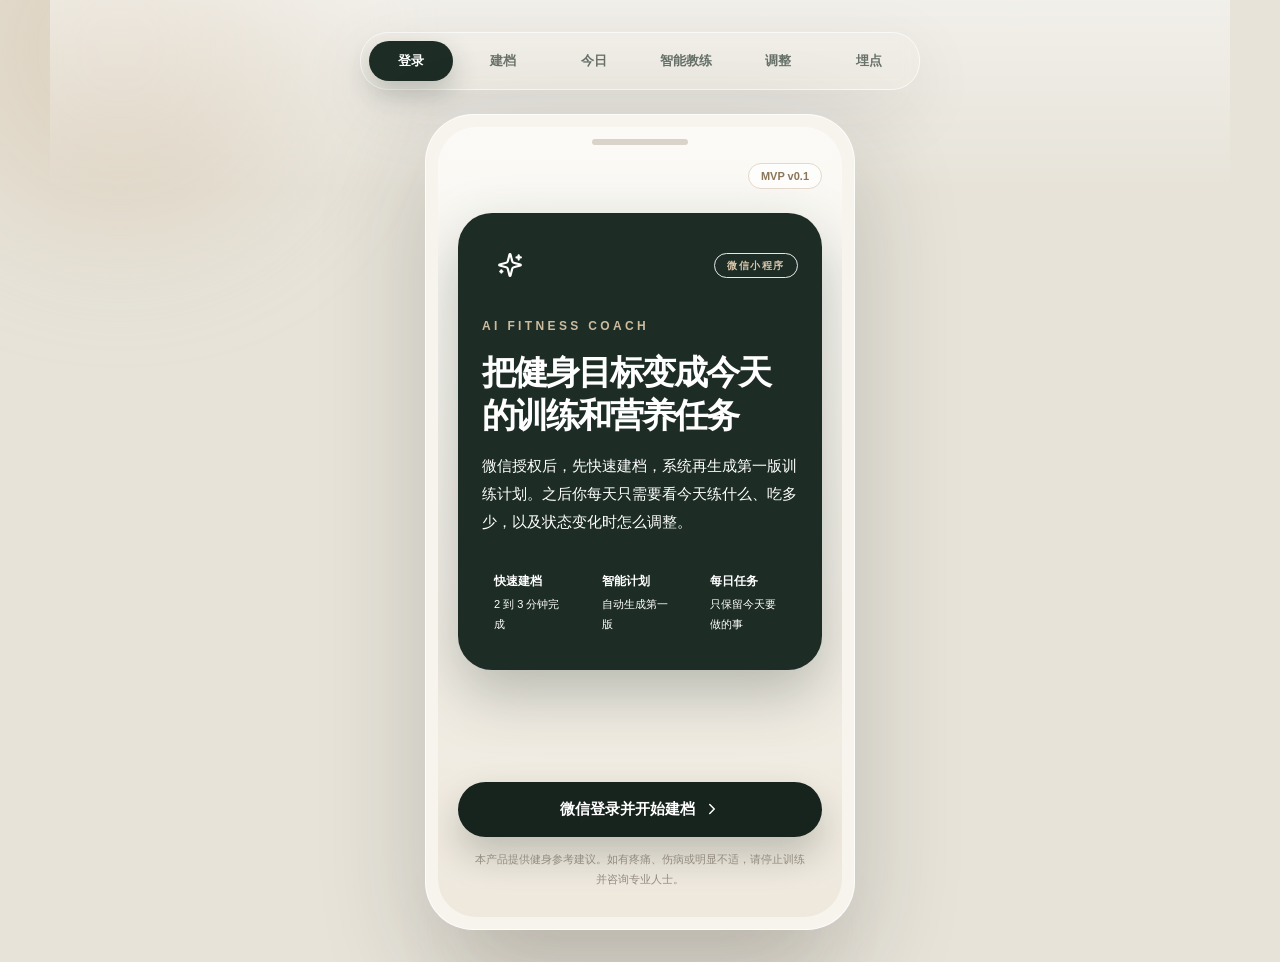
<file: fitness-prototype/index.html>
<!doctype html>
<html lang="zh-CN">
  <head>
    <meta charset="UTF-8" />
    <meta name="viewport" content="width=device-width, initial-scale=1.0" />
    <title>电商 AI 客服工作台</title>
    <script type="module" crossorigin src="./assets/main-us33CD3c.js"></script>
    <link rel="modulepreload" crossorigin href="./assets/styles-5Q-bwn3B.js">
    <link rel="stylesheet" crossorigin href="./assets/styles-BPwmDV9m.css">
  </head>
  <body>
    <div id="root"></div>
  </body>
</html>
</file>
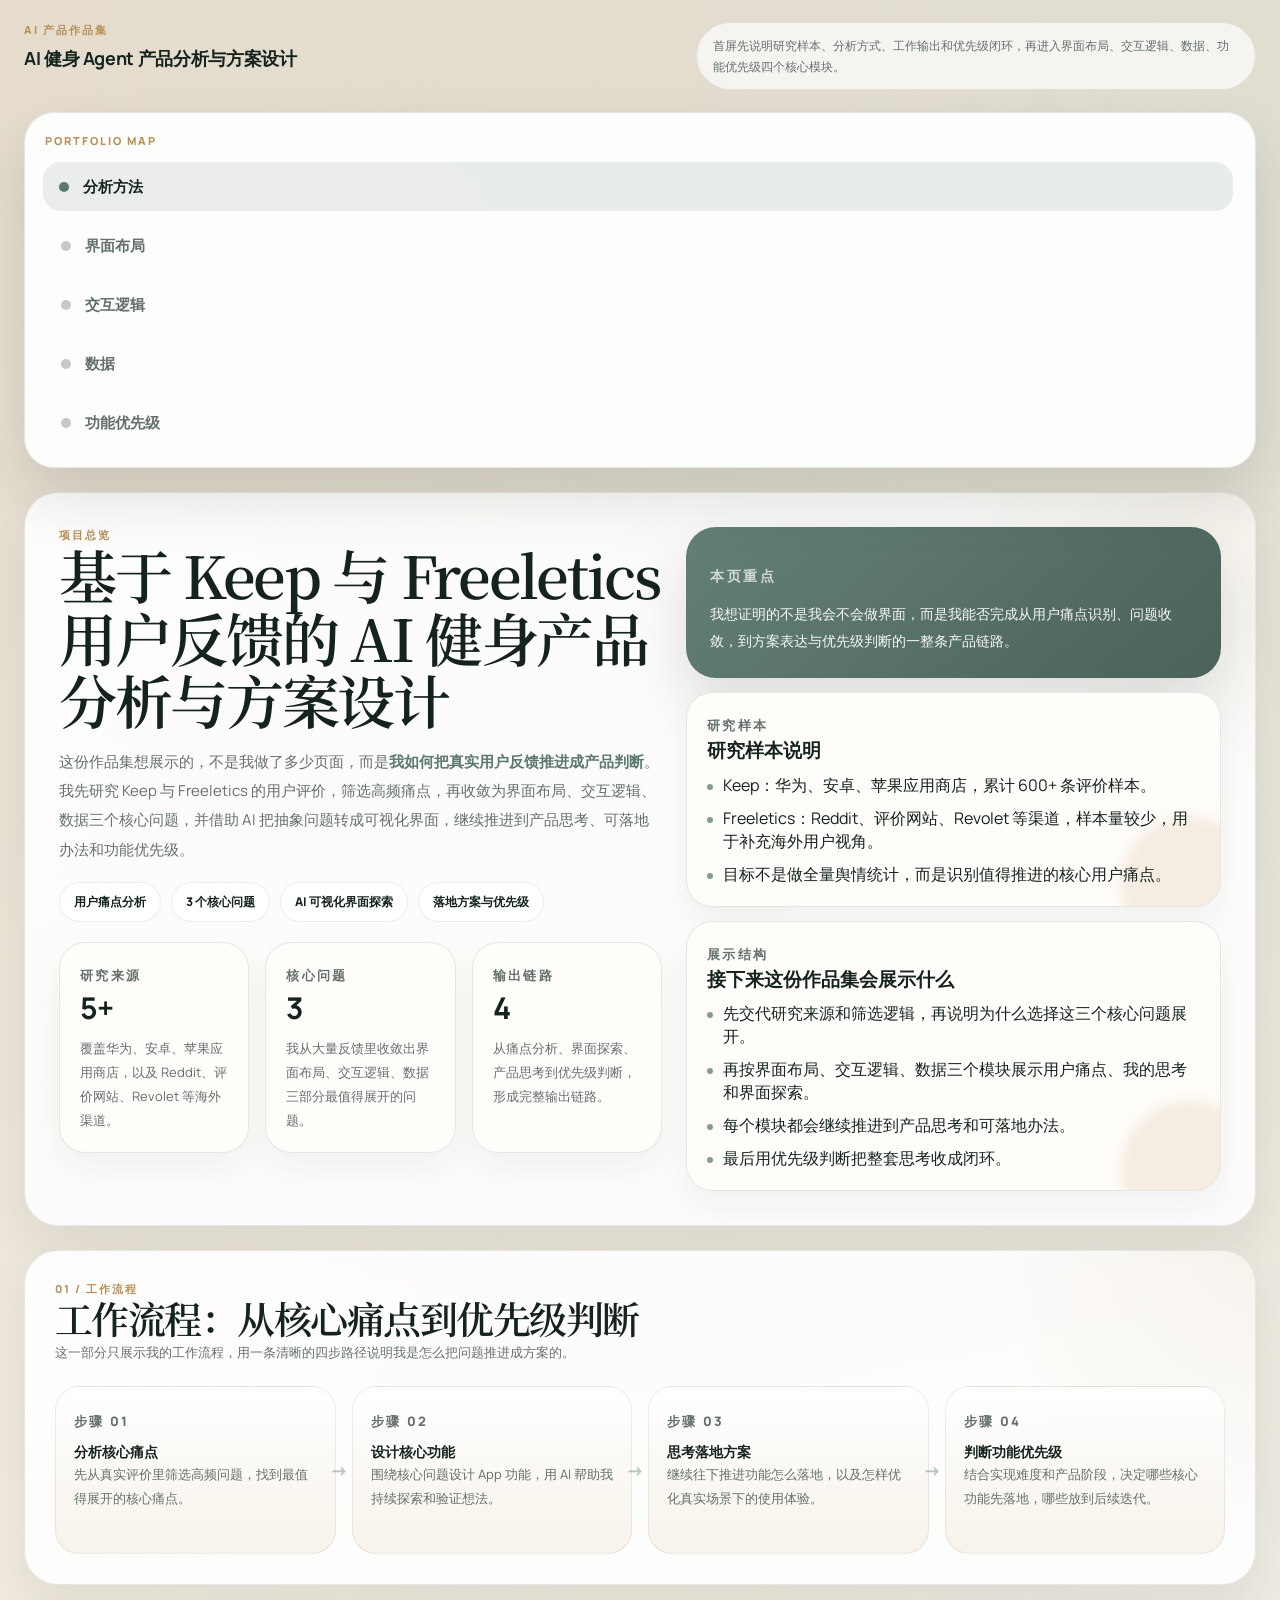
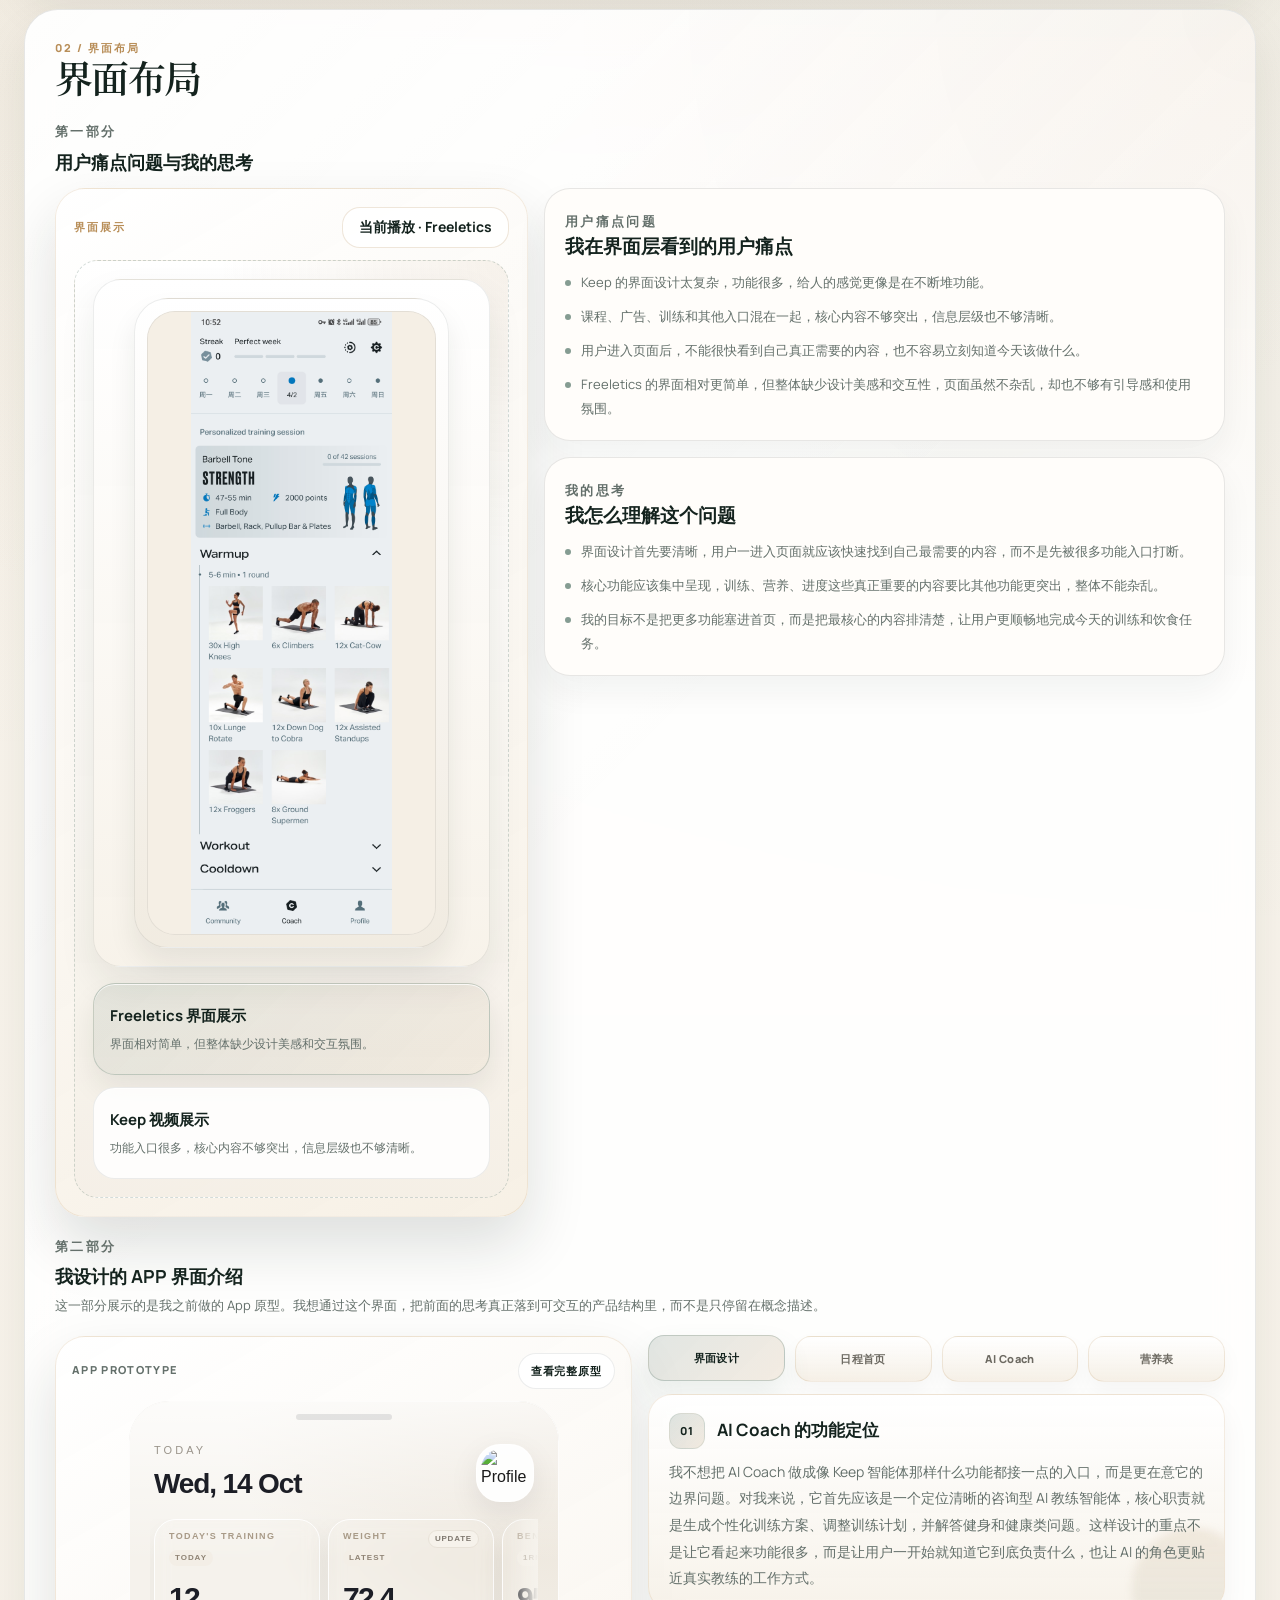
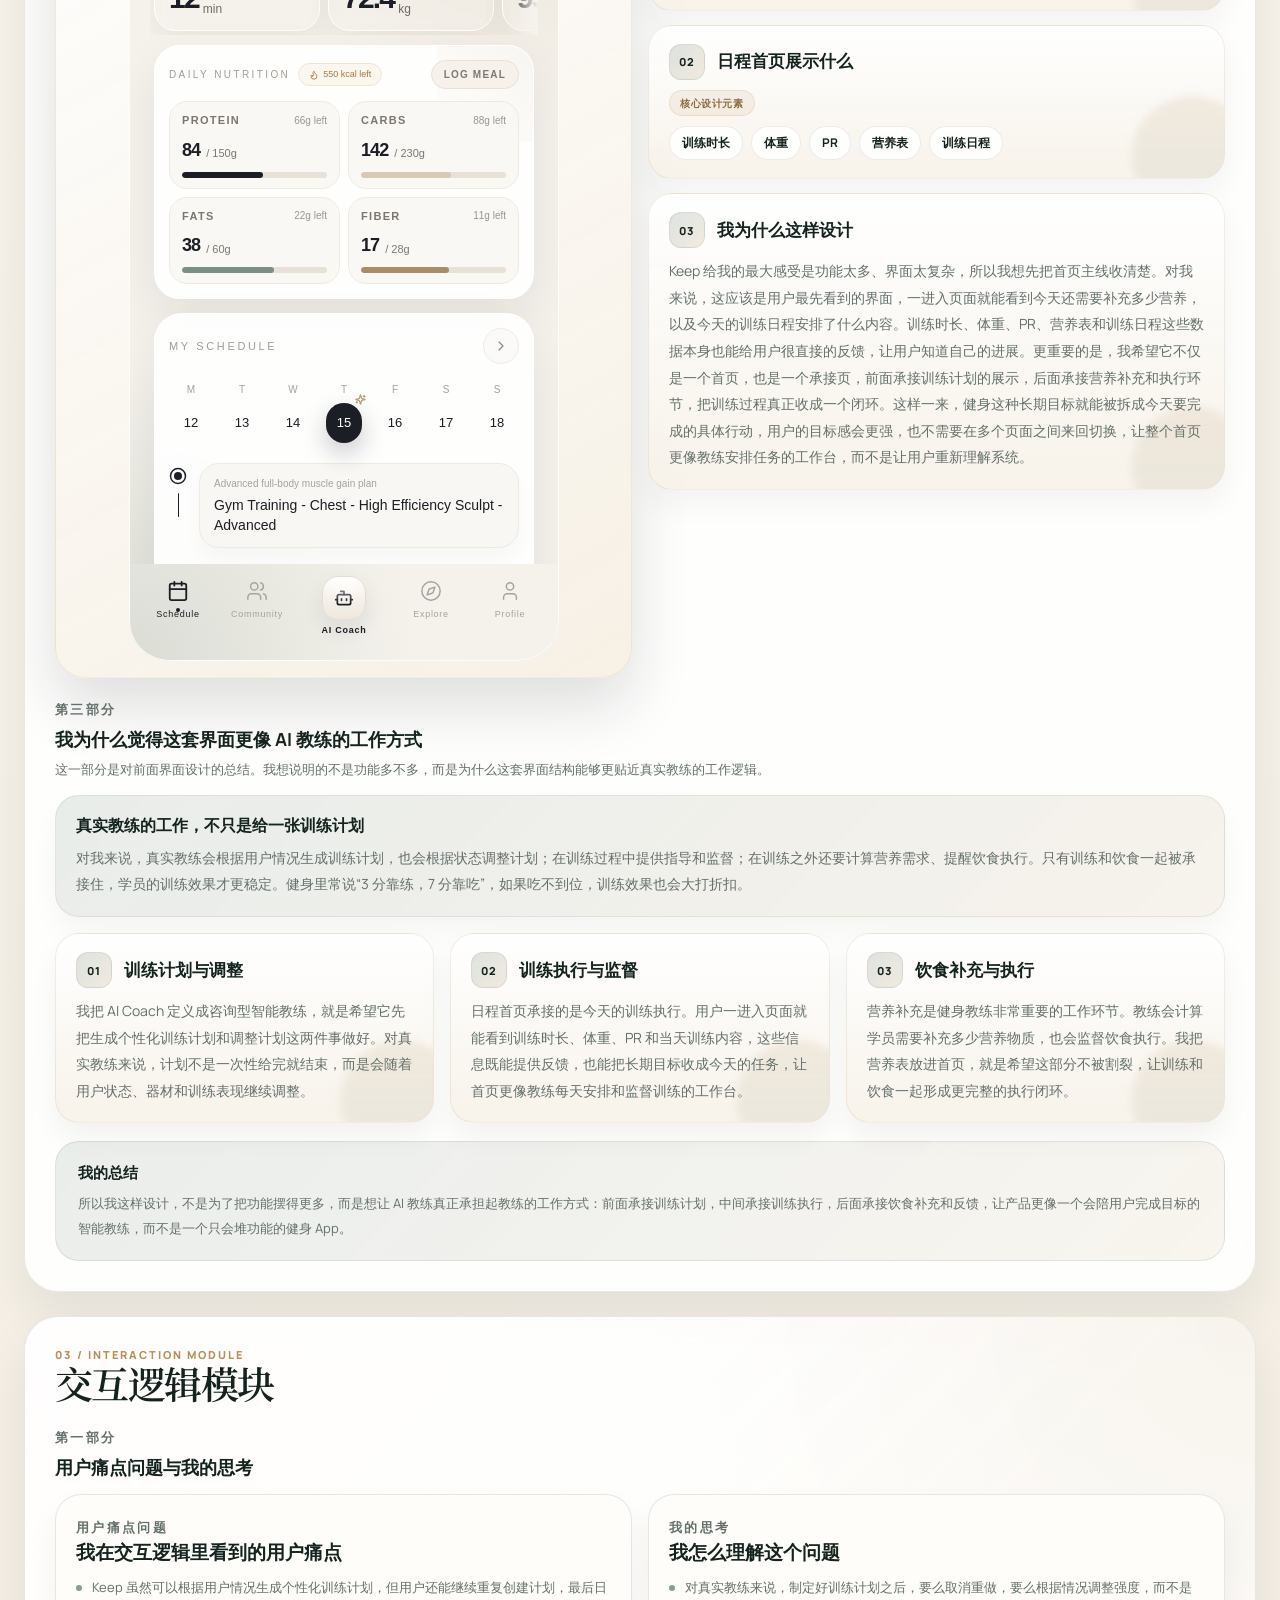
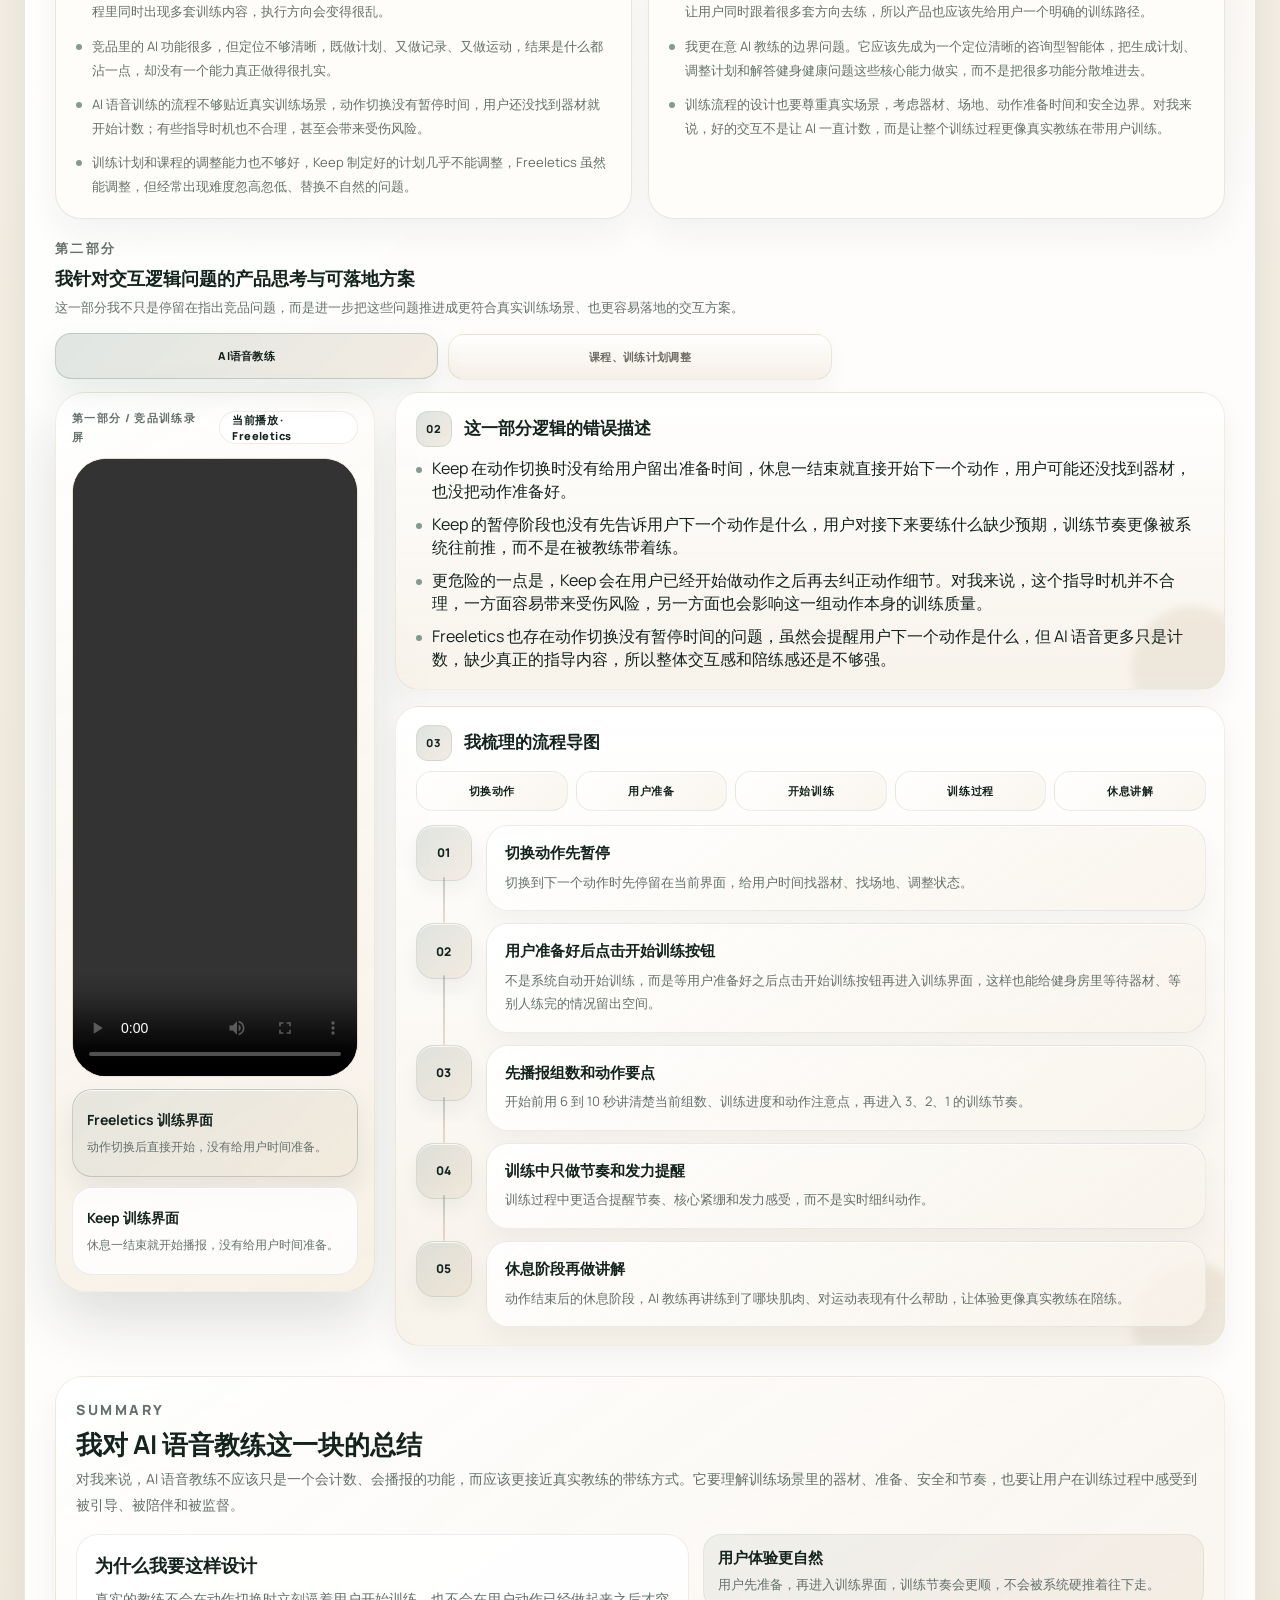
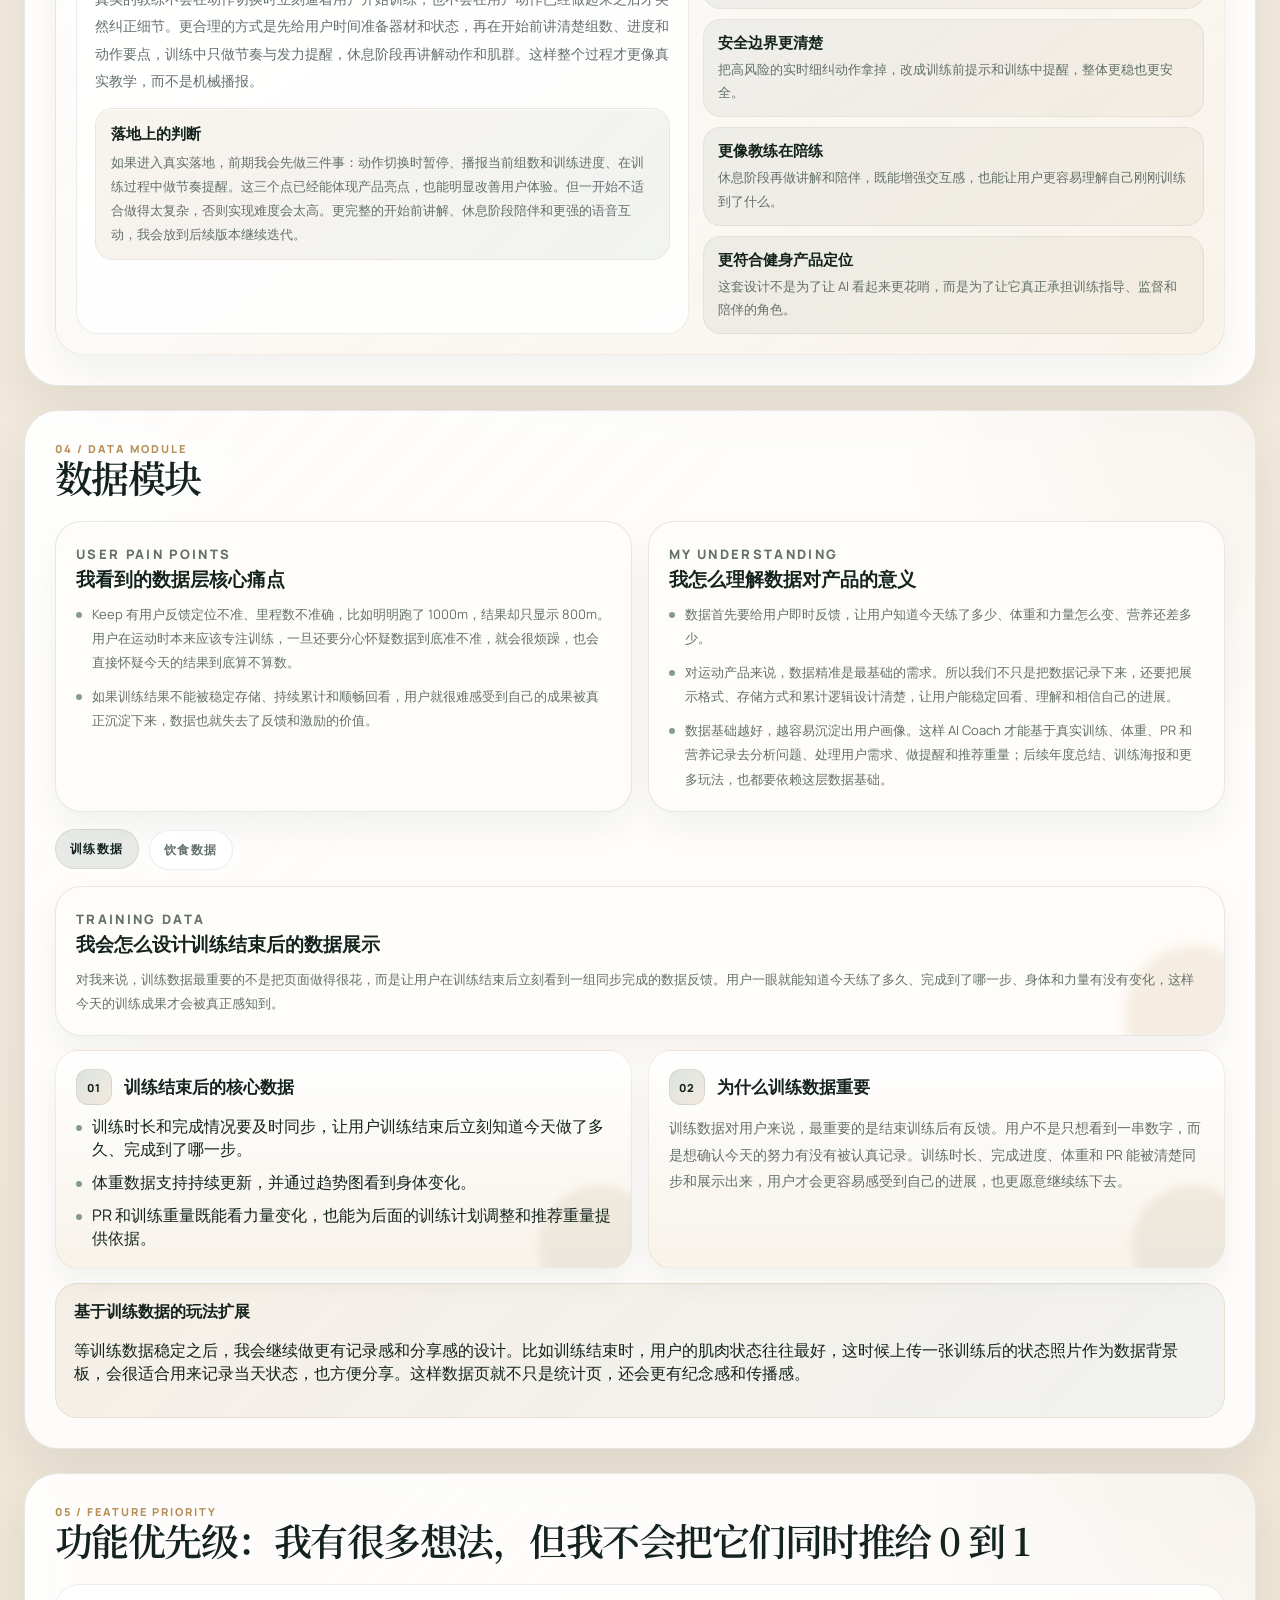
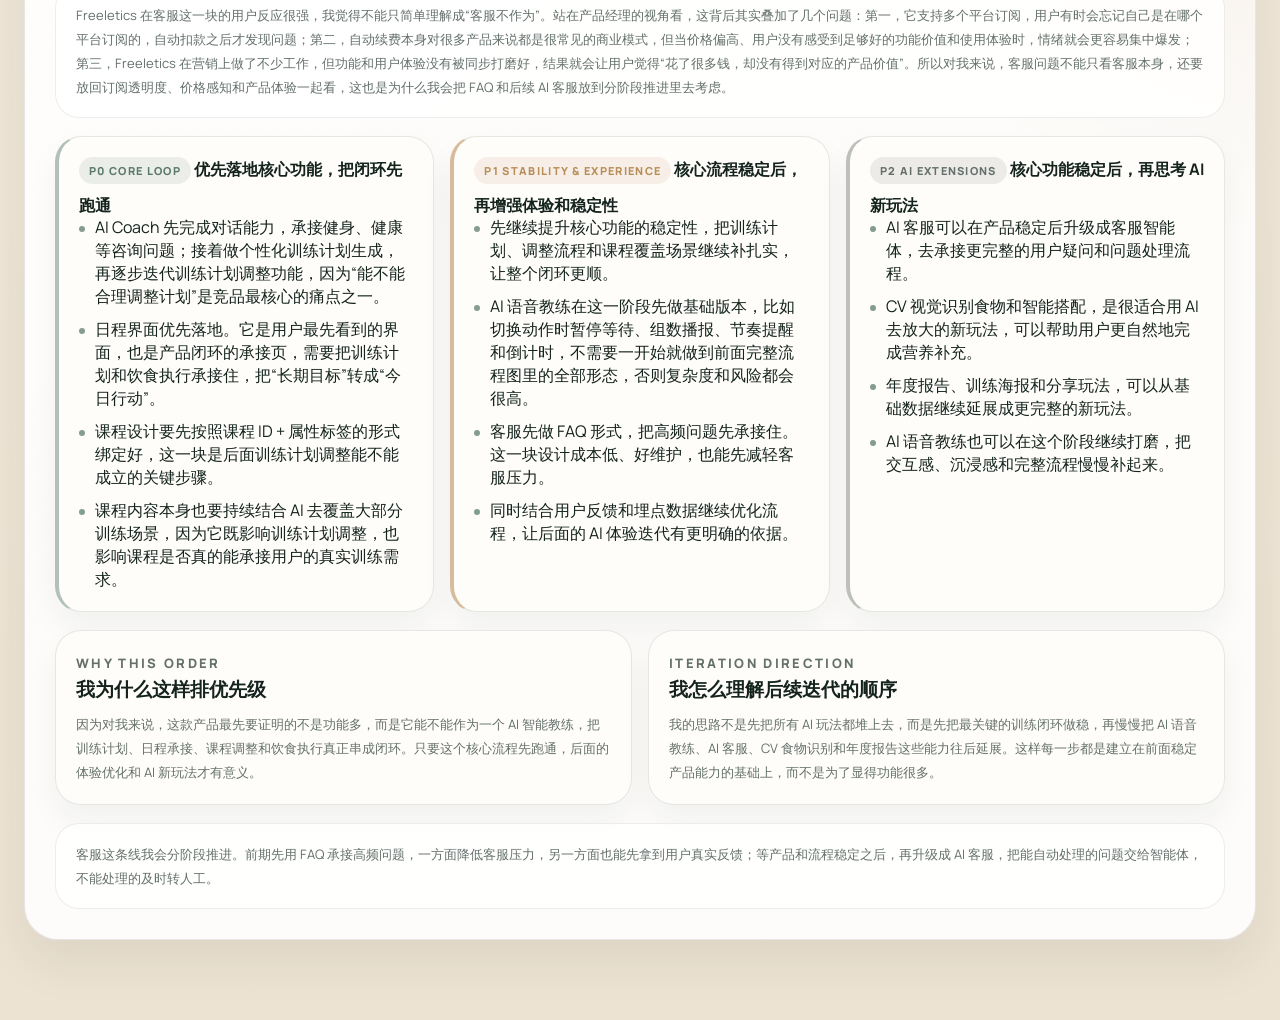
<file: ai-fitness-agent-portfolio.html>
<!DOCTYPE html>
<html lang="zh-CN">
<head>
  <meta charset="UTF-8">
  <meta name="viewport" content="width=device-width, initial-scale=1.0">
  <title>AI Fitness Agent 产品作品集</title>
  <link rel="preconnect" href="https://fonts.googleapis.com">
  <link rel="preconnect" href="https://fonts.gstatic.com" crossorigin>
  <link href="https://fonts.googleapis.com/css2?family=Manrope:wght@400;500;600;700;800&family=Noto+Serif+SC:wght@500;700&display=swap" rel="stylesheet">
  <style>
    :root {
      --bg: #f6f1e8;
      --bg-deep: #ede3d3;
      --panel: rgba(255,255,255,.88);
      --panel-solid: #fffdfa;
      --ink: #14231e;
      --muted: #64706b;
      --line: rgba(20,35,30,.1);
      --sage: #5b796d;
      --sand: #b88e58;
      --sage-soft: rgba(91,121,109,.12);
      --sand-soft: rgba(184,142,88,.14);
      --shadow: 0 22px 48px rgba(20,35,30,.08);
      --shadow-strong: 0 28px 60px rgba(20,35,30,.14);
    }
    * { box-sizing: border-box; }
    html { scroll-behavior: smooth; }
    body {
      margin: 0;
      color: var(--ink);
      font-family: "Manrope", "PingFang SC", "Microsoft YaHei", sans-serif;
      background:
        radial-gradient(circle at top left, rgba(184,142,88,.18), transparent 26%),
        radial-gradient(circle at top right, rgba(91,121,109,.15), transparent 28%),
        linear-gradient(180deg, #fbf7f0 0%, var(--bg) 44%, var(--bg-deep) 100%);
    }
    img { display: block; max-width: 100%; }
    a, button { font: inherit; color: inherit; }
    .page-shell { max-width: 1480px; margin: 0 auto; padding: 22px 24px 80px; }
    .topbar { display: flex; justify-content: space-between; align-items: flex-start; gap: 20px; margin-bottom: 22px; }
    .eyebrow, .section-tag, .card-kicker, .nav-label, .pill {
      margin: 0; font-size: 11px; font-weight: 800; letter-spacing: .18em; text-transform: uppercase; color: var(--sand);
    }
    .brand-title { margin: 8px 0 0; font-size: 18px; font-weight: 700; letter-spacing: -.02em; }
    .topbar-note {
      max-width: 560px; padding: 12px 16px; border: 1px solid rgba(184,142,88,.22); border-radius: 999px;
      background: rgba(255,255,255,.68); color: var(--muted); font-size: 12px; line-height: 1.75;
    }
    .layout { display: grid; grid-template-columns: minmax(0,1fr) 300px; gap: 24px; }
    .content { min-width: 0; display: grid; gap: 24px; }
    .section {
      position: relative; overflow: hidden; padding: 30px; border-radius: 34px; border: 1px solid var(--line);
      background: var(--panel); box-shadow: var(--shadow); backdrop-filter: blur(18px);
    }
    .section::before {
      content: ""; position: absolute; inset: 0;
      background: linear-gradient(135deg, rgba(255,255,255,.46), transparent 34%), radial-gradient(circle at top right, rgba(184,142,88,.09), transparent 22%);
      pointer-events: none;
    }
    .section > * { position: relative; z-index: 1; }
    .hero { padding: 34px; }
    .hero-grid, .analysis-grid, .module-top, .panel-layout, .priority-grid, .footer-grid, .hero-stats, .source-grid, .three-grid, .two-grid, .mini-grid, .process-strip, .split-note, .flow-grid, .evidence-row {
      display: grid; gap: 16px;
    }
    .hero-grid { grid-template-columns: minmax(0,1.06fr) minmax(380px,.94fr); align-items: start; gap: 24px; }
    .analysis-grid, .module-top, .panel-layout, .footer-grid, .two-grid, .source-grid, .split-note { grid-template-columns: repeat(2, minmax(0,1fr)); }
    .hero-stats, .three-grid, .mini-grid, .priority-grid, .flow-grid, .evidence-row { grid-template-columns: repeat(3, minmax(0,1fr)); }
    .process-strip { grid-template-columns: repeat(4, minmax(0,1fr)); }
    .hero-title, .section-head h2 {
      margin: 0; font-family: "Noto Serif SC", "Songti SC", serif; font-weight: 600; letter-spacing: -.04em; color: var(--ink);
    }
    .hero-title { font-size: clamp(34px,4.6vw,58px); line-height: 1.08; }
    .hero-subtitle, .section-head p, .card p, .card li, .summary-block p, .metric-card p, .priority-band p, .note-card p, .step-card p, .footer-card p, .image-caption p, .step-chip p {
      margin: 0; color: var(--muted); font-size: 13px; line-height: 1.85;
    }
    .hero-subtitle { margin-top: 16px; max-width: 860px; font-size: 15px; line-height: 1.95; }
    .section-head { display: flex; justify-content: space-between; align-items: flex-end; gap: 18px; margin-bottom: 22px; }
    .section-head h2 { font-size: clamp(26px,3vw,38px); line-height: 1.12; }
    .chips, .tab-buttons, .priority-stack, .note-stack { display: grid; gap: 14px; }
    .priority-stack { align-content: start; align-self: start; }
    .chips { display: flex; flex-wrap: wrap; gap: 10px; margin-top: 18px; }
    .chip, .tab-button {
      padding: 10px 14px; border-radius: 999px; background: rgba(255,255,255,.88); border: 1px solid rgba(20,35,30,.08);
      font-size: 12px; font-weight: 800;
    }
    .tab-buttons { display: flex; flex-wrap: wrap; gap: 10px; }
    .tab-button { color: var(--muted); letter-spacing: .12em; text-transform: uppercase; cursor: pointer; transition: .18s ease; }
    .tab-button:hover, .tab-button.active { color: var(--ink); background: rgba(91,121,109,.14); transform: translateY(-1px); }
    .card, .metric-card, .summary-block, .priority-band, .note-card, .step-card, .footer-card {
      padding: 20px; background: var(--panel-solid); border: 1px solid var(--line); border-radius: 26px; box-shadow: 0 16px 32px rgba(20,35,30,.05);
    }
    .mockup-card, .image-card {
      overflow: hidden; border-radius: 30px; border: 1px solid rgba(184,142,88,.16);
      background: linear-gradient(150deg, rgba(255,255,255,.98), rgba(246,239,227,.92)); box-shadow: var(--shadow-strong);
    }
    .mockup-card { padding: 18px; }
    .mockup-card img, .image-card img { width: 100%; border-radius: 22px; }
    .prototype-shell {
      padding: 16px;
      border-radius: 30px;
      border: 1px solid rgba(184,142,88,.16);
      background: linear-gradient(150deg, rgba(255,255,255,.98), rgba(246,239,227,.92));
      box-shadow: var(--shadow-strong);
    }
    .prototype-bar {
      display: flex;
      align-items: center;
      justify-content: space-between;
      gap: 12px;
      margin-bottom: 12px;
    }
    .prototype-bar p {
      margin: 0;
      color: var(--muted);
      font-size: 11px;
      line-height: 1.7;
      letter-spacing: .12em;
      text-transform: uppercase;
      font-weight: 800;
    }
    .prototype-link {
      display: inline-flex;
      align-items: center;
      justify-content: center;
      padding: 9px 12px;
      border-radius: 999px;
      border: 1px solid rgba(20,35,30,.08);
      background: rgba(255,255,255,.92);
      font-size: 11px;
      font-weight: 800;
      letter-spacing: .08em;
      text-transform: uppercase;
      text-decoration: none;
      color: var(--ink);
    }
    .prototype-viewport {
      position: relative;
      width: min(100%, 430px);
      margin: 0 auto;
      aspect-ratio: 430 / 860;
      border-radius: 40px;
      overflow: hidden;
      background: transparent;
      border: 0;
      box-shadow: none;
    }
    .prototype-frame {
      display: block;
      width: 100%;
      height: 100%;
      border: 0;
      background: transparent;
    }
    .layout-insight-grid {
      display: grid;
      grid-template-columns: minmax(320px, .82fr) minmax(0, 1.18fr);
      gap: 16px;
      align-items: stretch;
    }
    .layout-insight-visual {
      padding: 18px;
      border-radius: 30px;
      border: 1px solid rgba(184,142,88,.16);
      background: linear-gradient(150deg, rgba(255,255,255,.98), rgba(246,239,227,.92));
      box-shadow: var(--shadow-strong);
    }
    .layout-insight-frame {
      min-height: 420px;
      border-radius: 24px;
      border: 1px dashed rgba(91,121,109,.26);
      background:
        radial-gradient(circle at top right, rgba(184,142,88,.12), transparent 28%),
        linear-gradient(180deg, rgba(255,255,255,.96), rgba(244,239,230,.92));
      display: grid;
      place-items: center;
      padding: 24px;
      text-align: center;
    }
    .layout-insight-placeholder {
      max-width: 280px;
      display: grid;
      gap: 12px;
      justify-items: center;
    }
    .layout-insight-placeholder-badge {
      width: 64px;
      height: 64px;
      border-radius: 20px;
      display: grid;
      place-items: center;
      background: linear-gradient(135deg, rgba(91,121,109,.16), rgba(184,142,88,.16));
      color: var(--sage);
      font-size: 24px;
      font-weight: 800;
      box-shadow: 0 14px 30px rgba(20,35,30,.08);
    }
    .layout-insight-placeholder strong {
      display: block;
      font-size: 20px;
      line-height: 1.35;
      color: var(--ink);
    }
    .layout-insight-placeholder p {
      margin: 0;
      color: var(--muted);
      font-size: 13px;
      line-height: 1.85;
    }
    .layout-insight-notes {
      display: grid;
      gap: 16px;
      align-content: start;
    }
    .layout-visual-topline {
      display: flex;
      align-items: center;
      justify-content: space-between;
      gap: 12px;
      margin-bottom: 12px;
    }
    .layout-visual-status {
      flex-shrink: 0;
      min-height: 40px;
      padding: 10px 16px;
      border-radius: 18px;
      border: 1px solid rgba(184,142,88,.22);
      background: rgba(255,255,255,.82);
      color: var(--ink);
      font-size: 14px;
      line-height: 1.35;
      font-weight: 700;
      box-shadow: inset 0 1px 0 rgba(255,255,255,.74);
    }
    .layout-media-shell {
      min-height: 420px;
      border-radius: 24px;
      border: 1px dashed rgba(91,121,109,.26);
      background:
        radial-gradient(circle at top right, rgba(184,142,88,.12), transparent 28%),
        linear-gradient(180deg, rgba(255,255,255,.96), rgba(244,239,230,.92));
      padding: 18px;
      display: grid;
      gap: 16px;
      align-content: start;
    }
    .layout-media-stage {
      padding: 18px;
      border-radius: 28px;
      background: linear-gradient(180deg, rgba(255,255,255,.98), rgba(247,242,233,.96));
      border: 1px solid rgba(20,35,30,.08);
      box-shadow: 0 18px 36px rgba(20,35,30,.08);
      display: grid;
      justify-items: center;
    }
    .layout-media-phone {
      width: min(100%, 315px);
      border-radius: 34px;
      padding: 12px;
      background: linear-gradient(180deg, rgba(255,255,255,.94), rgba(240,234,224,.94));
      border: 1px solid rgba(20,35,30,.08);
      box-shadow: inset 0 1px 0 rgba(255,255,255,.76), 0 16px 28px rgba(20,35,30,.08);
    }
    .layout-media-screen {
      overflow: hidden;
      border-radius: 28px;
      background: #f5efe5;
      border: 1px solid rgba(20,35,30,.08);
      min-height: 560px;
      display: grid;
      place-items: center;
    }
    .layout-stage-media {
      width: 100%;
      height: 100%;
      display: none;
      object-fit: contain;
      background: #f5efe5;
    }
    .layout-stage-media.active {
      display: block;
    }
    .layout-stage-media.layout-stage-video {
      aspect-ratio: 9 / 19.5;
      min-height: 560px;
    }
    .layout-stage-media.layout-stage-image {
      aspect-ratio: 9 / 19.5;
      min-height: 560px;
      object-position: center top;
    }
    .layout-source-grid {
      display: grid;
      gap: 12px;
    }
    .layout-source-button {
      width: 100%;
      min-height: 92px;
      padding: 16px 16px 15px;
      border-radius: 22px;
      border: 1px solid rgba(20,35,30,.08);
      background: rgba(255,255,255,.86);
      box-shadow: inset 0 1px 0 rgba(255,255,255,.72);
      display: grid;
      gap: 6px;
      align-content: center;
      text-align: left;
      cursor: pointer;
      transition: transform .24s ease, border-color .24s ease, box-shadow .24s ease, background .24s ease;
    }
    .layout-source-button:hover {
      transform: translateY(-2px);
      border-color: rgba(91,121,109,.22);
      box-shadow: 0 12px 24px rgba(20,35,30,.08), inset 0 1px 0 rgba(255,255,255,.74);
    }
    .layout-source-button.active {
      border-color: rgba(91,121,109,.28);
      background: linear-gradient(135deg, rgba(91,121,109,.12), rgba(184,142,88,.08));
      box-shadow: 0 14px 28px rgba(20,35,30,.08), inset 0 1px 0 rgba(255,255,255,.76);
    }
    .layout-source-button strong {
      color: var(--ink);
      font-size: 15px;
      line-height: 1.45;
    }
    .layout-source-button span {
      color: var(--muted);
      font-size: 12px;
      line-height: 1.75;
    }
    .card h3, .summary-block h3, .priority-band strong, .note-card h3, .step-card h3, .footer-card h3, .image-caption strong, .module-highlight strong {
      margin: 0 0 10px; color: var(--ink); line-height: 1.42;
    }
    .metric-card strong { display: block; margin: 0 0 8px; font-size: 30px; letter-spacing: -.03em; }
    .hero-quote {
      padding: 24px; border-radius: 30px; background: linear-gradient(140deg, rgba(91,121,109,.95), rgba(61,86,77,.93)); box-shadow: var(--shadow-strong);
    }
    .hero-quote .card-kicker { color: rgba(255,255,255,.72); }
    .hero-quote p { margin: 12px 0 0; font-size: 14px; line-height: 1.88; color: rgba(255,255,255,.96); }
    .summary-block { position: relative; overflow: hidden; }
    .summary-block::before {
      content: ""; position: absolute; inset: auto -40px -50px auto; width: 140px; height: 140px; border-radius: 50%; background: var(--sand-soft);
      filter: blur(6px); pointer-events: none;
    }
    .summary-block > * { position: relative; z-index: 1; }
    .list { margin: 0; padding: 0; list-style: none; display: grid; gap: 10px; }
    .list li { position: relative; padding-left: 16px; }
    .list li::before {
      content: ""; position: absolute; left: 0; top: 10px; width: 6px; height: 6px; border-radius: 999px; background: rgba(91,121,109,.74);
    }
    .accent { color: var(--sage); font-weight: 800; }
    .logo-row { display: flex; align-items: center; gap: 12px; margin-bottom: 14px; }
    .logo-row img { width: 44px; height: 44px; border-radius: 14px; border: 1px solid var(--line); object-fit: cover; }
    .logo-row strong { font-size: 18px; }
    .step-chip { padding: 16px; border-radius: 18px; background: rgba(255,255,255,.76); border: 1px solid rgba(20,35,30,.08); }
    .step-chip strong { display: block; margin-top: 8px; font-size: 14px; line-height: 1.5; }
    .process-strip .step-chip { position: relative; overflow: visible; }
    .process-strip .step-chip:not(:last-child)::after {
      content: "→"; position: absolute; right: -13px; top: 50%; transform: translateY(-50%);
      font-size: 18px; font-weight: 800; color: rgba(91,121,109,.42);
    }
    .workflow-only { margin-top: 14px; }
    .workflow-only .step-chip {
      min-height: 168px; padding: 22px 18px;
      background: linear-gradient(180deg, rgba(255,255,255,.98), rgba(247,242,233,.94));
      border-radius: 24px;
    }
    .workflow-only .pill { color: var(--muted); }
    .workflow-band {
      margin-top: 18px; padding: 20px 22px; border-radius: 24px;
      background: linear-gradient(135deg, rgba(91,121,109,.12), rgba(184,142,88,.08));
      border: 1px solid rgba(91,121,109,.14);
    }
    .workflow-band strong { display: block; margin-bottom: 8px; font-size: 15px; color: var(--ink); }
    .workflow-band p { margin: 0; color: var(--muted); font-size: 13px; line-height: 1.85; }
    .tabs { margin-top: 18px; display: grid; gap: 16px; align-content: start; }
    .tab-panel { display: none; }
    .tab-panel.active { display: block; }
    .prototype-tabs { margin-top: 0; gap: 12px; align-content: start; }
    .prototype-tabs .tab-buttons {
      display: grid;
      grid-template-columns: repeat(4, minmax(0, 1fr));
      gap: 10px;
      align-items: start;
    }
    .prototype-tabs .tab-button {
      display: inline-flex;
      align-items: center;
      justify-content: center;
      height: 46px;
      min-height: 46px;
      padding: 0 14px;
      border-radius: 16px;
      border: 1px solid rgba(184,142,88,.18);
      background: linear-gradient(180deg, rgba(255,255,255,.98), rgba(245,239,229,.94));
      box-shadow: 0 10px 22px rgba(20,35,30,.04);
      color: #6d6a62;
      font-size: 11px;
      font-weight: 800;
      letter-spacing: .03em;
      line-height: 1;
      text-transform: none;
      text-align: center;
      white-space: nowrap;
    }
    .prototype-tabs .tab-button:hover {
      transform: translateY(-1px);
      border-color: rgba(91,121,109,.24);
      color: var(--ink);
    }
    .prototype-tabs .tab-button.active {
      background: linear-gradient(135deg, rgba(91,121,109,.18), rgba(184,142,88,.16));
      border-color: rgba(91,121,109,.28);
      color: var(--ink);
      box-shadow: 0 14px 28px rgba(91,121,109,.12);
    }
    .interaction-tabs .tab-buttons {
      grid-template-columns: repeat(3, minmax(0, 1fr));
    }
    .interaction-tabs .tab-button {
      white-space: normal;
      line-height: 1.2;
      padding: 0 10px;
    }
    .prototype-tabs .tab-panel.active { display: grid; gap: 12px; }
    .design-story {
      display: grid;
      gap: 14px;
    }
    .design-story-card {
      position: relative;
      overflow: hidden;
      padding: 18px 18px 18px 20px;
      border-radius: 24px;
      border: 1px solid rgba(184,142,88,.16);
      background: linear-gradient(180deg, rgba(255,255,255,.98), rgba(247,242,233,.94));
      box-shadow: 0 14px 28px rgba(20,35,30,.05);
    }
    .design-story-card::before {
      content: "";
      position: absolute;
      right: -28px;
      bottom: -38px;
      width: 120px;
      height: 120px;
      border-radius: 999px;
      background: linear-gradient(180deg, rgba(184,142,88,.14), rgba(91,121,109,.08));
      filter: blur(4px);
      pointer-events: none;
    }
    .design-story-head {
      position: relative;
      z-index: 1;
      display: flex;
      align-items: center;
      gap: 12px;
      margin-bottom: 10px;
    }
    .design-story-num {
      width: 36px;
      height: 36px;
      border-radius: 12px;
      display: inline-flex;
      align-items: center;
      justify-content: center;
      background: linear-gradient(135deg, rgba(91,121,109,.2), rgba(184,142,88,.16));
      border: 1px solid rgba(91,121,109,.14);
      color: var(--ink);
      font-size: 11px;
      font-weight: 800;
      letter-spacing: .08em;
    }
    .design-story-head h3 {
      margin: 0;
      font-size: 17px;
      line-height: 1.35;
      color: var(--ink);
    }
    .design-story-card p {
      position: relative;
      z-index: 1;
      margin: 0;
      color: var(--muted);
      font-size: 14px;
      line-height: 1.9;
    }
    .design-story-card .list {
      position: relative;
      z-index: 1;
    }
    .design-elements-label {
      position: relative;
      z-index: 1;
      display: inline-flex;
      align-items: center;
      min-height: 26px;
      padding: 0 10px;
      border-radius: 999px;
      background: rgba(184,142,88,.1);
      border: 1px solid rgba(184,142,88,.18);
      color: #8a6a3f;
      font-size: 10px;
      font-weight: 800;
      letter-spacing: .06em;
    }
    .design-elements-grid {
      position: relative;
      z-index: 1;
      margin-top: 10px;
      display: flex;
      flex-wrap: wrap;
      gap: 8px;
    }
    .design-element {
      min-height: 34px;
      padding: 0 12px;
      border-radius: 999px;
      border: 1px solid rgba(20,35,30,.08);
      background: rgba(255,255,255,.84);
      box-shadow: inset 0 1px 0 rgba(255,255,255,.7);
      display: inline-flex;
      align-items: center;
      color: var(--ink);
      font-size: 12px;
      font-weight: 700;
      line-height: 1;
      white-space: nowrap;
    }
    .attr-label-strip {
      position: relative;
      z-index: 1;
      margin-top: 12px;
      display: flex;
      flex-wrap: wrap;
      gap: 8px;
    }
    .attr-label {
      min-height: 34px;
      padding: 0 12px;
      border-radius: 999px;
      border: 1px solid rgba(91,121,109,.12);
      background: linear-gradient(135deg, rgba(91,121,109,.1), rgba(184,142,88,.08));
      box-shadow: inset 0 1px 0 rgba(255,255,255,.72);
      display: inline-flex;
      align-items: center;
      color: var(--ink);
      font-size: 12px;
      font-weight: 800;
      line-height: 1;
      white-space: nowrap;
    }
    .course-persona-grid {
      position: relative;
      z-index: 1;
      margin-top: 14px;
      display: grid;
      grid-template-columns: repeat(2, minmax(0, 1fr));
      gap: 10px;
    }
    .course-persona {
      padding: 12px 13px;
      border-radius: 18px;
      border: 1px solid rgba(20,35,30,.08);
      background: rgba(255,255,255,.84);
      box-shadow: inset 0 1px 0 rgba(255,255,255,.74);
    }
    .course-persona-head {
      display: flex;
      align-items: center;
      gap: 10px;
      margin-bottom: 6px;
    }
    .course-persona-badge {
      width: 28px;
      height: 28px;
      border-radius: 10px;
      display: inline-flex;
      align-items: center;
      justify-content: center;
      background: linear-gradient(135deg, rgba(91,121,109,.16), rgba(184,142,88,.14));
      border: 1px solid rgba(91,121,109,.12);
      color: var(--ink);
      font-size: 10px;
      font-weight: 800;
      letter-spacing: .08em;
      flex: 0 0 auto;
    }
    .course-persona strong {
      display: block;
      margin: 0;
      color: var(--ink);
      font-size: 14px;
      line-height: 1.4;
    }
    .course-persona p {
      margin: 0;
      color: var(--muted);
      font-size: 12px;
      line-height: 1.75;
    }
    .design-proof {
      margin-top: 4px;
      padding: 18px 20px;
      border-radius: 24px;
      background: linear-gradient(135deg, rgba(91,121,109,.13), rgba(184,142,88,.1));
      border: 1px solid rgba(91,121,109,.12);
      box-shadow: 0 14px 28px rgba(20,35,30,.04);
    }
    .design-proof strong {
      display: block;
      margin-bottom: 8px;
      font-size: 16px;
      color: var(--ink);
    }
    .design-proof p {
      margin: 0;
      color: var(--muted);
      font-size: 14px;
      line-height: 1.9;
    }
    .voice-layout {
      display: grid;
      grid-template-columns: minmax(280px, 320px) minmax(0, 1fr);
      gap: 20px;
      align-items: start;
    }
    .voice-media-shell {
      padding: 16px;
      border-radius: 30px;
      border: 1px solid rgba(184,142,88,.16);
      background: linear-gradient(150deg, rgba(255,255,255,.98), rgba(246,239,227,.92));
      box-shadow: var(--shadow-strong);
    }
    .voice-media-head {
      display: flex;
      align-items: center;
      justify-content: space-between;
      gap: 12px;
      margin-bottom: 12px;
    }
    .voice-media-head p {
      margin: 0;
      color: var(--muted);
      font-size: 11px;
      line-height: 1.7;
      letter-spacing: .12em;
      text-transform: uppercase;
      font-weight: 800;
    }
    .voice-media-badge {
      display: inline-flex;
      align-items: center;
      justify-content: center;
      min-height: 32px;
      padding: 0 12px;
      border-radius: 999px;
      border: 1px solid rgba(184,142,88,.18);
      background: rgba(255,255,255,.92);
      color: var(--ink);
      font-size: 11px;
      font-weight: 800;
      letter-spacing: .04em;
    }
    .voice-media-stage {
      width: min(100%, 290px);
      margin: 0 auto;
      aspect-ratio: 390 / 844;
      border-radius: 34px;
      overflow: hidden;
      border: 1px solid rgba(184,142,88,.18);
      background: linear-gradient(180deg, rgba(250,247,241,.98), rgba(238,232,221,.95));
      position: relative;
      box-shadow: inset 0 1px 0 rgba(255,255,255,.7);
    }
    .voice-media-video {
      display: block;
      width: 100%;
      height: 100%;
      object-fit: cover;
      background: #121212;
    }
    .voice-media-placeholder {
      position: absolute;
      inset: 0;
      display: grid;
      place-items: center;
      padding: 28px;
      text-align: center;
      background:
        radial-gradient(circle at 50% 14%, rgba(20,35,30,.14) 0, rgba(20,35,30,.14) 12px, transparent 13px),
        linear-gradient(180deg, rgba(255,255,255,.22), rgba(255,255,255,0));
    }
    .voice-placeholder-inner {
      display: grid;
      gap: 12px;
      width: min(100%, 280px);
      justify-items: center;
    }
    .voice-play-icon {
      width: 64px;
      height: 64px;
      border-radius: 999px;
      display: inline-flex;
      align-items: center;
      justify-content: center;
      background: linear-gradient(135deg, rgba(91,121,109,.2), rgba(184,142,88,.18));
      border: 1px solid rgba(91,121,109,.16);
      color: var(--ink);
      font-size: 24px;
      box-shadow: 0 18px 28px rgba(20,35,30,.08);
    }
    .voice-placeholder-inner strong {
      color: var(--ink);
      font-size: 20px;
      line-height: 1.35;
    }
    .voice-placeholder-inner p {
      margin: 0;
      color: var(--muted);
      font-size: 13px;
      line-height: 1.85;
    }
    .voice-source-grid {
      width: min(100%, 290px);
      margin: 12px auto 0;
      display: grid;
      gap: 10px;
    }
    .voice-source-button {
      width: 100%;
      min-height: 88px;
      padding: 14px 14px 13px;
      border-radius: 20px;
      border: 1px solid rgba(20,35,30,.08);
      background: rgba(255,255,255,.82);
      box-shadow: inset 0 1px 0 rgba(255,255,255,.7);
      display: grid;
      gap: 6px;
      align-content: center;
      text-align: left;
      cursor: pointer;
      transition: transform .24s ease, border-color .24s ease, box-shadow .24s ease, background .24s ease;
    }
    .voice-source-button:hover {
      transform: translateY(-2px);
      border-color: rgba(91,121,109,.22);
      box-shadow: 0 12px 24px rgba(20,35,30,.08), inset 0 1px 0 rgba(255,255,255,.72);
    }
    .voice-source-button.active {
      border-color: rgba(91,121,109,.28);
      background: linear-gradient(135deg, rgba(91,121,109,.12), rgba(184,142,88,.08));
      box-shadow: 0 14px 28px rgba(20,35,30,.08), inset 0 1px 0 rgba(255,255,255,.76);
    }
    .voice-source-button strong {
      color: var(--ink);
      font-size: 14px;
      line-height: 1.45;
    }
    .voice-source-button span {
      color: var(--muted);
      font-size: 12px;
      line-height: 1.7;
    }
    .voice-side {
      display: grid;
      gap: 16px;
      align-content: start;
    }
    .voice-flow-overview {
      display: grid;
      grid-template-columns: repeat(5, minmax(0, 1fr));
      gap: 8px;
      margin: 2px 0 14px;
    }
    .voice-flow-pill {
      min-height: 40px;
      padding: 10px 8px;
      border-radius: 16px;
      border: 1px solid rgba(20,35,30,.08);
      background: linear-gradient(135deg, rgba(255,255,255,.9), rgba(248,243,234,.78));
      display: inline-flex;
      align-items: center;
      justify-content: center;
      text-align: center;
      color: var(--ink);
      font-size: 11px;
      font-weight: 800;
      letter-spacing: .05em;
      box-shadow: inset 0 1px 0 rgba(255,255,255,.76);
    }
    .voice-flow-map {
      position: relative;
      display: grid;
      gap: 12px;
      margin-top: 6px;
      z-index: 1;
    }
    .voice-flow-step {
      position: relative;
      display: grid;
      grid-template-columns: 56px minmax(0, 1fr);
      gap: 14px;
      align-items: stretch;
    }
    .voice-flow-step:not(:last-child)::after {
      content: "";
      position: absolute;
      left: 27px;
      top: 52px;
      bottom: -12px;
      width: 2px;
      border-radius: 999px;
      background: linear-gradient(180deg, rgba(91,121,109,.34), rgba(184,142,88,.28));
    }
    .voice-flow-index {
      position: relative;
      z-index: 1;
      width: 56px;
      min-width: 56px;
      height: 56px;
      border-radius: 18px;
      display: inline-flex;
      align-items: center;
      justify-content: center;
      background: linear-gradient(135deg, rgba(91,121,109,.18), rgba(184,142,88,.14));
      border: 1px solid rgba(91,121,109,.12);
      color: var(--ink);
      font-size: 12px;
      font-weight: 800;
      letter-spacing: .08em;
      box-shadow: 0 10px 18px rgba(20,35,30,.05), inset 0 1px 0 rgba(255,255,255,.74);
    }
    .voice-flow-step > div {
      padding: 16px 18px;
      border-radius: 22px;
      border: 1px solid rgba(20,35,30,.08);
      background: linear-gradient(145deg, rgba(255,255,255,.92), rgba(248,243,234,.8));
      box-shadow: 0 12px 24px rgba(20,35,30,.04), inset 0 1px 0 rgba(255,255,255,.78);
    }
    .voice-flow-step strong {
      display: block;
      margin-bottom: 7px;
      color: var(--ink);
      font-size: 15px;
      line-height: 1.45;
    }
    .voice-flow-step p {
      margin: 0;
      color: var(--muted);
      font-size: 13px;
      line-height: 1.8;
    }
    .voice-summary {
      margin-top: 18px;
      padding: 20px;
      border-radius: 28px;
      border: 1px solid rgba(184,142,88,.16);
      background: linear-gradient(145deg, rgba(255,255,255,.96), rgba(247,241,232,.9));
      box-shadow: 0 18px 34px rgba(20,35,30,.05), inset 0 1px 0 rgba(255,255,255,.82);
      display: grid;
      gap: 16px;
    }
    .voice-summary-head {
      display: grid;
      gap: 6px;
    }
    .voice-summary-head h3 {
      margin: 0;
      color: var(--ink);
      font-size: 26px;
      line-height: 1.2;
    }
    .voice-summary-head p {
      margin: 0;
      color: var(--muted);
      font-size: 14px;
      line-height: 1.85;
    }
    .voice-summary-grid {
      display: grid;
      grid-template-columns: 1.1fr .9fr;
      gap: 14px;
      align-items: stretch;
    }
    .voice-summary-card {
      padding: 18px 18px 16px;
      border-radius: 22px;
      border: 1px solid rgba(20,35,30,.08);
      background: rgba(255,255,255,.84);
      box-shadow: inset 0 1px 0 rgba(255,255,255,.78);
    }
    .voice-summary-card strong {
      display: block;
      margin-bottom: 8px;
      color: var(--ink);
      font-size: 18px;
      line-height: 1.35;
    }
    .voice-summary-card p {
      margin: 0;
      color: var(--muted);
      font-size: 14px;
      line-height: 1.95;
    }
    .voice-summary-note {
      margin-top: 14px;
      padding: 14px 15px 13px;
      border-radius: 18px;
      border: 1px solid rgba(184,142,88,.14);
      background: linear-gradient(135deg, rgba(184,142,88,.1), rgba(91,121,109,.08));
      box-shadow: inset 0 1px 0 rgba(255,255,255,.72);
    }
    .voice-summary-note strong {
      display: block;
      margin-bottom: 6px;
      color: var(--ink);
      font-size: 15px;
      line-height: 1.4;
    }
    .voice-summary-note p {
      margin: 0;
      color: var(--muted);
      font-size: 13px;
      line-height: 1.85;
    }
    .voice-summary-list {
      display: grid;
      gap: 10px;
    }
    .voice-summary-item {
      padding: 12px 14px;
      border-radius: 18px;
      background: linear-gradient(135deg, rgba(91,121,109,.08), rgba(184,142,88,.08));
      border: 1px solid rgba(91,121,109,.1);
    }
    .voice-summary-item strong {
      display: block;
      margin-bottom: 4px;
      color: var(--ink);
      font-size: 15px;
      line-height: 1.4;
    }
    .voice-summary-item span {
      color: var(--muted);
      font-size: 13px;
      line-height: 1.75;
    }
    .image-caption { padding: 16px 20px 18px; border-top: 1px solid rgba(20,35,30,.08); background: rgba(255,255,255,.86); }
    .module-highlight {
      padding: 16px 18px; border-radius: 22px; background: linear-gradient(135deg, rgba(184,142,88,.12), rgba(91,121,109,.08));
      border: 1px solid rgba(184,142,88,.18);
    }
    .subsection-head {
      margin: 18px 0 14px;
      display: grid;
      gap: 6px;
    }
    .subsection-head strong {
      font-size: 18px;
      line-height: 1.35;
      color: var(--ink);
    }
    .subsection-head p {
      margin: 0;
      color: var(--muted);
      font-size: 13px;
      line-height: 1.8;
    }
    .note-card { border-top: 3px solid rgba(91,121,109,.5); }
    .note-card.warning { border-top-color: rgba(184,142,88,.62); }
    .step-card { position: relative; padding-top: 18px; }
    .step-badge {
      width: 34px; height: 34px; border-radius: 12px; display: inline-flex; align-items: center; justify-content: center; margin-bottom: 12px;
      background: rgba(91,121,109,.12); color: var(--sage); font-size: 13px; font-weight: 800;
    }
    .evidence-shot { overflow: hidden; border-radius: 22px; border: 1px solid rgba(20,35,30,.08); background: rgba(255,255,255,.9); }
    .evidence-shot img { width: 100%; aspect-ratio: 1 / 1; object-fit: cover; }
    .evidence-shot span { display: block; padding: 12px 14px; color: var(--muted); font-size: 12px; line-height: 1.7; }
    .priority-band { border-left: 4px solid rgba(91,121,109,.46); }
    .priority-band.p1 { border-left-color: rgba(184,142,88,.58); }
    .priority-band.p2 { border-left-color: rgba(20,35,30,.28); }
    .priority-label {
      display: inline-flex; align-items: center; padding: 6px 10px; margin-bottom: 10px; border-radius: 999px; background: rgba(91,121,109,.12);
      color: var(--sage); font-size: 11px; font-weight: 800; letter-spacing: .12em; text-transform: uppercase;
    }
    .priority-band.p1 .priority-label { background: rgba(184,142,88,.12); color: var(--sand); }
    .priority-band.p2 .priority-label { background: rgba(20,35,30,.08); color: var(--muted); }
    .footer-note {
      padding: 18px 20px; border-radius: 24px; background: rgba(255,255,255,.8); border: 1px solid rgba(20,35,30,.08); color: var(--muted); font-size: 13px; line-height: 1.85;
    }
    .side-nav {
      position: sticky; top: 18px; align-self: start; padding: 20px; border-radius: 30px; background: rgba(255,255,255,.92);
      border: 1px solid var(--line); box-shadow: var(--shadow-strong); backdrop-filter: blur(16px); display: grid; gap: 14px;
    }
    .nav-list { display: grid; gap: 10px; }
    .nav-link {
      display: flex; align-items: center; gap: 14px; padding: 14px 16px; border-radius: 18px; color: var(--muted); text-decoration: none;
      font-size: 15px; font-weight: 700; transition: .18s ease;
    }
    .nav-link:hover, .nav-link.active { color: var(--ink); background: rgba(91,121,109,.12); transform: translateX(-2px); }
    .nav-dot { width: 10px; height: 10px; border-radius: 999px; background: rgba(20,35,30,.24); flex: 0 0 auto; }
    .nav-link.active .nav-dot { background: var(--sage); }
    [data-reveal] { opacity: 0; transform: translateY(18px); transition: opacity .56s ease, transform .56s ease; }
    [data-reveal].is-visible { opacity: 1; transform: translateY(0); }
    @media (max-width: 1320px) {
      .layout { grid-template-columns: 1fr; }
      .side-nav { position: static; order: -1; }
    }
    @media (max-width: 1120px) {
      .hero-grid, .analysis-grid, .module-top, .panel-layout, .priority-grid, .footer-grid, .hero-stats, .source-grid, .three-grid, .two-grid, .mini-grid, .process-strip, .split-note, .flow-grid, .evidence-row, .layout-insight-grid {
        grid-template-columns: 1fr;
      }
      .process-strip .step-chip:not(:last-child)::after { display: none; }
    }
    @media (max-width: 760px) {
      .page-shell { padding: 16px 14px 64px; }
      .topbar { flex-direction: column; }
      .section, .hero { padding: 22px; border-radius: 26px; }
      .hero-title { font-size: 34px; }
      .tab-buttons { display: grid; }
      .tab-button { width: 100%; }
    }
  </style>
</head>
<body>
  <div class="page-shell">
    <header class="topbar">
      <div>
        <p class="eyebrow">AI 产品作品集</p>
        <p class="brand-title">AI 健身 Agent 产品分析与方案设计</p>
      </div>
      <div class="topbar-note">首屏先说明研究样本、分析方式、工作输出和优先级闭环，再进入界面布局、交互逻辑、数据、功能优先级四个核心模块。</div>
    </header>

    <div class="layout">
      <main class="content">
        <section class="section hero" id="overview" data-reveal>
          <div class="hero-grid">
            <div>
              <p class="eyebrow">项目总览</p>
              <h1 class="hero-title">基于 Keep 与 Freeletics 用户反馈的 AI 健身产品分析与方案设计</h1>
              <p class="hero-subtitle">这份作品集想展示的，不是我做了多少页面，而是<span class="accent">我如何把真实用户反馈推进成产品判断</span>。我先研究 Keep 与 Freeletics 的用户评价，筛选高频痛点，再收敛为界面布局、交互逻辑、数据三个核心问题，并借助 AI 把抽象问题转成可视化界面，继续推进到产品思考、可落地办法和功能优先级。</p>
              <div class="chips">
                <span class="chip">用户痛点分析</span>
                <span class="chip">3 个核心问题</span>
                <span class="chip">AI 可视化界面探索</span>
                <span class="chip">落地方案与优先级</span>
              </div>
              <div class="hero-stats" style="margin-top:20px;">
                <div class="metric-card">
                  <p class="card-kicker">研究来源</p>
                  <strong>5+</strong>
                  <p>覆盖华为、安卓、苹果应用商店，以及 Reddit、评价网站、Revolet 等海外渠道。</p>
                </div>
                <div class="metric-card">
                  <p class="card-kicker">核心问题</p>
                  <strong>3</strong>
                  <p>我从大量反馈里收敛出界面布局、交互逻辑、数据三部分最值得展开的问题。</p>
                </div>
                <div class="metric-card">
                  <p class="card-kicker">输出链路</p>
                  <strong>4</strong>
                  <p>从痛点分析、界面探索、产品思考到优先级判断，形成完整输出链路。</p>
                </div>
              </div>
            </div>
            <div class="note-stack">
              <div class="hero-quote">
                <p class="card-kicker">本页重点</p>
                <p>我想证明的不是我会不会做界面，而是我能否完成从用户痛点识别、问题收敛，到方案表达与优先级判断的一整条产品链路。</p>
              </div>
              <div class="summary-block">
                <p class="card-kicker">研究样本</p>
                <h3>研究样本说明</h3>
                <ul class="list">
                  <li>Keep：华为、安卓、苹果应用商店，累计 600+ 条评价样本。</li>
                  <li>Freeletics：Reddit、评价网站、Revolet 等渠道，样本量较少，用于补充海外用户视角。</li>
                  <li>目标不是做全量舆情统计，而是识别值得推进的核心用户痛点。</li>
                </ul>
              </div>
              <div class="summary-block">
                <p class="card-kicker">展示结构</p>
                <h3>接下来这份作品集会展示什么</h3>
                <ul class="list">
                  <li>先交代研究来源和筛选逻辑，再说明为什么选择这三个核心问题展开。</li>
                  <li>再按界面布局、交互逻辑、数据三个模块展示用户痛点、我的思考和界面探索。</li>
                  <li>每个模块都会继续推进到产品思考和可落地办法。</li>
                  <li>最后用优先级判断把整套思考收成闭环。</li>
                </ul>
              </div>
            </div>
          </div>
        </section>

        <section class="section" id="analysis" data-reveal>
          <div class="section-head">
            <div>
              <div class="section-tag">01 / 工作流程</div>
              <h2>工作流程：从核心痛点到优先级判断</h2>
              <p>这一部分只展示我的工作流程，用一条清晰的四步路径说明我是怎么把问题推进成方案的。</p>
            </div>
          </div>

          <div class="process-strip workflow-only">
            <div class="step-chip">
              <p class="pill">步骤 01</p>
              <strong>分析核心痛点</strong>
              <p>先从真实评价里筛选高频问题，找到最值得展开的核心痛点。</p>
            </div>
            <div class="step-chip">
              <p class="pill">步骤 02</p>
              <strong>设计核心功能</strong>
              <p>围绕核心问题设计 App 功能，用 AI 帮助我持续探索和验证想法。</p>
            </div>
            <div class="step-chip">
              <p class="pill">步骤 03</p>
              <strong>思考落地方案</strong>
              <p>继续往下推进功能怎么落地，以及怎样优化真实场景下的使用体验。</p>
            </div>
            <div class="step-chip">
              <p class="pill">步骤 04</p>
              <strong>判断功能优先级</strong>
              <p>结合实现难度和产品阶段，决定哪些核心功能先落地，哪些放到后续迭代。</p>
            </div>
          </div>
        </section>

        <section class="section" id="layout-module" data-reveal>
          <div class="section-head">
            <div>
              <div class="section-tag">02 / 界面布局</div>
              <h2>界面布局</h2>
            </div>
          </div>

          <div class="subsection-head">
            <p class="card-kicker">第一部分</p>
            <strong>用户痛点问题与我的思考</strong>
          </div>

          <div class="layout-insight-grid">
            <div class="layout-insight-visual">
              <div class="layout-visual-topline">
                <p class="card-kicker">界面展示</p>
                <span class="layout-visual-status" data-layout-badge>当前播放 · Freeletics</span>
              </div>
              <div class="layout-media-shell">
                <div class="layout-media-stage">
                  <div class="layout-media-phone">
                    <div class="layout-media-screen">
                      <img
                        class="layout-stage-media layout-stage-image active"
                        data-layout-media="freeletics"
                        src="assets/competitor/freeletics-layout-problem.jpg"
                        alt="Freeletics 界面展示"
                      >
                      <video
                        class="layout-stage-media layout-stage-video"
                        data-layout-media="keep"
                        controls
                        preload="metadata"
                        playsinline
                        src="assets/videos/keep-layout-problem.mp4"
                      ></video>
                    </div>
                  </div>
                </div>
                <div class="layout-source-grid">
                  <button
                    class="layout-source-button active"
                    type="button"
                    data-layout-target="freeletics"
                    data-layout-label="Freeletics"
                  >
                    <strong>Freeletics 界面展示</strong>
                    <span>界面相对简单，但整体缺少设计美感和交互氛围。</span>
                  </button>
                  <button
                    class="layout-source-button"
                    type="button"
                    data-layout-target="keep"
                    data-layout-label="Keep"
                  >
                    <strong>Keep 视频展示</strong>
                    <span>功能入口很多，核心内容不够突出，信息层级也不够清晰。</span>
                  </button>
                </div>
              </div>
            </div>
            <div class="layout-insight-notes">
              <div class="card">
                <p class="card-kicker">用户痛点问题</p>
                <h3>我在界面层看到的用户痛点</h3>
                <ul class="list">
                  <li>Keep 的界面设计太复杂，功能很多，给人的感觉更像是在不断堆功能。</li>
                  <li>课程、广告、训练和其他入口混在一起，核心内容不够突出，信息层级也不够清晰。</li>
                  <li>用户进入页面后，不能很快看到自己真正需要的内容，也不容易立刻知道今天该做什么。</li>
                  <li>Freeletics 的界面相对更简单，但整体缺少设计美感和交互性，页面虽然不杂乱，却也不够有引导感和使用氛围。</li>
                </ul>
              </div>
              <div class="card">
                <p class="card-kicker">我的思考</p>
                <h3>我怎么理解这个问题</h3>
                <ul class="list">
                  <li>界面设计首先要清晰，用户一进入页面就应该快速找到自己最需要的内容，而不是先被很多功能入口打断。</li>
                  <li>核心功能应该集中呈现，训练、营养、进度这些真正重要的内容要比其他功能更突出，整体不能杂乱。</li>
                  <li>我的目标不是把更多功能塞进首页，而是把最核心的内容排清楚，让用户更顺畅地完成今天的训练和饮食任务。</li>
                </ul>
              </div>
            </div>
          </div>

          <div class="subsection-head">
            <p class="card-kicker">第二部分</p>
            <strong>我设计的 APP 界面介绍</strong>
            <p>这一部分展示的是我之前做的 App 原型。我想通过这个界面，把前面的思考真正落到可交互的产品结构里，而不是只停留在概念描述。</p>
          </div>

          <div class="panel-layout" style="margin-top:18px;">
            <div class="prototype-shell">
              <div class="prototype-bar">
                <p>APP Prototype</p>
                <a class="prototype-link" href="./prototype-app/index.html" target="_blank" rel="noreferrer">查看完整原型</a>
              </div>
              <div class="prototype-viewport">
                <iframe
                  class="prototype-frame"
                  src="./prototype-app/embed.html"
                  title="AI Fitness Prototype Embed"
                  loading="lazy"
                  scrolling="no"
                ></iframe>
              </div>
            </div>
            <div class="priority-stack">
              <div class="tabs prototype-tabs" data-tabs="prototype-notes">
                <div class="tab-buttons">
                  <button class="tab-button active" type="button" data-tab="prototype-design">界面设计</button>
                  <button class="tab-button" type="button" data-tab="prototype-schedule">日程首页</button>
                  <button class="tab-button" type="button" data-tab="prototype-coach">AI Coach</button>
                  <button class="tab-button" type="button" data-tab="prototype-nutrition">营养表</button>
                </div>

                <div class="tab-panel active" data-panel="prototype-design">
                  <div class="design-story">
                    <article class="design-story-card">
                      <div class="design-story-head">
                        <span class="design-story-num">01</span>
                        <h3>AI Coach 的功能定位</h3>
                      </div>
                      <p>我不想把 AI Coach 做成像 Keep 智能体那样什么功能都接一点的入口，而是更在意它的边界问题。对我来说，它首先应该是一个定位清晰的咨询型 AI 教练智能体，核心职责就是生成个性化训练方案、调整训练计划，并解答健身和健康类问题。这样设计的重点不是让它看起来功能很多，而是让用户一开始就知道它到底负责什么，也让 AI 的角色更贴近真实教练的工作方式。</p>
                    </article>
                    <article class="design-story-card">
                      <div class="design-story-head">
                        <span class="design-story-num">02</span>
                        <h3>日程首页展示什么</h3>
                      </div>
                      <span class="design-elements-label">核心设计元素</span>
                      <div class="design-elements-grid">
                        <div class="design-element">训练时长</div>
                        <div class="design-element">体重</div>
                        <div class="design-element">PR</div>
                        <div class="design-element">营养表</div>
                        <div class="design-element">训练日程</div>
                      </div>
                    </article>
                    <article class="design-story-card">
                      <div class="design-story-head">
                        <span class="design-story-num">03</span>
                        <h3>我为什么这样设计</h3>
                      </div>
                      <p>Keep 给我的最大感受是功能太多、界面太复杂，所以我想先把首页主线收清楚。对我来说，这应该是用户最先看到的界面，一进入页面就能看到今天还需要补充多少营养，以及今天的训练日程安排了什么内容。训练时长、体重、PR、营养表和训练日程这些数据本身也能给用户很直接的反馈，让用户知道自己的进展。更重要的是，我希望它不仅是一个首页，也是一个承接页，前面承接训练计划的展示，后面承接营养补充和执行环节，把训练过程真正收成一个闭环。这样一来，健身这种长期目标就能被拆成今天要完成的具体行动，用户的目标感会更强，也不需要在多个页面之间来回切换，让整个首页更像教练安排任务的工作台，而不是让用户重新理解系统。</p>
                    </article>
                  </div>
                </div>

                <div class="tab-panel" data-panel="prototype-schedule">
                  <div class="design-story">
                    <article class="design-story-card">
                      <div class="design-story-head">
                        <span class="design-story-num">01</span>
                        <h3>训练时长、体重、PR 的数据设计</h3>
                      </div>
                      <p>这一块我更想做成用户的数据反馈区。训练时长用来记录用户的训练投入，体重可以持续更新，并通过折线图看到变化趋势；PR 也可以更新，让用户直观看到自己力量上的进步。对我来说，这些数据不只是展示结果，后面也会和训练计划调整、推荐重量这些能力衔接，在数据模块里我会继续展开。</p>
                    </article>
                    <article class="design-story-card">
                      <div class="design-story-head">
                        <span class="design-story-num">02</span>
                        <h3>营养表</h3>
                      </div>
                      <p>营养表这一块我做成了更直观的进度条形式，把用户今天需要补充的蛋白质、碳水、脂肪和纤维写清楚，也会提示今天还差多少。因为健身不是只靠练，营养补充本身就是很重要的执行环节，所以我希望用户一进入首页就能看到自己的饮食进度。</p>
                    </article>
                    <article class="design-story-card">
                      <div class="design-story-head">
                        <span class="design-story-num">03</span>
                        <h3>训练日程</h3>
                      </div>
                      <p>训练日程这一块负责把今天要做的训练内容直接展示出来，让用户不用再回到别的页面找计划。对我来说，日程首页最重要的不是堆很多入口，而是把训练和饮食两个最关键的执行环节放在一个界面里，把健身这种长期目标收成今天要完成的具体任务，让用户目标感更强，也减少来回切换。</p>
                    </article>
                  </div>
                </div>

                <div class="tab-panel" data-panel="prototype-coach">
                  <div class="design-story">
                    <article class="design-story-card">
                      <div class="design-story-head">
                        <span class="design-story-num">01</span>
                        <h3>它不是聊天机器人</h3>
                      </div>
                      <p>我不想把 AI Coach 做成什么都接一点的智能体入口，而是更在意它的边界问题。它首先应该是一个定位清晰的咨询型 AI 教练智能体，而不是一个泛化聊天机器人。</p>
                    </article>
                    <article class="design-story-card">
                      <div class="design-story-head">
                        <span class="design-story-num">02</span>
                        <h3>AI Coach 的核心职责</h3>
                      </div>
                      <p>我给它定义的核心职责是三件事：生成个性化训练方案、调整训练计划、解答健身和健康类问题。这样用户一开始就能知道它到底负责什么，不会像竞品那样功能很多但定位模糊。</p>
                    </article>
                    <article class="design-story-card">
                      <div class="design-story-head">
                        <span class="design-story-num">03</span>
                        <h3>为什么放在导航中间</h3>
                      </div>
                      <p>我把 AI Coach 放在导航栏中间，是希望它从视觉上就是产品核心。对我来说，这一块才是真正的 AI 落地，因为用户关于训练、营养和身体状态的问题都可以在这里被承接和转化成后续动作。</p>
                    </article>
                  </div>
                </div>

                <div class="tab-panel" data-panel="prototype-nutrition">
                  <div class="design-story">
                    <article class="design-story-card">
                      <div class="design-story-head">
                        <span class="design-story-num">01</span>
                        <h3>为什么要有营养表</h3>
                      </div>
                      <p>对我来说，营养补充不是附属功能，而是训练效果的一部分。很多用户练了，但吃得不够或者吃得不对，最后训练效果和状态都会打折扣，所以首页必须把这一环节承接住。</p>
                    </article>
                    <article class="design-story-card">
                      <div class="design-story-head">
                        <span class="design-story-num">02</span>
                        <h3>我怎么设计这一块</h3>
                      </div>
                      <p>我把它做成了动态进度条的形式，把用户今天需要摄入的营养物质、已经补充了多少、还差多少都写清楚。这样用户不需要先理解复杂规则，而是直接看到今天的饮食执行情况。</p>
                    </article>
                    <article class="design-story-card">
                      <div class="design-story-head">
                        <span class="design-story-num">03</span>
                        <h3>不是固定食谱，而是决策支持</h3>
                      </div>
                      <p>我不想把它设计成死板的固定食谱，而是提供一个清晰的营养目标和补充标准，让用户先知道今天还差多少、该补什么，至于具体吃什么，可以由用户自己选择。我补了高营养食物推荐，是希望先把营养模块做成一个有标准、能辅助决策、但不过度控制用户选择的执行支持工具。</p>
                    </article>
                    <article class="design-story-card">
                      <div class="design-story-head">
                        <span class="design-story-num">04</span>
                        <h3>核心功能稳定后的新玩法</h3>
                      </div>
                      <p>这些延展玩法不应该一开始就和核心功能一起堆上去，而是要等用户生成训练计划、调整计划、查看日程首页和执行营养表这些核心流程先形成稳定闭环，再继续往后迭代。对我来说，只有核心内容先跑顺了，后面的新玩法才有意义。到那个阶段，可以再做健康餐菜单、CV 食材识别、基于现有食材的一餐搭配建议，把营养模块从基础记录和提醒，升级成更主动、更贴近真实生活场景的辅助能力。</p>
                    </article>
                  </div>
                </div>
              </div>
            </div>
          </div>

          <div class="subsection-head" style="margin-top:20px;">
            <p class="card-kicker">第三部分</p>
            <strong>我为什么觉得这套界面更像 AI 教练的工作方式</strong>
            <p>这一部分是对前面界面设计的总结。我想说明的不是功能多不多，而是为什么这套界面结构能够更贴近真实教练的工作逻辑。</p>
          </div>

          <div class="design-proof">
            <strong>真实教练的工作，不只是给一张训练计划</strong>
            <p>对我来说，真实教练会根据用户情况生成训练计划，也会根据状态调整计划；在训练过程中提供指导和监督；在训练之外还要计算营养需求、提醒饮食执行。只有训练和饮食一起被承接住，学员的训练效果才更稳定。健身里常说“3 分靠练，7 分靠吃”，如果吃不到位，训练效果也会大打折扣。</p>
          </div>

          <div class="three-grid" style="margin-top:16px;">
            <article class="design-story-card">
              <div class="design-story-head">
                <span class="design-story-num">01</span>
                <h3>训练计划与调整</h3>
              </div>
              <p>我把 AI Coach 定义成咨询型智能教练，就是希望它先把生成个性化训练计划和调整计划这两件事做好。对真实教练来说，计划不是一次性给完就结束，而是会随着用户状态、器材和训练表现继续调整。</p>
            </article>
            <article class="design-story-card">
              <div class="design-story-head">
                <span class="design-story-num">02</span>
                <h3>训练执行与监督</h3>
              </div>
              <p>日程首页承接的是今天的训练执行。用户一进入页面就能看到训练时长、体重、PR 和当天训练内容，这些信息既能提供反馈，也能把长期目标收成今天的任务，让首页更像教练每天安排和监督训练的工作台。</p>
            </article>
            <article class="design-story-card">
              <div class="design-story-head">
                <span class="design-story-num">03</span>
                <h3>饮食补充与执行</h3>
              </div>
              <p>营养补充是健身教练非常重要的工作环节。教练会计算学员需要补充多少营养物质，也会监督饮食执行。我把营养表放进首页，就是希望这部分不被割裂，让训练和饮食一起形成更完整的执行闭环。</p>
            </article>
          </div>

          <div class="workflow-band">
            <strong>我的总结</strong>
            <p>所以我这样设计，不是为了把功能摆得更多，而是想让 AI 教练真正承担起教练的工作方式：前面承接训练计划，中间承接训练执行，后面承接饮食补充和反馈，让产品更像一个会陪用户完成目标的智能教练，而不是一个只会堆功能的健身 App。</p>
          </div>
        </section>

        <section class="section" id="interaction-module" data-reveal>
          <div class="section-head">
            <div>
              <div class="section-tag">03 / Interaction Module</div>
              <h2>交互逻辑模块</h2>
            </div>
          </div>

          <div class="subsection-head">
            <p class="card-kicker">第一部分</p>
            <strong>用户痛点问题与我的思考</strong>
          </div>

          <div class="module-top">
            <div class="card">
              <p class="card-kicker">用户痛点问题</p>
              <h3>我在交互逻辑里看到的用户痛点</h3>
              <ul class="list">
                <li>Keep 虽然可以根据用户情况生成个性化训练计划，但用户还能继续重复创建计划，最后日程里同时出现多套训练内容，执行方向会变得很乱。</li>
                <li>竞品里的 AI 功能很多，但定位不够清晰，既做计划、又做记录、又做运动，结果是什么都沾一点，却没有一个能力真正做得很扎实。</li>
                <li>AI 语音训练的流程不够贴近真实训练场景，动作切换没有暂停时间，用户还没找到器材就开始计数；有些指导时机也不合理，甚至会带来受伤风险。</li>
                <li>训练计划和课程的调整能力也不够好，Keep 制定好的计划几乎不能调整，Freeletics 虽然能调整，但经常出现难度忽高忽低、替换不自然的问题。</li>
              </ul>
            </div>
            <div class="card">
              <p class="card-kicker">我的思考</p>
              <h3>我怎么理解这个问题</h3>
              <ul class="list">
                <li>对真实教练来说，制定好训练计划之后，要么取消重做，要么根据情况调整强度，而不是让用户同时跟着很多套方向去练，所以产品也应该先给用户一个明确的训练路径。</li>
                <li>我更在意 AI 教练的边界问题。它应该先成为一个定位清晰的咨询型智能体，把生成计划、调整计划和解答健身健康问题这些核心能力做实，而不是把很多功能分散堆进去。</li>
                <li>训练流程的设计也要尊重真实场景，考虑器材、场地、动作准备时间和安全边界。对我来说，好的交互不是让 AI 一直计数，而是让整个训练过程更像真实教练在带用户训练。</li>
              </ul>
            </div>
          </div>

          <div class="subsection-head">
            <p class="card-kicker">第二部分</p>
            <strong>我针对交互逻辑问题的产品思考与可落地方案</strong>
            <p>这一部分我不只是停留在指出竞品问题，而是进一步把这些问题推进成更符合真实训练场景、也更容易落地的交互方案。</p>
          </div>

          <div class="tabs prototype-tabs interaction-tabs" data-tabs="interaction">
            <div class="tab-buttons">
              <button class="tab-button active" type="button" data-tab="interaction-voice">AI语音教练</button>
              <button class="tab-button" type="button" data-tab="interaction-course">课程、训练计划调整</button>
            </div>

            <div class="tab-panel active" data-panel="interaction-voice">
              <div class="voice-layout">
                <div class="voice-media-shell">
                  <div class="voice-media-head">
                    <p>第一部分 / 竞品训练录屏</p>
                    <span class="voice-media-badge" data-voice-badge>当前播放 · Freeletics</span>
                  </div>
                  <div class="voice-media-stage">
                    <video
                      class="voice-media-video"
                      data-voice-player
                      controls
                      preload="metadata"
                      playsinline
                      src="assets/videos/freeletics-training.mp4"
                    ></video>
                  </div>
                  <div class="voice-source-grid">
                    <button
                      class="voice-source-button active"
                      type="button"
                      data-voice-src="assets/videos/freeletics-training.mp4"
                      data-voice-label="Freeletics"
                    >
                      <strong>Freeletics 训练界面</strong>
                      <span>动作切换后直接开始，没有给用户时间准备。</span>
                    </button>
                    <button
                      class="voice-source-button"
                      type="button"
                      data-voice-src="assets/videos/keep-training.mp4"
                      data-voice-label="Keep"
                    >
                      <strong>Keep 训练界面</strong>
                      <span>休息一结束就开始播报，没有给用户时间准备。</span>
                    </button>
                  </div>
                </div>

                <div class="voice-side">
                  <article class="design-story-card">
                    <div class="design-story-head">
                      <span class="design-story-num">02</span>
                      <h3>这一部分逻辑的错误描述</h3>
                    </div>
                    <ul class="list">
                      <li>Keep 在动作切换时没有给用户留出准备时间，休息一结束就直接开始下一个动作，用户可能还没找到器材，也没把动作准备好。</li>
                      <li>Keep 的暂停阶段也没有先告诉用户下一个动作是什么，用户对接下来要练什么缺少预期，训练节奏更像被系统往前推，而不是在被教练带着练。</li>
                      <li>更危险的一点是，Keep 会在用户已经开始做动作之后再去纠正动作细节。对我来说，这个指导时机并不合理，一方面容易带来受伤风险，另一方面也会影响这一组动作本身的训练质量。</li>
                      <li>Freeletics 也存在动作切换没有暂停时间的问题，虽然会提醒用户下一个动作是什么，但 AI 语音更多只是计数，缺少真正的指导内容，所以整体交互感和陪练感还是不够强。</li>
                    </ul>
                  </article>

                  <article class="design-story-card">
                    <div class="design-story-head">
                      <span class="design-story-num">03</span>
                      <h3>我梳理的流程导图</h3>
                    </div>
                    <div class="voice-flow-overview">
                      <span class="voice-flow-pill">切换动作</span>
                      <span class="voice-flow-pill">用户准备</span>
                      <span class="voice-flow-pill">开始训练</span>
                      <span class="voice-flow-pill">训练过程</span>
                      <span class="voice-flow-pill">休息讲解</span>
                    </div>
                    <div class="voice-flow-map">
                      <div class="voice-flow-step">
                        <span class="voice-flow-index">01</span>
                        <div>
                          <strong>切换动作先暂停</strong>
                          <p>切换到下一个动作时先停留在当前界面，给用户时间找器材、找场地、调整状态。</p>
                        </div>
                      </div>
                      <div class="voice-flow-step">
                        <span class="voice-flow-index">02</span>
                        <div>
                          <strong>用户准备好后点击开始训练按钮</strong>
                          <p>不是系统自动开始训练，而是等用户准备好之后点击开始训练按钮再进入训练界面，这样也能给健身房里等待器材、等别人练完的情况留出空间。</p>
                        </div>
                      </div>
                      <div class="voice-flow-step">
                        <span class="voice-flow-index">03</span>
                        <div>
                          <strong>先播报组数和动作要点</strong>
                          <p>开始前用 6 到 10 秒讲清楚当前组数、训练进度和动作注意点，再进入 3、2、1 的训练节奏。</p>
                        </div>
                      </div>
                      <div class="voice-flow-step">
                        <span class="voice-flow-index">04</span>
                        <div>
                          <strong>训练中只做节奏和发力提醒</strong>
                          <p>训练过程中更适合提醒节奏、核心紧绷和发力感受，而不是实时细纠动作。</p>
                        </div>
                      </div>
                      <div class="voice-flow-step">
                        <span class="voice-flow-index">05</span>
                        <div>
                          <strong>休息阶段再做讲解</strong>
                          <p>动作结束后的休息阶段，AI 教练再讲练到了哪块肌肉、对运动表现有什么帮助，让体验更像真实教练在陪练。</p>
                        </div>
                      </div>
                    </div>
                  </article>
                </div>
              </div>
              <div class="voice-summary">
                <div class="voice-summary-head">
                  <p class="card-kicker">Summary</p>
                  <h3>我对 AI 语音教练这一块的总结</h3>
                  <p>对我来说，AI 语音教练不应该只是一个会计数、会播报的功能，而应该更接近真实教练的带练方式。它要理解训练场景里的器材、准备、安全和节奏，也要让用户在训练过程中感受到被引导、被陪伴和被监督。</p>
                </div>
                <div class="voice-summary-grid">
                  <article class="voice-summary-card">
                    <strong>为什么我要这样设计</strong>
                    <p>真实的教练不会在动作切换时立刻逼着用户开始训练，也不会在用户动作已经做起来之后才突然纠正细节。更合理的方式是先给用户时间准备器材和状态，再在开始前讲清楚组数、进度和动作要点，训练中只做节奏与发力提醒，休息阶段再讲解动作和肌群。这样整个过程才更像真实教学，而不是机械播报。</p>
                    <div class="voice-summary-note">
                      <strong>落地上的判断</strong>
                      <p>如果进入真实落地，前期我会先做三件事：动作切换时暂停、播报当前组数和训练进度、在训练过程中做节奏提醒。这三个点已经能体现产品亮点，也能明显改善用户体验。但一开始不适合做得太复杂，否则实现难度会太高。更完整的开始前讲解、休息阶段陪伴和更强的语音互动，我会放到后续版本继续迭代。</p>
                    </div>
                  </article>
                  <div class="voice-summary-list">
                    <div class="voice-summary-item">
                      <strong>用户体验更自然</strong>
                      <span>用户先准备，再进入训练界面，训练节奏会更顺，不会被系统硬推着往下走。</span>
                    </div>
                    <div class="voice-summary-item">
                      <strong>安全边界更清楚</strong>
                      <span>把高风险的实时细纠动作拿掉，改成训练前提示和训练中提醒，整体更稳也更安全。</span>
                    </div>
                    <div class="voice-summary-item">
                      <strong>更像教练在陪练</strong>
                      <span>休息阶段再做讲解和陪伴，既能增强交互感，也能让用户更容易理解自己刚刚训练到了什么。</span>
                    </div>
                    <div class="voice-summary-item">
                      <strong>更符合健身产品定位</strong>
                      <span>这套设计不是为了让 AI 看起来更花哨，而是为了让它真正承担训练指导、监督和陪伴的角色。</span>
                    </div>
                  </div>
                </div>
              </div>
            </div>

            <div class="tab-panel" data-panel="interaction-course">
              <div class="priority-stack">
                <div class="summary-block">
                  <div class="design-proof">
                    <strong>用户痛点问题</strong>
                    <p>Keep 的问题是训练计划一旦生成后几乎就固定死了。用户如果因为状态不好、受伤、器材受限，或者当天无法正常训练，就很难根据真实情况去调整训练内容和难度。这样不仅容易让用户产生挫败感，也会影响训练效果，严重时甚至可能带来受伤风险。Freeletics 虽然支持调整，但调整出来的结果并不稳定。有用户反馈原本练胸、肩、背的训练，在调整难度之后却变成了练核心和腿部，这更像是在换训练部位，而不是在合理调整难度；同时也会出现调整后要嘛太难、要嘛太简单的问题。我会怀疑这背后和课程难度细分不够、课程数量不足、可替换方案太少有关。</p>
                  </div>
                </div>

                <div class="two-grid">
                  <article class="design-story-card">
                    <div class="design-story-head">
                      <span class="design-story-num">01</span>
                      <h3>课程内容怎么设计</h3>
                    </div>
                    <p>对我来说，课程设计首先要把难度分层做细，比如纯小白、初阶、中阶、进阶这些层级都要被清楚地区分开，这样不同阶段的用户在进入计划或调整难度时，才会有自然的承接关系。第二点是课程种类一定要足够丰富。每一个训练部位都应该有很多不同的训练方式，既要有横向的广度，去承接不同器材、不同场景和不同限制条件；也要有纵向的深度，去承接同一目标下不同强度和不同阶段的训练需求。只有课程内容本身足够丰富、足够细，后面的训练计划生成和调整功能才会更稳定，用户体验也会明显更好。</p>
                  </article>

                  <article class="design-story-card">
                    <div class="design-story-head">
                      <span class="design-story-num">02</span>
                      <h3>课程 ID + 属性标签</h3>
                    </div>
                    <p>我的想法是用课程 ID 和属性标签去做绑定。属性标签会按优先级去定义，比如力量训练、上半身、胸部、器材、推、难度等。这样用户在训练计划里提出替换需求时，系统不是整套推翻，而是可以按照属性去找更合适的课程内容。</p>
                    <div class="attr-label-strip">
                      <span class="attr-label">力量训练</span>
                      <span class="attr-label">上半身</span>
                      <span class="attr-label">胸部</span>
                      <span class="attr-label">器材</span>
                      <span class="attr-label">推</span>
                      <span class="attr-label">难度</span>
                    </div>
                  </article>
                </div>

                <div class="two-grid">
                  <article class="design-story-card">
                    <div class="design-story-head">
                      <span class="design-story-num">03</span>
                      <h3>这样设计的好处</h3>
                    </div>
                    <p>这样设计的好处是，训练目标可以保持稳定，但执行路径可以根据真实情况灵活调整。比如同样练胸、同样的难度下，可以从杠铃换成哑铃，再换成斯密斯，而不是直接把整个训练方向打乱。这样用户会感觉计划被优化了，而不是被推翻了。另一方面，Freeletics 也有用户反馈训练计划会越来越单调，动作来来回回就是那几个。用这种设计方式，就可以在保持目标和难度不变的前提下，切换不同器材和不同训练方式，让内容更丰富，也更不容易让用户觉得无聊。再往前一步，这套属性体系也能让 AI 教练把计划调整做得更自然。它不是凭感觉改计划，而是可以根据用户的状态、器材条件和训练目标，按属性去做动态调整，这样会更符合真实教练的教学方式。</p>
                    <div class="design-proof">
                      <strong>我最看重的价值</strong>
                      <p>这套方法不是简单替换动作，而是在不打乱训练目标的前提下，让计划像真实教练一样被优化。用户看到的不是“今天这套练不了就算了”，而是“系统会根据我的情况给出更合适的执行方案”。</p>
                    </div>
                  </article>

                  <article class="design-story-card">
                    <div class="design-story-head">
                      <span class="design-story-num">04</span>
                      <h3>哪些人群可以被这套方法承接</h3>
                    </div>
                    <div class="course-persona-grid">
                      <div class="course-persona">
                        <div class="course-persona-head">
                          <span class="course-persona-badge">01</span>
                          <strong>大体重人群</strong>
                        </div>
                        <p>这类用户膝盖承压更大，不太适合跳跃类动作。可以优先替换掉带跳跃属性的训练计划，换成不跳也能达到目标的方案。</p>
                      </div>
                      <div class="course-persona">
                        <div class="course-persona-head">
                          <span class="course-persona-badge">02</span>
                          <strong>比较害羞的人群</strong>
                        </div>
                        <p>有些用户对特定动作不太习惯，比如跪地做腹部动作，就可以替换成同目标但更容易接受的动作，减少心理负担。</p>
                      </div>
                      <div class="course-persona">
                        <div class="course-persona-head">
                          <span class="course-persona-badge">03</span>
                          <strong>难度调整人群</strong>
                        </div>
                        <p>这类用户可以直接按难度属性去升降级，同时尽量保持其他属性不变，让训练计划的调整更流畅、更自然。</p>
                      </div>
                      <div class="course-persona">
                        <div class="course-persona-head">
                          <span class="course-persona-badge">04</span>
                          <strong>特定部位不舒服的人群</strong>
                        </div>
                        <p>比如今天原本练肩，但肩部不舒服，就可以临时换成腹部或腿部训练。Agent 也可以优先提醒用户先休息、放松肌肉或做拉伸。</p>
                      </div>
                      <div class="course-persona">
                        <div class="course-persona-head">
                          <span class="course-persona-badge">05</span>
                          <strong>上班族与突发事件人群</strong>
                        </div>
                        <p>加班、临时有事、去不了健身房时，系统可以切到更短或更适合当下条件的训练内容，也能承接住用户的情绪。</p>
                      </div>
                      <div class="course-persona">
                        <div class="course-persona-head">
                          <span class="course-persona-badge">06</span>
                          <strong>错过训练想顺延的人群</strong>
                        </div>
                        <p>我会优先展示两周训练计划，用户如果有调整需求，就把这两周里的动作后移调整，而不是把整个大计划表全部打乱。</p>
                      </div>
                    </div>
                  </article>
                </div>

                <div class="footer-grid">
                  <div class="footer-card">
                    <p class="card-kicker">我的总结思考</p>
                    <h3>我最看重的不是“能调”，而是“调整后仍然合理”</h3>
                    <p>对我来说，课程这一块真正的价值，不是让系统看起来可以替换很多内容，而是让训练计划在用户状态变化时，依然能服务原来的训练目标。只要课程难度分层、课程种类和属性标签足够细，AI Coach 就能像真实教练一样去优化方案，而不是简单把整套计划打散。</p>
                  </div>
                  <div class="footer-card">
                    <p class="card-kicker">智能体框架</p>
                    <h3>我会怎么设计这块智能体逻辑</h3>
                    <p>对我来说，这一块的智能体设计和我之前做的电商智能体在基础框架上是相通的。系统先拿到用户的基本信息、当前训练目标和这次提出的调整需求，再通过规则层去判断是否满足替换课程的条件，比如是不是器材受限、是不是某个部位不舒服、是不是需要调整难度。符合条件之后，再由 AI 教练按照课程 ID 和属性标签去执行对应路径，给出更合适的替换课程或调整方案。这样做的重点不是让智能体自己随意改计划，而是让它在有规则约束的前提下，更像真实教练一样完成判断和执行。</p>
                  </div>
                </div>
              </div>
            </div>

          </div>
        </section>

        <section class="section" id="data-module" data-reveal>
          <div class="section-head">
            <div>
              <div class="section-tag">04 / Data Module</div>
              <h2>数据模块</h2>
            </div>
          </div>

          <div class="module-top">
            <div class="card">
              <p class="card-kicker">User pain points</p>
              <h3>我看到的数据层核心痛点</h3>
              <ul class="list">
                <li>Keep 有用户反馈定位不准、里程数不准确，比如明明跑了 1000m，结果却只显示 800m。用户在运动时本来应该专注训练，一旦还要分心怀疑数据到底准不准，就会很烦躁，也会直接怀疑今天的结果到底算不算数。</li>
                <li>如果训练结果不能被稳定存储、持续累计和顺畅回看，用户就很难感受到自己的成果被真正沉淀下来，数据也就失去了反馈和激励的价值。</li>
              </ul>
            </div>
            <div class="card">
              <p class="card-kicker">My understanding</p>
              <h3>我怎么理解数据对产品的意义</h3>
              <ul class="list">
                <li>数据首先要给用户即时反馈，让用户知道今天练了多少、体重和力量怎么变、营养还差多少。</li>
                <li>对运动产品来说，数据精准是最基础的需求。所以我们不只是把数据记录下来，还要把展示格式、存储方式和累计逻辑设计清楚，让用户能稳定回看、理解和相信自己的进展。</li>
                <li>数据基础越好，越容易沉淀出用户画像。这样 AI Coach 才能基于真实训练、体重、PR 和营养记录去分析问题、处理用户需求、做提醒和推荐重量；后续年度总结、训练海报和更多玩法，也都要依赖这层数据基础。</li>
              </ul>
            </div>
          </div>

          <div class="tabs" data-tabs="data">
            <div class="tab-buttons">
              <button class="tab-button active" type="button" data-tab="data-training">训练数据</button>
              <button class="tab-button" type="button" data-tab="data-nutrition">饮食数据</button>
            </div>

            <div class="tab-panel active" data-panel="data-training">
              <div class="priority-stack">
                <div class="summary-block">
                  <p class="card-kicker">Training data</p>
                  <h3>我会怎么设计训练结束后的数据展示</h3>
                  <p>对我来说，训练数据最重要的不是把页面做得很花，而是让用户在训练结束后立刻看到一组同步完成的数据反馈。用户一眼就能知道今天练了多久、完成到了哪一步、身体和力量有没有变化，这样今天的训练成果才会被真正感知到。</p>
                </div>
                <div class="two-grid">
                  <article class="design-story-card">
                    <div class="design-story-head">
                      <span class="design-story-num">01</span>
                      <h3>训练结束后的核心数据</h3>
                    </div>
                    <ul class="list">
                      <li>训练时长和完成情况要及时同步，让用户训练结束后立刻知道今天做了多久、完成到了哪一步。</li>
                      <li>体重数据支持持续更新，并通过趋势图看到身体变化。</li>
                      <li>PR 和训练重量既能看力量变化，也能为后面的训练计划调整和推荐重量提供依据。</li>
                    </ul>
                  </article>
                  <article class="design-story-card">
                    <div class="design-story-head">
                      <span class="design-story-num">02</span>
                      <h3>为什么训练数据重要</h3>
                    </div>
                    <p>训练数据对用户来说，最重要的是结束训练后有反馈。用户不是只想看到一串数字，而是想确认今天的努力有没有被认真记录。训练时长、完成进度、体重和 PR 能被清楚同步和展示出来，用户才会更容易感受到自己的进展，也更愿意继续练下去。</p>
                  </article>
                </div>
                <div class="module-highlight">
                  <strong>基于训练数据的玩法扩展</strong>
                  <p>等训练数据稳定之后，我会继续做更有记录感和分享感的设计。比如训练结束时，用户的肌肉状态往往最好，这时候上传一张训练后的状态照片作为数据背景板，会很适合用来记录当天状态，也方便分享。这样数据页就不只是统计页，还会更有纪念感和传播感。</p>
                </div>
              </div>
            </div>

            <div class="tab-panel" data-panel="data-nutrition">
              <div class="priority-stack">
                <div class="summary-block">
                  <p class="card-kicker">Nutrition data</p>
                  <h3>我会怎么设计饮食数据</h3>
                  <ul class="list">
                    <li>先按照更专业的计算逻辑，结合用户的体重、训练数据和目标，去计算当天需要补充的营养摄入量，比如蛋白质、碳水、脂肪和纤维。</li>
                    <li>再把已摄入和还需补充的量做成清晰进度，让用户一眼看到今天还差多少，而不是靠感觉判断自己有没有吃够。</li>
                    <li>对我来说，这一块不是给用户一份固定死的食谱，而是提供一个动态的计算和补充标准，让用户自己去选择怎么吃。后面我也会继续补营养学相关知识，让这套营养计算功能更稳定，数据估算更精准。</li>
                  </ul>
                </div>
                <div class="two-grid">
                  <article class="design-story-card">
                    <div class="design-story-head">
                      <span class="design-story-num">01</span>
                      <h3>为什么饮食数据重要</h3>
                    </div>
                    <p>对健身产品来说，饮食是很重要的执行环节。训练之外，用户最需要知道的就是今天还差多少营养没补上。饮食数据越直观，用户就越容易安心执行，AI 教练的监督感也会更强。</p>
                  </article>
                  <article class="design-story-card">
                    <div class="design-story-head">
                      <span class="design-story-num">02</span>
                      <h3>基于饮食数据的玩法扩展</h3>
                    </div>
                    <p>饮食数据打稳之后，后面就可以继续扩展高营养食物推荐、健康餐菜单、基于现有食材的一餐搭配建议，甚至是 CV 食材识别。这样饮食模块就不只是记录，还能慢慢升级成更主动的辅助能力。</p>
                  </article>
                </div>
              </div>
            </div>
          </div>
        </section>

        <section class="section" id="priority-module" data-reveal>
          <div class="section-head">
            <div>
              <div class="section-tag">05 / Feature Priority</div>
              <h2>功能优先级：我有很多想法，但我不会把它们同时推给 0 到 1</h2>
            </div>
          </div>

          <div class="footer-note" style="margin-bottom:18px;">
            Freeletics 在客服这一块的用户反应很强，我觉得不能只简单理解成“客服不作为”。站在产品经理的视角看，这背后其实叠加了几个问题：第一，它支持多个平台订阅，用户有时会忘记自己是在哪个平台订阅的，自动扣款之后才发现问题；第二，自动续费本身对很多产品来说都是很常见的商业模式，但当价格偏高、用户没有感受到足够好的功能价值和使用体验时，情绪就会更容易集中爆发；第三，Freeletics 在营销上做了不少工作，但功能和用户体验没有被同步打磨好，结果就会让用户觉得“花了很多钱，却没有得到对应的产品价值”。所以对我来说，客服问题不能只看客服本身，还要放回订阅透明度、价格感知和产品体验一起看，这也是为什么我会把 FAQ 和后续 AI 客服放到分阶段推进里去考虑。
          </div>

          <div class="priority-grid">
            <div class="priority-band">
              <div class="priority-label">P0 Core Loop</div>
              <strong>优先落地核心功能，把闭环先跑通</strong>
              <ul class="list">
                <li>AI Coach 先完成对话能力，承接健身、健康等咨询问题；接着做个性化训练计划生成，再逐步迭代训练计划调整功能，因为“能不能合理调整计划”是竞品最核心的痛点之一。</li>
                <li>日程界面优先落地。它是用户最先看到的界面，也是产品闭环的承接页，需要把训练计划和饮食执行承接住，把“长期目标”转成“今日行动”。</li>
                <li>课程设计要先按照课程 ID + 属性标签的形式绑定好，这一块是后面训练计划调整能不能成立的关键步骤。</li>
                <li>课程内容本身也要持续结合 AI 去覆盖大部分训练场景，因为它既影响训练计划调整，也影响课程是否真的能承接用户的真实训练需求。</li>
              </ul>
            </div>

            <div class="priority-band p1">
              <div class="priority-label">P1 Stability &amp; Experience</div>
              <strong>核心流程稳定后，再增强体验和稳定性</strong>
              <ul class="list">
                <li>先继续提升核心功能的稳定性，把训练计划、调整流程和课程覆盖场景继续补扎实，让整个闭环更顺。</li>
                <li>AI 语音教练在这一阶段先做基础版本，比如切换动作时暂停等待、组数播报、节奏提醒和倒计时，不需要一开始就做到前面完整流程图里的全部形态，否则复杂度和风险都会很高。</li>
                <li>客服先做 FAQ 形式，把高频问题先承接住。这一块设计成本低、好维护，也能先减轻客服压力。</li>
                <li>同时结合用户反馈和埋点数据继续优化流程，让后面的 AI 体验迭代有更明确的依据。</li>
              </ul>
            </div>

            <div class="priority-band p2">
              <div class="priority-label">P2 AI Extensions</div>
              <strong>核心功能稳定后，再思考 AI 新玩法</strong>
              <ul class="list">
                <li>AI 客服可以在产品稳定后升级成客服智能体，去承接更完整的用户疑问和问题处理流程。</li>
                <li>CV 视觉识别食物和智能搭配，是很适合用 AI 去放大的新玩法，可以帮助用户更自然地完成营养补充。</li>
                <li>年度报告、训练海报和分享玩法，可以从基础数据继续延展成更完整的新玩法。</li>
                <li>AI 语音教练也可以在这个阶段继续打磨，把交互感、沉浸感和完整流程慢慢补起来。</li>
              </ul>
            </div>
          </div>

          <div class="footer-grid" style="margin-top:18px;">
            <div class="footer-card">
              <p class="card-kicker">Why this order</p>
              <h3>我为什么这样排优先级</h3>
              <p>因为对我来说，这款产品最先要证明的不是功能多，而是它能不能作为一个 AI 智能教练，把训练计划、日程承接、课程调整和饮食执行真正串成闭环。只要这个核心流程先跑通，后面的体验优化和 AI 新玩法才有意义。</p>
            </div>
            <div class="footer-card">
              <p class="card-kicker">Iteration direction</p>
              <h3>我怎么理解后续迭代的顺序</h3>
              <p>我的思路不是先把所有 AI 玩法都堆上去，而是先把最关键的训练闭环做稳，再慢慢把 AI 语音教练、AI 客服、CV 食物识别和年度报告这些能力往后延展。这样每一步都是建立在前面稳定产品能力的基础上，而不是为了显得功能很多。</p>
            </div>
          </div>

          <div class="footer-note" style="margin-top:18px;">
            客服这条线我会分阶段推进。前期先用 FAQ 承接高频问题，一方面降低客服压力，另一方面也能先拿到用户真实反馈；等产品和流程稳定之后，再升级成 AI 客服，把能自动处理的问题交给智能体，不能处理的及时转人工。
          </div>
        </section>
      </main>

      <aside class="side-nav">
        <p class="nav-label">Portfolio Map</p>
        <nav class="nav-list" aria-label="页面章节导航">
          <a class="nav-link active" href="#analysis"><span class="nav-dot"></span><span>分析方法</span></a>
          <a class="nav-link" href="#layout-module"><span class="nav-dot"></span><span>界面布局</span></a>
          <a class="nav-link" href="#interaction-module"><span class="nav-dot"></span><span>交互逻辑</span></a>
          <a class="nav-link" href="#data-module"><span class="nav-dot"></span><span>数据</span></a>
          <a class="nav-link" href="#priority-module"><span class="nav-dot"></span><span>功能优先级</span></a>
        </nav>
      </aside>
    </div>
  </div>

  <script>
    const revealObserver = new IntersectionObserver((entries) => {
      entries.forEach((entry) => {
        if (entry.isIntersecting) entry.target.classList.add('is-visible');
      });
    }, { threshold: 0.12 });
    document.querySelectorAll('[data-reveal]').forEach((node) => revealObserver.observe(node));

    const sections = [...document.querySelectorAll('#analysis, #layout-module, #interaction-module, #data-module, #priority-module')];
    const navLinks = [...document.querySelectorAll('.nav-link')];
    const updateActiveNav = () => {
      let current = sections[0]?.id;
      sections.forEach((section) => {
        const rect = section.getBoundingClientRect();
        if (rect.top <= 180 && rect.bottom >= 180) current = section.id;
      });
      navLinks.forEach((link) => link.classList.toggle('active', link.getAttribute('href') === '#' + current));
    };
    updateActiveNav();
    window.addEventListener('scroll', updateActiveNav, { passive: true });

    document.querySelectorAll('[data-tabs]').forEach((group) => {
      const buttons = [...group.querySelectorAll('[data-tab]')];
      const panels = [...group.querySelectorAll('[data-panel]')];
      buttons.forEach((button) => {
        button.addEventListener('click', () => {
          const target = button.dataset.tab;
          buttons.forEach((item) => item.classList.toggle('active', item === button));
          panels.forEach((panel) => panel.classList.toggle('active', panel.dataset.panel === target));
        });
      });
    });

    document.querySelectorAll('.voice-media-shell').forEach((shell) => {
      const player = shell.querySelector('[data-voice-player]');
      const badge = shell.querySelector('[data-voice-badge]');
      const buttons = [...shell.querySelectorAll('[data-voice-src]')];

      buttons.forEach((button) => {
        button.addEventListener('click', () => {
          const nextSrc = button.dataset.voiceSrc;
          const nextLabel = button.dataset.voiceLabel;
          const shouldResume = !player.paused && !player.ended;

          if (player.getAttribute('src') !== nextSrc) {
            player.pause();
            player.setAttribute('src', nextSrc);
            player.load();
            if (shouldResume) player.play().catch(() => {});
          }

          if (badge && nextLabel) badge.textContent = `当前播放 · ${nextLabel}`;
          buttons.forEach((item) => item.classList.toggle('active', item === button));
        });
      });
    });

    document.querySelectorAll('.layout-media-shell').forEach((shell) => {
      const badge = shell.parentElement.querySelector('[data-layout-badge]');
      const buttons = [...shell.querySelectorAll('[data-layout-target]')];
      const media = [...shell.querySelectorAll('[data-layout-media]')];

      buttons.forEach((button) => {
        button.addEventListener('click', () => {
          const target = button.dataset.layoutTarget;
          const label = button.dataset.layoutLabel;

          media.forEach((item) => {
            const isActive = item.dataset.layoutMedia === target;
            item.classList.toggle('active', isActive);
            if (item.tagName === 'VIDEO' && !isActive) {
              item.pause();
              item.currentTime = 0;
            }
          });

          if (badge && label) badge.textContent = `当前播放 · ${label}`;
          buttons.forEach((item) => item.classList.toggle('active', item === button));
        });
      });
    });
  </script>
</body>
</html>
</file>
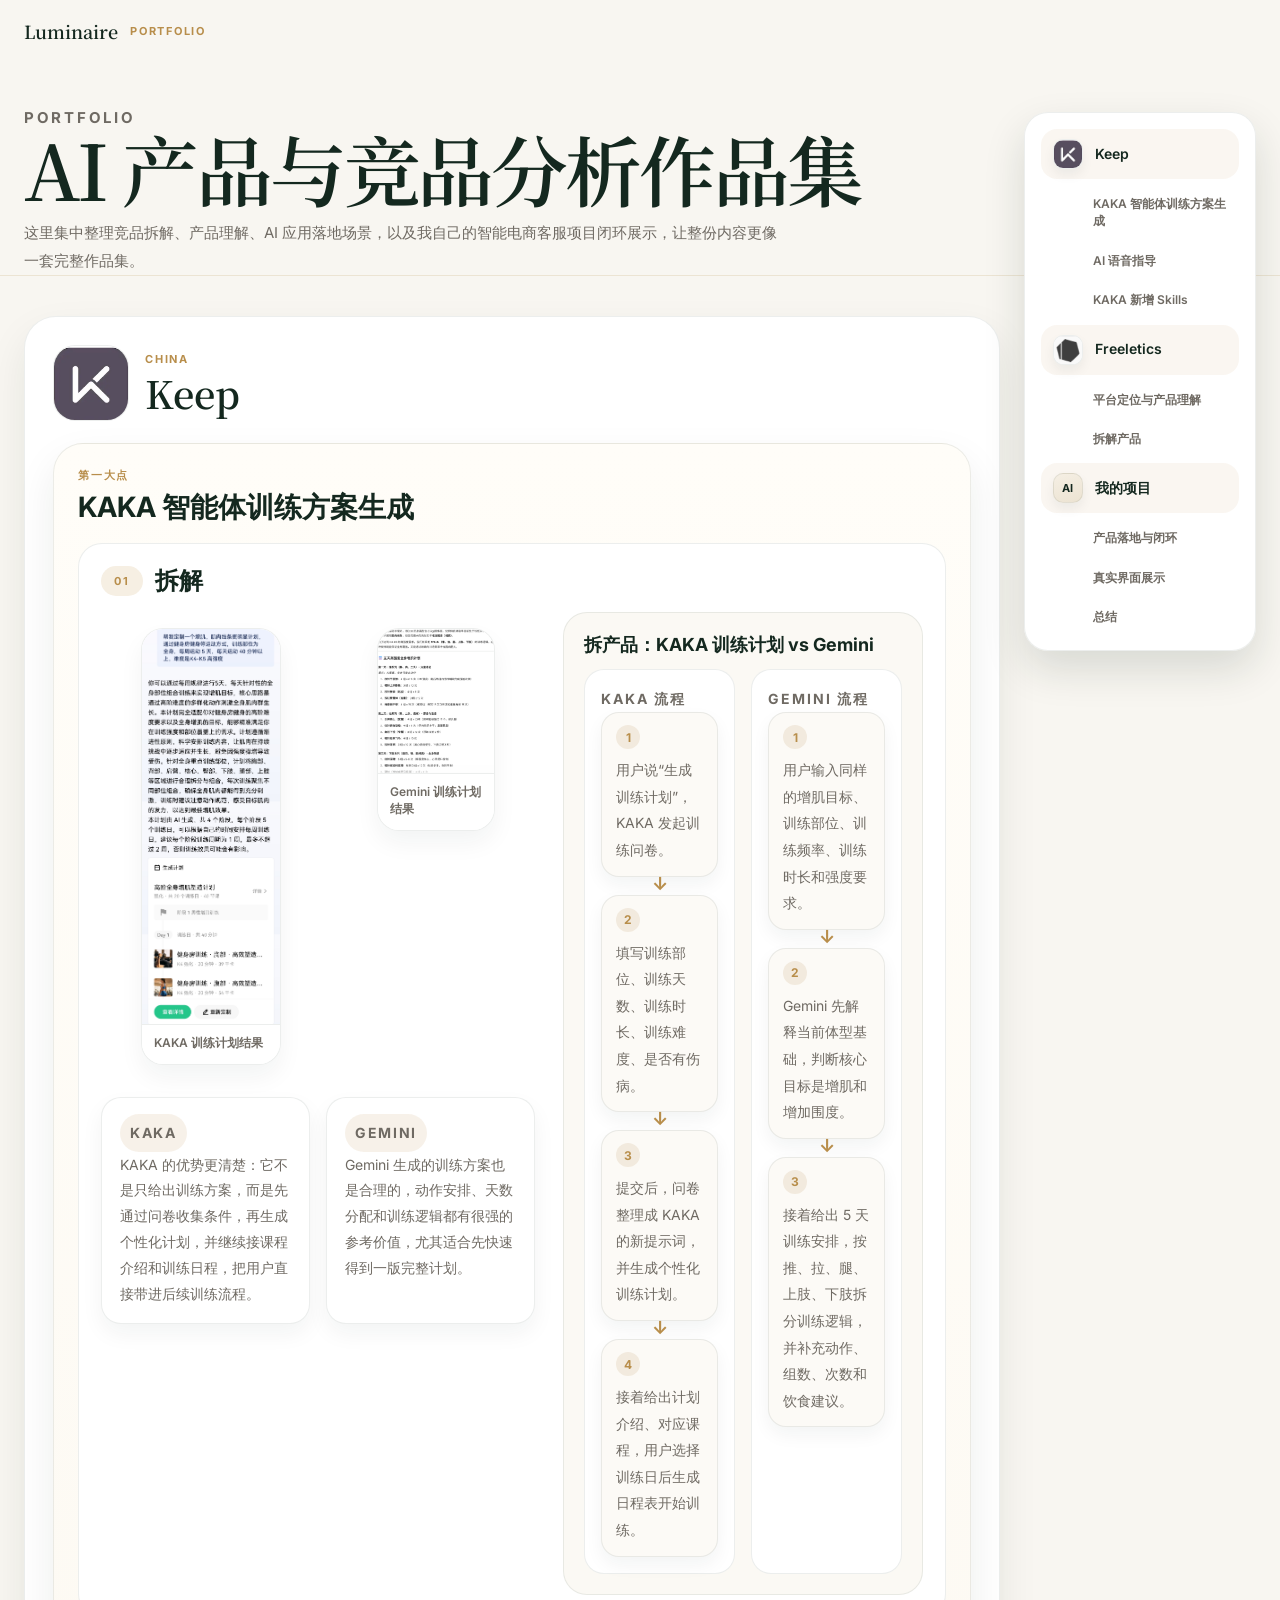
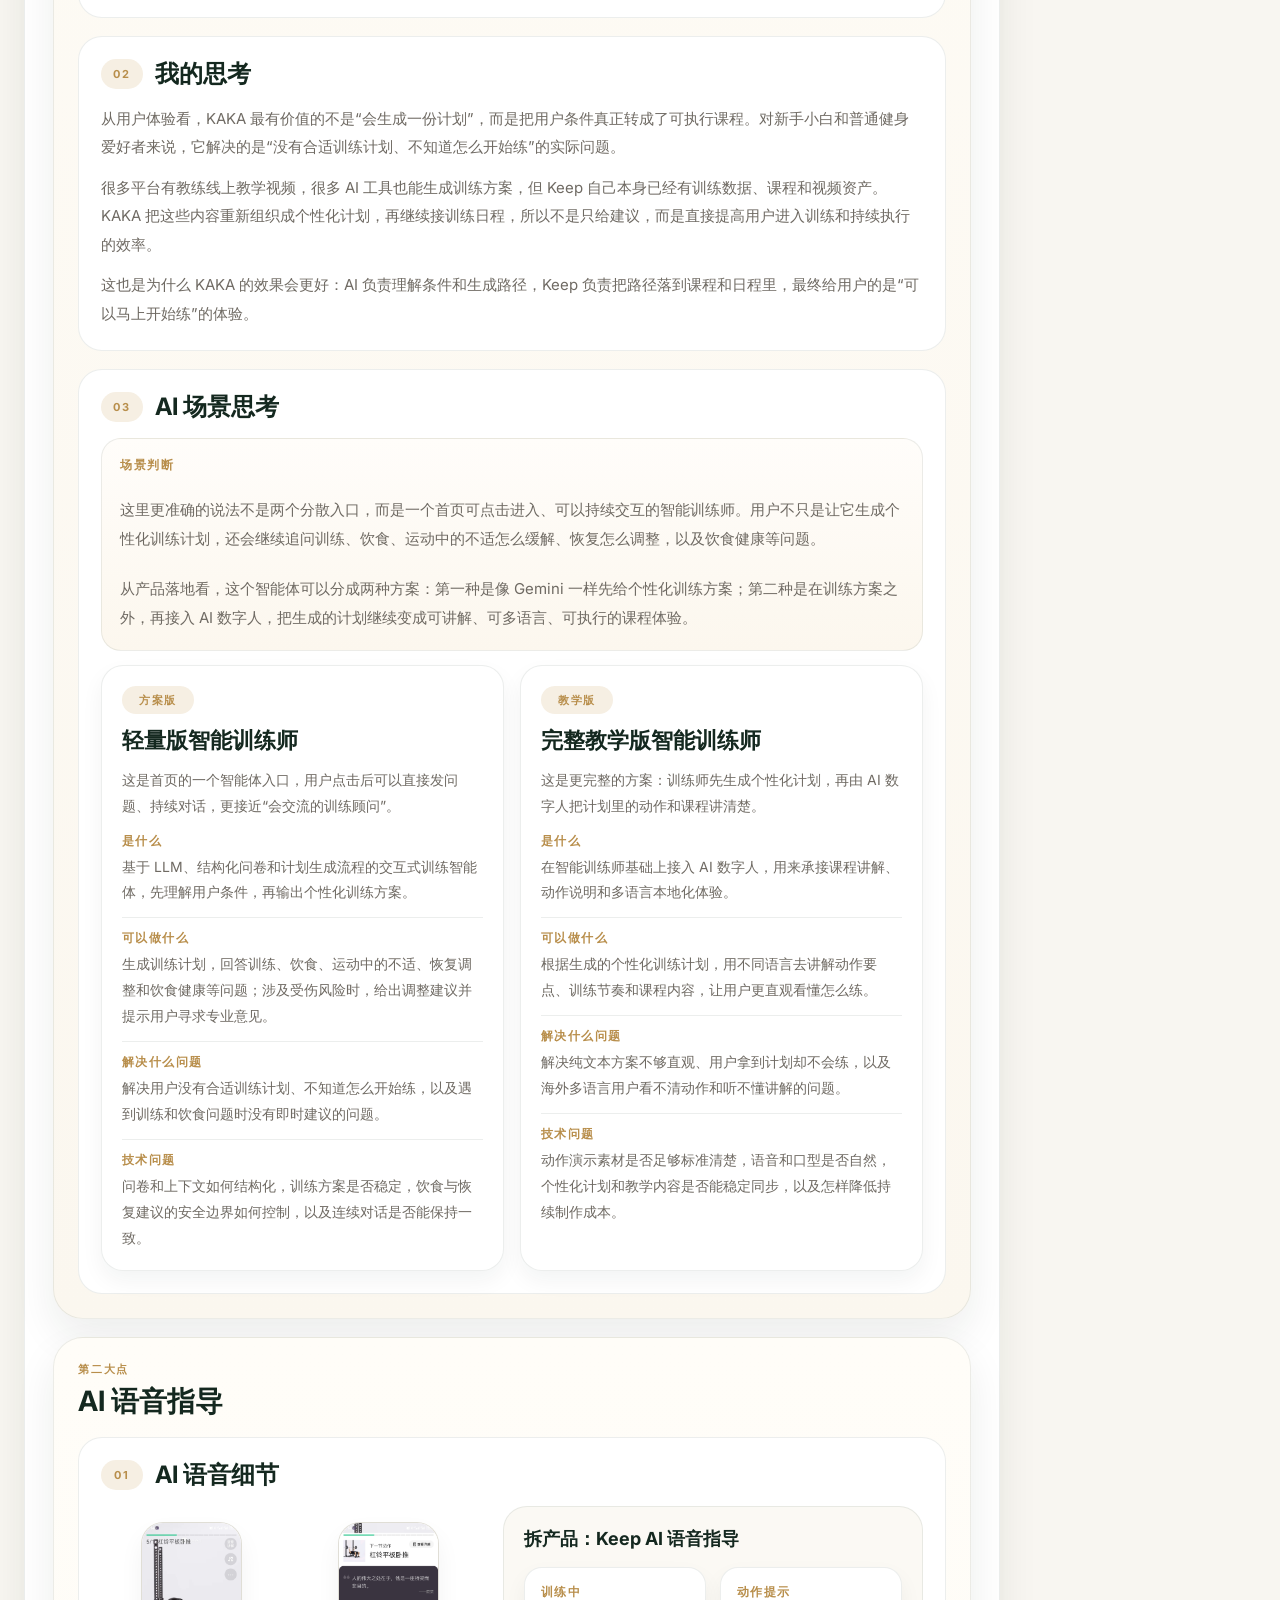
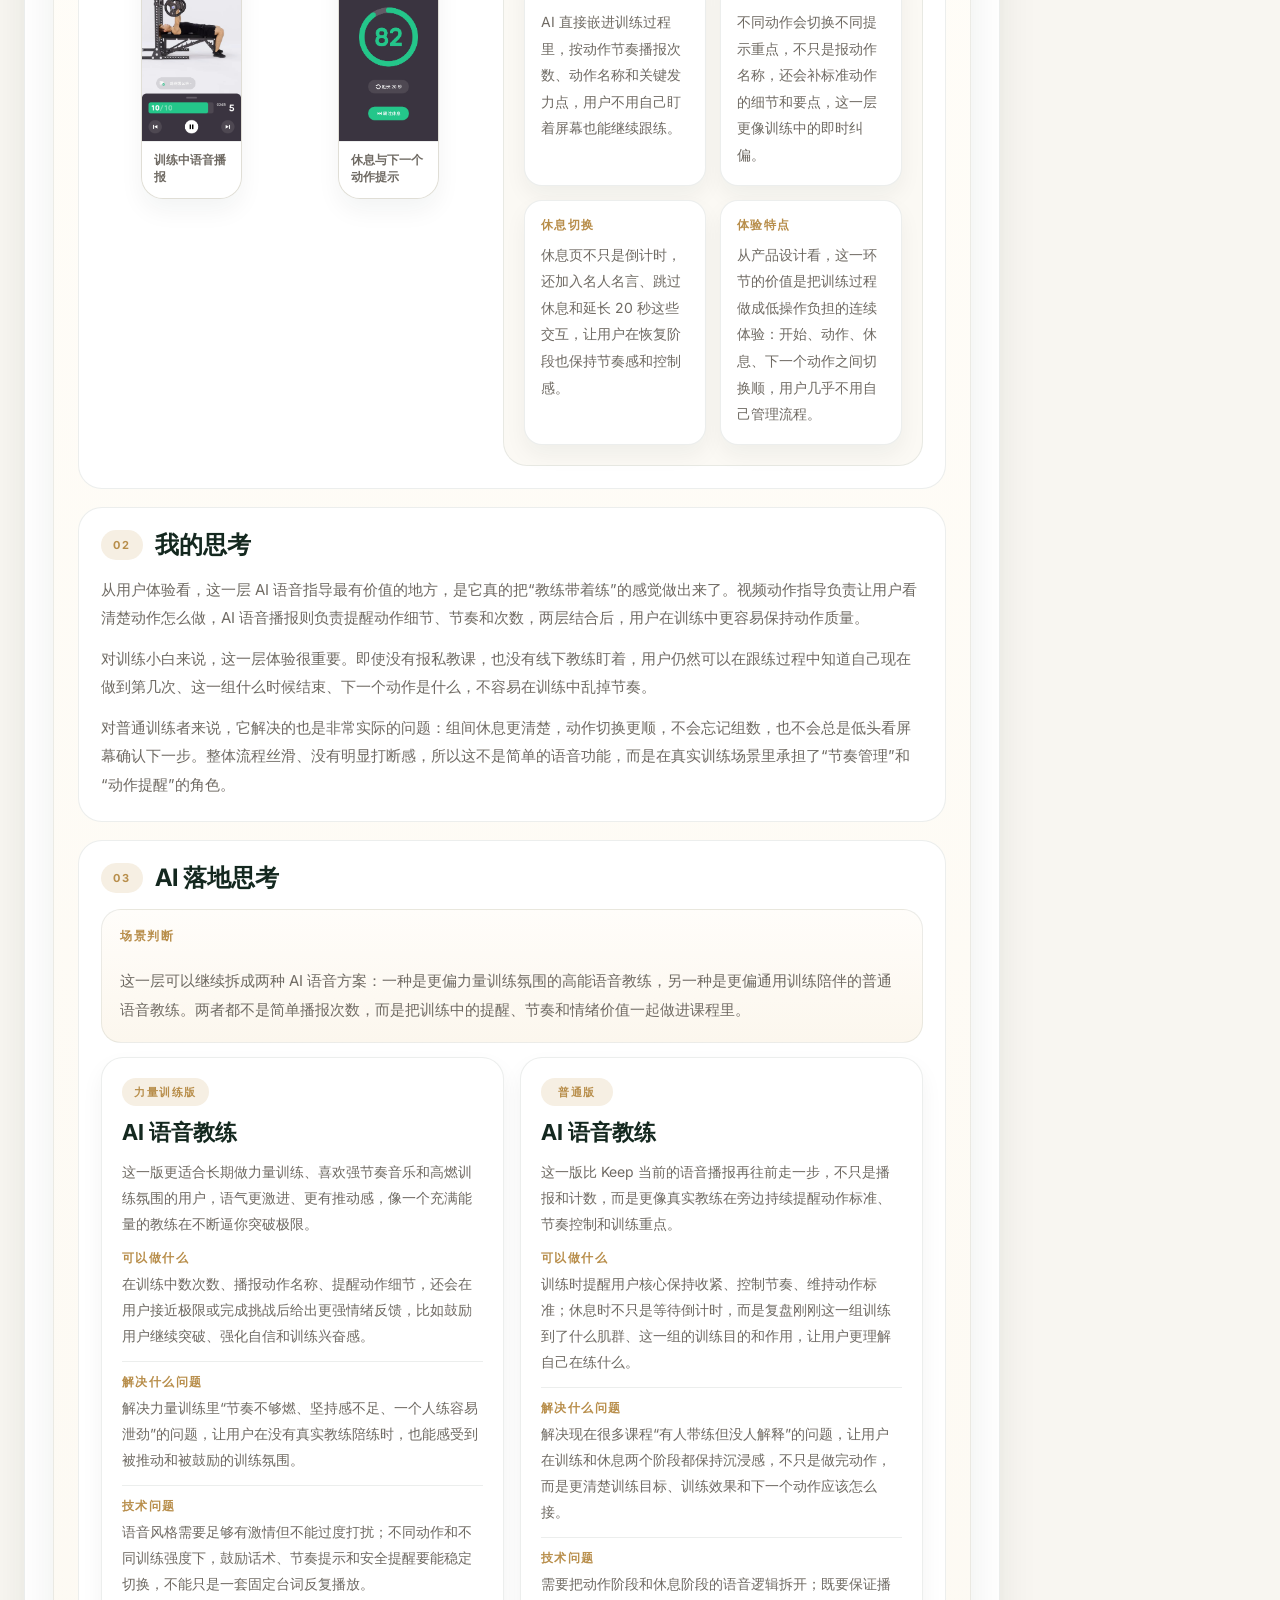
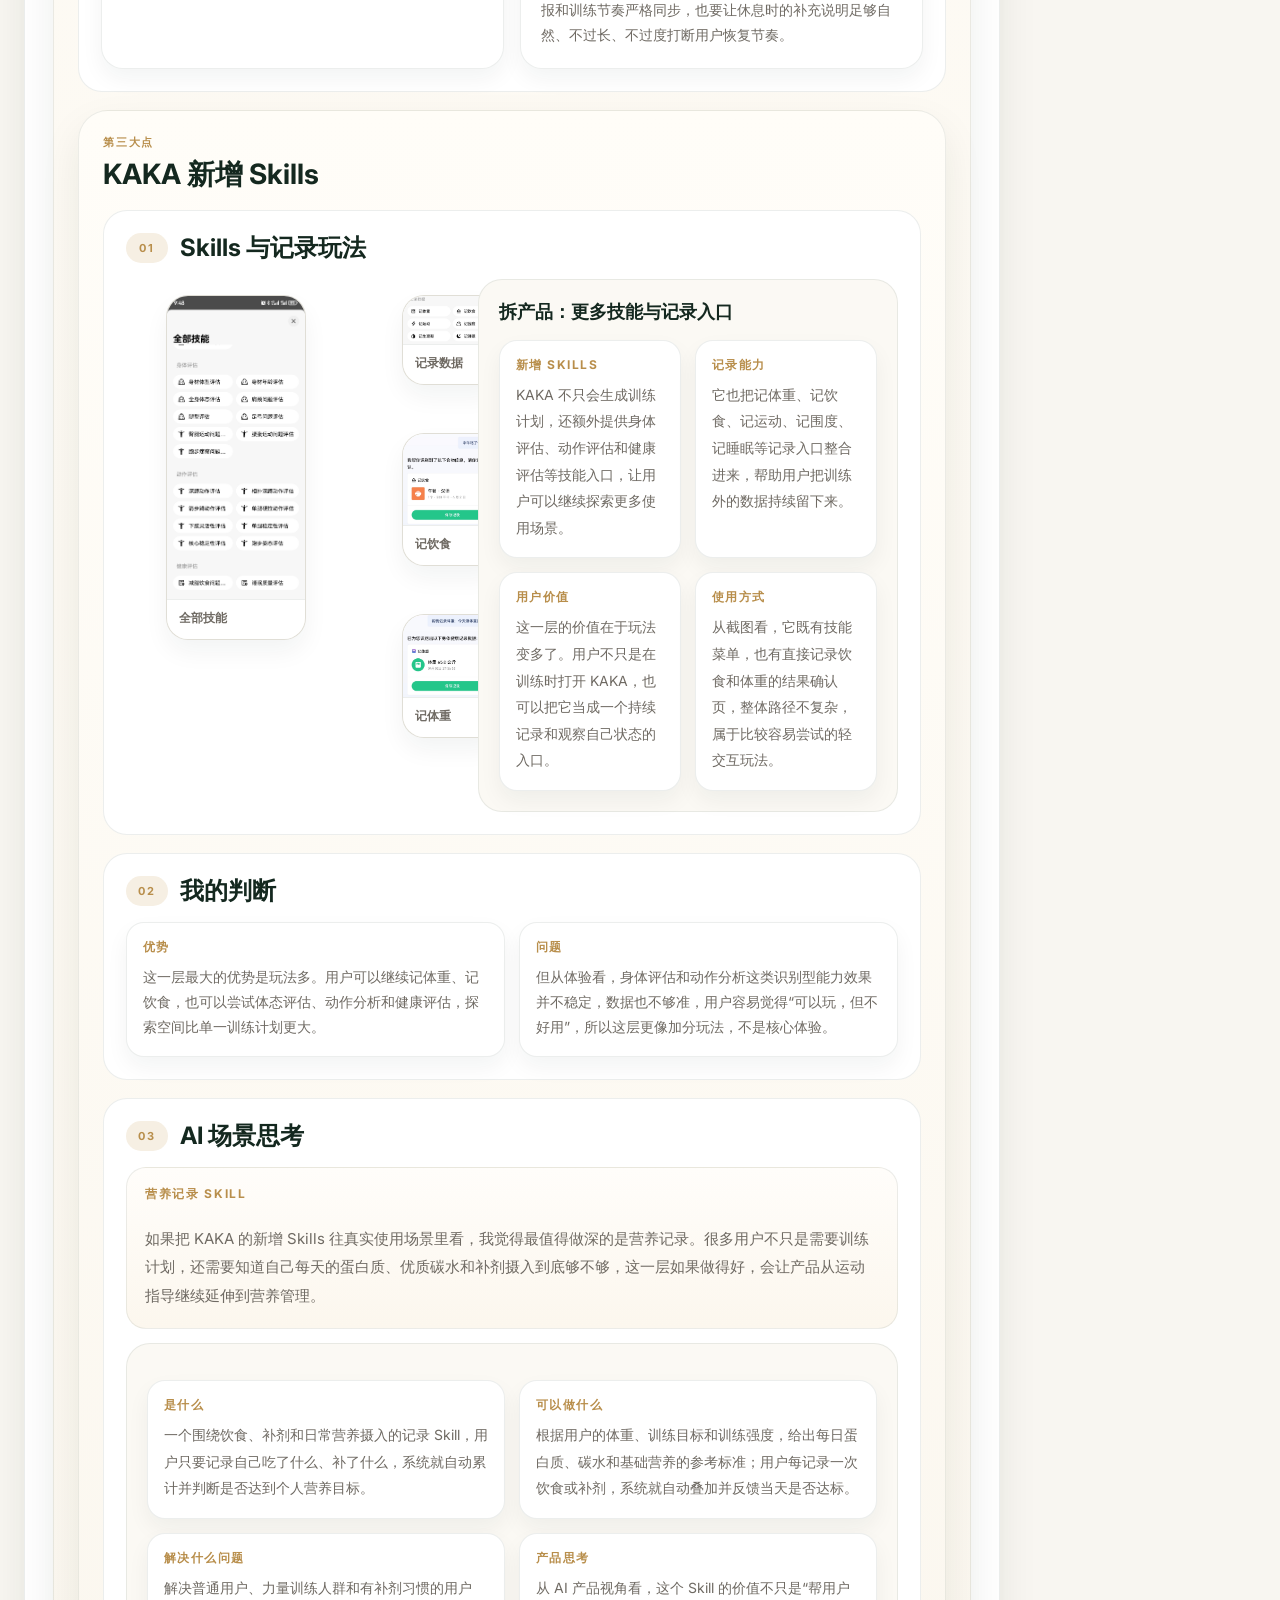
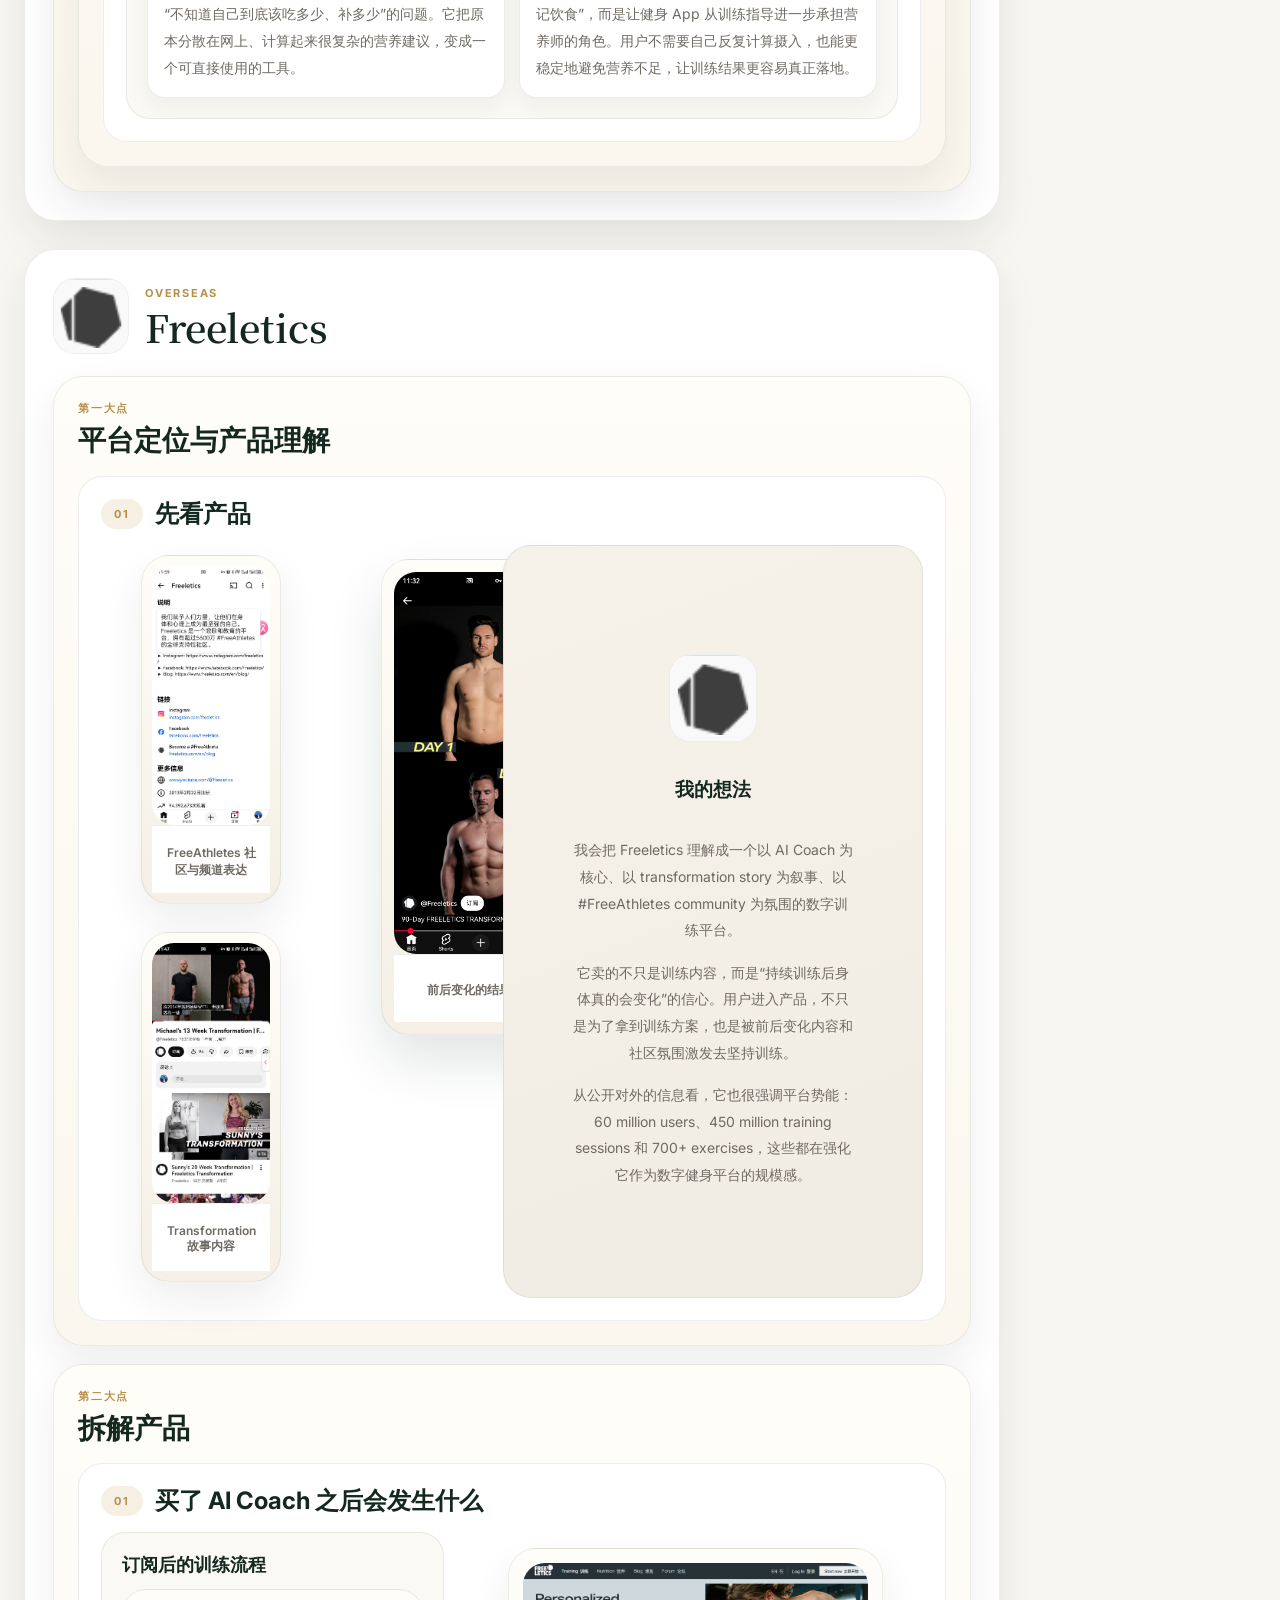
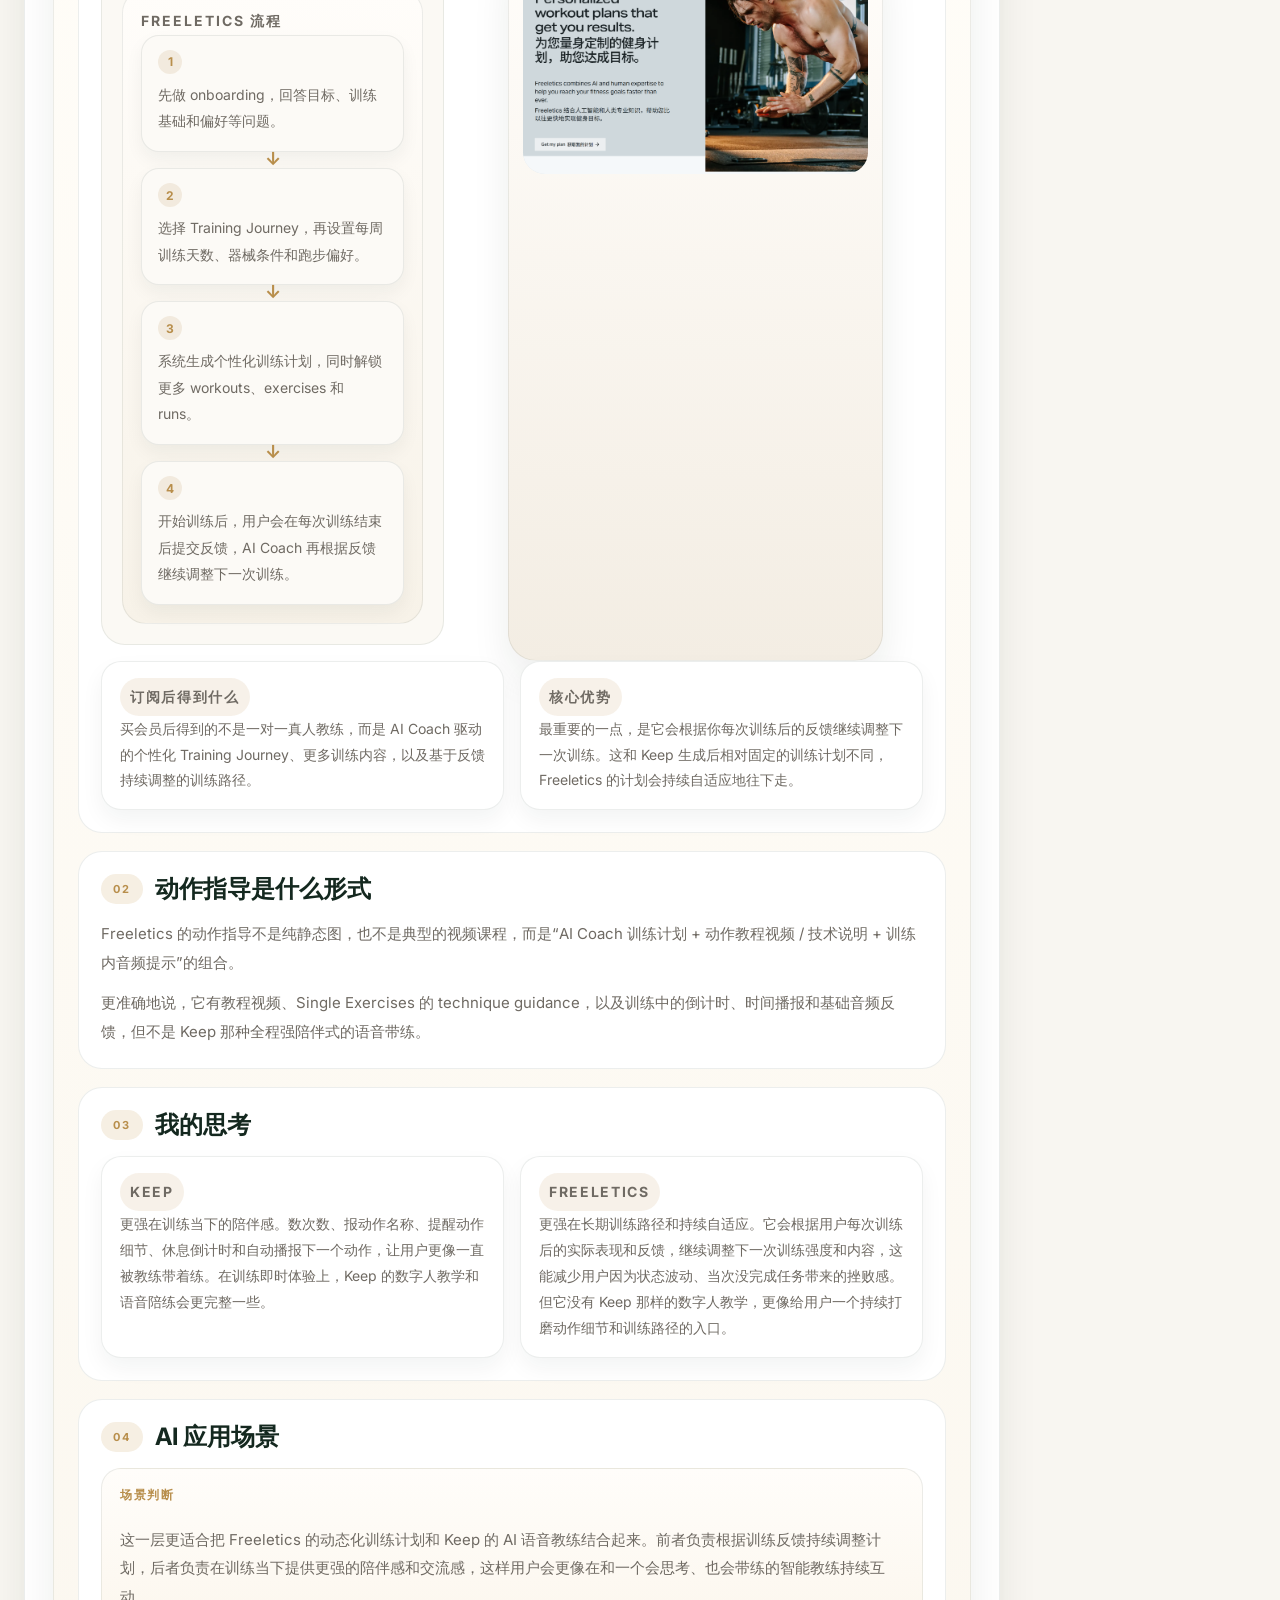
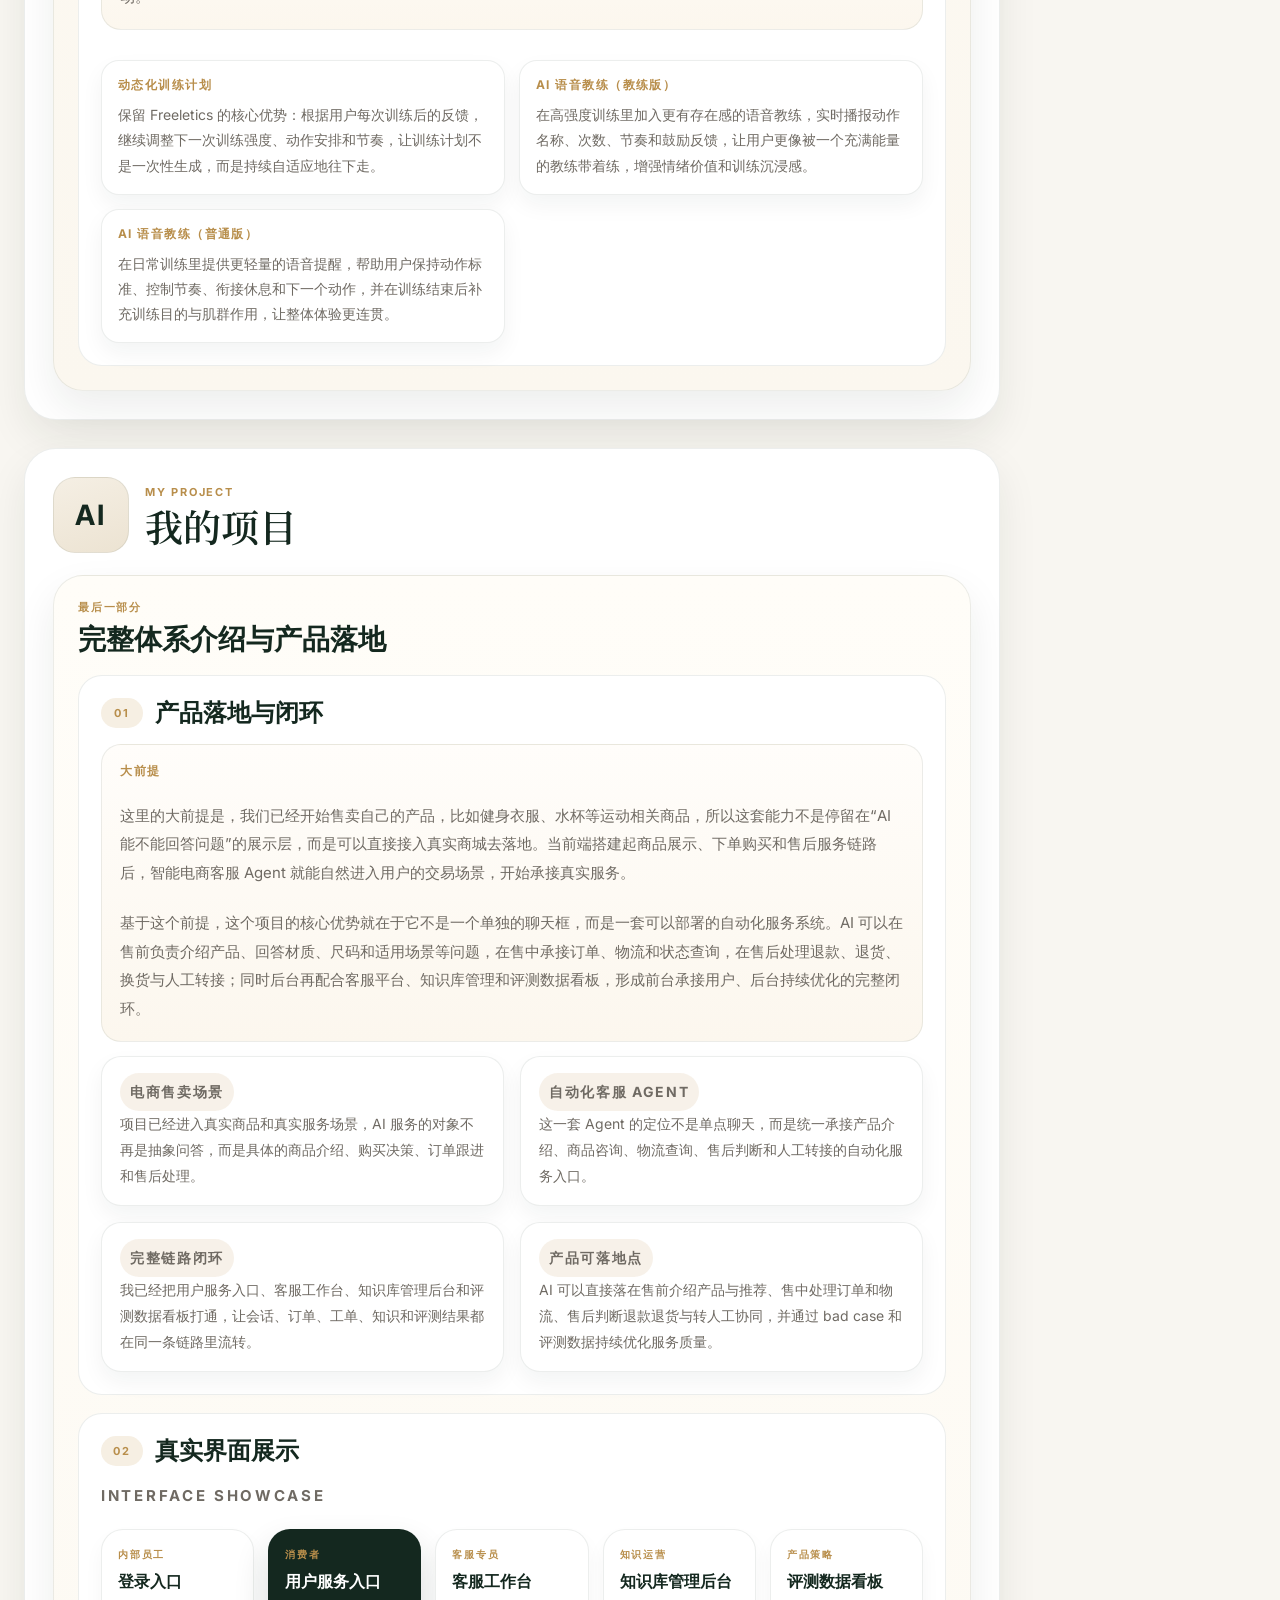
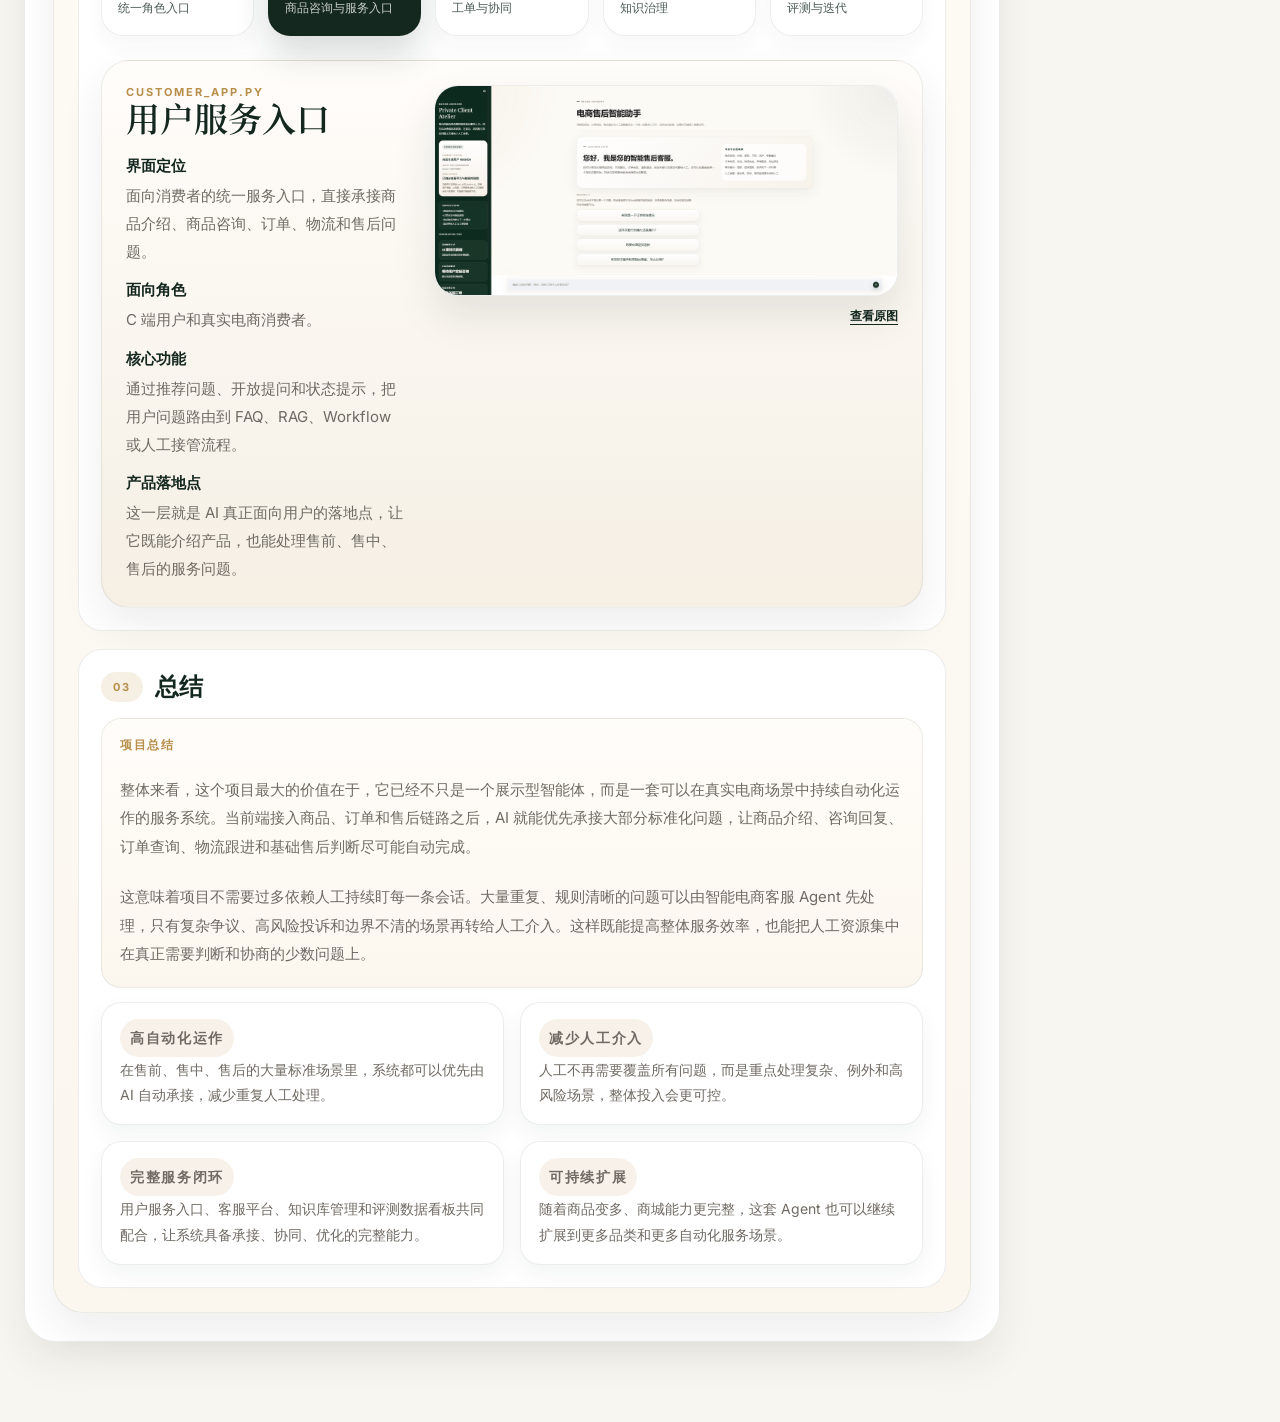
<file: competitor-analysis.html>
﻿<!DOCTYPE html>
<html lang="zh-CN">
<head>
  <meta charset="UTF-8">
  <meta name="viewport" content="width=device-width, initial-scale=1.0">
  <title>运动健康 App 拆解</title>
  <link rel="preconnect" href="https://fonts.googleapis.com">
  <link rel="preconnect" href="https://fonts.gstatic.com" crossorigin>
  <link href="https://fonts.googleapis.com/css2?family=Inter:wght@400;500;600;700&family=Noto+Serif+SC:wght@500;700&display=swap" rel="stylesheet">
  <style>
    :root {
      --bg: #f8f6f1;
      --panel: #ffffff;
      --soft: #fbf9f4;
      --ink: #14281f;
      --muted: #6f6a63;
      --gold: #b88e4b;
      --line: rgba(20, 40, 31, 0.08);
      --shadow: 0 18px 40px rgba(20, 40, 31, 0.08);
    }

    * { box-sizing: border-box; }

    html { scroll-behavior: smooth; }

    body {
      margin: 0;
      background: var(--bg);
      color: var(--ink);
      font-family: "Inter", sans-serif;
    }

    img {
      display: block;
      max-width: 100%;
    }

    .masthead {
      border-bottom: 1px solid rgba(184, 142, 75, 0.18);
      margin-bottom: 40px;
    }

    .topbar-inner,
    .hero,
    .page {
      max-width: 1440px;
      margin: 0 auto;
      padding-left: 24px;
      padding-right: 280px;
    }

    .topbar-inner {
      padding-top: 18px;
      padding-bottom: 18px;
      display: flex;
      align-items: center;
      justify-content: flex-start;
      gap: 20px;
    }

    .brand-wrap {
      display: flex;
      align-items: center;
      gap: 12px;
      flex: 0 0 auto;
    }

    .brand {
      font-family: "Noto Serif SC", serif;
      font-size: 18px;
      font-weight: 600;
      color: var(--ink);
    }

    .brand-tag {
      font-size: 11px;
      font-weight: 700;
      letter-spacing: 0.16em;
      text-transform: uppercase;
      color: var(--gold);
    }

    .nav-links {
      position: fixed;
      top: 112px;
      right: 24px;
      z-index: 20;
      width: 232px;
      display: flex;
      flex-direction: column;
      gap: 8px;
      padding: 16px;
      background: rgba(255, 255, 255, 0.94);
      border: 1px solid var(--line);
      border-radius: 24px;
      box-shadow: 0 18px 42px rgba(20, 40, 31, 0.14);
      backdrop-filter: blur(14px);
    }

    .nav-group {
      display: grid;
      gap: 8px;
    }

    .nav-link {
      width: 100%;
      display: flex;
      align-items: center;
      gap: 12px;
      padding: 10px 12px;
      border-radius: 16px;
      color: var(--muted);
      text-decoration: none;
      font-size: 14px;
      font-weight: 600;
      line-height: 1.2;
      transition: background 0.18s ease, color 0.18s ease, transform 0.18s ease;
    }

    .nav-link-static {
      cursor: default;
      color: var(--ink);
      background: rgba(184, 142, 75, 0.08);
    }

    .nav-link:hover {
      background: rgba(184, 142, 75, 0.08);
      color: var(--ink);
      transform: translateX(-2px);
    }

    .nav-link-static:hover {
      transform: none;
    }

    .nav-subnav {
      display: grid;
      gap: 6px;
      padding-left: 42px;
    }

    .nav-sublink {
      display: block;
      padding: 8px 10px;
      border-radius: 12px;
      color: var(--muted);
      text-decoration: none;
      font-size: 12px;
      font-weight: 600;
      line-height: 1.45;
      transition: background 0.18s ease, color 0.18s ease, transform 0.18s ease;
    }

    .nav-sublink:hover {
      background: rgba(184, 142, 75, 0.08);
      color: var(--ink);
      transform: translateX(-2px);
    }

    .nav-icon {
      width: 30px;
      height: 30px;
      border-radius: 10px;
      overflow: hidden;
      background: #fff;
      border: 1px solid var(--line);
      box-shadow: 0 6px 12px rgba(20, 40, 31, 0.06);
      flex: 0 0 auto;
    }

    .nav-icon img {
      width: 100%;
      height: 100%;
      object-fit: cover;
    }

    .nav-icon-text {
      display: flex;
      align-items: center;
      justify-content: center;
      font-size: 11px;
      font-weight: 700;
      letter-spacing: 0.08em;
      color: var(--ink);
      background: linear-gradient(160deg, #f5efe4 0%, #ece3d2 100%);
    }

    .hero {
      padding-top: 28px;
      padding-bottom: 0;
    }

    .eyebrow {
      margin: 0 0 16px;
      font-size: 11px;
      font-weight: 700;
      letter-spacing: 0.18em;
      text-transform: uppercase;
      color: var(--gold);
    }

    .hero h1,
    .app-name {
      margin: 0;
      font-family: "Noto Serif SC", serif;
      font-weight: 600;
      color: var(--ink);
    }

    .hero h1 {
      font-size: clamp(38px, 6vw, 80px);
      line-height: 0.96;
      letter-spacing: -0.04em;
    }

    .hero p {
      margin: 14px 0 0;
      max-width: 760px;
      font-size: 15px;
      line-height: 1.85;
      color: var(--muted);
    }

    .page {
      padding-top: 0;
      padding-bottom: 80px;
    }

    .app-section {
      scroll-margin-top: 80px;
      margin-top: 28px;
      padding: 28px;
      background: var(--panel);
      border: 1px solid var(--line);
      border-radius: 32px;
      box-shadow: var(--shadow);
    }

    .analysis-group[id] {
      scroll-margin-top: 88px;
    }

    .app-header {
      display: flex;
      align-items: center;
      gap: 16px;
      margin-bottom: 22px;
    }

    .logo-shell {
      width: 76px;
      height: 76px;
      border-radius: 22px;
      overflow: hidden;
      background: #fff;
      border: 1px solid var(--line);
      flex: 0 0 auto;
    }

    .logo-shell img {
      width: 100%;
      height: 100%;
      object-fit: contain;
    }

    .logo-shell-text {
      display: flex;
      align-items: center;
      justify-content: center;
      font-size: 28px;
      font-weight: 700;
      letter-spacing: 0.08em;
      color: var(--ink);
      background: linear-gradient(160deg, #f5efe4 0%, #ece3d2 100%);
    }

    .region {
      margin: 0 0 6px;
      font-size: 11px;
      font-weight: 700;
      text-transform: uppercase;
      letter-spacing: 0.16em;
      color: var(--gold);
    }

    .app-name {
      font-size: clamp(28px, 3vw, 38px);
      line-height: 1.08;
    }

    .app-layout {
      display: grid;
      grid-template-columns: minmax(0, 1.2fr) minmax(320px, 420px);
      gap: 24px;
      align-items: start;
    }

    .analysis-group {
      display: grid;
      gap: 18px;
      padding: 24px;
      border-radius: 30px;
      background: linear-gradient(180deg, #fffdf8 0%, #fbf7ef 100%);
      border: 1px solid var(--line);
      box-shadow: var(--shadow);
    }

    .analysis-group + .analysis-group {
      margin-top: 18px;
    }

    .analysis-header {
      display: grid;
      gap: 8px;
    }

    .analysis-kicker {
      margin: 0;
      font-size: 11px;
      font-weight: 700;
      text-transform: uppercase;
      letter-spacing: 0.16em;
      color: var(--gold);
    }

    .analysis-title {
      margin: 0;
      font-size: 28px;
      line-height: 1.2;
      color: var(--ink);
    }

    .subpoint-card {
      padding: 22px;
      border-radius: 24px;
      background: #fff;
      border: 1px solid var(--line);
    }

    .subpoint-card[id] {
      scroll-margin-top: 88px;
    }

    .subpoint-header {
      display: flex;
      align-items: center;
      gap: 12px;
      margin-bottom: 16px;
    }

    .subpoint-index {
      display: inline-flex;
      align-items: center;
      justify-content: center;
      min-width: 42px;
      height: 30px;
      padding: 0 10px;
      border-radius: 999px;
      background: #f6efe3;
      color: var(--gold);
      font-size: 11px;
      font-weight: 700;
      letter-spacing: 0.14em;
      text-transform: uppercase;
    }

    .subpoint-title {
      margin: 0;
      font-size: 24px;
      line-height: 1.25;
      color: var(--ink);
    }

    .subpoint-grid {
      display: grid;
      grid-template-columns: 1fr;
      gap: 18px;
    }

    .subpoint-copy {
      display: grid;
      gap: 12px;
    }

    .subpoint-copy p {
      margin: 0;
      font-size: 15px;
      line-height: 1.9;
      color: var(--muted);
    }

    .scenario-stack {
      display: grid;
      gap: 14px;
    }

    .scenario-block {
      padding: 18px;
      border-radius: 20px;
      background: linear-gradient(180deg, #fffdfa 0%, #fcf7ee 100%);
      border: 1px solid var(--line);
    }

    .scenario-block h5 {
      margin: 0 0 10px;
      font-size: 12px;
      font-weight: 700;
      letter-spacing: 0.14em;
      text-transform: uppercase;
      color: var(--gold);
    }

    .scenario-block p + p {
      margin-top: 10px;
    }

    .agent-grid {
      display: grid;
      grid-template-columns: repeat(2, minmax(0, 1fr));
      gap: 16px;
    }

    .agent-card {
      padding: 20px;
      border-radius: 22px;
      background: #fff;
      border: 1px solid var(--line);
      box-shadow: 0 10px 22px rgba(20, 40, 31, 0.05);
    }

    .agent-mode {
      display: inline-flex;
      align-items: center;
      justify-content: center;
      min-width: 72px;
      height: 28px;
      padding: 0 12px;
      border-radius: 999px;
      background: #f6efe3;
      color: var(--gold);
      font-size: 11px;
      font-weight: 700;
      letter-spacing: 0.14em;
      text-transform: uppercase;
      margin-bottom: 12px;
    }

    .agent-card h5 {
      margin: 0 0 12px;
      font-size: 22px;
      line-height: 1.3;
      color: var(--ink);
    }

    .agent-lead {
      margin: 0 0 14px;
      font-size: 14px;
      line-height: 1.85;
      color: var(--muted);
    }

    .agent-list {
      display: grid;
      gap: 12px;
    }

    .agent-item {
      display: grid;
      gap: 4px;
      padding-top: 12px;
      border-top: 1px solid var(--line);
    }

    .agent-item:first-child {
      padding-top: 0;
      border-top: 0;
    }

    .agent-item strong {
      font-size: 12px;
      font-weight: 700;
      letter-spacing: 0.12em;
      text-transform: uppercase;
      color: var(--gold);
    }

    .agent-item p {
      margin: 0;
      font-size: 14px;
      line-height: 1.85;
      color: var(--muted);
    }

    .gallery {
      display: grid;
      grid-template-columns: repeat(3, minmax(0, 1fr));
      gap: 16px;
    }

    .keep-gallery {
      grid-template-columns: minmax(220px, 0.72fr) minmax(0, 1.68fr);
      align-items: start;
    }

    .keep-gallery-wrap {
      display: grid;
      gap: 16px;
    }

    .keep-gallery .shot {
      background: #fff;
    }

    .keep-gallery .shot img {
      height: auto;
      aspect-ratio: auto;
      object-fit: contain;
      background: #fff;
    }

    .shot-kaka img {
      object-position: top center;
    }

    .shot-gemini img {
      object-position: top center;
    }

    .voice-gallery {
      grid-template-columns: repeat(2, minmax(0, 1fr));
      align-items: start;
    }

    .skills-gallery {
      grid-template-columns: minmax(220px, 0.96fr) minmax(180px, 0.72fr);
      grid-template-areas:
        "main side-1"
        "main side-2"
        "main side-3";
      align-items: start;
    }

    .skills-gallery .shot-main {
      grid-area: main;
    }

    .skills-gallery .shot-side-1 {
      grid-area: side-1;
    }

    .skills-gallery .shot-side-2 {
      grid-area: side-2;
    }

    .skills-gallery .shot-side-3 {
      grid-area: side-3;
    }

    .skills-gallery .shot img {
      aspect-ratio: auto;
      height: auto;
      object-fit: contain;
      background: #fff;
    }

    .voice-gallery .shot img {
      aspect-ratio: auto;
      height: auto;
      object-fit: contain;
      background: #fff;
    }

    .freeletics-gallery .shot img {
      aspect-ratio: auto;
      height: auto;
      object-fit: contain;
      background: #fff;
    }

    .app-layout.freeletics-layout {
      grid-template-columns: minmax(0, 1.42fr) minmax(300px, 360px);
      gap: 28px;
    }

    .freeletics-gallery {
      grid-template-columns: minmax(220px, 0.88fr) minmax(280px, 1.22fr);
      grid-template-areas:
        "side-top hero"
        "side-bottom hero";
      align-items: start;
      gap: 20px;
    }

    .freeletics-gallery .shot {
      align-self: start;
      padding: 10px;
      border-radius: 28px;
      background: linear-gradient(180deg, #fffdf8 0%, #f5efe5 100%);
      box-shadow: 0 18px 40px rgba(20, 40, 31, 0.08);
    }

    .freeletics-gallery .shot figcaption {
      min-height: 68px;
      display: flex;
      align-items: center;
      justify-content: center;
      text-align: center;
      padding: 14px 12px 10px;
    }

    .freeletics-gallery .shot img {
      border-radius: 22px;
      background: #fff;
    }

    .freeletics-gallery .shot:nth-child(1) {
      grid-area: side-top;
      margin-top: 10px;
    }

    .freeletics-gallery .shot:nth-child(2) {
      grid-area: side-bottom;
      margin-top: -8px;
    }

    .freeletics-gallery .shot:nth-child(3) {
      grid-area: hero;
      margin-top: 14px;
      padding: 12px;
      box-shadow: 0 26px 54px rgba(20, 40, 31, 0.12);
    }

    .voice-grid {
      display: grid;
      grid-template-columns: repeat(2, minmax(0, 1fr));
      gap: 14px;
      margin-top: 16px;
    }

    .voice-item {
      padding: 16px;
      border-radius: 18px;
      background: #fff;
      border: 1px solid var(--line);
      box-shadow: 0 10px 22px rgba(20, 40, 31, 0.05);
    }

    .voice-item strong {
      display: block;
      margin: 0 0 8px;
      font-size: 12px;
      font-weight: 700;
      letter-spacing: 0.12em;
      text-transform: uppercase;
      color: var(--gold);
    }

    .voice-item p {
      margin: 0;
      font-size: 14px;
      line-height: 1.8;
      color: var(--muted);
    }

    .shot {
      overflow: hidden;
      border-radius: 22px;
      background: #f2eee6;
      border: 1px solid var(--line);
      box-shadow: 0 12px 24px rgba(20, 40, 31, 0.05);
    }

    .shot img {
      width: 100%;
      height: 100%;
      object-fit: cover;
      aspect-ratio: 9 / 19.5;
    }

    .shot figcaption {
      padding: 10px 12px 12px;
      border-top: 1px solid var(--line);
      background: #fff;
      color: var(--muted);
      font-size: 12px;
      font-weight: 600;
    }

    .shot-card {
      display: flex;
      flex-direction: column;
      background: #fff;
    }

    .shot-body {
      flex: 1;
      padding: 18px;
      background: linear-gradient(180deg, #fff 0%, #fcfaf6 100%);
    }

    .shot-label {
      margin: 0 0 10px;
      font-size: 11px;
      font-weight: 700;
      letter-spacing: 0.14em;
      text-transform: uppercase;
      color: var(--gold);
    }

    .shot-title {
      margin: 0 0 12px;
      font-size: 18px;
      line-height: 1.5;
      font-weight: 700;
      color: var(--ink);
    }

    .shot-points {
      margin: 0;
      padding-left: 18px;
      display: grid;
      gap: 10px;
      color: var(--muted);
      font-size: 14px;
      line-height: 1.75;
    }

    .shot-points li::marker {
      color: var(--gold);
    }

    .flow-diagram {
      display: grid;
      gap: 10px;
      margin-top: 12px;
    }

    .flow-compare {
      display: grid;
      grid-template-columns: repeat(2, minmax(0, 1fr));
      gap: 16px;
    }

    .flow-column {
      padding: 16px;
      border-radius: 20px;
      background: #fff;
      border: 1px solid var(--line);
    }

    .flow-heading {
      margin: 0 0 12px;
      font-size: 12px;
      font-weight: 700;
      letter-spacing: 0.14em;
      text-transform: uppercase;
      color: var(--gold);
    }

    .flow-lane {
      display: grid;
      gap: 18px;
    }

    .flow-node {
      position: relative;
      padding: 12px 14px;
      border-radius: 18px;
      background: #fcfaf6;
      border: 1px solid var(--line);
      box-shadow: 0 8px 18px rgba(20, 40, 31, 0.05);
    }

    .flow-node:not(:last-child)::after {
      content: "↓";
      position: absolute;
      left: 50%;
      bottom: -18px;
      transform: translateX(-50%);
      color: var(--gold);
      font-size: 18px;
      font-weight: 700;
    }

    .flow-node-index {
      display: inline-flex;
      align-items: center;
      justify-content: center;
      width: 24px;
      height: 24px;
      margin-bottom: 8px;
      border-radius: 999px;
      background: rgba(184, 142, 75, 0.14);
      color: var(--gold);
      font-size: 12px;
      font-weight: 700;
    }

    .flow-node-copy {
      margin: 0;
      color: var(--muted);
      font-size: 13px;
      line-height: 1.75;
    }

    .compare-summary {
      display: grid;
      grid-template-columns: repeat(2, minmax(0, 1fr));
      gap: 16px;
    }

    .summary-card {
      padding: 16px 18px;
      border-radius: 20px;
      background: #fff;
      border: 1px solid var(--line);
      box-shadow: 0 10px 22px rgba(20, 40, 31, 0.05);
    }

    .summary-label {
      display: inline-block;
      margin: 0 0 10px;
      padding: 6px 10px;
      border-radius: 999px;
      background: rgba(184, 142, 75, 0.12);
      color: var(--gold);
      font-size: 11px;
      font-weight: 700;
      letter-spacing: 0.12em;
      text-transform: uppercase;
    }

    .summary-card p {
      margin: 0;
      color: var(--muted);
      font-size: 14px;
      line-height: 1.85;
    }

    .summary-card code,
    .voice-item code {
      display: block;
      margin-top: 10px;
      padding: 10px 12px;
      border-radius: 12px;
      background: #f7f2e8;
      color: var(--ink);
      font-family: "SFMono-Regular", Consolas, "Liberation Mono", Menlo, monospace;
      font-size: 12px;
      line-height: 1.7;
      white-space: pre-wrap;
      word-break: break-word;
    }

    .summary-card code + code,
    .voice-item code + code {
      margin-top: 8px;
    }

    .project-showcase-intro {
      display: grid;
      gap: 10px;
      margin-bottom: 20px;
    }

    .project-showcase-intro p {
      margin: 0;
      font-size: 15px;
      line-height: 1.85;
      color: var(--muted);
    }

    .project-showcase-label {
      margin: 0;
      font-size: 11px;
      font-weight: 700;
      letter-spacing: 0.18em;
      text-transform: uppercase;
      color: var(--gold);
    }

    .project-showcase-tabs {
      display: grid;
      grid-template-columns: repeat(5, minmax(0, 1fr));
      gap: 14px;
      margin-bottom: 24px;
    }

    .project-showcase-tab {
      width: 100%;
      padding: 18px 16px;
      border-radius: 22px;
      border: 1px solid var(--line);
      background: #fff;
      text-align: left;
      color: var(--ink);
      cursor: pointer;
      box-shadow: 0 10px 20px rgba(20, 40, 31, 0.04);
      transition: transform 0.18s ease, box-shadow 0.18s ease, background 0.18s ease, color 0.18s ease;
    }

    .project-showcase-tab:hover {
      transform: translateY(-2px);
      box-shadow: 0 16px 28px rgba(20, 40, 31, 0.08);
    }

    .project-showcase-tab.active {
      background: var(--ink);
      color: #fff;
      border-color: rgba(20, 40, 31, 0.58);
      box-shadow: 0 18px 34px rgba(20, 40, 31, 0.16);
    }

    .project-showcase-role {
      display: block;
      margin-bottom: 10px;
      font-size: 10px;
      font-weight: 700;
      letter-spacing: 0.18em;
      text-transform: uppercase;
      color: var(--gold);
    }

    .project-showcase-tab strong {
      display: block;
      margin: 0 0 6px;
      font-size: 16px;
      line-height: 1.3;
    }

    .project-showcase-caption {
      display: block;
      font-size: 12px;
      line-height: 1.5;
      opacity: 0.76;
    }

    .project-showcase-shell {
      padding: 24px;
      border-radius: 28px;
      background: linear-gradient(180deg, #fffdfa 0%, #f5efe4 100%);
      border: 1px solid var(--line);
      box-shadow: 0 18px 40px rgba(20, 40, 31, 0.08);
    }

    .project-showcase-content {
      display: none;
    }

    .project-showcase-content.active {
      display: grid;
      grid-template-columns: minmax(280px, 0.94fr) minmax(0, 1.56fr);
      gap: 28px;
      align-items: start;
    }

    .project-showcase-copy {
      display: grid;
      gap: 18px;
    }

    .project-showcase-copy h5 {
      margin: 0;
      font-size: 34px;
      line-height: 1.12;
      color: var(--ink);
      font-family: "Noto Serif SC", serif;
      font-weight: 600;
    }

    .project-showcase-points {
      display: grid;
      gap: 14px;
    }

    .project-showcase-point strong {
      display: block;
      margin: 0 0 6px;
      font-size: 15px;
      line-height: 1.4;
      color: var(--ink);
    }

    .project-showcase-point p {
      margin: 0;
      font-size: 15px;
      line-height: 1.85;
      color: var(--muted);
    }

    .project-showcase-shot {
      overflow: hidden;
      border-radius: 24px;
      background: #fff;
      border: 1px solid var(--line);
      box-shadow: 0 20px 42px rgba(20, 40, 31, 0.10);
    }

    .project-showcase-shot img {
      width: 100%;
      height: auto;
      display: block;
      object-fit: contain;
      background: #fff;
    }

    .project-showcase-actions {
      margin-top: 12px;
      display: flex;
      justify-content: flex-end;
    }

    .project-showcase-actions a {
      color: var(--ink);
      font-size: 12px;
      font-weight: 600;
      text-underline-offset: 4px;
    }

    .flow-step {
      position: relative;
      padding: 12px 14px;
      border-radius: 16px;
      background: #fff;
      border: 1px solid var(--line);
      color: var(--ink);
      font-size: 14px;
      line-height: 1.7;
      box-shadow: 0 8px 18px rgba(20, 40, 31, 0.05);
    }

    .flow-step:not(:last-child)::after {
      content: "→";
      position: absolute;
      left: 50%;
      bottom: -18px;
      transform: translateX(-50%);
      color: var(--gold);
      font-weight: 700;
      font-size: 14px;
    }

    .note-stack {
      display: grid;
      gap: 16px;
    }

    .note-card {
      padding: 20px;
      border-radius: 24px;
      background: var(--soft);
      border: 1px solid var(--line);
    }

    .note-card h3 {
      margin: 0 0 12px;
      font-size: 18px;
      font-weight: 700;
      color: var(--ink);
    }

    .note-card p {
      margin: 0;
      font-size: 14px;
      line-height: 1.9;
      color: var(--muted);
    }

    .flow-list {
      margin: 0;
      padding-left: 18px;
      display: grid;
      gap: 8px;
      color: var(--muted);
      font-size: 14px;
      line-height: 1.85;
    }

    .flow-list li::marker {
      color: var(--gold);
      font-weight: 700;
    }

    .compare-note {
      margin-top: 14px;
      padding-top: 14px;
      border-top: 1px dashed rgba(20, 40, 31, 0.14);
      color: var(--ink);
      font-weight: 500;
    }

    .compare-table {
      margin-top: 16px;
      border: 1px solid var(--line);
      border-radius: 18px;
      overflow: hidden;
      background: #fff;
    }

    .compare-row {
      display: grid;
      grid-template-columns: 120px minmax(0, 1fr);
    }

    .compare-row + .compare-row {
      border-top: 1px solid var(--line);
    }

    .compare-key {
      padding: 14px 16px;
      background: #fbf7ef;
      color: var(--gold);
      font-size: 12px;
      font-weight: 700;
      letter-spacing: 0.12em;
      text-transform: uppercase;
    }

    .compare-value {
      padding: 14px 16px;
      color: var(--muted);
      font-size: 14px;
      line-height: 1.85;
    }

    .placeholder-copy {
      color: #9b948c;
    }

    .freeletics-panel {
      min-height: 100%;
      display: flex;
      align-items: center;
      justify-content: center;
      padding: 32px;
      border-radius: 28px;
      background: linear-gradient(160deg, #f6f2ea 0%, #f1ece3 100%);
      border: 1px solid var(--line);
    }

    .freeletics-panel > div {
      max-width: 280px;
      display: grid;
      gap: 16px;
      justify-items: center;
      text-align: center;
    }

    .freeletics-panel .logo-shell {
      width: 88px;
      height: 88px;
    }

    .freeletics-panel p {
      margin: 0;
      font-size: 14px;
      line-height: 1.9;
      color: var(--muted);
    }

    .freeletics-flow-row {
      display: grid;
      grid-template-columns: minmax(340px, 0.86fr) minmax(420px, 1.14fr);
      gap: 24px;
      align-items: stretch;
    }

    .freeletics-flow-card {
      min-height: 100%;
    }

    .freeletics-flow-card .flow-compare {
      grid-template-columns: 1fr;
    }

    .freeletics-flow-card .flow-column {
      padding: 18px;
      border-radius: 24px;
      background: linear-gradient(180deg, #fffdfa 0%, #f7f2e8 100%);
    }

    .freeletics-flow-card .flow-lane {
      gap: 16px;
    }

    .freeletics-flow-card .flow-node {
      padding: 14px 16px 16px;
    }

    .freeletics-hero-card {
      overflow: hidden;
      display: block;
      min-height: 100%;
      padding: 14px;
      border-radius: 28px;
      background: linear-gradient(180deg, #fffdfa 0%, #f3ede3 100%);
      border: 1px solid var(--line);
      box-shadow: 0 18px 38px rgba(20, 40, 31, 0.08);
    }

    .freeletics-hero-card img {
      width: 100%;
      height: auto;
      object-fit: contain;
      object-position: center center;
      display: block;
      border-radius: 22px;
      background: #dfe7ec;
    }

    @media (max-width: 1080px) {
      .app-layout {
        grid-template-columns: 1fr;
      }

      .freeletics-flow-row {
        grid-template-columns: 1fr;
      }

      .project-showcase-tabs {
        grid-template-columns: repeat(2, minmax(0, 1fr));
      }

      .project-showcase-content.active {
        grid-template-columns: 1fr;
      }
    }

    @media (max-width: 820px) {
      .topbar-inner,
      .hero,
      .page {
        padding-left: 16px;
        padding-right: 16px;
      }

      .topbar-inner {
        flex-direction: column;
        align-items: flex-start;
      }

      .nav-links {
        position: static;
        width: auto;
        flex-direction: row;
        flex-wrap: wrap;
        gap: 18px;
        padding: 0;
        background: transparent;
        border: 0;
        border-radius: 0;
        box-shadow: none;
        backdrop-filter: none;
      }

      .nav-group {
        width: 100%;
      }

      .nav-link {
        width: auto;
        padding: 0;
        border-radius: 0;
      }

      .nav-link:hover {
        background: transparent;
        transform: none;
      }

      .nav-link-static {
        background: transparent;
      }

      .nav-subnav {
        padding-left: 30px;
        display: flex;
        flex-wrap: wrap;
        gap: 8px 12px;
      }

      .nav-sublink {
        padding: 0;
        border-radius: 0;
      }

      .nav-sublink:hover {
        background: transparent;
        transform: none;
      }

      .nav-icon {
        width: 22px;
        height: 22px;
        border-radius: 8px;
        box-shadow: none;
      }

      .masthead {
        margin-bottom: 28px;
      }

      .app-section {
        padding: 20px;
        border-radius: 24px;
      }

      .gallery {
        grid-template-columns: 1fr;
      }

      .keep-gallery {
        grid-template-columns: 1fr;
      }

      .compare-row {
        grid-template-columns: 1fr;
      }

      .compare-key {
        border-bottom: 1px solid var(--line);
      }

      .flow-compare {
        grid-template-columns: 1fr;
      }

      .compare-summary {
        grid-template-columns: 1fr;
      }

      .subpoint-grid {
        grid-template-columns: 1fr;
      }

      .agent-grid {
        grid-template-columns: 1fr;
      }

      .voice-grid {
        grid-template-columns: 1fr;
      }

      .voice-gallery {
        grid-template-columns: 1fr;
      }

      .skills-gallery {
        grid-template-columns: 1fr;
      }

      .project-showcase-tabs {
        grid-template-columns: 1fr;
      }

      .project-showcase-shell {
        padding: 18px;
      }

      .project-showcase-copy h5 {
        font-size: 28px;
      }

      .app-name {
        font-size: 28px;
      }

      .logo-shell {
        width: 64px;
        height: 64px;
      }
    }
  </style>
</head>
<body>
  <header class="masthead">
    <nav class="topbar">
      <div class="topbar-inner">
        <div class="brand-wrap">
          <div class="brand">Luminaire</div>
          <div class="brand-tag">Portfolio</div>
        </div>
        <div class="nav-links">
          <div class="nav-group">
            <div class="nav-link nav-link-static"><span class="nav-icon"><img src="assets/app-logos/keep.png" alt="Keep"></span><span>Keep</span></div>
            <div class="nav-subnav">
              <a class="nav-sublink" href="#keep-plan">KAKA 智能体训练方案生成</a>
              <a class="nav-sublink" href="#keep-voice">AI 语音指导</a>
              <a class="nav-sublink" href="#keep-skills">KAKA 新增 Skills</a>
            </div>
          </div>
          <div class="nav-group">
            <div class="nav-link nav-link-static"><span class="nav-icon"><img src="assets/app-logos/freeletics.png" alt="Freeletics"></span><span>Freeletics</span></div>
            <div class="nav-subnav">
              <a class="nav-sublink" href="#freeletics-position">平台定位与产品理解</a>
              <a class="nav-sublink" href="#freeletics-product">拆解产品</a>
            </div>
          </div>
          <div class="nav-group">
            <div class="nav-link nav-link-static"><span class="nav-icon nav-icon-text">AI</span><span>我的项目</span></div>
            <div class="nav-subnav">
              <a class="nav-sublink" href="#my-project-overview">产品落地与闭环</a>
              <a class="nav-sublink" href="#my-project-showcase">真实界面展示</a>
              <a class="nav-sublink" href="#my-project-summary">总结</a>
            </div>
          </div>
        </div>
      </div>
    </nav>

    <div class="hero">
      <p class="eyebrow">Portfolio</p>
      <h1>AI 产品与竞品分析作品集</h1>
      <p>这里集中整理竞品拆解、产品理解、AI 应用落地场景，以及我自己的智能电商客服项目闭环展示，让整份内容更像一套完整作品集。</p>
    </div>
  </header>

  <main class="page">
    <section id="keep" class="app-section">
      <div class="app-header">
        <div class="logo-shell">
          <img src="assets/app-logos/keep.png" alt="Keep logo">
        </div>
        <div>
          <p class="region">China</p>
          <h2 class="app-name">Keep</h2>
        </div>
      </div>
      <div id="keep-plan" class="analysis-group">
        <div class="analysis-header">
          <p class="analysis-kicker">第一大点</p>
          <h3 class="analysis-title">KAKA 智能体训练方案生成</h3>
        </div>
        <article class="subpoint-card">
          <div class="subpoint-header">
            <span class="subpoint-index">01</span>
              <h4 class="subpoint-title">拆解</h4>
          </div>
          <div class="app-layout freeletics-layout">
            <div class="keep-gallery-wrap">
              <div class="gallery keep-gallery">
                <figure class="shot shot-kaka">
                  <img src="assets/competitor/kaka-plan-output.jpg" alt="KAKA 生成训练计划截图">
                  <figcaption>KAKA 训练计划结果</figcaption>
                </figure>
                <figure class="shot shot-gemini">
                  <img src="assets/competitor/gemini-plan-output.png" alt="Gemini 生成训练计划截图">
                  <figcaption>Gemini 训练计划结果</figcaption>
                </figure>
              </div>
              <div class="compare-summary">
                <article class="summary-card">
                  <p class="summary-label">KAKA</p>
                  <p>KAKA 的优势更清楚：它不是只给出训练方案，而是先通过问卷收集条件，再生成个性化计划，并继续接课程介绍和训练日程，把用户直接带进后续训练流程。</p>
                </article>
                <article class="summary-card">
                  <p class="summary-label">Gemini</p>
                  <p>Gemini 生成的训练方案也是合理的，动作安排、天数分配和训练逻辑都有很强的参考价值，尤其适合先快速得到一版完整计划。</p>
                </article>
              </div>
            </div>
            <div class="note-stack">
              <article class="note-card">
                <h3>拆产品：KAKA 训练计划 vs Gemini</h3>
                <div class="flow-compare">
                  <div class="flow-column">
                    <p class="flow-heading">KAKA 流程</p>
                    <div class="flow-lane">
                      <div class="flow-node">
                        <div class="flow-node-index">1</div>
                        <p class="flow-node-copy">用户说“生成训练计划”，KAKA 发起训练问卷。</p>
                      </div>
                      <div class="flow-node">
                        <div class="flow-node-index">2</div>
                        <p class="flow-node-copy">填写训练部位、训练天数、训练时长、训练难度、是否有伤病。</p>
                      </div>
                      <div class="flow-node">
                        <div class="flow-node-index">3</div>
                        <p class="flow-node-copy">提交后，问卷整理成 KAKA 的新提示词，并生成个性化训练计划。</p>
                      </div>
                      <div class="flow-node">
                        <div class="flow-node-index">4</div>
                        <p class="flow-node-copy">接着给出计划介绍、对应课程，用户选择训练日后生成日程表开始训练。</p>
                      </div>
                    </div>
                  </div>
                  <div class="flow-column">
                    <p class="flow-heading">Gemini 流程</p>
                    <div class="flow-lane">
                      <div class="flow-node">
                        <div class="flow-node-index">1</div>
                        <p class="flow-node-copy">用户输入同样的增肌目标、训练部位、训练频率、训练时长和强度要求。</p>
                      </div>
                      <div class="flow-node">
                        <div class="flow-node-index">2</div>
                        <p class="flow-node-copy">Gemini 先解释当前体型基础，判断核心目标是增肌和增加围度。</p>
                      </div>
                      <div class="flow-node">
                        <div class="flow-node-index">3</div>
                        <p class="flow-node-copy">接着给出 5 天训练安排，按推、拉、腿、上肢、下肢拆分训练逻辑，并补充动作、组数、次数和饮食建议。</p>
                      </div>
                    </div>
                  </div>
                </div>
              </article>
            </div>
          </div>
        </article>
        <div class="subpoint-grid">
          <article class="subpoint-card">
            <div class="subpoint-header">
              <span class="subpoint-index">02</span>
              <h4 class="subpoint-title">我的思考</h4>
            </div>
            <div class="subpoint-copy">
              <p>从用户体验看，KAKA 最有价值的不是“会生成一份计划”，而是把用户条件真正转成了可执行课程。对新手小白和普通健身爱好者来说，它解决的是“没有合适训练计划、不知道怎么开始练”的实际问题。</p>
              <p>很多平台有教练线上教学视频，很多 AI 工具也能生成训练方案，但 Keep 自己本身已经有训练数据、课程和视频资产。KAKA 把这些内容重新组织成个性化计划，再继续接训练日程，所以不是只给建议，而是直接提高用户进入训练和持续执行的效率。</p>
              <p>这也是为什么 KAKA 的效果会更好：AI 负责理解条件和生成路径，Keep 负责把路径落到课程和日程里，最终给用户的是“可以马上开始练”的体验。</p>
            </div>
          </article>
          <article class="subpoint-card">
            <div class="subpoint-header">
              <span class="subpoint-index">03</span>
              <h4 class="subpoint-title">AI 场景思考</h4>
            </div>
            <div class="scenario-stack">
              <div class="scenario-block subpoint-copy">
                <h5>场景判断</h5>
                <p>这里更准确的说法不是两个分散入口，而是一个首页可点击进入、可以持续交互的智能训练师。用户不只是让它生成个性化训练计划，还会继续追问训练、饮食、运动中的不适怎么缓解、恢复怎么调整，以及饮食健康等问题。</p>
                <p>从产品落地看，这个智能体可以分成两种方案：第一种是像 Gemini 一样先给个性化训练方案；第二种是在训练方案之外，再接入 AI 数字人，把生成的计划继续变成可讲解、可多语言、可执行的课程体验。</p>
              </div>
              <div class="agent-grid">
                <article class="agent-card">
                  <span class="agent-mode">方案版</span>
                  <h5>轻量版智能训练师</h5>
                  <p class="agent-lead">这是首页的一个智能体入口，用户点击后可以直接发问题、持续对话，更接近“会交流的训练顾问”。</p>
                  <div class="agent-list">
                    <div class="agent-item">
                      <strong>是什么</strong>
                      <p>基于 LLM、结构化问卷和计划生成流程的交互式训练智能体，先理解用户条件，再输出个性化训练方案。</p>
                    </div>
                    <div class="agent-item">
                      <strong>可以做什么</strong>
                      <p>生成训练计划，回答训练、饮食、运动中的不适、恢复调整和饮食健康等问题；涉及受伤风险时，给出调整建议并提示用户寻求专业意见。</p>
                    </div>
                    <div class="agent-item">
                      <strong>解决什么问题</strong>
                      <p>解决用户没有合适训练计划、不知道怎么开始练，以及遇到训练和饮食问题时没有即时建议的问题。</p>
                    </div>
                    <div class="agent-item">
                      <strong>技术问题</strong>
                      <p>问卷和上下文如何结构化，训练方案是否稳定，饮食与恢复建议的安全边界如何控制，以及连续对话是否能保持一致。</p>
                    </div>
                  </div>
                </article>
                <article class="agent-card">
                  <span class="agent-mode">教学版</span>
                  <h5>完整教学版智能训练师</h5>
                  <p class="agent-lead">这是更完整的方案：训练师先生成个性化计划，再由 AI 数字人把计划里的动作和课程讲清楚。</p>
                  <div class="agent-list">
                    <div class="agent-item">
                      <strong>是什么</strong>
                      <p>在智能训练师基础上接入 AI 数字人，用来承接课程讲解、动作说明和多语言本地化体验。</p>
                    </div>
                    <div class="agent-item">
                      <strong>可以做什么</strong>
                      <p>根据生成的个性化训练计划，用不同语言去讲解动作要点、训练节奏和课程内容，让用户更直观看懂怎么练。</p>
                    </div>
                    <div class="agent-item">
                      <strong>解决什么问题</strong>
                      <p>解决纯文本方案不够直观、用户拿到计划却不会练，以及海外多语言用户看不清动作和听不懂讲解的问题。</p>
                    </div>
                    <div class="agent-item">
                      <strong>技术问题</strong>
                      <p>动作演示素材是否足够标准清楚，语音和口型是否自然，个性化计划和教学内容是否能稳定同步，以及怎样降低持续制作成本。</p>
                    </div>
                  </div>
                </article>
              </div>
            </div>
          </article>
        </div>
      </div>
      <div id="keep-voice" class="analysis-group">
        <div class="analysis-header">
          <p class="analysis-kicker">第二大点</p>
          <h3 class="analysis-title">AI 语音指导</h3>
        </div>
        <article class="subpoint-card">
          <div class="subpoint-header">
            <span class="subpoint-index">01</span>
              <h4 class="subpoint-title">AI 语音细节</h4>
          </div>
          <div class="app-layout">
            <div class="keep-gallery-wrap">
              <div class="gallery voice-gallery">
                <figure class="shot">
                  <img src="assets/competitor/keep-voice-training.jpg" alt="Keep 训练中 AI 语音指导截图">
                  <figcaption>训练中语音播报</figcaption>
                </figure>
                <figure class="shot">
                  <img src="assets/competitor/keep-voice-rest.jpg" alt="Keep 训练休息倒计时截图">
                  <figcaption>休息与下一个动作提示</figcaption>
                </figure>
              </div>
            </div>
            <div class="note-stack">
              <article class="note-card">
                <h3>拆产品：Keep AI 语音指导</h3>
                <div class="voice-grid">
                  <div class="voice-item">
                    <strong>训练中</strong>
                    <p>AI 直接嵌进训练过程里，按动作节奏播报次数、动作名称和关键发力点，用户不用自己盯着屏幕也能继续跟练。</p>
                  </div>
                  <div class="voice-item">
                    <strong>动作提示</strong>
                    <p>不同动作会切换不同提示重点，不只是报动作名称，还会补标准动作的细节和要点，这一层更像训练中的即时纠偏。</p>
                  </div>
                  <div class="voice-item">
                    <strong>休息切换</strong>
                    <p>休息页不只是倒计时，还加入名人名言、跳过休息和延长 20 秒这些交互，让用户在恢复阶段也保持节奏感和控制感。</p>
                  </div>
                  <div class="voice-item">
                    <strong>体验特点</strong>
                    <p>从产品设计看，这一环节的价值是把训练过程做成低操作负担的连续体验：开始、动作、休息、下一个动作之间切换顺，用户几乎不用自己管理流程。</p>
                  </div>
                </div>
              </article>
            </div>
          </div>
        </article>
        <article class="subpoint-card">
          <div class="subpoint-header">
            <span class="subpoint-index">02</span>
            <h4 class="subpoint-title">我的思考</h4>
          </div>
          <div class="subpoint-copy">
            <p>从用户体验看，这一层 AI 语音指导最有价值的地方，是它真的把“教练带着练”的感觉做出来了。视频动作指导负责让用户看清楚动作怎么做，AI 语音播报则负责提醒动作细节、节奏和次数，两层结合后，用户在训练中更容易保持动作质量。</p>
            <p>对训练小白来说，这一层体验很重要。即使没有报私教课，也没有线下教练盯着，用户仍然可以在跟练过程中知道自己现在做到第几次、这一组什么时候结束、下一个动作是什么，不容易在训练中乱掉节奏。</p>
            <p>对普通训练者来说，它解决的也是非常实际的问题：组间休息更清楚，动作切换更顺，不会忘记组数，也不会总是低头看屏幕确认下一步。整体流程丝滑、没有明显打断感，所以这不是简单的语音功能，而是在真实训练场景里承担了“节奏管理”和“动作提醒”的角色。</p>
          </div>
        </article>
        <article class="subpoint-card">
          <div class="subpoint-header">
            <span class="subpoint-index">03</span>
            <h4 class="subpoint-title">AI 落地思考</h4>
          </div>
          <div class="scenario-stack">
            <div class="scenario-block subpoint-copy">
              <h5>场景判断</h5>
              <p>这一层可以继续拆成两种 AI 语音方案：一种是更偏力量训练氛围的高能语音教练，另一种是更偏通用训练陪伴的普通语音教练。两者都不是简单播报次数，而是把训练中的提醒、节奏和情绪价值一起做进课程里。</p>
            </div>
            <div class="agent-grid">
              <article class="agent-card">
                <span class="agent-mode">力量训练版</span>
                <h5>AI 语音教练</h5>
                <p class="agent-lead">这一版更适合长期做力量训练、喜欢强节奏音乐和高燃训练氛围的用户，语气更激进、更有推动感，像一个充满能量的教练在不断逼你突破极限。</p>
                <div class="agent-list">
                  <div class="agent-item">
                    <strong>可以做什么</strong>
                    <p>在训练中数次数、播报动作名称、提醒动作细节，还会在用户接近极限或完成挑战后给出更强情绪反馈，比如鼓励用户继续突破、强化自信和训练兴奋感。</p>
                  </div>
                  <div class="agent-item">
                    <strong>解决什么问题</strong>
                    <p>解决力量训练里“节奏不够燃、坚持感不足、一个人练容易泄劲”的问题，让用户在没有真实教练陪练时，也能感受到被推动和被鼓励的训练氛围。</p>
                  </div>
                  <div class="agent-item">
                    <strong>技术问题</strong>
                    <p>语音风格需要足够有激情但不能过度打扰；不同动作和不同训练强度下，鼓励话术、节奏提示和安全提醒要能稳定切换，不能只是一套固定台词反复播放。</p>
                  </div>
                </div>
              </article>
              <article class="agent-card">
                <span class="agent-mode">普通版</span>
                <h5>AI 语音教练</h5>
                <p class="agent-lead">这一版比 Keep 当前的语音播报再往前走一步，不只是播报和计数，而是更像真实教练在旁边持续提醒动作标准、节奏控制和训练重点。</p>
                <div class="agent-list">
                  <div class="agent-item">
                    <strong>可以做什么</strong>
                    <p>训练时提醒用户核心保持收紧、控制节奏、维持动作标准；休息时不只是等待倒计时，而是复盘刚刚这一组训练到了什么肌群、这一组的训练目的和作用，让用户更理解自己在练什么。</p>
                  </div>
                  <div class="agent-item">
                    <strong>解决什么问题</strong>
                    <p>解决现在很多课程“有人带练但没人解释”的问题，让用户在训练和休息两个阶段都保持沉浸感，不只是做完动作，而是更清楚训练目标、训练效果和下一个动作应该怎么接。</p>
                  </div>
                  <div class="agent-item">
                    <strong>技术问题</strong>
                    <p>需要把动作阶段和休息阶段的语音逻辑拆开；既要保证播报和训练节奏严格同步，也要让休息时的补充说明足够自然、不过长、不过度打断用户恢复节奏。</p>
                  </div>
                </div>
              </article>
            </div>
          </div>
        </article>
        <div id="keep-skills" class="analysis-group">
          <div class="analysis-header">
            <p class="analysis-kicker">第三大点</p>
            <h3 class="analysis-title">KAKA 新增 Skills</h3>
          </div>
          <article class="subpoint-card">
            <div class="subpoint-header">
              <span class="subpoint-index">01</span>
              <h4 class="subpoint-title">Skills 与记录玩法</h4>
            </div>
            <div class="app-layout">
              <div class="keep-gallery-wrap">
                <div class="gallery skills-gallery">
                  <figure class="shot shot-main">
                    <img src="assets/competitor/kaka-skills-menu.jpg" alt="KAKA 全部技能截图">
                    <figcaption>全部技能</figcaption>
                  </figure>
                  <figure class="shot shot-side-1">
                    <img src="assets/competitor/kaka-record-menu.png" alt="KAKA 记录数据入口截图">
                    <figcaption>记录数据</figcaption>
                  </figure>
                  <figure class="shot shot-side-2">
                    <img src="assets/competitor/kaka-food-record.jpg" alt="KAKA 记饮食截图">
                    <figcaption>记饮食</figcaption>
                  </figure>
                  <figure class="shot shot-side-3">
                    <img src="assets/competitor/kaka-weight-record.jpg" alt="KAKA 记体重截图">
                    <figcaption>记体重</figcaption>
                  </figure>
                </div>
              </div>
              <div class="note-stack">
                <article class="note-card">
                  <h3>拆产品：更多技能与记录入口</h3>
                  <div class="voice-grid">
                    <div class="voice-item">
                      <strong>新增 Skills</strong>
                      <p>KAKA 不只会生成训练计划，还额外提供身体评估、动作评估和健康评估等技能入口，让用户可以继续探索更多使用场景。</p>
                    </div>
                    <div class="voice-item">
                      <strong>记录能力</strong>
                      <p>它也把记体重、记饮食、记运动、记围度、记睡眠等记录入口整合进来，帮助用户把训练外的数据持续留下来。</p>
                    </div>
                    <div class="voice-item">
                      <strong>用户价值</strong>
                      <p>这一层的价值在于玩法变多了。用户不只是在训练时打开 KAKA，也可以把它当成一个持续记录和观察自己状态的入口。</p>
                    </div>
                    <div class="voice-item">
                      <strong>使用方式</strong>
                      <p>从截图看，它既有技能菜单，也有直接记录饮食和体重的结果确认页，整体路径不复杂，属于比较容易尝试的轻交互玩法。</p>
                    </div>
                  </div>
                </article>
              </div>
            </div>
          </article>
          <article class="subpoint-card">
            <div class="subpoint-header">
              <span class="subpoint-index">02</span>
              <h4 class="subpoint-title">我的判断</h4>
            </div>
            <div class="voice-grid">
              <div class="voice-item">
                <strong>优势</strong>
                <p>这一层最大的优势是玩法多。用户可以继续记体重、记饮食，也可以尝试体态评估、动作分析和健康评估，探索空间比单一训练计划更大。</p>
              </div>
              <div class="voice-item">
                <strong>问题</strong>
                <p>但从体验看，身体评估和动作分析这类识别型能力效果并不稳定，数据也不够准，用户容易觉得“可以玩，但不好用”，所以这层更像加分玩法，不是核心体验。</p>
              </div>
            </div>
          </article>
          <article class="subpoint-card">
            <div class="subpoint-header">
              <span class="subpoint-index">03</span>
              <h4 class="subpoint-title">AI 场景思考</h4>
            </div>
            <div class="scenario-stack">
              <div class="scenario-block subpoint-copy">
                <h5>营养记录 Skill</h5>
                <p>如果把 KAKA 的新增 Skills 往真实使用场景里看，我觉得最值得做深的是营养记录。很多用户不只是需要训练计划，还需要知道自己每天的蛋白质、优质碳水和补剂摄入到底够不够，这一层如果做得好，会让产品从运动指导继续延伸到营养管理。</p>
              </div>
              <article class="note-card">
                <div class="voice-grid">
                  <div class="voice-item">
                    <strong>是什么</strong>
                    <p>一个围绕饮食、补剂和日常营养摄入的记录 Skill，用户只要记录自己吃了什么、补了什么，系统就自动累计并判断是否达到个人营养目标。</p>
                  </div>
                  <div class="voice-item">
                    <strong>可以做什么</strong>
                    <p>根据用户的体重、训练目标和训练强度，给出每日蛋白质、碳水和基础营养的参考标准；用户每记录一次饮食或补剂，系统就自动叠加并反馈当天是否达标。</p>
                  </div>
                  <div class="voice-item">
                    <strong>解决什么问题</strong>
                    <p>解决普通用户、力量训练人群和有补剂习惯的用户“不知道自己到底该吃多少、补多少”的问题。它把原本分散在网上、计算起来很复杂的营养建议，变成一个可直接使用的工具。</p>
                  </div>
                  <div class="voice-item">
                    <strong>产品思考</strong>
                    <p>从 AI 产品视角看，这个 Skill 的价值不只是“帮用户记饮食”，而是让健身 App 从训练指导进一步承担营养师的角色。用户不需要自己反复计算摄入，也能更稳定地避免营养不足，让训练结果更容易真正落地。</p>
                  </div>
                </div>
              </article>
            </div>
          </article>
        </div>
      </div>
    </section>

    <section id="freeletics" class="app-section">
      <div class="app-header">
        <div class="logo-shell">
             <img src="assets/app-logos/freeletics.png" alt="Freeletics logo">
        </div>
        <div>
          <p class="region">Overseas</p>
          <h2 class="app-name">Freeletics</h2>
        </div>
      </div>
      <div class="analysis-group" id="freeletics-position">
        <div class="analysis-header">
          <p class="analysis-kicker">第一大点</p>
          <h3 class="analysis-title">平台定位与产品理解</h3>
        </div>
        <article class="subpoint-card">
          <div class="subpoint-header">
            <span class="subpoint-index">01</span>
            <h4 class="subpoint-title">先看产品</h4>
          </div>
          <div class="app-layout">
            <div class="keep-gallery-wrap">
              <div class="gallery freeletics-gallery">
                <figure class="shot">
                  <img src="assets/competitor/freeletics-transform-3.jpg" alt="Freeletics YouTube 社区与频道说明截图">
                  <figcaption>FreeAthletes 社区与频道表达</figcaption>
                </figure>
                <figure class="shot">
                  <img src="assets/competitor/freeletics-transform-1.jpg" alt="Freeletics 用户转变内容截图">
                  <figcaption>Transformation 故事内容</figcaption>
                </figure>
                <figure class="shot">
                  <img src="assets/competitor/freeletics-transform-2.jpg" alt="Freeletics 90 天前后变化截图">
                  <figcaption>前后变化的结果展示</figcaption>
                </figure>
              </div>
            </div>
            <article class="freeletics-panel">
              <div>
                <div class="logo-shell">
                  <img src="assets/app-logos/freeletics.png" alt="Freeletics logo">
                </div>
                <h3>我的想法</h3>
                <p>我会把 Freeletics 理解成一个以 AI Coach 为核心、以 transformation story 为叙事、以 #FreeAthletes community 为氛围的数字训练平台。</p>
                <p>它卖的不只是训练内容，而是“持续训练后身体真的会变化”的信心。用户进入产品，不只是为了拿到训练方案，也是被前后变化内容和社区氛围激发去坚持训练。</p>
                <p>从公开对外的信息看，它也很强调平台势能：60 million users、450 million training sessions 和 700+ exercises，这些都在强化它作为数字健身平台的规模感。</p>
              </div>
            </article>
          </div>
        </article>
      </div>
      <div class="analysis-group" id="freeletics-product">
        <div class="analysis-header">
          <p class="analysis-kicker">第二大点</p>
          <h3 class="analysis-title">拆解产品</h3>
        </div>
        <article class="subpoint-card">
          <div class="subpoint-header">
            <span class="subpoint-index">01</span>
            <h4 class="subpoint-title">买了 AI Coach 之后会发生什么</h4>
          </div>
          <div class="note-stack">
            <div class="freeletics-flow-row">
              <article class="note-card freeletics-flow-card">
                <h3>订阅后的训练流程</h3>
                <div class="flow-compare">
                  <div class="flow-column" style="max-width: 100%;">
                    <p class="flow-heading">Freeletics 流程</p>
                    <div class="flow-lane">
                      <div class="flow-node">
                        <div class="flow-node-index">1</div>
                        <p class="flow-node-copy">先做 onboarding，回答目标、训练基础和偏好等问题。</p>
                      </div>
                      <div class="flow-node">
                        <div class="flow-node-index">2</div>
                        <p class="flow-node-copy">选择 Training Journey，再设置每周训练天数、器械条件和跑步偏好。</p>
                      </div>
                      <div class="flow-node">
                        <div class="flow-node-index">3</div>
                        <p class="flow-node-copy">系统生成个性化训练计划，同时解锁更多 workouts、exercises 和 runs。</p>
                      </div>
                      <div class="flow-node">
                        <div class="flow-node-index">4</div>
                        <p class="flow-node-copy">开始训练后，用户会在每次训练结束后提交反馈，AI Coach 再根据反馈继续调整下一次训练。</p>
                      </div>
                    </div>
                  </div>
                </div>
              </article>
              <figure class="freeletics-hero-card">
                <img src="assets/competitor/freeletics-coach-hero.png" alt="Freeletics Personalized workout plans 官网截图">
              </figure>
            </div>
            <div class="compare-summary">
              <article class="summary-card">
                <p class="summary-label">订阅后得到什么</p>
                <p>买会员后得到的不是一对一真人教练，而是 AI Coach 驱动的个性化 Training Journey、更多训练内容，以及基于反馈持续调整的训练路径。</p>
              </article>
              <article class="summary-card">
                <p class="summary-label">核心优势</p>
                <p>最重要的一点，是它会根据你每次训练后的反馈继续调整下一次训练。这和 Keep 生成后相对固定的训练计划不同，Freeletics 的计划会持续自适应地往下走。</p>
              </article>
            </div>
          </div>
        </article>
        <div class="subpoint-grid">
          <article class="subpoint-card">
            <div class="subpoint-header">
              <span class="subpoint-index">02</span>
              <h4 class="subpoint-title">动作指导是什么形式</h4>
            </div>
            <div class="subpoint-copy">
              <p>Freeletics 的动作指导不是纯静态图，也不是典型的视频课程，而是“AI Coach 训练计划 + 动作教程视频 / 技术说明 + 训练内音频提示”的组合。</p>
              <p>更准确地说，它有教程视频、Single Exercises 的 technique guidance，以及训练中的倒计时、时间播报和基础音频反馈，但不是 Keep 那种全程强陪伴式的语音带练。</p>
            </div>
          </article>
          <article class="subpoint-card">
            <div class="subpoint-header">
              <span class="subpoint-index">03</span>
              <h4 class="subpoint-title">我的思考</h4>
            </div>
            <div class="compare-summary">
              <article class="summary-card">
                <p class="summary-label">Keep</p>
                <p>更强在训练当下的陪伴感。数次数、报动作名称、提醒动作细节、休息倒计时和自动播报下一个动作，让用户更像一直被教练带着练。在训练即时体验上，Keep 的数字人教学和语音陪练会更完整一些。</p>
              </article>
              <article class="summary-card">
                <p class="summary-label">Freeletics</p>
                <p>更强在长期训练路径和持续自适应。它会根据用户每次训练后的实际表现和反馈，继续调整下一次训练强度和内容，这能减少用户因为状态波动、当次没完成任务带来的挫败感。但它没有 Keep 那样的数字人教学，更像给用户一个持续打磨动作细节和训练路径的入口。</p>
              </article>
            </div>
          </article>
          <article class="subpoint-card">
            <div class="subpoint-header">
              <span class="subpoint-index">04</span>
              <h4 class="subpoint-title">AI 应用场景</h4>
            </div>
            <div class="scenario-stack">
              <div class="scenario-block subpoint-copy">
                <h5>场景判断</h5>
                <p>这一层更适合把 Freeletics 的动态化训练计划和 Keep 的 AI 语音教练结合起来。前者负责根据训练反馈持续调整计划，后者负责在训练当下提供更强的陪伴感和交流感，这样用户会更像在和一个会思考、也会带练的智能教练持续互动。</p>
              </div>
              <div class="voice-grid">
                <div class="voice-item">
                  <strong>动态化训练计划</strong>
                  <p>保留 Freeletics 的核心优势：根据用户每次训练后的反馈，继续调整下一次训练强度、动作安排和节奏，让训练计划不是一次性生成，而是持续自适应地往下走。</p>
                </div>
                <div class="voice-item">
                  <strong>AI 语音教练（教练版）</strong>
                  <p>在高强度训练里加入更有存在感的语音教练，实时播报动作名称、次数、节奏和鼓励反馈，让用户更像被一个充满能量的教练带着练，增强情绪价值和训练沉浸感。</p>
                </div>
                <div class="voice-item">
                  <strong>AI 语音教练（普通版）</strong>
                  <p>在日常训练里提供更轻量的语音提醒，帮助用户保持动作标准、控制节奏、衔接休息和下一个动作，并在训练结束后补充训练目的与肌群作用，让整体体验更连贯。</p>
                </div>
              </div>
            </div>
          </article>
        </div>
      </div>
    </section>

    <section id="my-project" class="app-section">
      <div class="app-header">
        <div class="logo-shell logo-shell-text">AI</div>
        <div>
          <p class="region">My Project</p>
          <h2 class="app-name">我的项目</h2>
        </div>
      </div>
      <div class="analysis-group">
        <div class="analysis-header">
          <p class="analysis-kicker">最后一部分</p>
          <h3 class="analysis-title">完整体系介绍与产品落地</h3>
        </div>
        <article id="my-project-overview" class="subpoint-card">
          <div class="subpoint-header">
            <span class="subpoint-index">01</span>
            <h4 class="subpoint-title">产品落地与闭环</h4>
          </div>
          <div class="scenario-stack">
            <div class="scenario-block subpoint-copy">
              <h5>大前提</h5>
              <p>这里的大前提是，我们已经开始售卖自己的产品，比如健身衣服、水杯等运动相关商品，所以这套能力不是停留在“AI 能不能回答问题”的展示层，而是可以直接接入真实商城去落地。当前端搭建起商品展示、下单购买和售后服务链路后，智能电商客服 Agent 就能自然进入用户的交易场景，开始承接真实服务。</p>
              <p>基于这个前提，这个项目的核心优势就在于它不是一个单独的聊天框，而是一套可以部署的自动化服务系统。AI 可以在售前负责介绍产品、回答材质、尺码和适用场景等问题，在售中承接订单、物流和状态查询，在售后处理退款、退货、换货与人工转接；同时后台再配合客服平台、知识库管理和评测数据看板，形成前台承接用户、后台持续优化的完整闭环。</p>
            </div>
            <div class="compare-summary">
              <article class="summary-card">
                <p class="summary-label">电商售卖场景</p>
                <p>项目已经进入真实商品和真实服务场景，AI 服务的对象不再是抽象问答，而是具体的商品介绍、购买决策、订单跟进和售后处理。</p>
              </article>
              <article class="summary-card">
                <p class="summary-label">自动化客服 Agent</p>
                <p>这一套 Agent 的定位不是单点聊天，而是统一承接产品介绍、商品咨询、物流查询、售后判断和人工转接的自动化服务入口。</p>
              </article>
              <article class="summary-card">
                <p class="summary-label">完整链路闭环</p>
                <p>我已经把用户服务入口、客服工作台、知识库管理后台和评测数据看板打通，让会话、订单、工单、知识和评测结果都在同一条链路里流转。</p>
              </article>
              <article class="summary-card">
                <p class="summary-label">产品可落地点</p>
                <p>AI 可以直接落在售前介绍产品与推荐、售中处理订单和物流、售后判断退款退货与转人工协同，并通过 bad case 和评测数据持续优化服务质量。</p>
              </article>
            </div>
          </div>
        </article>
        <article id="my-project-showcase" class="subpoint-card">
          <div class="subpoint-header">
            <span class="subpoint-index">02</span>
            <h4 class="subpoint-title">真实界面展示</h4>
          </div>
          <div class="project-showcase-intro">
            <p class="project-showcase-label">Interface Showcase</p>
          </div>
          <div class="project-showcase-tabs">
            <button type="button" class="project-showcase-tab" onclick="switchProjectShowcase('login', this)">
              <span class="project-showcase-role">内部员工</span>
              <strong>登录入口</strong>
              <span class="project-showcase-caption">统一角色入口</span>
            </button>
            <button type="button" class="project-showcase-tab active" onclick="switchProjectShowcase('customer', this)">
              <span class="project-showcase-role">消费者</span>
              <strong>用户服务入口</strong>
              <span class="project-showcase-caption">商品咨询与服务入口</span>
            </button>
            <button type="button" class="project-showcase-tab" onclick="switchProjectShowcase('workspace', this)">
              <span class="project-showcase-role">客服专员</span>
              <strong>客服工作台</strong>
              <span class="project-showcase-caption">工单与协同</span>
            </button>
            <button type="button" class="project-showcase-tab" onclick="switchProjectShowcase('knowledge', this)">
              <span class="project-showcase-role">知识运营</span>
              <strong>知识库管理后台</strong>
              <span class="project-showcase-caption">知识治理</span>
            </button>
            <button type="button" class="project-showcase-tab" onclick="switchProjectShowcase('analytics', this)">
              <span class="project-showcase-role">产品策略</span>
              <strong>评测数据看板</strong>
              <span class="project-showcase-caption">评测与迭代</span>
            </button>
          </div>
          <div class="project-showcase-shell">
            <div id="project-showcase-login" class="project-showcase-content">
              <div class="project-showcase-copy">
                <div>
                  <p class="project-showcase-label">LoginPage</p>
                  <h5>登录入口</h5>
                </div>
                <div class="project-showcase-points">
                  <div class="project-showcase-point">
                    <strong>界面定位</strong>
                    <p>作为内部员工的统一入口，负责识别角色并把不同人员分发到客服平台、知识库管理后台和评测数据看板。</p>
                  </div>
                  <div class="project-showcase-point">
                    <strong>面向角色</strong>
                    <p>客服专员、知识运营、产品策略等内部角色。</p>
                  </div>
                  <div class="project-showcase-point">
                    <strong>核心价值</strong>
                    <p>把多角色工作台收拢成一个统一入口，让后面的客服协同、知识治理和评测分析都建立在同一套账号体系上。</p>
                  </div>
                </div>
              </div>
              <div>
                <div class="project-showcase-shot">
                  <img src="assets/showcase/login-screen.png" alt="登录入口完整截图">
                </div>
                <div class="project-showcase-actions">
                  <a href="assets/showcase/login-screen.png" target="_blank" rel="noopener">查看原图</a>
                </div>
              </div>
            </div>

            <div id="project-showcase-customer" class="project-showcase-content active">
              <div class="project-showcase-copy">
                <div>
                  <p class="project-showcase-label">customer_app.py</p>
                  <h5>用户服务入口</h5>
                </div>
                <div class="project-showcase-points">
                  <div class="project-showcase-point">
                    <strong>界面定位</strong>
                    <p>面向消费者的统一服务入口，直接承接商品介绍、商品咨询、订单、物流和售后问题。</p>
                  </div>
                  <div class="project-showcase-point">
                    <strong>面向角色</strong>
                    <p>C 端用户和真实电商消费者。</p>
                  </div>
                  <div class="project-showcase-point">
                    <strong>核心功能</strong>
                    <p>通过推荐问题、开放提问和状态提示，把用户问题路由到 FAQ、RAG、Workflow 或人工接管流程。</p>
                  </div>
                  <div class="project-showcase-point">
                    <strong>产品落地点</strong>
                    <p>这一层就是 AI 真正面向用户的落地点，让它既能介绍产品，也能处理售前、售中、售后的服务问题。</p>
                  </div>
                </div>
              </div>
              <div>
                <div class="project-showcase-shot">
                  <img src="assets/showcase/customer-screen.png" alt="用户服务入口完整截图">
                </div>
                <div class="project-showcase-actions">
                  <a href="assets/showcase/customer-screen.png" target="_blank" rel="noopener">查看原图</a>
                </div>
              </div>
            </div>

            <div id="project-showcase-workspace" class="project-showcase-content">
              <div class="project-showcase-copy">
                <div>
                  <p class="project-showcase-label">WorkspacePage.jsx</p>
                  <h5>客服工作台</h5>
                </div>
                <div class="project-showcase-points">
                  <div class="project-showcase-point">
                    <strong>界面定位</strong>
                    <p>复杂问题的承接中枢，是人机协同真正发生的地方。</p>
                  </div>
                  <div class="project-showcase-point">
                    <strong>面向角色</strong>
                    <p>客服专员和人工坐席。</p>
                  </div>
                  <div class="project-showcase-point">
                    <strong>核心功能</strong>
                    <p>展示会话队列、关联订单、AI 洞察、建议回复和快捷操作，帮助客服直接接过复杂问题继续处理。</p>
                  </div>
                  <div class="project-showcase-point">
                    <strong>产品落地点</strong>
                    <p>它证明这不是一个只会自动回复的 Agent，而是一套可以把 AI 服务平滑接入人工客服体系的产品。</p>
                  </div>
                </div>
              </div>
              <div>
                <div class="project-showcase-shot">
                  <img src="assets/showcase/workspace-screen.png" alt="客服工作台完整截图">
                </div>
                <div class="project-showcase-actions">
                  <a href="assets/showcase/workspace-screen.png" target="_blank" rel="noopener">查看原图</a>
                </div>
              </div>
            </div>

            <div id="project-showcase-knowledge" class="project-showcase-content">
              <div class="project-showcase-copy">
                <div>
                  <p class="project-showcase-label">KnowledgePage.jsx</p>
                  <h5>知识库管理后台</h5>
                </div>
                <div class="project-showcase-points">
                  <div class="project-showcase-point">
                    <strong>界面定位</strong>
                    <p>面向运营侧的知识资产管理后台，负责保证 RAG 回答的知识质量。</p>
                  </div>
                  <div class="project-showcase-point">
                    <strong>面向角色</strong>
                    <p>知识运营和内容治理人员。</p>
                  </div>
                  <div class="project-showcase-point">
                    <strong>核心功能</strong>
                    <p>支持文档上传、chunk 预览、状态追踪和异常删除，并能针对 bad case 快速补充知识。</p>
                  </div>
                  <div class="project-showcase-point">
                    <strong>产品落地点</strong>
                    <p>让知识维护变成可运营、可追踪、可验证的动作，使电商客服 Agent 具备持续学习和持续修正能力。</p>
                  </div>
                </div>
              </div>
              <div>
                <div class="project-showcase-shot">
                  <img src="assets/showcase/knowledge-screen.png" alt="知识库管理后台完整截图">
                </div>
                <div class="project-showcase-actions">
                  <a href="assets/showcase/knowledge-screen.png" target="_blank" rel="noopener">查看原图</a>
                </div>
              </div>
            </div>

            <div id="project-showcase-analytics" class="project-showcase-content">
              <div class="project-showcase-copy">
                <div>
                  <p class="project-showcase-label">AnalyticsPage.jsx</p>
                  <h5>评测数据看板</h5>
                </div>
                <div class="project-showcase-points">
                  <div class="project-showcase-point">
                    <strong>界面定位</strong>
                    <p>系统评测和策略优化的控制台，用来观察 AI 在真实业务中的承接效果。</p>
                  </div>
                  <div class="project-showcase-point">
                    <strong>面向角色</strong>
                    <p>产品、策略和评测角色。</p>
                  </div>
                  <div class="project-showcase-point">
                    <strong>核心功能</strong>
                    <p>呈现转人工率、bad case、场景分布与优化方向，帮助判断系统该优先修哪里、优化是否真的生效。</p>
                  </div>
                  <div class="project-showcase-point">
                    <strong>产品落地点</strong>
                    <p>它让这套 Agent 不只是上线，而是能被持续评估、持续迭代，最终形成闭环的产品优化机制。</p>
                  </div>
                </div>
              </div>
              <div>
                <div class="project-showcase-shot">
                  <img src="assets/showcase/analytics-screen.png" alt="评测数据看板完整截图">
                </div>
                <div class="project-showcase-actions">
                  <a href="assets/showcase/analytics-screen.png" target="_blank" rel="noopener">查看原图</a>
                </div>
              </div>
            </div>
          </div>
        </article>
        <article id="my-project-summary" class="subpoint-card">
          <div class="subpoint-header">
            <span class="subpoint-index">03</span>
            <h4 class="subpoint-title">总结</h4>
          </div>
          <div class="scenario-stack">
            <div class="scenario-block subpoint-copy">
              <h5>项目总结</h5>
              <p>整体来看，这个项目最大的价值在于，它已经不只是一个展示型智能体，而是一套可以在真实电商场景中持续自动化运作的服务系统。当前端接入商品、订单和售后链路之后，AI 就能优先承接大部分标准化问题，让商品介绍、咨询回复、订单查询、物流跟进和基础售后判断尽可能自动完成。</p>
              <p>这意味着项目不需要过多依赖人工持续盯每一条会话。大量重复、规则清晰的问题可以由智能电商客服 Agent 先处理，只有复杂争议、高风险投诉和边界不清的场景再转给人工介入。这样既能提高整体服务效率，也能把人工资源集中在真正需要判断和协商的少数问题上。</p>
            </div>
            <div class="compare-summary">
              <article class="summary-card">
                <p class="summary-label">高自动化运作</p>
                <p>在售前、售中、售后的大量标准场景里，系统都可以优先由 AI 自动承接，减少重复人工处理。</p>
              </article>
              <article class="summary-card">
                <p class="summary-label">减少人工介入</p>
                <p>人工不再需要覆盖所有问题，而是重点处理复杂、例外和高风险场景，整体投入会更可控。</p>
              </article>
              <article class="summary-card">
                <p class="summary-label">完整服务闭环</p>
                <p>用户服务入口、客服平台、知识库管理和评测数据看板共同配合，让系统具备承接、协同、优化的完整能力。</p>
              </article>
              <article class="summary-card">
                <p class="summary-label">可持续扩展</p>
                <p>随着商品变多、商城能力更完整，这套 Agent 也可以继续扩展到更多品类和更多自动化服务场景。</p>
              </article>
            </div>
          </div>
        </article>
      </div>
    </section>
  </main>
  <script>
    function switchProjectShowcase(tabId, button) {
      document.querySelectorAll(".project-showcase-content").forEach(function (el) {
        el.classList.remove("active");
      });

      document.querySelectorAll(".project-showcase-tab").forEach(function (el) {
        el.classList.remove("active");
      });

      var target = document.getElementById("project-showcase-" + tabId);
      if (target) {
        target.classList.add("active");
      }

      if (button) {
        button.classList.add("active");
      }
    }
  </script>
</body>
</html>
</file>
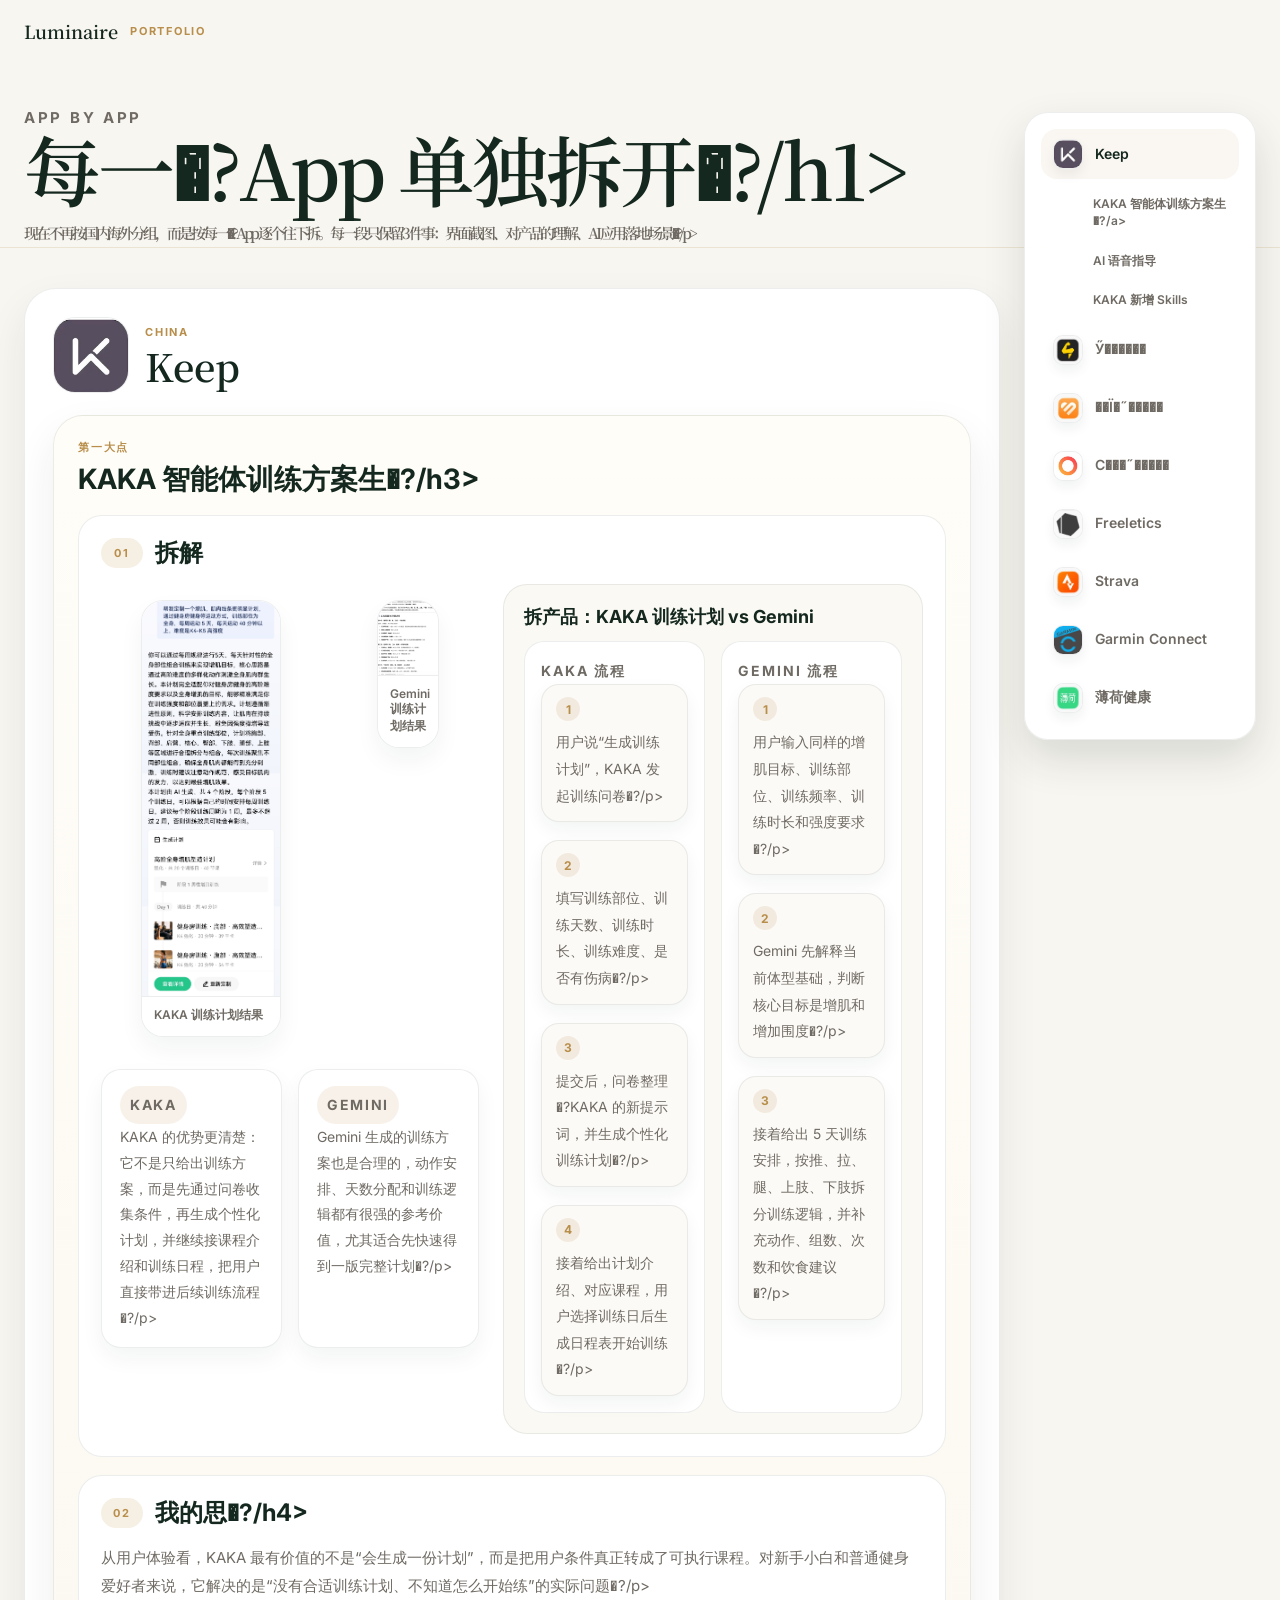
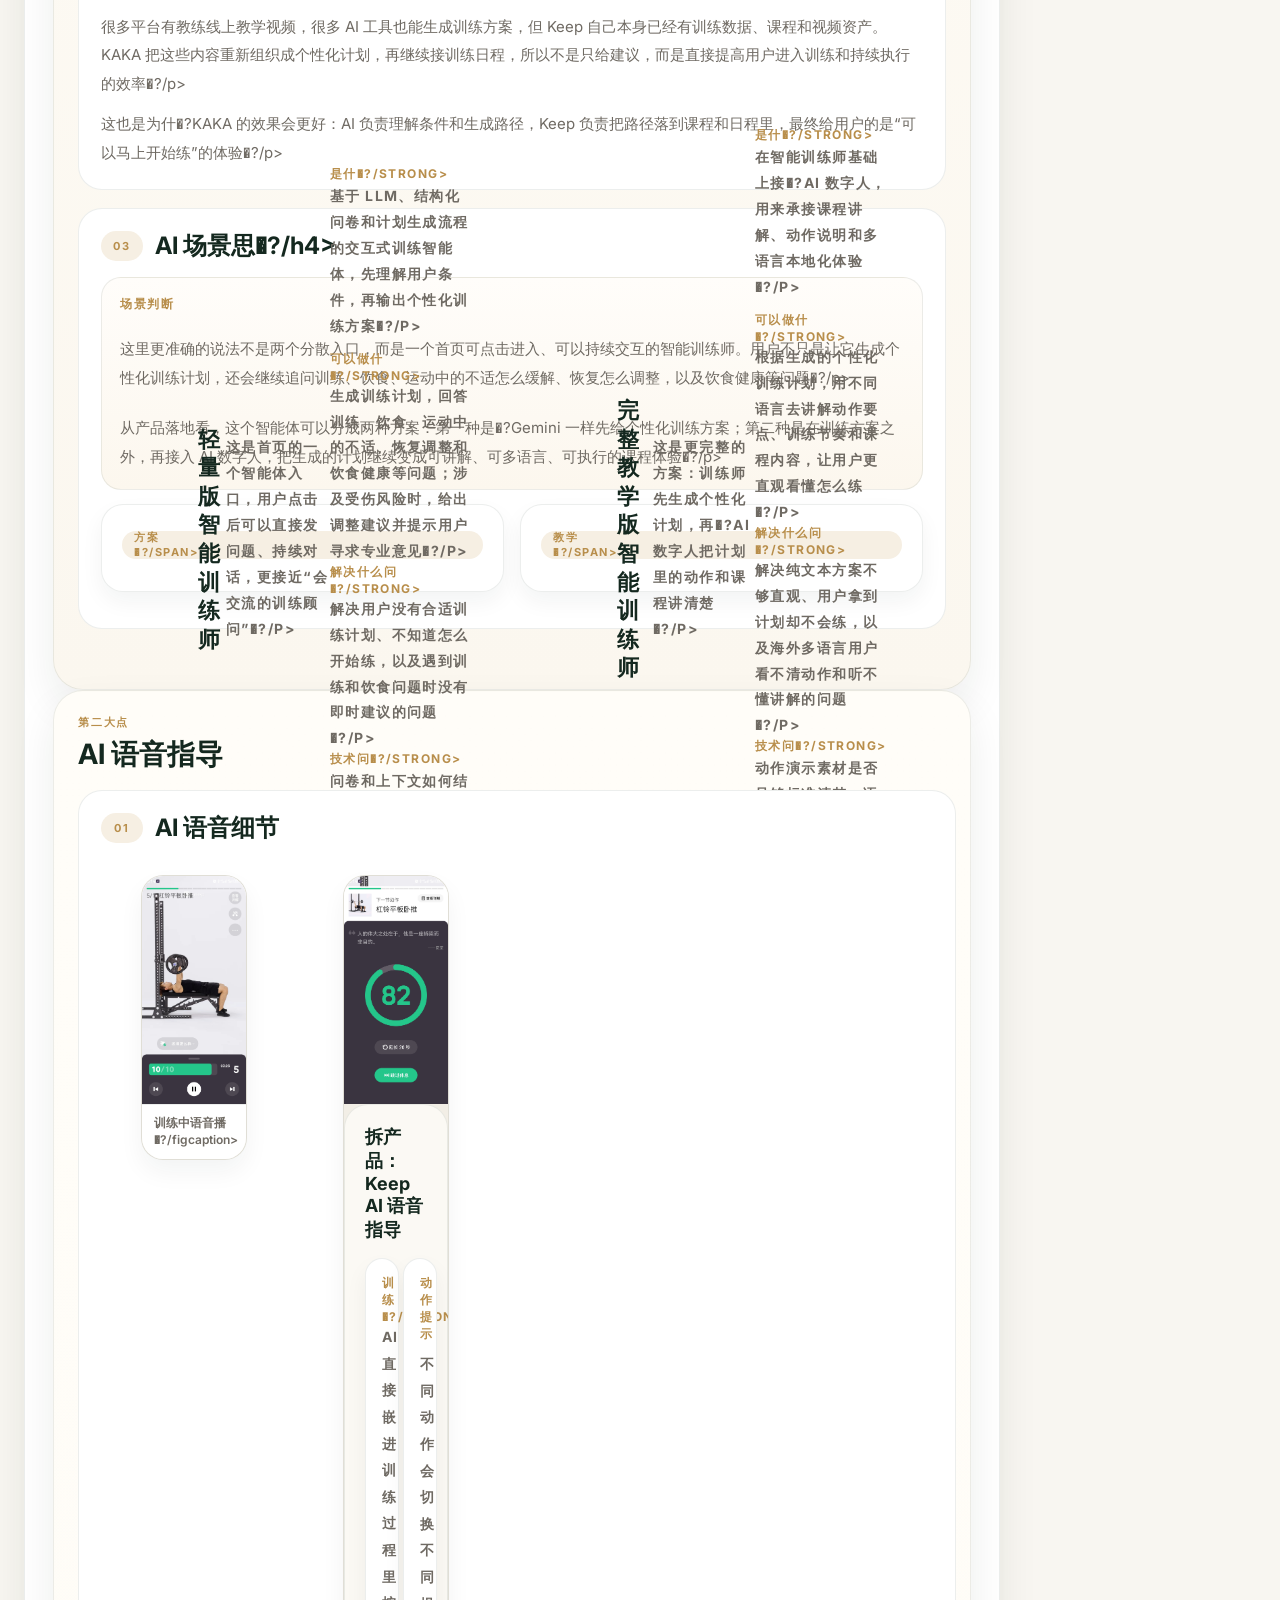
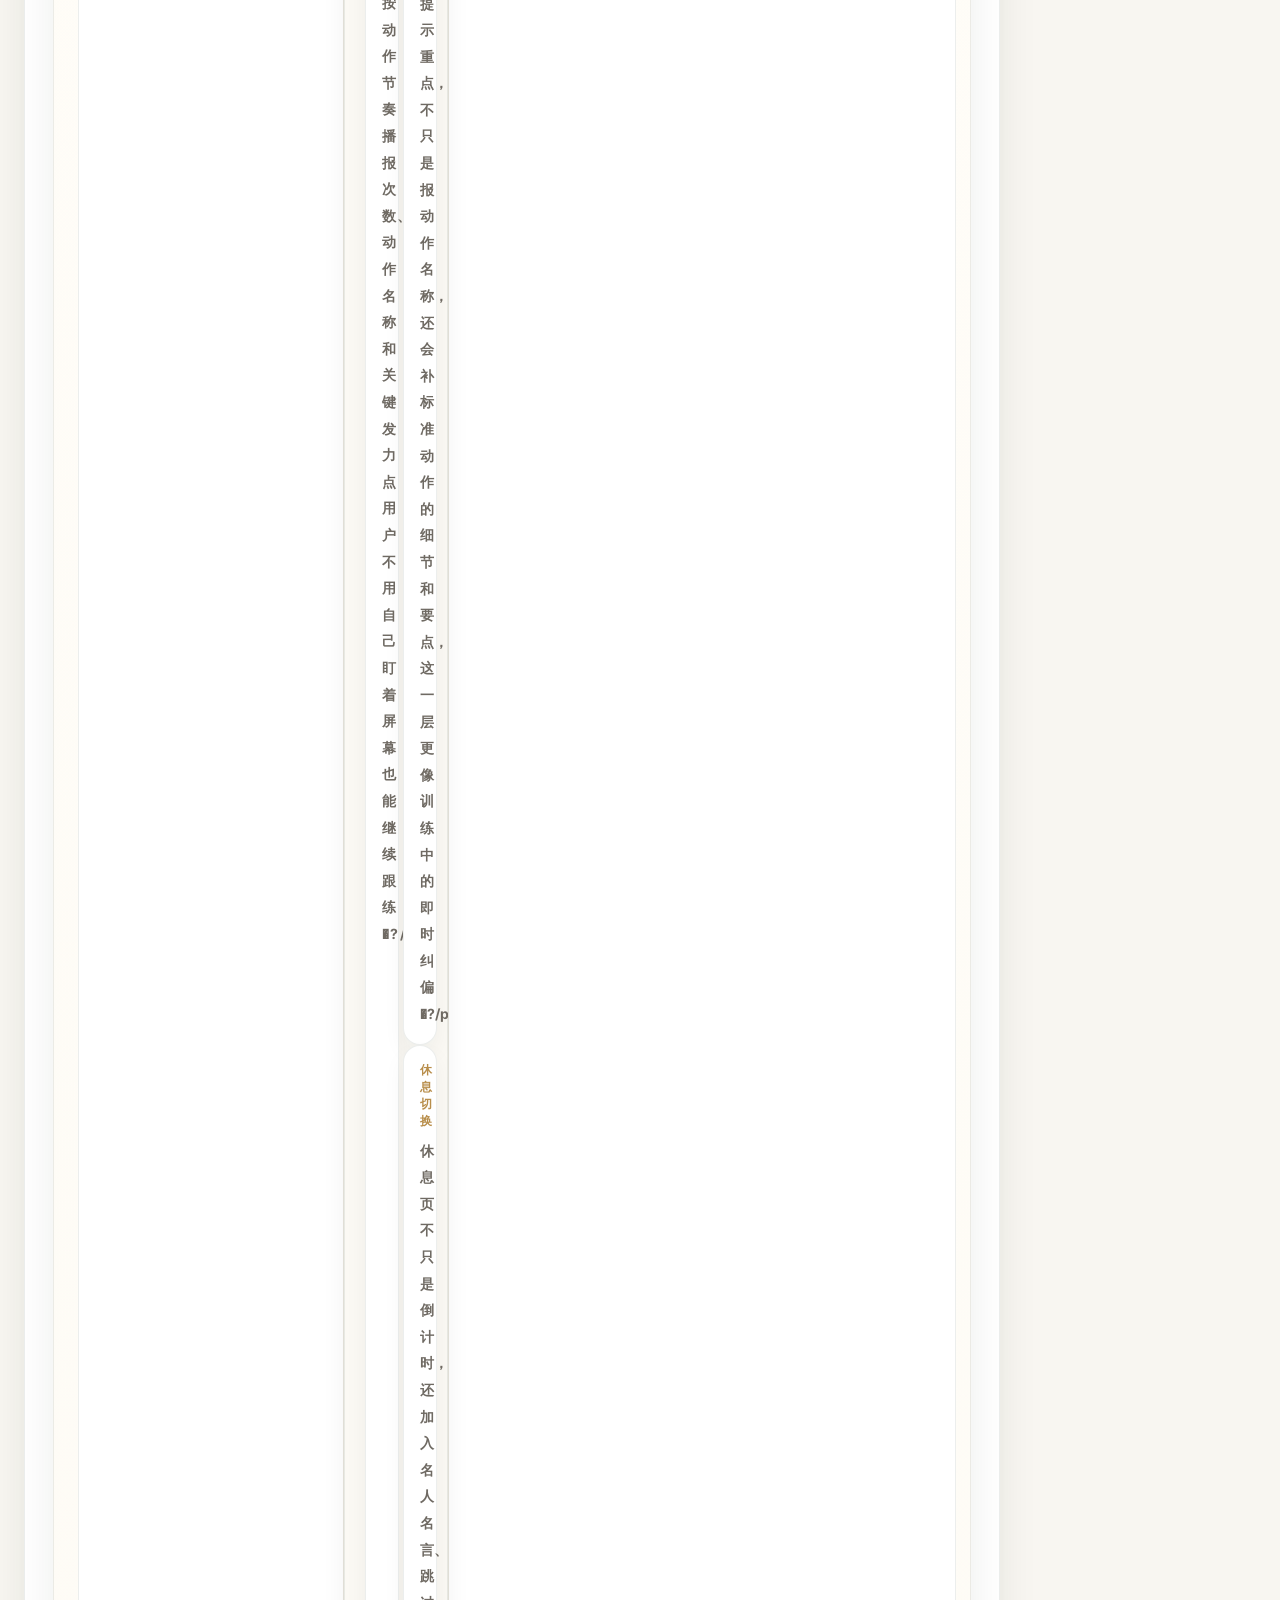
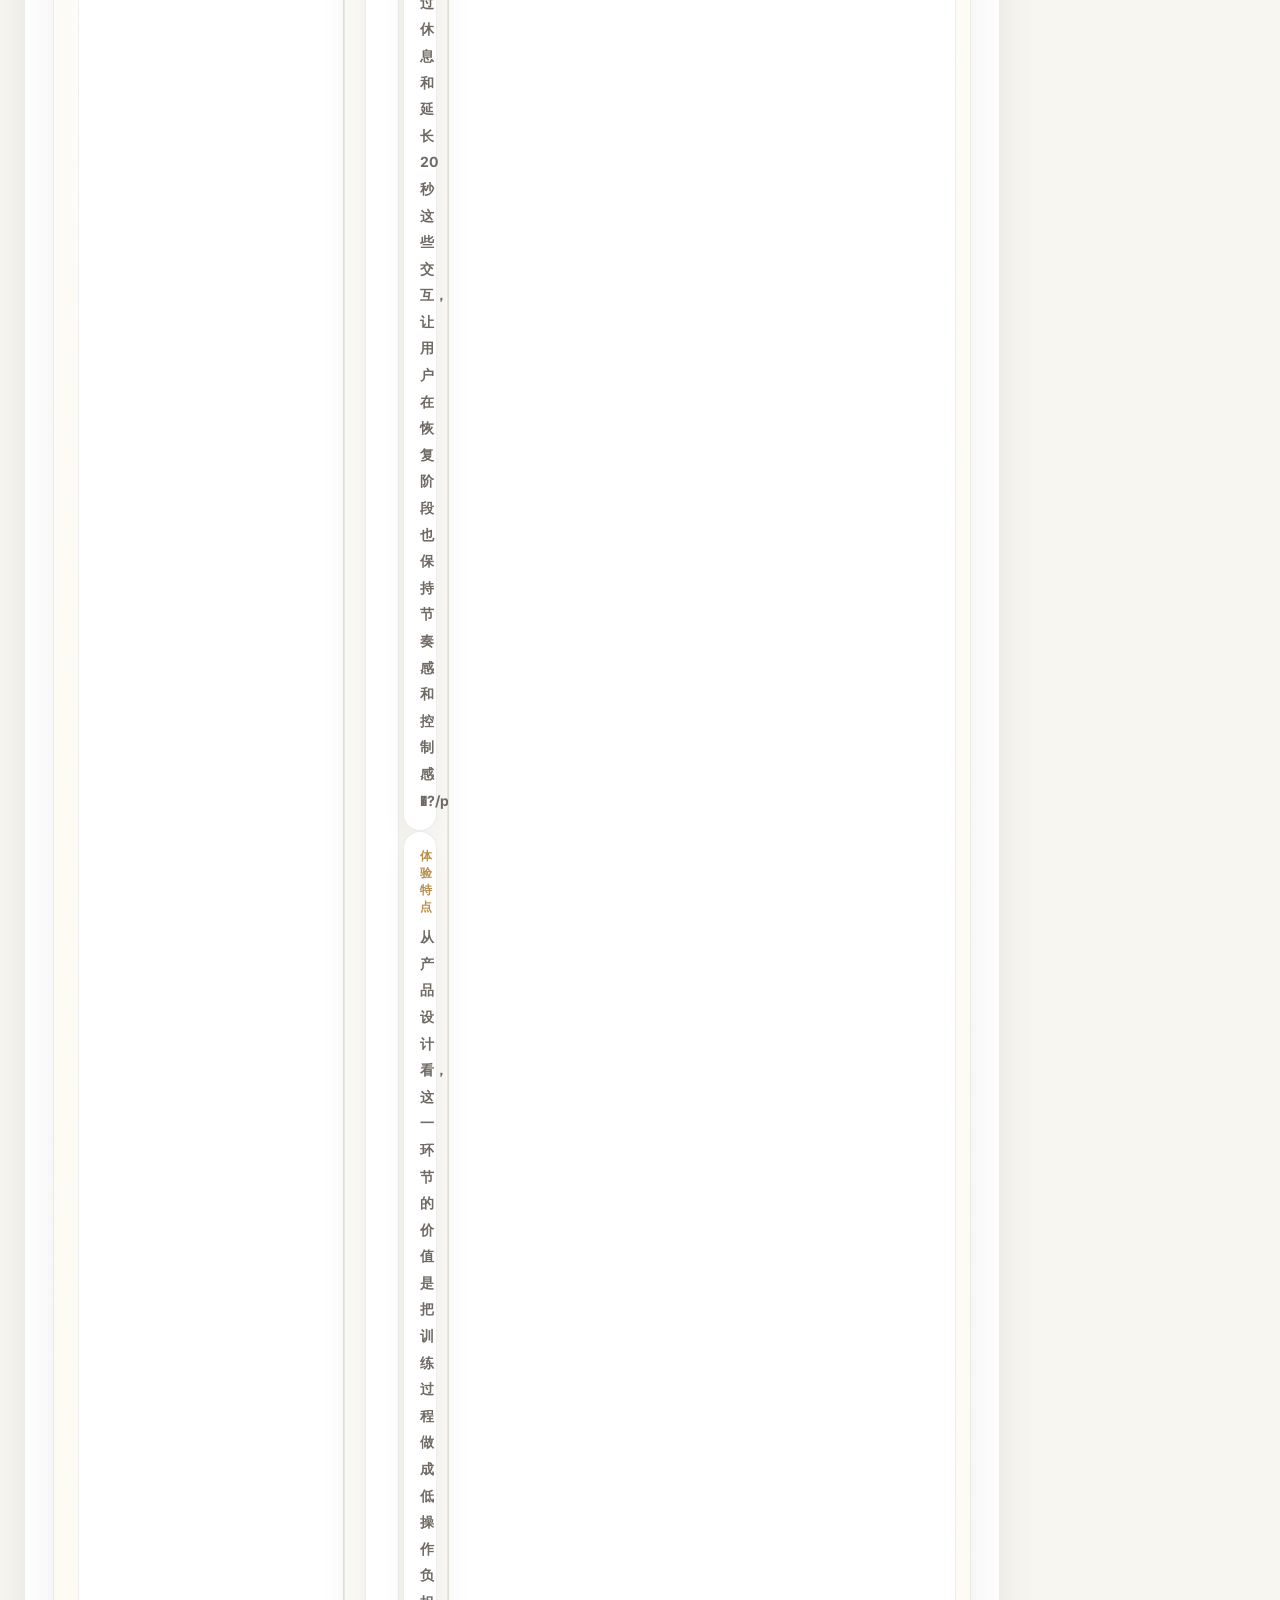
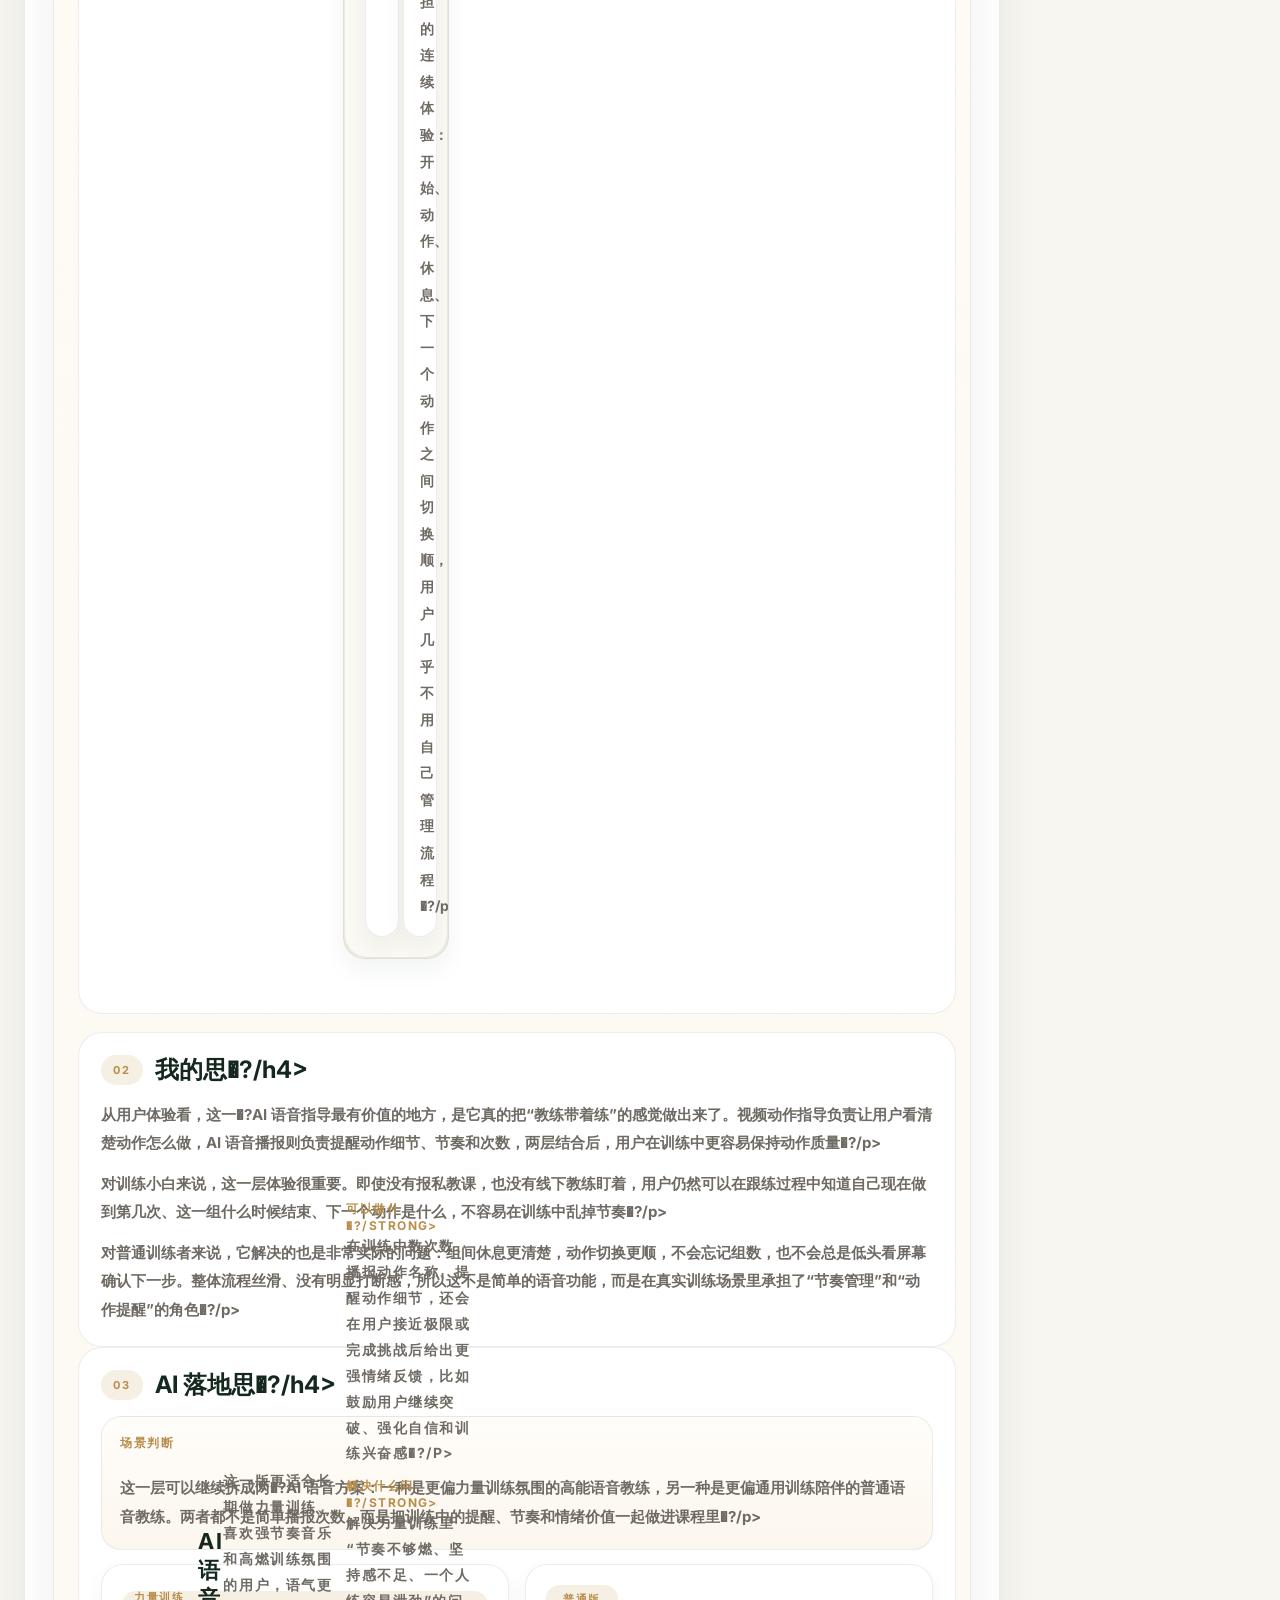
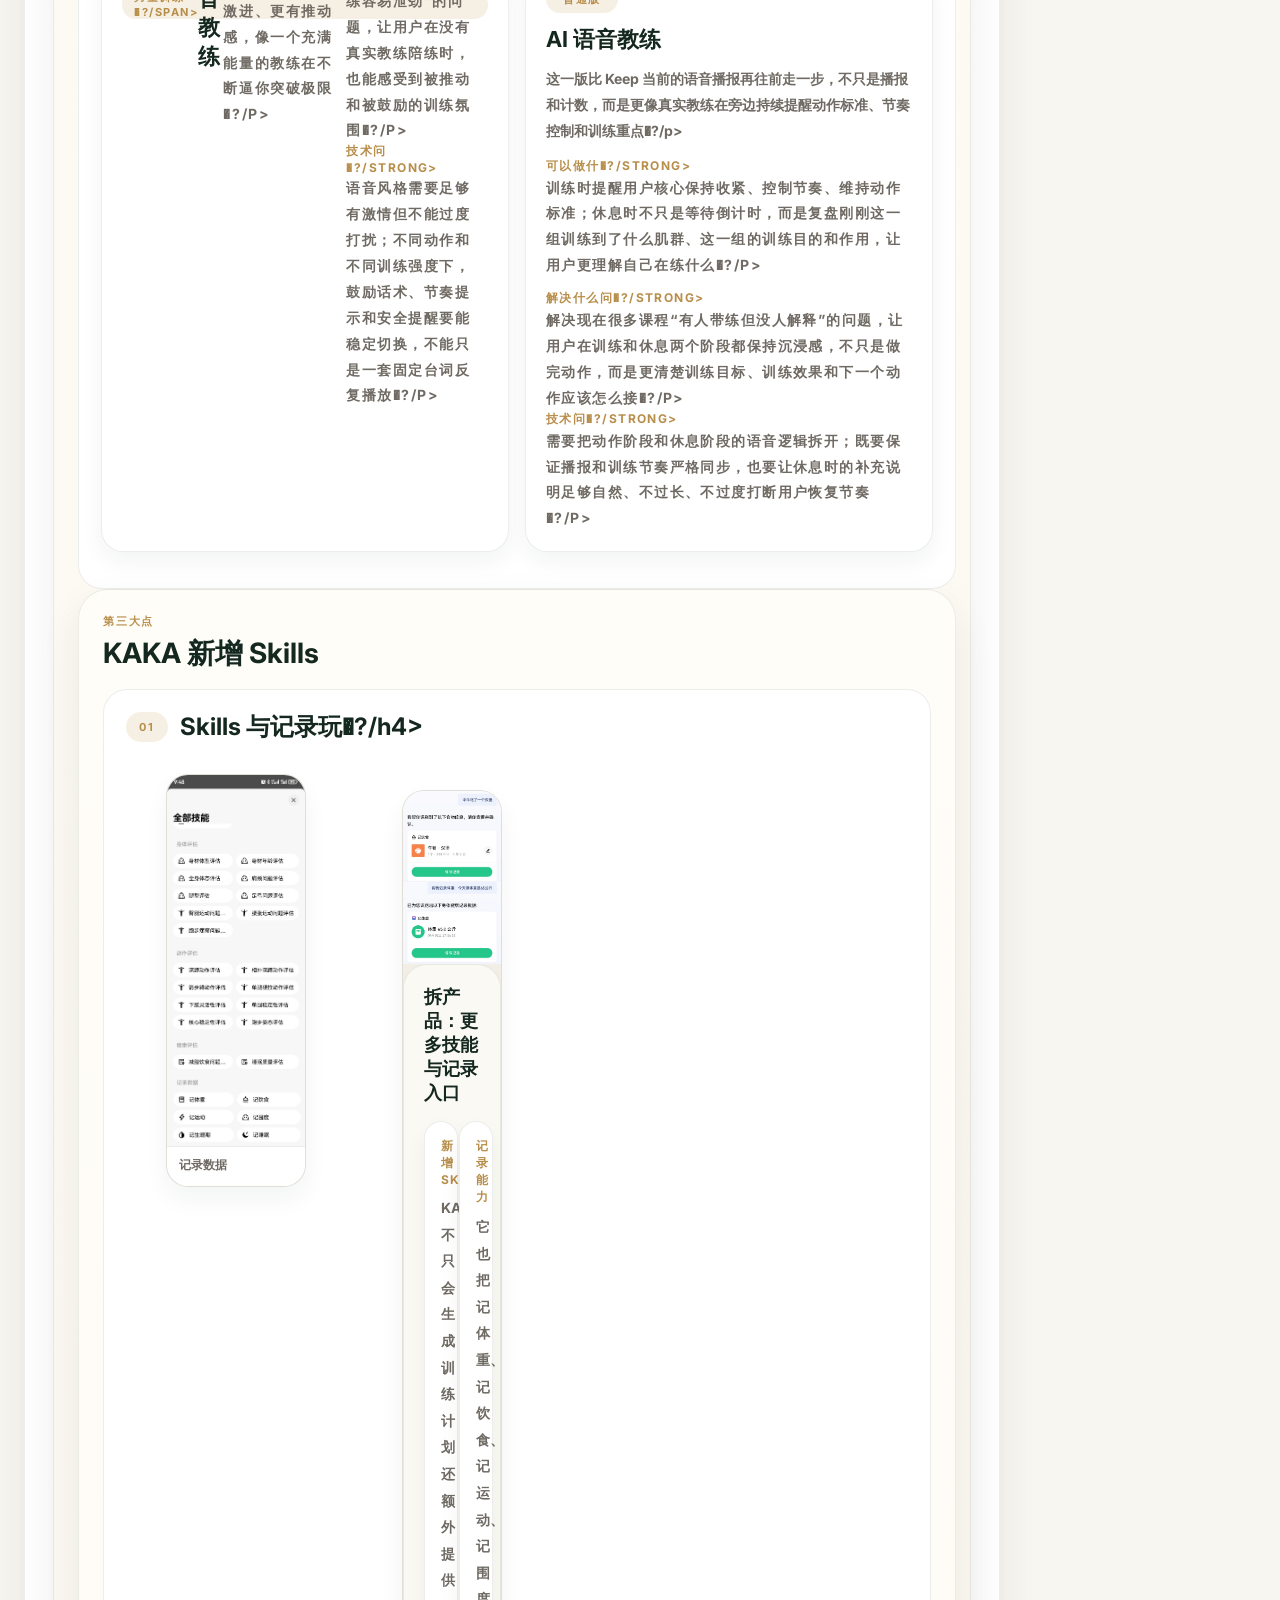
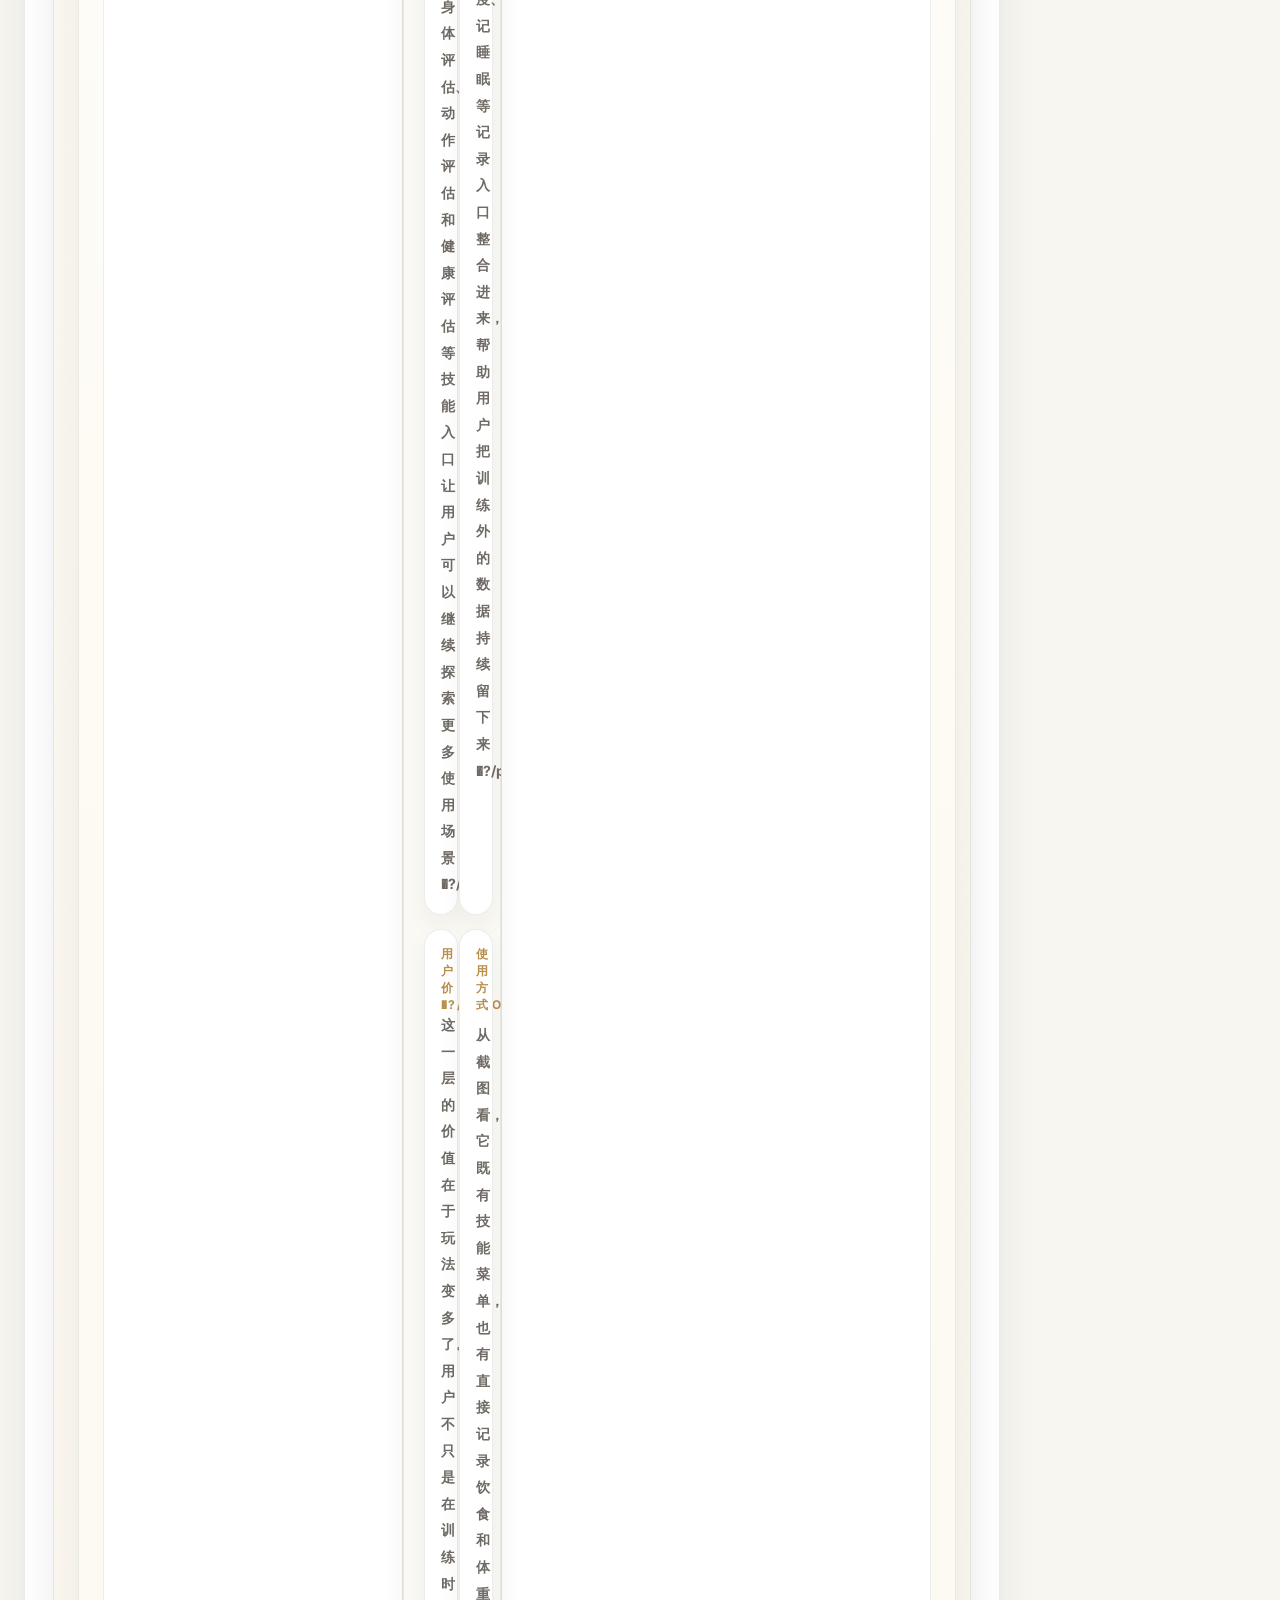
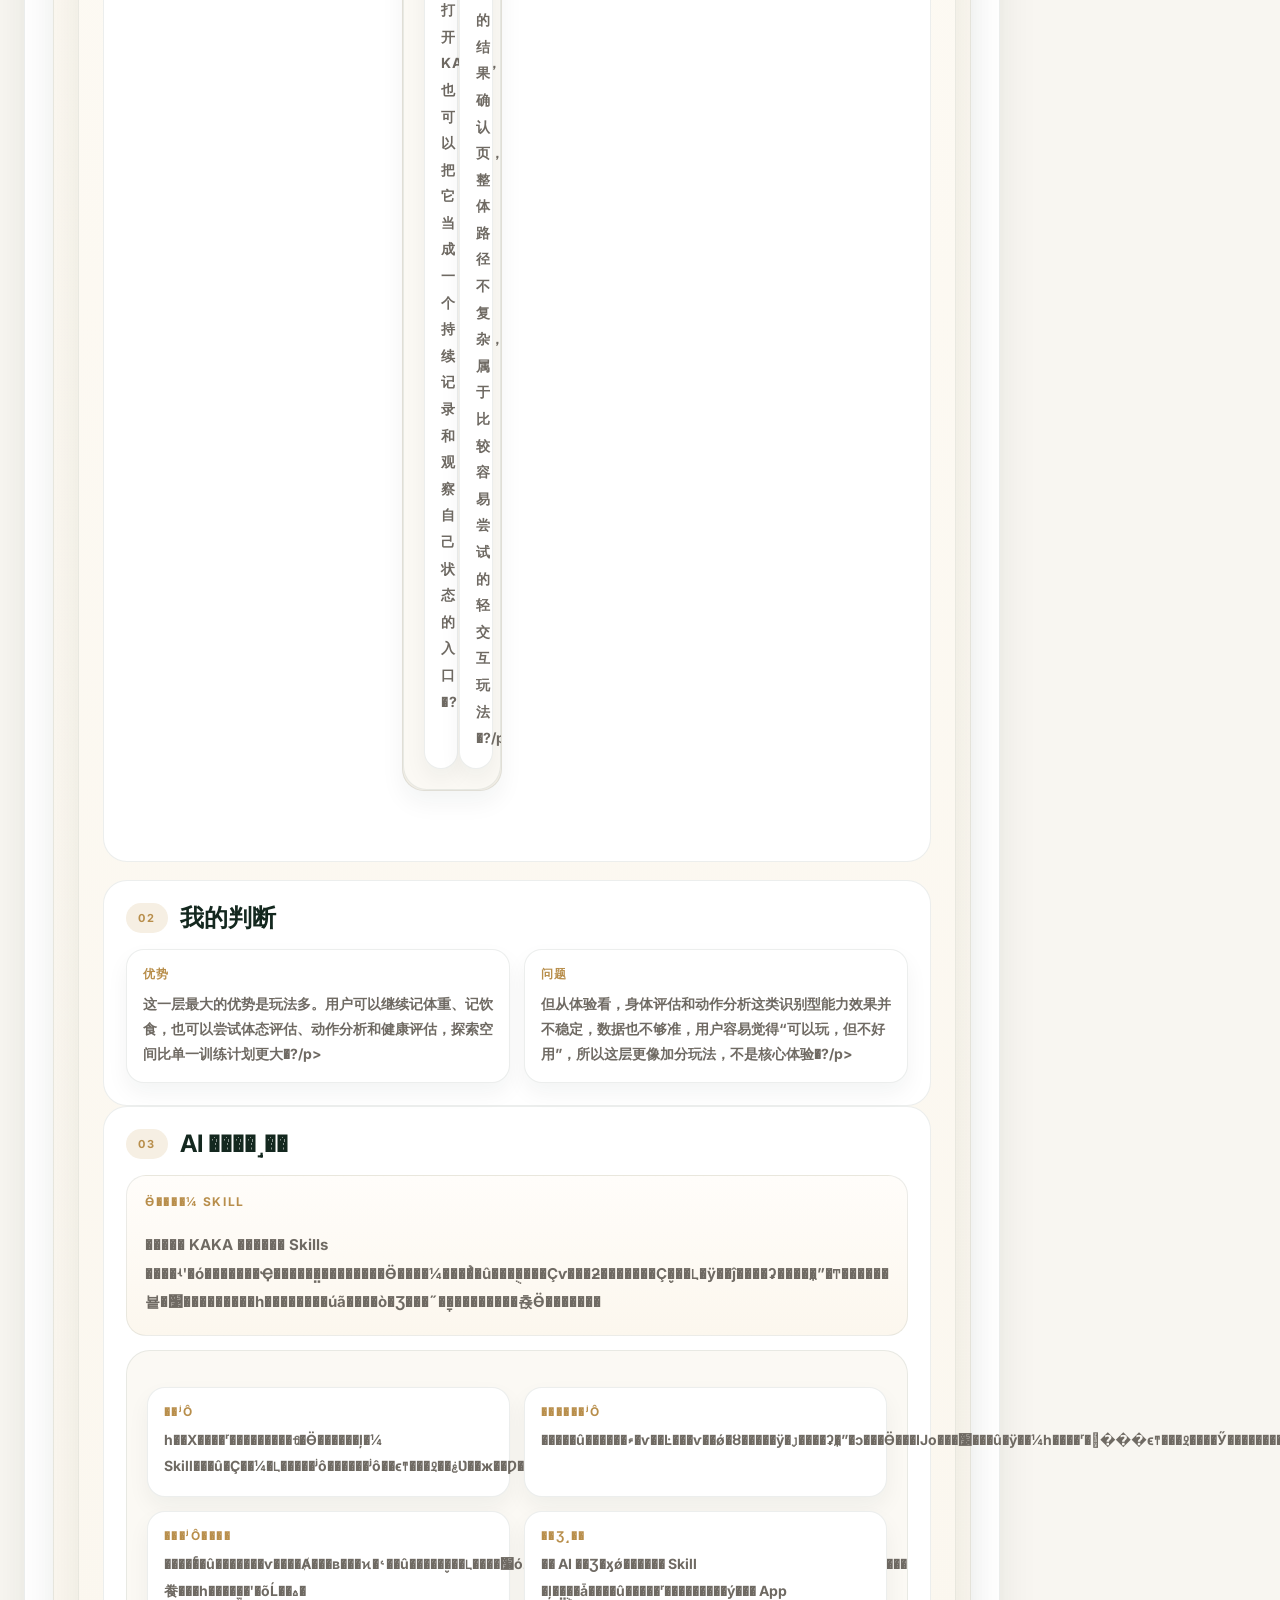
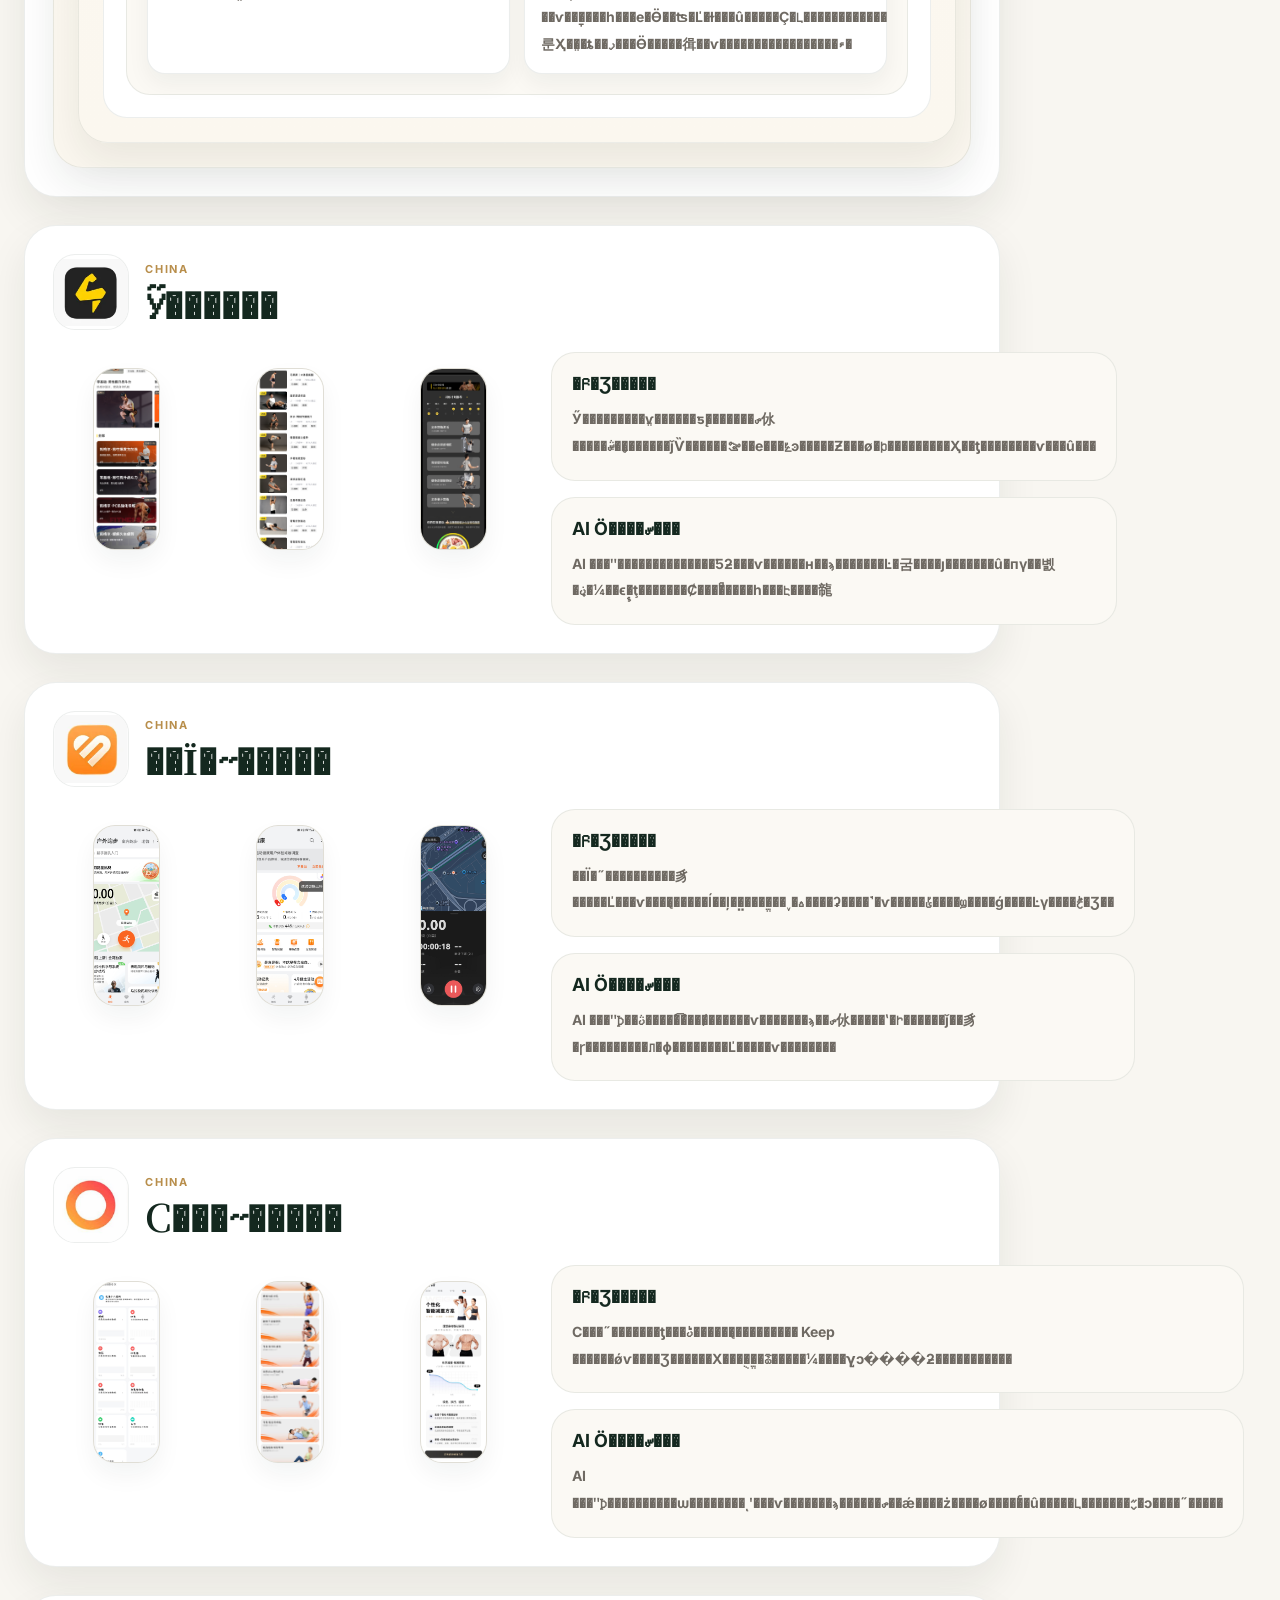
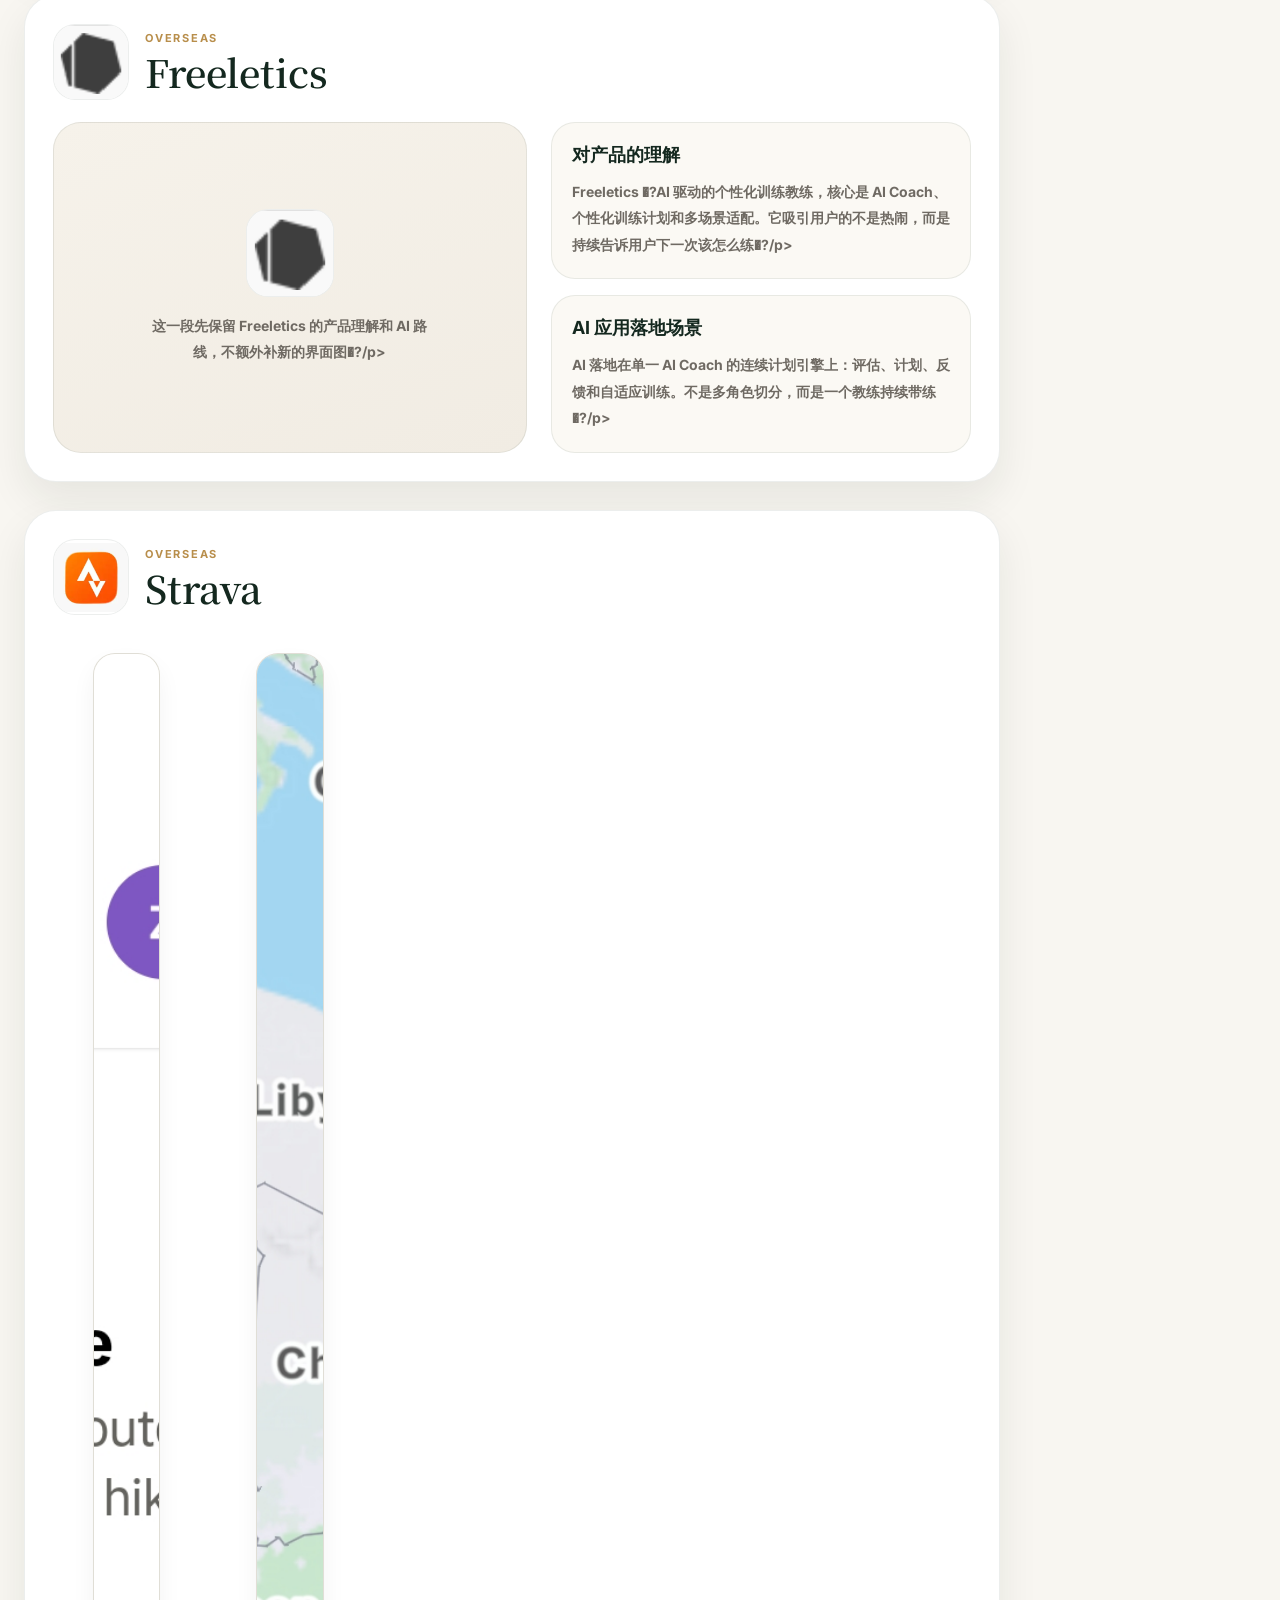
<file: competitor-analysis.temp-fixed.html>
﻿<!DOCTYPE html>
<html lang="zh-CN">
<head>
  <meta charset="UTF-8">
  <meta name="viewport" content="width=device-width, initial-scale=1.0">
  <title>运动健康 App 拆解</title>
  <link rel="preconnect" href="https://fonts.googleapis.com">
  <link rel="preconnect" href="https://fonts.gstatic.com" crossorigin>
  <link href="https://fonts.googleapis.com/css2?family=Inter:wght@400;500;600;700&family=Noto+Serif+SC:wght@500;700&display=swap" rel="stylesheet">
  <style>
    :root {
      --bg: #f8f6f1;
      --panel: #ffffff;
      --soft: #fbf9f4;
      --ink: #14281f;
      --muted: #6f6a63;
      --gold: #b88e4b;
      --line: rgba(20, 40, 31, 0.08);
      --shadow: 0 18px 40px rgba(20, 40, 31, 0.08);
    }

    * { box-sizing: border-box; }

    html { scroll-behavior: smooth; }

    body {
      margin: 0;
      background: var(--bg);
      color: var(--ink);
      font-family: "Inter", sans-serif;
    }

    img {
      display: block;
      max-width: 100%;
    }

    .masthead {
      border-bottom: 1px solid rgba(184, 142, 75, 0.18);
      margin-bottom: 40px;
    }

    .topbar-inner,
    .hero,
    .page {
      max-width: 1440px;
      margin: 0 auto;
      padding-left: 24px;
      padding-right: 280px;
    }

    .topbar-inner {
      padding-top: 18px;
      padding-bottom: 18px;
      display: flex;
      align-items: center;
      justify-content: flex-start;
      gap: 20px;
    }

    .brand-wrap {
      display: flex;
      align-items: center;
      gap: 12px;
      flex: 0 0 auto;
    }

    .brand {
      font-family: "Noto Serif SC", serif;
      font-size: 18px;
      font-weight: 600;
      color: var(--ink);
    }

    .brand-tag {
      font-size: 11px;
      font-weight: 700;
      letter-spacing: 0.16em;
      text-transform: uppercase;
      color: var(--gold);
    }

    .nav-links {
      position: fixed;
      top: 112px;
      right: 24px;
      z-index: 20;
      width: 232px;
      display: flex;
      flex-direction: column;
      gap: 8px;
      padding: 16px;
      background: rgba(255, 255, 255, 0.94);
      border: 1px solid var(--line);
      border-radius: 24px;
      box-shadow: 0 18px 42px rgba(20, 40, 31, 0.14);
      backdrop-filter: blur(14px);
    }

    .nav-group {
      display: grid;
      gap: 8px;
    }

    .nav-link {
      width: 100%;
      display: flex;
      align-items: center;
      gap: 12px;
      padding: 10px 12px;
      border-radius: 16px;
      color: var(--muted);
      text-decoration: none;
      font-size: 14px;
      font-weight: 600;
      line-height: 1.2;
      transition: background 0.18s ease, color 0.18s ease, transform 0.18s ease;
    }

    .nav-link-static {
      cursor: default;
      color: var(--ink);
      background: rgba(184, 142, 75, 0.08);
    }

    .nav-link:hover {
      background: rgba(184, 142, 75, 0.08);
      color: var(--ink);
      transform: translateX(-2px);
    }

    .nav-link-static:hover {
      transform: none;
    }

    .nav-subnav {
      display: grid;
      gap: 6px;
      padding-left: 42px;
    }

    .nav-sublink {
      display: block;
      padding: 8px 10px;
      border-radius: 12px;
      color: var(--muted);
      text-decoration: none;
      font-size: 12px;
      font-weight: 600;
      line-height: 1.45;
      transition: background 0.18s ease, color 0.18s ease, transform 0.18s ease;
    }

    .nav-sublink:hover {
      background: rgba(184, 142, 75, 0.08);
      color: var(--ink);
      transform: translateX(-2px);
    }

    .nav-icon {
      width: 30px;
      height: 30px;
      border-radius: 10px;
      overflow: hidden;
      background: #fff;
      border: 1px solid var(--line);
      box-shadow: 0 6px 12px rgba(20, 40, 31, 0.06);
      flex: 0 0 auto;
    }

    .nav-icon img {
      width: 100%;
      height: 100%;
      object-fit: cover;
    }

    .hero {
      padding-top: 28px;
      padding-bottom: 0;
    }

    .eyebrow {
      margin: 0 0 16px;
      font-size: 11px;
      font-weight: 700;
      letter-spacing: 0.18em;
      text-transform: uppercase;
      color: var(--gold);
    }

    .hero h1,
    .app-name {
      margin: 0;
      font-family: "Noto Serif SC", serif;
      font-weight: 600;
      color: var(--ink);
    }

    .hero h1 {
      font-size: clamp(38px, 6vw, 80px);
      line-height: 0.96;
      letter-spacing: -0.04em;
    }

    .hero p {
      margin: 14px 0 0;
      max-width: 760px;
      font-size: 15px;
      line-height: 1.85;
      color: var(--muted);
    }

    .page {
      padding-top: 0;
      padding-bottom: 80px;
    }

    .app-section {
      scroll-margin-top: 80px;
      margin-top: 28px;
      padding: 28px;
      background: var(--panel);
      border: 1px solid var(--line);
      border-radius: 32px;
      box-shadow: var(--shadow);
    }

    .analysis-group[id] {
      scroll-margin-top: 88px;
    }

    .app-header {
      display: flex;
      align-items: center;
      gap: 16px;
      margin-bottom: 22px;
    }

    .logo-shell {
      width: 76px;
      height: 76px;
      border-radius: 22px;
      overflow: hidden;
      background: #fff;
      border: 1px solid var(--line);
      flex: 0 0 auto;
    }

    .logo-shell img {
      width: 100%;
      height: 100%;
      object-fit: contain;
    }

    .region {
      margin: 0 0 6px;
      font-size: 11px;
      font-weight: 700;
      text-transform: uppercase;
      letter-spacing: 0.16em;
      color: var(--gold);
    }

    .app-name {
      font-size: clamp(28px, 3vw, 38px);
      line-height: 1.08;
    }

    .app-layout {
      display: grid;
      grid-template-columns: minmax(0, 1.2fr) minmax(320px, 420px);
      gap: 24px;
      align-items: start;
    }

    .analysis-group {
      display: grid;
      gap: 18px;
      padding: 24px;
      border-radius: 30px;
      background: linear-gradient(180deg, #fffdf8 0%, #fbf7ef 100%);
      border: 1px solid var(--line);
      box-shadow: var(--shadow);
    }

    .analysis-group + .analysis-group {
      margin-top: 18px;
    }

    .analysis-header {
      display: grid;
      gap: 8px;
    }

    .analysis-kicker {
      margin: 0;
      font-size: 11px;
      font-weight: 700;
      text-transform: uppercase;
      letter-spacing: 0.16em;
      color: var(--gold);
    }

    .analysis-title {
      margin: 0;
      font-size: 28px;
      line-height: 1.2;
      color: var(--ink);
    }

    .subpoint-card {
      padding: 22px;
      border-radius: 24px;
      background: #fff;
      border: 1px solid var(--line);
    }

    .subpoint-header {
      display: flex;
      align-items: center;
      gap: 12px;
      margin-bottom: 16px;
    }

    .subpoint-index {
      display: inline-flex;
      align-items: center;
      justify-content: center;
      min-width: 42px;
      height: 30px;
      padding: 0 10px;
      border-radius: 999px;
      background: #f6efe3;
      color: var(--gold);
      font-size: 11px;
      font-weight: 700;
      letter-spacing: 0.14em;
      text-transform: uppercase;
    }

    .subpoint-title {
      margin: 0;
      font-size: 24px;
      line-height: 1.25;
      color: var(--ink);
    }

    .subpoint-grid {
      display: grid;
      grid-template-columns: 1fr;
      gap: 18px;
    }

    .subpoint-copy {
      display: grid;
      gap: 12px;
    }

    .subpoint-copy p {
      margin: 0;
      font-size: 15px;
      line-height: 1.9;
      color: var(--muted);
    }

    .scenario-stack {
      display: grid;
      gap: 14px;
    }

    .scenario-block {
      padding: 18px;
      border-radius: 20px;
      background: linear-gradient(180deg, #fffdfa 0%, #fcf7ee 100%);
      border: 1px solid var(--line);
    }

    .scenario-block h5 {
      margin: 0 0 10px;
      font-size: 12px;
      font-weight: 700;
      letter-spacing: 0.14em;
      text-transform: uppercase;
      color: var(--gold);
    }

    .scenario-block p + p {
      margin-top: 10px;
    }

    .agent-grid {
      display: grid;
      grid-template-columns: repeat(2, minmax(0, 1fr));
      gap: 16px;
    }

    .agent-card {
      padding: 20px;
      border-radius: 22px;
      background: #fff;
      border: 1px solid var(--line);
      box-shadow: 0 10px 22px rgba(20, 40, 31, 0.05);
    }

    .agent-mode {
      display: inline-flex;
      align-items: center;
      justify-content: center;
      min-width: 72px;
      height: 28px;
      padding: 0 12px;
      border-radius: 999px;
      background: #f6efe3;
      color: var(--gold);
      font-size: 11px;
      font-weight: 700;
      letter-spacing: 0.14em;
      text-transform: uppercase;
      margin-bottom: 12px;
    }

    .agent-card h5 {
      margin: 0 0 12px;
      font-size: 22px;
      line-height: 1.3;
      color: var(--ink);
    }

    .agent-lead {
      margin: 0 0 14px;
      font-size: 14px;
      line-height: 1.85;
      color: var(--muted);
    }

    .agent-list {
      display: grid;
      gap: 12px;
    }

    .agent-item {
      display: grid;
      gap: 4px;
      padding-top: 12px;
      border-top: 1px solid var(--line);
    }

    .agent-item:first-child {
      padding-top: 0;
      border-top: 0;
    }

    .agent-item strong {
      font-size: 12px;
      font-weight: 700;
      letter-spacing: 0.12em;
      text-transform: uppercase;
      color: var(--gold);
    }

    .agent-item p {
      margin: 0;
      font-size: 14px;
      line-height: 1.85;
      color: var(--muted);
    }

    .gallery {
      display: grid;
      grid-template-columns: repeat(3, minmax(0, 1fr));
      gap: 16px;
    }

    .keep-gallery {
      grid-template-columns: minmax(220px, 0.72fr) minmax(0, 1.68fr);
      align-items: start;
    }

    .keep-gallery-wrap {
      display: grid;
      gap: 16px;
    }

    .keep-gallery .shot {
      background: #fff;
    }

    .keep-gallery .shot img {
      height: auto;
      aspect-ratio: auto;
      object-fit: contain;
      background: #fff;
    }

    .shot-kaka img {
      object-position: top center;
    }

    .shot-gemini img {
      object-position: top center;
    }

    .voice-gallery {
      grid-template-columns: repeat(2, minmax(0, 1fr));
      align-items: start;
    }

    .skills-gallery {
      grid-template-columns: minmax(220px, 0.96fr) minmax(180px, 0.72fr);
      grid-template-areas:
        "main side-1"
        "main side-2"
        "main side-3";
      align-items: start;
    }

    .skills-gallery .shot-main {
      grid-area: main;
    }

    .skills-gallery .shot-side-1 {
      grid-area: side-1;
    }

    .skills-gallery .shot-side-2 {
      grid-area: side-2;
    }

    .skills-gallery .shot-side-3 {
      grid-area: side-3;
    }

    .skills-gallery .shot img {
      aspect-ratio: auto;
      height: auto;
      object-fit: contain;
      background: #fff;
    }

    .voice-gallery .shot img {
      aspect-ratio: auto;
      height: auto;
      object-fit: contain;
      background: #fff;
    }

    .voice-grid {
      display: grid;
      grid-template-columns: repeat(2, minmax(0, 1fr));
      gap: 14px;
      margin-top: 16px;
    }

    .voice-item {
      padding: 16px;
      border-radius: 18px;
      background: #fff;
      border: 1px solid var(--line);
      box-shadow: 0 10px 22px rgba(20, 40, 31, 0.05);
    }

    .voice-item strong {
      display: block;
      margin: 0 0 8px;
      font-size: 12px;
      font-weight: 700;
      letter-spacing: 0.12em;
      text-transform: uppercase;
      color: var(--gold);
    }

    .voice-item p {
      margin: 0;
      font-size: 14px;
      line-height: 1.8;
      color: var(--muted);
    }

    .shot {
      overflow: hidden;
      border-radius: 22px;
      background: #f2eee6;
      border: 1px solid var(--line);
      box-shadow: 0 12px 24px rgba(20, 40, 31, 0.05);
    }

    .shot img {
      width: 100%;
      height: 100%;
      object-fit: cover;
      aspect-ratio: 9 / 19.5;
    }

    .shot figcaption {
      padding: 10px 12px 12px;
      border-top: 1px solid var(--line);
      background: #fff;
      color: var(--muted);
      font-size: 12px;
      font-weight: 600;
    }

    .shot-card {
      display: flex;
      flex-direction: column;
      background: #fff;
    }

    .shot-body {
      flex: 1;
      padding: 18px;
      background: linear-gradient(180deg, #fff 0%, #fcfaf6 100%);
    }

    .shot-label {
      margin: 0 0 10px;
      font-size: 11px;
      font-weight: 700;
      letter-spacing: 0.14em;
      text-transform: uppercase;
      color: var(--gold);
    }

    .shot-title {
      margin: 0 0 12px;
      font-size: 18px;
      line-height: 1.5;
      font-weight: 700;
      color: var(--ink);
    }

    .shot-points {
      margin: 0;
      padding-left: 18px;
      display: grid;
      gap: 10px;
      color: var(--muted);
      font-size: 14px;
      line-height: 1.75;
    }

    .shot-points li::marker {
      color: var(--gold);
    }

    .flow-diagram {
      display: grid;
      gap: 10px;
      margin-top: 12px;
    }

    .flow-compare {
      display: grid;
      grid-template-columns: repeat(2, minmax(0, 1fr));
      gap: 16px;
    }

    .flow-column {
      padding: 16px;
      border-radius: 20px;
      background: #fff;
      border: 1px solid var(--line);
    }

    .flow-heading {
      margin: 0 0 12px;
      font-size: 12px;
      font-weight: 700;
      letter-spacing: 0.14em;
      text-transform: uppercase;
      color: var(--gold);
    }

    .flow-lane {
      display: grid;
      gap: 18px;
    }

    .flow-node {
      position: relative;
      padding: 12px 14px;
      border-radius: 18px;
      background: #fcfaf6;
      border: 1px solid var(--line);
      box-shadow: 0 8px 18px rgba(20, 40, 31, 0.05);
    }

    .flow-node:not(:last-child)::after {
      content: "�?;
      position: absolute;
      left: 50%;
      bottom: -20px;
      transform: translateX(-50%);
      color: var(--gold);
      font-size: 14px;
      font-weight: 700;
    }

    .flow-node-index {
      display: inline-flex;
      align-items: center;
      justify-content: center;
      width: 24px;
      height: 24px;
      margin-bottom: 8px;
      border-radius: 999px;
      background: rgba(184, 142, 75, 0.14);
      color: var(--gold);
      font-size: 12px;
      font-weight: 700;
    }

    .flow-node-copy {
      margin: 0;
      color: var(--muted);
      font-size: 13px;
      line-height: 1.75;
    }

    .compare-summary {
      display: grid;
      grid-template-columns: repeat(2, minmax(0, 1fr));
      gap: 16px;
    }

    .summary-card {
      padding: 16px 18px;
      border-radius: 20px;
      background: #fff;
      border: 1px solid var(--line);
      box-shadow: 0 10px 22px rgba(20, 40, 31, 0.05);
    }

    .summary-label {
      display: inline-block;
      margin: 0 0 10px;
      padding: 6px 10px;
      border-radius: 999px;
      background: rgba(184, 142, 75, 0.12);
      color: var(--gold);
      font-size: 11px;
      font-weight: 700;
      letter-spacing: 0.12em;
      text-transform: uppercase;
    }

    .summary-card p {
      margin: 0;
      color: var(--muted);
      font-size: 14px;
      line-height: 1.85;
    }

    .flow-step {
      position: relative;
      padding: 12px 14px;
      border-radius: 16px;
      background: #fff;
      border: 1px solid var(--line);
      color: var(--ink);
      font-size: 14px;
      line-height: 1.7;
      box-shadow: 0 8px 18px rgba(20, 40, 31, 0.05);
    }

    .flow-step:not(:last-child)::after {
      content: "�?;
      position: absolute;
      left: 50%;
      bottom: -18px;
      transform: translateX(-50%);
      color: var(--gold);
      font-weight: 700;
      font-size: 14px;
    }

    .note-stack {
      display: grid;
      gap: 16px;
    }

    .note-card {
      padding: 20px;
      border-radius: 24px;
      background: var(--soft);
      border: 1px solid var(--line);
    }

    .note-card h3 {
      margin: 0 0 12px;
      font-size: 18px;
      font-weight: 700;
      color: var(--ink);
    }

    .note-card p {
      margin: 0;
      font-size: 14px;
      line-height: 1.9;
      color: var(--muted);
    }

    .flow-list {
      margin: 0;
      padding-left: 18px;
      display: grid;
      gap: 8px;
      color: var(--muted);
      font-size: 14px;
      line-height: 1.85;
    }

    .flow-list li::marker {
      color: var(--gold);
      font-weight: 700;
    }

    .compare-note {
      margin-top: 14px;
      padding-top: 14px;
      border-top: 1px dashed rgba(20, 40, 31, 0.14);
      color: var(--ink);
      font-weight: 500;
    }

    .compare-table {
      margin-top: 16px;
      border: 1px solid var(--line);
      border-radius: 18px;
      overflow: hidden;
      background: #fff;
    }

    .compare-row {
      display: grid;
      grid-template-columns: 120px minmax(0, 1fr);
    }

    .compare-row + .compare-row {
      border-top: 1px solid var(--line);
    }

    .compare-key {
      padding: 14px 16px;
      background: #fbf7ef;
      color: var(--gold);
      font-size: 12px;
      font-weight: 700;
      letter-spacing: 0.12em;
      text-transform: uppercase;
    }

    .compare-value {
      padding: 14px 16px;
      color: var(--muted);
      font-size: 14px;
      line-height: 1.85;
    }

    .placeholder-copy {
      color: #9b948c;
    }

    .freeletics-panel {
      min-height: 100%;
      display: flex;
      align-items: center;
      justify-content: center;
      padding: 32px;
      border-radius: 28px;
      background: linear-gradient(160deg, #f6f2ea 0%, #f1ece3 100%);
      border: 1px solid var(--line);
    }

    .freeletics-panel > div {
      max-width: 280px;
      display: grid;
      gap: 16px;
      justify-items: center;
      text-align: center;
    }

    .freeletics-panel .logo-shell {
      width: 88px;
      height: 88px;
    }

    .freeletics-panel p {
      margin: 0;
      font-size: 14px;
      line-height: 1.9;
      color: var(--muted);
    }

    @media (max-width: 1080px) {
      .app-layout {
        grid-template-columns: 1fr;
      }
    }

    @media (max-width: 820px) {
      .topbar-inner,
      .hero,
      .page {
        padding-left: 16px;
        padding-right: 16px;
      }

      .topbar-inner {
        flex-direction: column;
        align-items: flex-start;
      }

      .nav-links {
        position: static;
        width: auto;
        flex-direction: row;
        flex-wrap: wrap;
        gap: 18px;
        padding: 0;
        background: transparent;
        border: 0;
        border-radius: 0;
        box-shadow: none;
        backdrop-filter: none;
      }

      .nav-group {
        width: 100%;
      }

      .nav-link {
        width: auto;
        padding: 0;
        border-radius: 0;
      }

      .nav-link:hover {
        background: transparent;
        transform: none;
      }

      .nav-link-static {
        background: transparent;
      }

      .nav-subnav {
        padding-left: 30px;
        display: flex;
        flex-wrap: wrap;
        gap: 8px 12px;
      }

      .nav-sublink {
        padding: 0;
        border-radius: 0;
      }

      .nav-sublink:hover {
        background: transparent;
        transform: none;
      }

      .nav-icon {
        width: 22px;
        height: 22px;
        border-radius: 8px;
        box-shadow: none;
      }

      .masthead {
        margin-bottom: 28px;
      }

      .app-section {
        padding: 20px;
        border-radius: 24px;
      }

      .gallery {
        grid-template-columns: 1fr;
      }

      .keep-gallery {
        grid-template-columns: 1fr;
      }

      .compare-row {
        grid-template-columns: 1fr;
      }

      .compare-key {
        border-bottom: 1px solid var(--line);
      }

      .flow-compare {
        grid-template-columns: 1fr;
      }

      .compare-summary {
        grid-template-columns: 1fr;
      }

      .subpoint-grid {
        grid-template-columns: 1fr;
      }

      .agent-grid {
        grid-template-columns: 1fr;
      }

      .voice-grid {
        grid-template-columns: 1fr;
      }

      .voice-gallery {
        grid-template-columns: 1fr;
      }

      .skills-gallery {
        grid-template-columns: 1fr;
      }

      .app-name {
        font-size: 28px;
      }

      .logo-shell {
        width: 64px;
        height: 64px;
      }
    }
  </style>
</head>
<body>
  <header class="masthead">
    <nav class="topbar">
      <div class="topbar-inner">
        <div class="brand-wrap">
          <div class="brand">Luminaire</div>
          <div class="brand-tag">Portfolio</div>
        </div>
        <div class="nav-links">
          <div class="nav-group">
            <div class="nav-link nav-link-static"><span class="nav-icon"><img src="assets/app-logos/keep.png" alt="Keep"></span><span>Keep</span></div>
            <div class="nav-subnav">
              <a class="nav-sublink" href="#keep-plan">KAKA 智能体训练方案生�?/a>
              <a class="nav-sublink" href="#keep-voice">AI 语音指导</a>
              <a class="nav-sublink" href="#keep-skills">KAKA 新增 Skills</a>
            </div>
          </div>
          <a class="nav-link" href="#yinghan"><span class="nav-icon"><img src="assets/app-logos/yinghan.png" alt="Ӳ������"></span><span>Ӳ������</span></a>
          <a class="nav-link" href="#huawei"><span class="nav-icon"><img src="assets/app-logos/huawei-health.png" alt="��Ϊ�˶�����"></span><span>��Ϊ�˶�����</span></a>
          <a class="nav-link" href="#xiaomi"><span class="nav-icon"><img src="assets/app-logos/xiaomi-fitness.png" alt="С���˶�����"></span><span>С���˶�����</span></a>
          <a class="nav-link" href="#freeletics"><span class="nav-icon"><img src="assets/app-logos/freeletics.png" alt="Freeletics"></span><span>Freeletics</span></a>
          <a class="nav-link" href="#strava"><span class="nav-icon"><img src="assets/app-logos/strava.png" alt="Strava"></span><span>Strava</span></a>
          <a class="nav-link" href="#garmin"><span class="nav-icon"><img src="assets/app-logos/garmin-connect.png" alt="Garmin Connect"></span><span>Garmin Connect</span></a>
          <a class="nav-link" href="#boohee"><span class="nav-icon"><img src="assets/app-logos/boohee.png" alt="薄荷健康"></span><span>薄荷健康</span></a>
        </div>
      </div>
    </nav>

    <div class="hero">
      <p class="eyebrow">App by App</p>
      <h1>每一�?App 单独拆开�?/h1>
      <p>现在不再按国内海外分组，而是按每一�?App 逐个往下拆。每一段只保留 3 件事：界面截图、对产品的理解、AI 应用落地场景�?/p>
    </div>
  </header>

  <main class="page">
    <section id="keep" class="app-section">
      <div class="app-header">
        <div class="logo-shell">
          <img src="assets/app-logos/keep.png" alt="Keep logo">
        </div>
        <div>
          <p class="region">China</p>
          <h2 class="app-name">Keep</h2>
        </div>
      </div>
      <div id="keep-plan" class="analysis-group">
        <div class="analysis-header">
          <p class="analysis-kicker">第一大点</p>
          <h3 class="analysis-title">KAKA 智能体训练方案生�?/h3>
        </div>
        <article class="subpoint-card">
          <div class="subpoint-header">
            <span class="subpoint-index">01</span>
            <h4 class="subpoint-title">拆解</h4>
          </div>
          <div class="app-layout">
            <div class="keep-gallery-wrap">
              <div class="gallery keep-gallery">
                <figure class="shot shot-kaka">
                  <img src="assets/competitor/kaka-plan-output.jpg" alt="KAKA 生成训练计划截图">
                  <figcaption>KAKA 训练计划结果</figcaption>
                </figure>
                <figure class="shot shot-gemini">
                  <img src="assets/competitor/gemini-plan-output.png" alt="Gemini 生成训练计划截图">
                  <figcaption>Gemini 训练计划结果</figcaption>
                </figure>
              </div>
              <div class="compare-summary">
                <article class="summary-card">
                  <p class="summary-label">KAKA</p>
                  <p>KAKA 的优势更清楚：它不是只给出训练方案，而是先通过问卷收集条件，再生成个性化计划，并继续接课程介绍和训练日程，把用户直接带进后续训练流程�?/p>
                </article>
                <article class="summary-card">
                  <p class="summary-label">Gemini</p>
                  <p>Gemini 生成的训练方案也是合理的，动作安排、天数分配和训练逻辑都有很强的参考价值，尤其适合先快速得到一版完整计划�?/p>
                </article>
              </div>
            </div>
            <div class="note-stack">
              <article class="note-card">
                <h3>拆产品：KAKA 训练计划 vs Gemini</h3>
                <div class="flow-compare">
                  <div class="flow-column">
                    <p class="flow-heading">KAKA 流程</p>
                    <div class="flow-lane">
                      <div class="flow-node">
                        <div class="flow-node-index">1</div>
                        <p class="flow-node-copy">用户说“生成训练计划”，KAKA 发起训练问卷�?/p>
                      </div>
                      <div class="flow-node">
                        <div class="flow-node-index">2</div>
                        <p class="flow-node-copy">填写训练部位、训练天数、训练时长、训练难度、是否有伤病�?/p>
                      </div>
                      <div class="flow-node">
                        <div class="flow-node-index">3</div>
                        <p class="flow-node-copy">提交后，问卷整理�?KAKA 的新提示词，并生成个性化训练计划�?/p>
                      </div>
                      <div class="flow-node">
                        <div class="flow-node-index">4</div>
                        <p class="flow-node-copy">接着给出计划介绍、对应课程，用户选择训练日后生成日程表开始训练�?/p>
                      </div>
                    </div>
                  </div>
                  <div class="flow-column">
                    <p class="flow-heading">Gemini 流程</p>
                    <div class="flow-lane">
                      <div class="flow-node">
                        <div class="flow-node-index">1</div>
                        <p class="flow-node-copy">用户输入同样的增肌目标、训练部位、训练频率、训练时长和强度要求�?/p>
                      </div>
                      <div class="flow-node">
                        <div class="flow-node-index">2</div>
                        <p class="flow-node-copy">Gemini 先解释当前体型基础，判断核心目标是增肌和增加围度�?/p>
                      </div>
                      <div class="flow-node">
                        <div class="flow-node-index">3</div>
                        <p class="flow-node-copy">接着给出 5 天训练安排，按推、拉、腿、上肢、下肢拆分训练逻辑，并补充动作、组数、次数和饮食建议�?/p>
                      </div>
                    </div>
                  </div>
                </div>
              </article>
            </div>
          </div>
        </article>
        <div class="subpoint-grid">
          <article class="subpoint-card">
            <div class="subpoint-header">
              <span class="subpoint-index">02</span>
              <h4 class="subpoint-title">我的思�?/h4>
            </div>
            <div class="subpoint-copy">
              <p>从用户体验看，KAKA 最有价值的不是“会生成一份计划”，而是把用户条件真正转成了可执行课程。对新手小白和普通健身爱好者来说，它解决的是“没有合适训练计划、不知道怎么开始练”的实际问题�?/p>
              <p>很多平台有教练线上教学视频，很多 AI 工具也能生成训练方案，但 Keep 自己本身已经有训练数据、课程和视频资产。KAKA 把这些内容重新组织成个性化计划，再继续接训练日程，所以不是只给建议，而是直接提高用户进入训练和持续执行的效率�?/p>
              <p>这也是为什�?KAKA 的效果会更好：AI 负责理解条件和生成路径，Keep 负责把路径落到课程和日程里，最终给用户的是“可以马上开始练”的体验�?/p>
            </div>
          </article>
          <article class="subpoint-card">
            <div class="subpoint-header">
              <span class="subpoint-index">03</span>
              <h4 class="subpoint-title">AI 场景思�?/h4>
            </div>
            <div class="scenario-stack">
              <div class="scenario-block subpoint-copy">
                <h5>场景判断</h5>
                <p>这里更准确的说法不是两个分散入口，而是一个首页可点击进入、可以持续交互的智能训练师。用户不只是让它生成个性化训练计划，还会继续追问训练、饮食、运动中的不适怎么缓解、恢复怎么调整，以及饮食健康等问题�?/p>
                <p>从产品落地看，这个智能体可以分成两种方案：第一种是�?Gemini 一样先给个性化训练方案；第二种是在训练方案之外，再接入 AI 数字人，把生成的计划继续变成可讲解、可多语言、可执行的课程体验�?/p>
              </div>
              <div class="agent-grid">
                <article class="agent-card">
                  <span class="agent-mode">方案�?/span>
                  <h5>轻量版智能训练师</h5>
                  <p class="agent-lead">这是首页的一个智能体入口，用户点击后可以直接发问题、持续对话，更接近“会交流的训练顾问”�?/p>
                  <div class="agent-list">
                    <div class="agent-item">
                      <strong>是什�?/strong>
                      <p>基于 LLM、结构化问卷和计划生成流程的交互式训练智能体，先理解用户条件，再输出个性化训练方案�?/p>
                    </div>
                    <div class="agent-item">
                      <strong>可以做什�?/strong>
                      <p>生成训练计划，回答训练、饮食、运动中的不适、恢复调整和饮食健康等问题；涉及受伤风险时，给出调整建议并提示用户寻求专业意见�?/p>
                    </div>
                    <div class="agent-item">
                      <strong>解决什么问�?/strong>
                      <p>解决用户没有合适训练计划、不知道怎么开始练，以及遇到训练和饮食问题时没有即时建议的问题�?/p>
                    </div>
                    <div class="agent-item">
                      <strong>技术问�?/strong>
                      <p>问卷和上下文如何结构化，训练方案是否稳定，饮食与恢复建议的安全边界如何控制，以及连续对话是否能保持一致�?/p>
                    </div>
                  </div>
                </article>
                <article class="agent-card">
                  <span class="agent-mode">教学�?/span>
                  <h5>完整教学版智能训练师</h5>
                  <p class="agent-lead">这是更完整的方案：训练师先生成个性化计划，再�?AI 数字人把计划里的动作和课程讲清楚�?/p>
                  <div class="agent-list">
                    <div class="agent-item">
                      <strong>是什�?/strong>
                      <p>在智能训练师基础上接�?AI 数字人，用来承接课程讲解、动作说明和多语言本地化体验�?/p>
                    </div>
                    <div class="agent-item">
                      <strong>可以做什�?/strong>
                      <p>根据生成的个性化训练计划，用不同语言去讲解动作要点、训练节奏和课程内容，让用户更直观看懂怎么练�?/p>
                    </div>
                    <div class="agent-item">
                      <strong>解决什么问�?/strong>
                      <p>解决纯文本方案不够直观、用户拿到计划却不会练，以及海外多语言用户看不清动作和听不懂讲解的问题�?/p>
                    </div>
                    <div class="agent-item">
                      <strong>技术问�?/strong>
                      <p>动作演示素材是否足够标准清楚，语音和口型是否自然，个性化计划和教学内容是否能稳定同步，以及怎样降低持续制作成本�?/p>
                    </div>
                  </div>
                </article>
              </div>
            </div>
          </article>
        </div>
      </div>
      <div id="keep-voice" class="analysis-group">
        <div class="analysis-header">
          <p class="analysis-kicker">第二大点</p>
          <h3 class="analysis-title">AI 语音指导</h3>
        </div>
        <article class="subpoint-card">
          <div class="subpoint-header">
            <span class="subpoint-index">01</span>
            <h4 class="subpoint-title">AI 语音细节</h4>
          </div>
          <div class="app-layout">
            <div class="keep-gallery-wrap">
              <div class="gallery voice-gallery">
                <figure class="shot">
                  <img src="assets/competitor/keep-voice-training.jpg" alt="Keep 训练�?AI 语音指导截图">
                  <figcaption>训练中语音播�?/figcaption>
                </figure>
                <figure class="shot">
                  <img src="assets/competitor/keep-voice-rest.jpg" alt="Keep 训练休息倒计时截�?>
                  <figcaption>休息与下一个动作提�?/figcaption>
                </figure>
              </div>
            </div>
            <div class="note-stack">
              <article class="note-card">
                <h3>拆产品：Keep AI 语音指导</h3>
                <div class="voice-grid">
                  <div class="voice-item">
                    <strong>训练�?/strong>
                    <p>AI 直接嵌进训练过程里，按动作节奏播报次数、动作名称和关键发力点，用户不用自己盯着屏幕也能继续跟练�?/p>
                  </div>
                  <div class="voice-item">
                    <strong>动作提示</strong>
                    <p>不同动作会切换不同提示重点，不只是报动作名称，还会补标准动作的细节和要点，这一层更像训练中的即时纠偏�?/p>
                  </div>
                  <div class="voice-item">
                    <strong>休息切换</strong>
                    <p>休息页不只是倒计时，还加入名人名言、跳过休息和延长 20 秒这些交互，让用户在恢复阶段也保持节奏感和控制感�?/p>
                  </div>
                  <div class="voice-item">
                    <strong>体验特点</strong>
                    <p>从产品设计看，这一环节的价值是把训练过程做成低操作负担的连续体验：开始、动作、休息、下一个动作之间切换顺，用户几乎不用自己管理流程�?/p>
                  </div>
                </div>
              </article>
            </div>
          </div>
        </article>
        <article class="subpoint-card">
          <div class="subpoint-header">
            <span class="subpoint-index">02</span>
            <h4 class="subpoint-title">我的思�?/h4>
          </div>
          <div class="subpoint-copy">
            <p>从用户体验看，这一�?AI 语音指导最有价值的地方，是它真的把“教练带着练”的感觉做出来了。视频动作指导负责让用户看清楚动作怎么做，AI 语音播报则负责提醒动作细节、节奏和次数，两层结合后，用户在训练中更容易保持动作质量�?/p>
            <p>对训练小白来说，这一层体验很重要。即使没有报私教课，也没有线下教练盯着，用户仍然可以在跟练过程中知道自己现在做到第几次、这一组什么时候结束、下一个动作是什么，不容易在训练中乱掉节奏�?/p>
            <p>对普通训练者来说，它解决的也是非常实际的问题：组间休息更清楚，动作切换更顺，不会忘记组数，也不会总是低头看屏幕确认下一步。整体流程丝滑、没有明显打断感，所以这不是简单的语音功能，而是在真实训练场景里承担了“节奏管理”和“动作提醒”的角色�?/p>
          </div>
        </article>
        <article class="subpoint-card">
          <div class="subpoint-header">
            <span class="subpoint-index">03</span>
            <h4 class="subpoint-title">AI 落地思�?/h4>
          </div>
          <div class="scenario-stack">
            <div class="scenario-block subpoint-copy">
              <h5>场景判断</h5>
              <p>这一层可以继续拆成两�?AI 语音方案：一种是更偏力量训练氛围的高能语音教练，另一种是更偏通用训练陪伴的普通语音教练。两者都不是简单播报次数，而是把训练中的提醒、节奏和情绪价值一起做进课程里�?/p>
            </div>
            <div class="agent-grid">
              <article class="agent-card">
                <span class="agent-mode">力量训练�?/span>
                <h5>AI 语音教练</h5>
                <p class="agent-lead">这一版更适合长期做力量训练、喜欢强节奏音乐和高燃训练氛围的用户，语气更激进、更有推动感，像一个充满能量的教练在不断逼你突破极限�?/p>
                <div class="agent-list">
                  <div class="agent-item">
                    <strong>可以做什�?/strong>
                    <p>在训练中数次数、播报动作名称、提醒动作细节，还会在用户接近极限或完成挑战后给出更强情绪反馈，比如鼓励用户继续突破、强化自信和训练兴奋感�?/p>
                  </div>
                  <div class="agent-item">
                    <strong>解决什么问�?/strong>
                    <p>解决力量训练里“节奏不够燃、坚持感不足、一个人练容易泄劲”的问题，让用户在没有真实教练陪练时，也能感受到被推动和被鼓励的训练氛围�?/p>
                  </div>
                  <div class="agent-item">
                    <strong>技术问�?/strong>
                    <p>语音风格需要足够有激情但不能过度打扰；不同动作和不同训练强度下，鼓励话术、节奏提示和安全提醒要能稳定切换，不能只是一套固定台词反复播放�?/p>
                  </div>
                </div>
              </article>
              <article class="agent-card">
                <span class="agent-mode">普通版</span>
                <h5>AI 语音教练</h5>
                <p class="agent-lead">这一版比 Keep 当前的语音播报再往前走一步，不只是播报和计数，而是更像真实教练在旁边持续提醒动作标准、节奏控制和训练重点�?/p>
                <div class="agent-list">
                  <div class="agent-item">
                    <strong>可以做什�?/strong>
                    <p>训练时提醒用户核心保持收紧、控制节奏、维持动作标准；休息时不只是等待倒计时，而是复盘刚刚这一组训练到了什么肌群、这一组的训练目的和作用，让用户更理解自己在练什么�?/p>
                  </div>
                  <div class="agent-item">
                    <strong>解决什么问�?/strong>
                    <p>解决现在很多课程“有人带练但没人解释”的问题，让用户在训练和休息两个阶段都保持沉浸感，不只是做完动作，而是更清楚训练目标、训练效果和下一个动作应该怎么接�?/p>
                  </div>
                  <div class="agent-item">
                    <strong>技术问�?/strong>
                    <p>需要把动作阶段和休息阶段的语音逻辑拆开；既要保证播报和训练节奏严格同步，也要让休息时的补充说明足够自然、不过长、不过度打断用户恢复节奏�?/p>
                  </div>
                </div>
              </article>
            </div>
          </div>
        </article>
        <div id="keep-skills" class="analysis-group">
          <div class="analysis-header">
            <p class="analysis-kicker">第三大点</p>
            <h3 class="analysis-title">KAKA 新增 Skills</h3>
          </div>
          <article class="subpoint-card">
            <div class="subpoint-header">
              <span class="subpoint-index">01</span>
              <h4 class="subpoint-title">Skills 与记录玩�?/h4>
            </div>
            <div class="app-layout">
              <div class="keep-gallery-wrap">
                <div class="gallery skills-gallery">
                  <figure class="shot shot-main">
                    <img src="assets/competitor/kaka-skills-menu.jpg" alt="KAKA 全部技能截�?>
                    <figcaption>全部技�?/figcaption>
                  </figure>
                  <figure class="shot shot-side-1">
                    <img src="assets/competitor/kaka-record-menu.png" alt="KAKA 记录数据入口截图">
                    <figcaption>记录数据</figcaption>
                  </figure>
                  <figure class="shot shot-side-2">
                    <img src="assets/competitor/kaka-food-record.jpg" alt="KAKA 记饮食截�?>
                    <figcaption>记饮�?/figcaption>
                  </figure>
                  <figure class="shot shot-side-3">
                    <img src="assets/competitor/kaka-weight-record.jpg" alt="KAKA 记体重截�?>
                    <figcaption>记体�?/figcaption>
                  </figure>
                </div>
              </div>
              <div class="note-stack">
                <article class="note-card">
                  <h3>拆产品：更多技能与记录入口</h3>
                  <div class="voice-grid">
                    <div class="voice-item">
                      <strong>新增 Skills</strong>
                      <p>KAKA 不只会生成训练计划，还额外提供身体评估、动作评估和健康评估等技能入口，让用户可以继续探索更多使用场景�?/p>
                    </div>
                    <div class="voice-item">
                      <strong>记录能力</strong>
                      <p>它也把记体重、记饮食、记运动、记围度、记睡眠等记录入口整合进来，帮助用户把训练外的数据持续留下来�?/p>
                    </div>
                    <div class="voice-item">
                      <strong>用户价�?/strong>
                      <p>这一层的价值在于玩法变多了。用户不只是在训练时打开 KAKA，也可以把它当成一个持续记录和观察自己状态的入口�?/p>
                    </div>
                    <div class="voice-item">
                      <strong>使用方式</strong>
                      <p>从截图看，它既有技能菜单，也有直接记录饮食和体重的结果确认页，整体路径不复杂，属于比较容易尝试的轻交互玩法�?/p>
                    </div>
                  </div>
                </article>
              </div>
            </div>
          </article>
          <article class="subpoint-card">
            <div class="subpoint-header">
              <span class="subpoint-index">02</span>
              <h4 class="subpoint-title">我的判断</h4>
            </div>
            <div class="voice-grid">
              <div class="voice-item">
                <strong>优势</strong>
                <p>这一层最大的优势是玩法多。用户可以继续记体重、记饮食，也可以尝试体态评估、动作分析和健康评估，探索空间比单一训练计划更大�?/p>
              </div>
              <div class="voice-item">
                <strong>问题</strong>
                <p>但从体验看，身体评估和动作分析这类识别型能力效果并不稳定，数据也不够准，用户容易觉得“可以玩，但不好用”，所以这层更像加分玩法，不是核心体验�?/p>
              </div>
            </div>
          </article>
          <article class="subpoint-card">
            <div class="subpoint-header">
              <span class="subpoint-index">03</span>
              <h4 class="subpoint-title">AI ����˼��</h4>
            </div>
            <div class="scenario-stack">
              <div class="scenario-block subpoint-copy">
                <h5>Ӫ����¼ Skill</h5>
                <p>����� KAKA ������ Skills ����ʵʹ�ó����￴���Ҿ�����ֵ���������Ӫ����¼���ܶ��û���ֻ����Ҫѵ���ƻ�������Ҫ֪���Լ�ÿ��ĵ����ʡ�����̼ˮ�Ͳ������뵽�׹���������һ��������úã����ò�Ʒ���˶�ָ���������쵽Ӫ�������</p>
              </div>
              <article class="note-card">
                <div class="voice-grid">
                  <div class="voice-item">
                    <strong>��ʲô</strong>
                    <p>һ��Χ����ʳ���������ճ�Ӫ������ļ�¼ Skill���û�ֻҪ��¼�Լ�����ʲô������ʲô��ϵͳ���Զ��ۼƲ��ж��Ƿ�ﵽ����Ӫ��Ŀ�ꡣ</p>
                  </div>
                  <div class="voice-item">
                    <strong>������ʲô</strong>
                    <p>�����û������ء�ѵ��Ŀ���ѵ��ǿ�ȣ�����ÿ�յ����ʡ�̼ˮ�ͻ���Ӫ���Ĳο���׼���û�ÿ��¼һ����ʳ�򲹼���ϵͳ���Զ����Ӳ����������Ƿ��ꡣ</p>
                  </div>
                  <div class="voice-item">
                    <strong>���ʲô����</strong>
                    <p>�����ͨ�û�������ѵ����Ⱥ���в���ϰ�ߵ��û�����֪���Լ����׸óԶ��١������١������⡣����ԭ����ɢ�����ϡ����������ܸ��ӵ�Ӫ�����飬���һ����ֱ��ʹ�õĹ��ߡ�</p>
                  </div>
                  <div class="voice-item">
                    <strong>��Ʒ˼��</strong>
                    <p>�� AI ��Ʒ�ӽǿ������ Skill �ļ�ֵ��ֻ�ǡ����û�����ʳ���������ý��� App ��ѵ��ָ����һ���е�Ӫ��ʦ�Ľ�ɫ���û�����Ҫ�Լ������������룬Ҳ�ܸ��ȶ��ر���Ӫ�����㣬��ѵ�����������������ء�</p>
                  </div>
                </div>
              </article>
            </div>
          </article>
        </div>
      </div>
    </section>

    <section id="yinghan" class="app-section">
      <div class="app-header">
        <div class="logo-shell">
          <img src="assets/app-logos/yinghan.png" alt="Ӳ������ logo">
        </div>
        <div>
          <p class="region">China</p>
          <h2 class="app-name">Ӳ������</h2>
        </div>
      </div>
      <div class="app-layout">
        <div class="gallery">
          <figure class="shot">
            <img src="assets/competitor/yinghan-home.jpg" alt="Ӳ��������ҳ��ͼ">
            <figcaption>��ҳ</figcaption>
          </figure>
          <figure class="shot">
            <img src="assets/competitor/yinghan-course-filter.jpg" alt="Ӳ���������ɸѡ��ͼ">
            <figcaption>����ɸѡ</figcaption>
          </figure>
          <figure class="shot">
            <img src="assets/competitor/yinghan-ai-result.jpg" alt="Ӳ������AI�����ͼ">
            <figcaption>AI ���</figcaption>
          </figure>
        </div>
        <div class="note-stack">
          <article class="note-card">
            <h3>�Բ�Ʒ�����</h3>
            <p>Ӳ���������ֱѵ������ƽ̨�������ص㲻�����ۺ���̬�����ǰѶ������ࡢ��е���ݺͽ�����Ƶ���ø�ϸ���������Ҳ��ƫ��������ѵ���û���</p>
          </article>
          <article class="note-card">
            <h3>AI Ӧ����س���</h3>
            <p>AI ���ʺ��������������Ƽƻ���ѵ������н��ϡ�������Ŀ�굼����ȷ�������û�пγ��볤�ڼ�¼��ϵ֧�ţ�������Ȼ����ͣ����һ���Է����㡣</p>
          </article>
        </div>
      </div>
    </section>

    <section id="huawei" class="app-section">
      <div class="app-header">
        <div class="logo-shell">
          <img src="assets/app-logos/huawei-health.png" alt="��Ϊ�˶����� logo">
        </div>
        <div>
          <p class="region">China</p>
          <h2 class="app-name">��Ϊ�˶�����</h2>
        </div>
      </div>
      <div class="app-layout">
        <div class="gallery">
          <figure class="shot">
            <img src="assets/competitor/huawei-running-home.jpg" alt="��Ϊ�˶�������ҳ��ͼ">
            <figcaption>��ҳ</figcaption>
          </figure>
          <figure class="shot">
            <img src="assets/competitor/huawei-health.jpg" alt="��Ϊ�˶���������ҳ��ͼ">
            <figcaption>����ҳ</figcaption>
          </figure>
          <figure class="shot">
            <img src="assets/competitor/huawei-run-metrics.jpg" alt="��Ϊ�˶������ܲ�ָ���ͼ">
            <figcaption>�ܲ�ָ��</figcaption>
          </figure>
        </div>
        <div class="note-stack">
          <article class="note-card">
            <h3>�Բ�Ʒ�����</h3>
            <p>��Ϊ�˶����������豸�����Ľ���ѵ����̨�����ĺ��ļ�ֵ�����ֱ��˯�ߡ����ʡ����˺�ѵ�����ݵ����ϣ����ǵ����Ŀγ����ݲ�Ʒ��</p>
          </article>
          <article class="note-card">
            <h3>AI Ӧ����س���</h3>
            <p>AI ���ʺϷ��ڽ������͡��ܲ�������ѵ�������ϡ��ص㲻�����ʽ�Ի������ǰ��豸�ɼ���������ת�ɸ��������Ľ�����ѵ��������</p>
          </article>
        </div>
      </div>
    </section>

    <section id="xiaomi" class="app-section">
      <div class="app-header">
        <div class="logo-shell">
          <img src="assets/app-logos/xiaomi-fitness.png" alt="С���˶����� logo">
        </div>
        <div>
          <p class="region">China</p>
          <h2 class="app-name">С���˶�����</h2>
        </div>
      </div>
      <div class="app-layout">
        <div class="gallery">
          <figure class="shot">
            <img src="assets/competitor/xiaomi-health.jpg" alt="С���˶���������ҳ��ͼ">
            <figcaption>����ҳ</figcaption>
          </figure>
          <figure class="shot">
            <img src="assets/competitor/xiaomi-course.jpg" alt="С���˶������γ�ҳ��ͼ">
            <figcaption>�γ�ҳ</figcaption>
          </figure>
          <figure class="shot">
            <img src="assets/competitor/xiaomi-plan.jpg" alt="С���˶������ƻ�ҳ��ͼ">
            <figcaption>�ƻ�ҳ</figcaption>
          </figure>
        </div>
        <div class="note-stack">
          <article class="note-card">
            <h3>�Բ�Ʒ�����</h3>
            <p>С���˶�������ƫ���ڻ�������̨�������� Keep ������ǿѵ����Ʒ������Χ���ֻ��ֱ�ѽ�����¼����γ̺ͻ����ƻ�����������</p>
          </article>
          <article class="note-card">
            <h3>AI Ӧ����س���</h3>
            <p>AI ���ʺϷ����������ѡ��������ͺʹ���ѵ�������ϡ������ص��ǽ����ż����ø�����ͨ�û�����Լ�������״̬�ͻ����˶�����</p>
          </article>
        </div>
      </div>
    </section>

    <section id="freeletics" class="app-section">
      <div class="app-header">
        <div class="logo-shell">
          <img src="assets/app-logos/freeletics.png" alt="Freeletics logo">
        </div>
        <div>
          <p class="region">Overseas</p>
          <h2 class="app-name">Freeletics</h2>
        </div>
      </div>
      <div class="app-layout">
        <div class="freeletics-panel">
          <div>
            <div class="logo-shell">
              <img src="assets/app-logos/freeletics.png" alt="Freeletics logo">
            </div>
            <p>这一段先保留 Freeletics 的产品理解和 AI 路线，不额外补新的界面图�?/p>
          </div>
        </div>
        <div class="note-stack">
          <article class="note-card">
            <h3>对产品的理解</h3>
            <p>Freeletics �?AI 驱动的个性化训练教练，核心是 AI Coach、个性化训练计划和多场景适配。它吸引用户的不是热闹，而是持续告诉用户下一次该怎么练�?/p>
          </article>
          <article class="note-card">
            <h3>AI 应用落地场景</h3>
            <p>AI 落地在单一 AI Coach 的连续计划引擎上：评估、计划、反馈和自适应训练。不是多角色切分，而是一个教练持续带练�?/p>
          </article>
        </div>
      </div>
    </section>

    <section id="strava" class="app-section">
      <div class="app-header">
        <div class="logo-shell">
          <img src="assets/app-logos/strava.png" alt="Strava logo">
        </div>
        <div>
          <p class="region">Overseas</p>
          <h2 class="app-name">Strava</h2>
        </div>
      </div>
      <div class="app-layout">
        <div class="gallery">
          <figure class="shot">
            <img src="assets/competitor/strava-home.jpg" alt="Strava 首页截图">
            <figcaption>首页</figcaption>
          </figure>
          <figure class="shot">
            <img src="assets/competitor/strava-record.jpg" alt="Strava 记录页截�?>
            <figcaption>记录�?/figcaption>
          </figure>
          <figure class="shot">
            <img src="assets/competitor/strava-settings.jpg" alt="Strava 设置页截�?>
            <figcaption>设置�?/figcaption>
          </figure>
        </div>
        <div class="note-stack">
          <article class="note-card">
            <h3>对产品的理解</h3>
            <p>Strava 是运动社交网络，不是纯记录工具。最强的是社区、Segments 分段竞争、挑战和路线地图，真正让用户留下来的是记录之后会继续发生互动�?/p>
          </article>
          <article class="note-card">
            <h3>AI 应用落地场景</h3>
            <p>AI 不是 Strava 的主心智。它的核心落地仍然是社区和竞争机制，AI 摘要这类能力只是加分项�?/p>
          </article>
        </div>
      </div>
    </section>

    <section id="garmin" class="app-section">
      <div class="app-header">
        <div class="logo-shell">
          <img src="assets/app-logos/garmin-connect.png" alt="Garmin Connect logo">
        </div>
        <div>
          <p class="region">Overseas</p>
          <h2 class="app-name">Garmin Connect</h2>
        </div>
      </div>
      <div class="app-layout">
        <div class="gallery">
          <figure class="shot">
            <img src="assets/competitor/garmin-home.jpg" alt="Garmin Connect 首页截图">
            <figcaption>首页</figcaption>
          </figure>
          <figure class="shot">
            <img src="assets/competitor/garmin-more.jpg" alt="Garmin Connect 更多页截�?>
            <figcaption>更多�?/figcaption>
          </figure>
          <figure class="shot">
            <img src="assets/competitor/garmin-challenges.jpg" alt="Garmin Connect 挑战页截�?>
            <figcaption>挑战�?/figcaption>
          </figure>
        </div>
        <div class="note-stack">
          <article class="note-card">
            <h3>对产品的理解</h3>
            <p>Garmin Connect �?Garmin 设备驱动的训练与恢复后台。真正的价值不是社区，而是把手表和传感器数据解释成训练与恢复建议�?/p>
          </article>
          <article class="note-card">
            <h3>AI 应用落地场景</h3>
            <p>智能主要落在 Training Readiness、Recovery Time、Body Battery 这类数据解释与训练恢复建议，不是前台陪伴�?AI�?/p>
          </article>
        </div>
      </div>
    </section>

    <section id="boohee" class="app-section">
      <div class="app-header">
        <div class="logo-shell">
          <img src="assets/app-logos/boohee.png" alt="薄荷健康 logo">
        </div>
        <div>
          <p class="region">China</p>
          <h2 class="app-name">薄荷健康</h2>
        </div>
      </div>
      <div class="app-layout">
        <div class="gallery">
          <figure class="shot">
            <img src="assets/competitor/boohee-record.jpg" alt="薄荷健康记录页截�?>
            <figcaption>记录�?/figcaption>
          </figure>
          <figure class="shot">
            <img src="assets/competitor/boohee-dashboard.jpg" alt="薄荷健康首页截图">
            <figcaption>首页</figcaption>
          </figure>
          <figure class="shot">
            <img src="assets/competitor/boohee-store.jpg" alt="薄荷健康商城截图">
            <figcaption>商城�?/figcaption>
          </figure>
        </div>
        <div class="note-stack">
          <article class="note-card">
            <h3>对产品的理解</h3>
            <p>薄荷健康更像健康管理加商品转化平台，强在记录、食物库、体重管理和商城链路。用户感知到的核心不是训练，而是吃什么、怎么记、怎么控体重�?/p>
          </article>
          <article class="note-card">
            <h3>AI 应用落地场景</h3>
            <p>AI 主要落在薄荷体管师、拍照记录、热量扫描、体重与围度跟踪、喝水提醒和减脂建议。更像健康管理助手，不像强决策教练�?/p>
          </article>
        </div>
      </div>
    </section>
  </main>
</body>
</html>
</file>
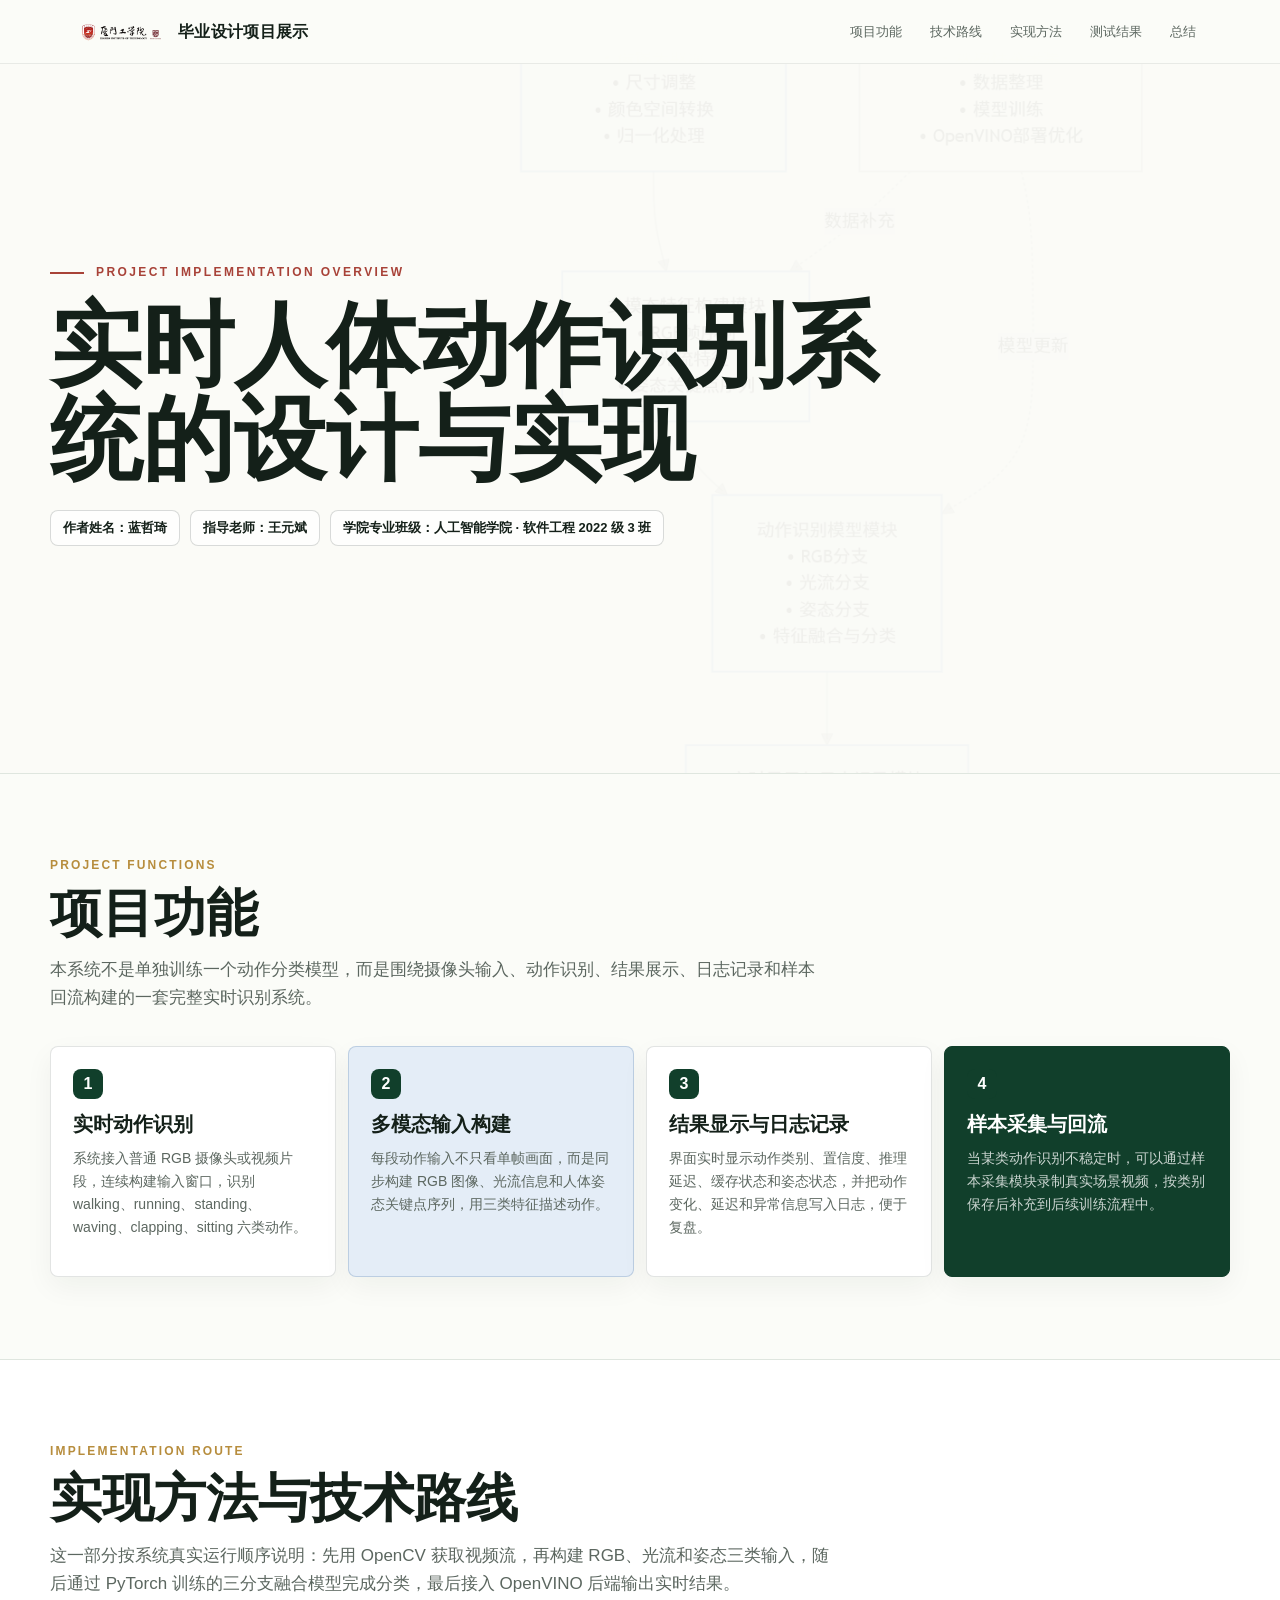
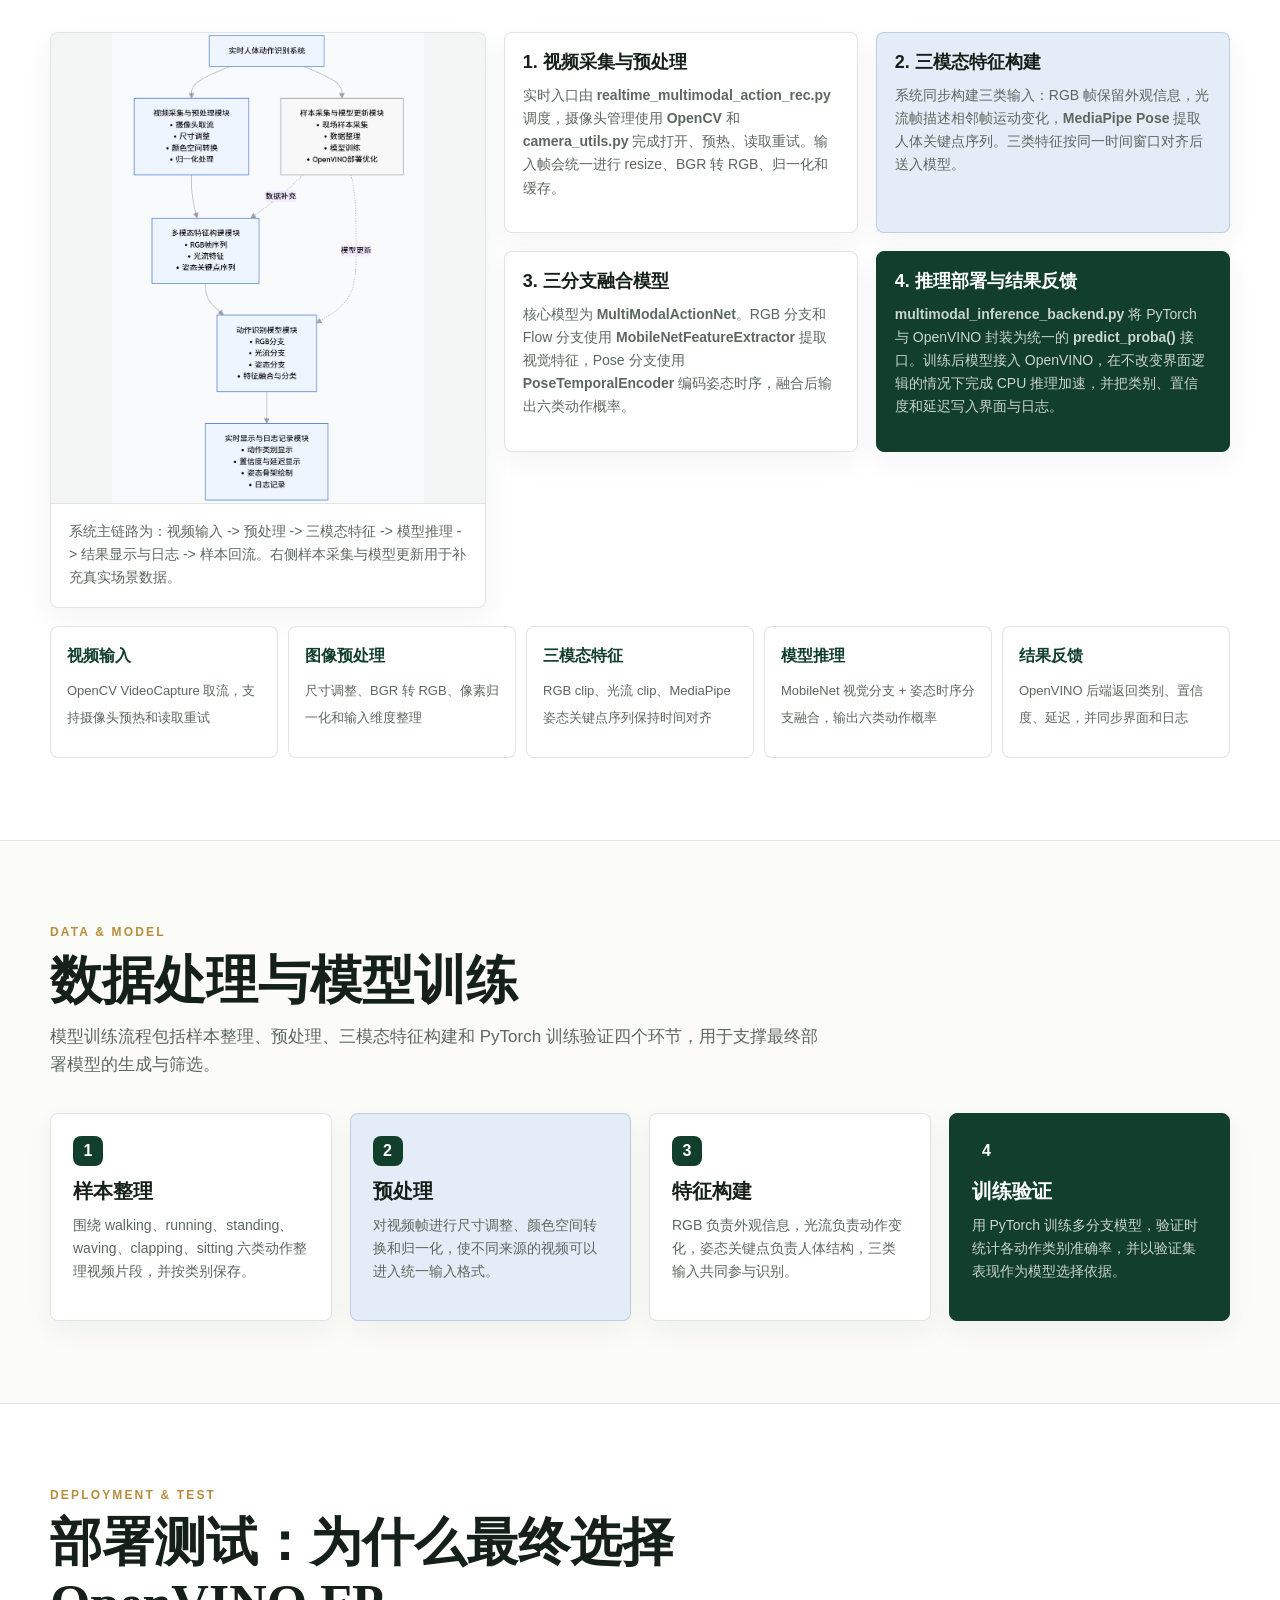
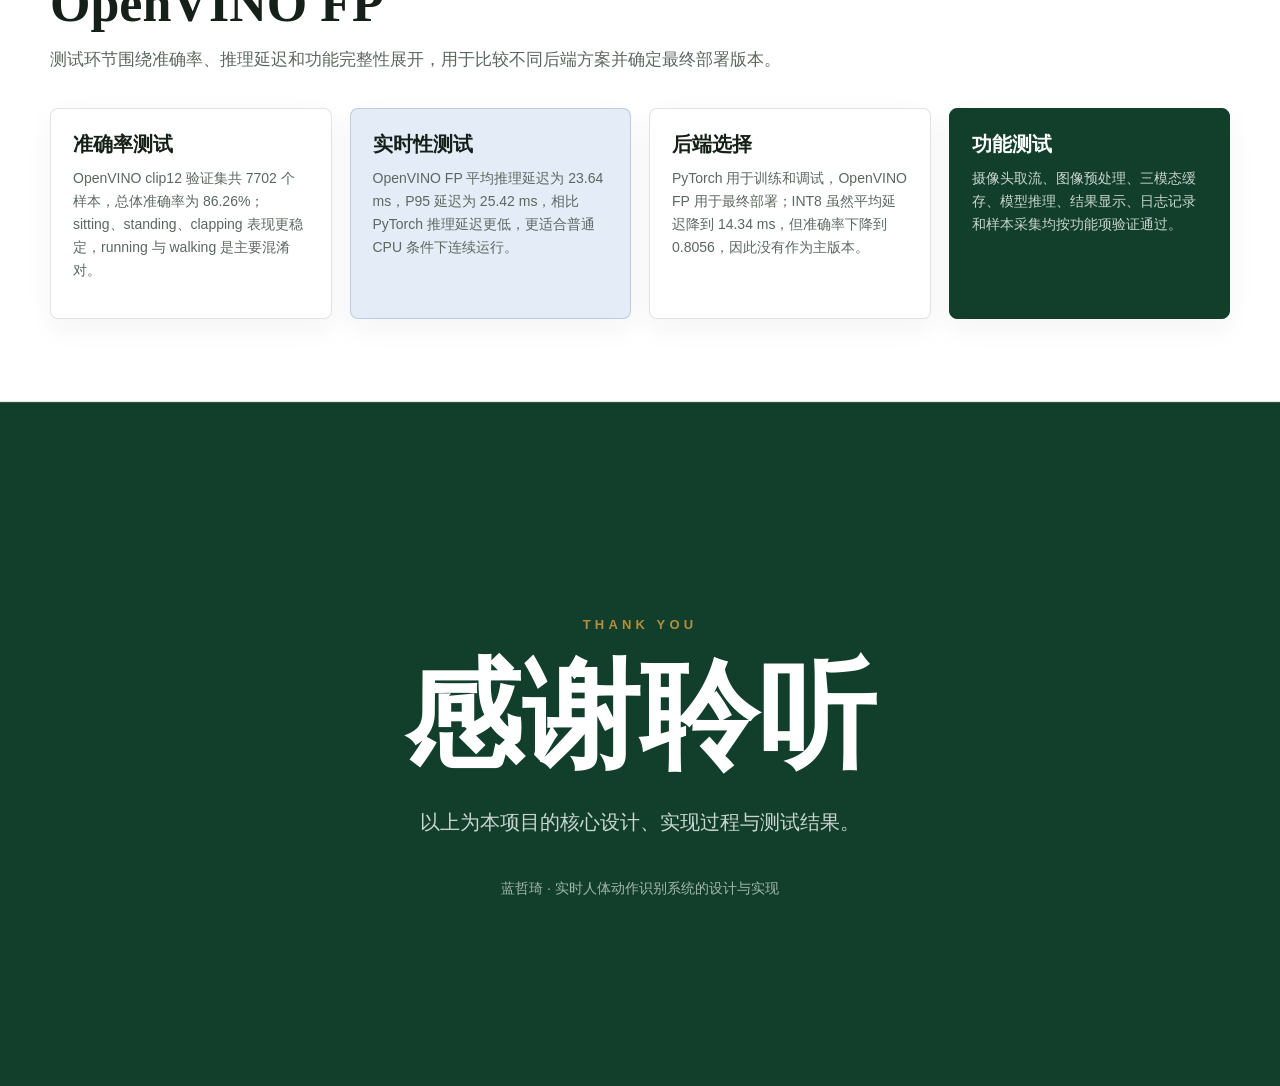
<file: graduation-action-recognition-portfolio.html>
<!DOCTYPE html>
<html lang="zh-CN">
<head>
  <meta charset="UTF-8">
  <meta name="viewport" content="width=device-width, initial-scale=1.0">
  <title>实时人体动作识别系统 | 毕业设计项目展示</title>
  <style>
    :root {
      --paper: #fbfcf8;
      --panel: #ffffff;
      --ink: #142019;
      --muted: #5c6760;
      --line: #dfe6df;
      --green: #113f2b;
      --green-soft: #dcefe5;
      --gold: #b78d3d;
      --red: #a84238;
      --blue: #2f6297;
      --blue-soft: #e4edf7;
      --shadow: 0 18px 48px rgba(20, 32, 25, 0.08);
    }

    * {
      box-sizing: border-box;
    }

    html {
      scroll-behavior: smooth;
    }

    body {
      margin: 0;
      background: var(--paper);
      color: var(--ink);
      font-family: "Inter", "PingFang SC", "Microsoft YaHei", Arial, sans-serif;
      line-height: 1.65;
    }

    img {
      max-width: 100%;
      display: block;
    }

    a {
      color: inherit;
      text-decoration: none;
    }

    .nav {
      position: fixed;
      top: 0;
      left: 0;
      right: 0;
      z-index: 20;
      border-bottom: 1px solid rgba(20, 32, 25, 0.08);
      background: rgba(251, 252, 248, 0.92);
      backdrop-filter: blur(14px);
    }

    .nav-inner {
      max-width: 1180px;
      margin: 0 auto;
      padding: 14px 24px;
      display: flex;
      align-items: center;
      justify-content: space-between;
      gap: 24px;
    }

    .brand {
      display: flex;
      align-items: center;
      gap: 12px;
      font-weight: 800;
      letter-spacing: 0.02em;
      white-space: nowrap;
    }

    .brand img {
      width: 92px;
      height: 28px;
      object-fit: contain;
    }

    .nav-links {
      display: flex;
      flex-wrap: wrap;
      justify-content: flex-end;
      gap: 8px;
      font-size: 13px;
      color: var(--muted);
    }

    .nav-links a {
      padding: 7px 10px;
      border-radius: 8px;
    }

    .nav-links a:hover {
      background: var(--green-soft);
      color: var(--green);
    }

    .hero {
      position: relative;
      min-height: 86vh;
      padding: 114px 24px 54px;
      display: flex;
      align-items: center;
      overflow: hidden;
      border-bottom: 1px solid var(--line);
      background: var(--paper);
    }

    .hero::before {
      content: "";
      position: absolute;
      inset: 0;
      background-image: url("assets/graduation-action/system-architecture.png");
      background-repeat: no-repeat;
      background-size: min(720px, 62vw) auto;
      background-position: right 7vw center;
      opacity: 0.18;
      filter: saturate(0.92);
    }

    .hero::after {
      content: "";
      position: absolute;
      inset: 0;
      background: rgba(251, 252, 248, 0.76);
    }

    .hero-content {
      position: relative;
      z-index: 1;
      width: 100%;
      max-width: 1180px;
      margin: 0 auto;
    }

    .eyebrow {
      margin: 0 0 18px;
      display: inline-flex;
      align-items: center;
      gap: 12px;
      color: var(--red);
      font-size: 12px;
      font-weight: 800;
      letter-spacing: 0.2em;
      text-transform: uppercase;
    }

    .eyebrow::before {
      content: "";
      width: 34px;
      height: 2px;
      background: var(--red);
    }

    h1,
    h2,
    h3,
    p {
      margin-top: 0;
    }

    h1 {
      max-width: 860px;
      margin-bottom: 22px;
      font-size: clamp(42px, 8vw, 92px);
      line-height: 1.02;
      letter-spacing: 0;
      font-family: Georgia, "Times New Roman", "Songti SC", serif;
      font-weight: 700;
    }

    .hero-meta {
      display: flex;
      flex-wrap: wrap;
      gap: 10px;
      margin-bottom: 32px;
    }

    .pill {
      display: inline-flex;
      align-items: center;
      min-height: 34px;
      padding: 6px 12px;
      border: 1px solid rgba(20, 32, 25, 0.16);
      border-radius: 8px;
      background: rgba(255, 255, 255, 0.74);
      color: var(--ink);
      font-size: 13px;
      font-weight: 700;
    }

    .hero-actions {
      display: flex;
      flex-wrap: wrap;
      gap: 12px;
      margin-bottom: 34px;
    }

    .button {
      display: inline-flex;
      align-items: center;
      justify-content: center;
      min-height: 44px;
      padding: 10px 16px;
      border-radius: 8px;
      border: 1px solid var(--green);
      background: var(--green);
      color: #fff;
      font-weight: 800;
      box-shadow: 0 14px 28px rgba(17, 63, 43, 0.18);
    }

    .button.secondary {
      background: #fff;
      color: var(--green);
      box-shadow: none;
    }

    .metric-row {
      max-width: 920px;
      display: grid;
      grid-template-columns: repeat(4, minmax(0, 1fr));
      gap: 12px;
    }

    .metric {
      min-height: 118px;
      padding: 18px;
      border: 1px solid rgba(20, 32, 25, 0.12);
      border-radius: 8px;
      background: rgba(255, 255, 255, 0.82);
    }

    .metric strong {
      display: block;
      margin-bottom: 6px;
      color: var(--green);
      font-size: clamp(28px, 4vw, 42px);
      line-height: 1;
    }

    .metric span {
      color: var(--muted);
      font-size: 13px;
      font-weight: 700;
    }

    section {
      scroll-margin-top: 82px;
      padding: 82px 24px;
    }

    .band {
      background: #fff;
      border-top: 1px solid var(--line);
      border-bottom: 1px solid var(--line);
    }

    .wrap {
      max-width: 1180px;
      margin: 0 auto;
    }

    .section-head {
      max-width: 780px;
      margin-bottom: 34px;
    }

    .kicker {
      margin-bottom: 8px;
      color: var(--gold);
      font-size: 12px;
      font-weight: 900;
      letter-spacing: 0.18em;
      text-transform: uppercase;
    }

    h2 {
      margin-bottom: 12px;
      font-size: clamp(30px, 4.2vw, 52px);
      line-height: 1.16;
      font-family: Georgia, "Times New Roman", "Songti SC", serif;
      letter-spacing: 0;
    }

    .lead {
      color: var(--muted);
      font-size: 17px;
    }

    .project-brief {
      display: grid;
      grid-template-columns: minmax(300px, 0.95fr) minmax(0, 1.35fr);
      gap: 18px;
      margin-bottom: 18px;
    }

    .brief-panel {
      border: 1px solid rgba(20, 32, 25, 0.12);
      border-radius: 8px;
      background: #fff;
      padding: 24px;
      box-shadow: 0 10px 28px rgba(20, 32, 25, 0.05);
    }

    .brief-panel.dark {
      background: var(--green);
      color: #fff;
      border-color: var(--green);
    }

    .brief-panel.dark p,
    .brief-panel.dark .brief-item {
      color: rgba(255, 255, 255, 0.78);
    }

    .brief-panel h3 {
      margin-bottom: 12px;
      font-size: 22px;
      line-height: 1.3;
    }

    .brief-list {
      display: grid;
      gap: 10px;
      margin-top: 16px;
    }

    .brief-item {
      display: grid;
      grid-template-columns: 72px minmax(0, 1fr);
      gap: 12px;
      padding-top: 10px;
      border-top: 1px solid rgba(255, 255, 255, 0.14);
      color: var(--muted);
      font-size: 14px;
    }

    .brief-panel:not(.dark) .brief-item {
      border-top-color: var(--line);
    }

    .brief-label {
      color: var(--gold);
      font-weight: 900;
    }

    .grid {
      display: grid;
      gap: 18px;
    }

    .grid.four {
      grid-template-columns: repeat(4, minmax(0, 1fr));
    }

    .grid.three {
      grid-template-columns: repeat(3, minmax(0, 1fr));
    }

    .grid.two {
      grid-template-columns: repeat(2, minmax(0, 1fr));
    }

    .card {
      border: 1px solid rgba(20, 32, 25, 0.12);
      border-radius: 8px;
      background: var(--panel);
      box-shadow: 0 10px 28px rgba(20, 32, 25, 0.05);
      padding: 22px;
    }

    .card.accent {
      background: var(--green);
      color: #fff;
      border-color: var(--green);
    }

    .card.accent p,
    .card.accent li {
      color: rgba(255, 255, 255, 0.78);
    }

    .card.blue {
      background: var(--blue-soft);
      border-color: rgba(47, 98, 151, 0.22);
    }

    .card h3 {
      margin-bottom: 10px;
      font-size: 20px;
      line-height: 1.3;
    }

    .card p,
    .card li {
      color: var(--muted);
      font-size: 14px;
    }

    ul {
      padding-left: 18px;
      margin: 0;
    }

    li + li {
      margin-top: 8px;
    }

    .timeline {
      display: grid;
      grid-template-columns: repeat(4, minmax(0, 1fr));
      gap: 12px;
    }

    .step {
      position: relative;
      padding: 20px;
      min-height: 162px;
      border: 1px solid var(--line);
      border-radius: 8px;
      background: #fff;
    }

    .step-num {
      display: inline-flex;
      width: 30px;
      height: 30px;
      align-items: center;
      justify-content: center;
      margin-bottom: 12px;
      border-radius: 8px;
      background: var(--green);
      color: #fff;
      font-weight: 900;
    }

    .data-layout {
      display: grid;
      grid-template-columns: minmax(0, 1.05fr) minmax(340px, 0.95fr);
      gap: 22px;
      align-items: start;
    }

    .table-wrap {
      overflow-x: auto;
      border: 1px solid var(--line);
      border-radius: 8px;
      background: #fff;
    }

    table {
      width: 100%;
      border-collapse: collapse;
      min-width: 680px;
      font-size: 14px;
    }

    th,
    td {
      padding: 12px 14px;
      border-bottom: 1px solid var(--line);
      text-align: left;
      vertical-align: top;
    }

    th {
      background: #f2f6f2;
      color: var(--green);
      font-size: 12px;
      letter-spacing: 0.06em;
      text-transform: uppercase;
    }

    tr:last-child td {
      border-bottom: 0;
    }

    .bar-list {
      display: grid;
      gap: 13px;
    }

    .bar-item {
      display: grid;
      gap: 7px;
    }

    .bar-top {
      display: flex;
      justify-content: space-between;
      gap: 12px;
      color: var(--ink);
      font-size: 14px;
      font-weight: 800;
    }

    .bar-track {
      height: 10px;
      overflow: hidden;
      border-radius: 8px;
      background: #e9eee9;
    }

    .bar-fill {
      height: 100%;
      border-radius: 8px;
      background: var(--green);
    }

    .bar-fill.red {
      background: var(--red);
    }

    .bar-fill.blue {
      background: var(--blue);
    }

    .diagram-card {
      overflow: hidden;
      padding: 0;
    }

    .diagram-card img {
      width: 100%;
      background: #f4f6f6;
    }

    .innovation-layout {
      display: grid;
      grid-template-columns: minmax(280px, 0.9fr) minmax(520px, 1.5fr);
      gap: 18px;
      align-items: start;
    }

    .innovation-diagram {
      max-width: none;
      margin: 0;
    }

    .innovation-diagram img {
      display: block;
      width: 100%;
      max-width: 100%;
      max-height: 520px;
      margin: 0 auto;
      object-fit: contain;
    }

    .innovation-cards {
      display: grid;
      grid-template-columns: repeat(2, minmax(0, 1fr));
      gap: 18px;
    }

    .innovation-cards .card {
      min-height: 148px;
      padding: 18px;
    }

    .innovation-cards .card h3 {
      font-size: 18px;
    }

    .route-layout {
      margin-bottom: 18px;
    }

    .route-diagram img {
      max-height: 470px;
    }

    .route-cards .card {
      min-height: 166px;
    }

    .diagram-caption {
      padding: 16px 18px 18px;
      border-top: 1px solid var(--line);
      color: var(--muted);
      font-size: 14px;
    }

    .flow {
      display: grid;
      grid-template-columns: repeat(5, minmax(0, 1fr));
      gap: 10px;
    }

    .flow-node {
      min-height: 132px;
      padding: 16px;
      border: 1px solid rgba(20, 32, 25, 0.12);
      border-radius: 8px;
      background: #fff;
    }

    .flow-node strong {
      display: block;
      margin-bottom: 8px;
      color: var(--green);
    }

    .flow-node span {
      color: var(--muted);
      font-size: 13px;
    }

    .mockup {
      display: grid;
      grid-template-columns: minmax(0, 1.2fr) minmax(260px, 0.8fr);
      gap: 14px;
      min-height: 380px;
      padding: 16px;
      border: 1px solid rgba(20, 32, 25, 0.12);
      border-radius: 8px;
      background: #101b16;
      color: #fff;
      box-shadow: var(--shadow);
    }

    .camera-pane {
      position: relative;
      overflow: hidden;
      min-height: 340px;
      border: 1px solid rgba(255, 255, 255, 0.16);
      border-radius: 8px;
      background:
        linear-gradient(90deg, rgba(255,255,255,0.05) 1px, transparent 1px),
        linear-gradient(rgba(255,255,255,0.05) 1px, transparent 1px),
        #17251f;
      background-size: 34px 34px;
    }

    .skeleton {
      position: absolute;
      inset: 44px 26% 42px 26%;
    }

    .joint {
      position: absolute;
      width: 11px;
      height: 11px;
      border-radius: 50%;
      background: #f3c05d;
      box-shadow: 0 0 0 5px rgba(243, 192, 93, 0.12);
    }

    .bone {
      position: absolute;
      height: 3px;
      background: #f3c05d;
      transform-origin: left center;
    }

    .head { left: 47%; top: 2%; }
    .neck { left: 48%; top: 18%; }
    .lhand { left: 8%; top: 12%; }
    .rhand { right: 8%; top: 29%; }
    .hip { left: 48%; top: 52%; }
    .lknee { left: 31%; top: 76%; }
    .rknee { right: 31%; top: 76%; }
    .lfoot { left: 18%; bottom: 0; }
    .rfoot { right: 18%; bottom: 0; }

    .bone.b1 { left: 50%; top: 9%; width: 50px; transform: rotate(92deg); }
    .bone.b2 { left: 50%; top: 21%; width: 128px; transform: rotate(166deg); }
    .bone.b3 { left: 50%; top: 21%; width: 100px; transform: rotate(24deg); }
    .bone.b4 { left: 50%; top: 22%; width: 124px; transform: rotate(89deg); }
    .bone.b5 { left: 50%; top: 55%; width: 96px; transform: rotate(126deg); }
    .bone.b6 { left: 50%; top: 55%; width: 94px; transform: rotate(54deg); }
    .bone.b7 { left: 33%; top: 78%; width: 72px; transform: rotate(120deg); }
    .bone.b8 { right: 33%; top: 78%; width: 72px; transform: rotate(60deg); }

    .prediction {
      position: absolute;
      left: 16px;
      bottom: 16px;
      padding: 12px 14px;
      border: 1px solid rgba(255, 255, 255, 0.16);
      border-radius: 8px;
      background: rgba(17, 63, 43, 0.82);
      backdrop-filter: blur(8px);
    }

    .prediction strong {
      display: block;
      font-size: 24px;
      line-height: 1.1;
    }

    .prediction span {
      color: rgba(255, 255, 255, 0.74);
      font-size: 12px;
    }

    .side-pane {
      display: grid;
      gap: 12px;
      align-content: start;
    }

    .status-box {
      border: 1px solid rgba(255, 255, 255, 0.16);
      border-radius: 8px;
      padding: 14px;
      background: rgba(255, 255, 255, 0.06);
    }

    .status-box span {
      display: block;
      margin-bottom: 5px;
      color: rgba(255, 255, 255, 0.62);
      font-size: 12px;
      font-weight: 800;
      letter-spacing: 0.08em;
      text-transform: uppercase;
    }

    .status-box strong {
      font-size: 20px;
    }

    .slide-grid {
      display: grid;
      grid-template-columns: repeat(2, minmax(0, 1fr));
      gap: 14px;
    }

    .slide-card {
      min-height: 160px;
      border: 1px solid var(--line);
      border-radius: 8px;
      background: #fff;
      padding: 18px;
    }

    .slide-card strong {
      display: inline-flex;
      margin-bottom: 10px;
      color: var(--blue);
      font-size: 13px;
      font-weight: 900;
    }

    .slide-card h3 {
      margin-bottom: 8px;
      font-size: 18px;
    }

    .qa-list {
      display: grid;
      gap: 14px;
    }

    .qa {
      display: grid;
      grid-template-columns: 220px minmax(0, 1fr);
      gap: 18px;
      padding: 18px;
      border: 1px solid var(--line);
      border-radius: 8px;
      background: #fff;
    }

    .qa strong {
      color: var(--red);
    }

    .footer {
      padding: 36px 24px;
      background: var(--green);
      color: rgba(255, 255, 255, 0.72);
      text-align: center;
      font-size: 13px;
    }

    .thanks-section {
      min-height: 76vh;
      padding: 120px 24px 96px;
      display: grid;
      place-items: center;
      border-top: 1px solid rgba(255, 255, 255, 0.12);
      background: var(--green);
      color: #fff;
      text-align: center;
    }

    .thanks-content {
      width: min(860px, 100%);
    }

    .thanks-kicker {
      margin-bottom: 18px;
      color: var(--gold);
      font-size: 13px;
      font-weight: 900;
      letter-spacing: 0.32em;
      text-transform: uppercase;
    }

    .thanks-title {
      margin: 0;
      font-family: "Noto Serif SC", "Songti SC", serif;
      font-size: clamp(58px, 10vw, 118px);
      line-height: 1.08;
      font-weight: 900;
      letter-spacing: 0;
    }

    .thanks-text {
      margin: 26px auto 0;
      max-width: 620px;
      color: rgba(255, 255, 255, 0.78);
      font-size: 20px;
    }

    .thanks-meta {
      margin-top: 38px;
      color: rgba(255, 255, 255, 0.62);
      font-size: 14px;
    }

    @media (max-width: 980px) {
      .metric-row,
      .grid.four,
      .grid.three,
      .timeline,
      .flow {
        grid-template-columns: repeat(2, minmax(0, 1fr));
      }

      .data-layout,
      .project-brief,
      .mockup {
        grid-template-columns: 1fr;
      }

      .hero::before {
        background-size: 680px auto;
        background-position: center bottom 20px;
        opacity: 0.12;
      }
    }

    @media (max-width: 860px) {
      .innovation-layout {
        grid-template-columns: 1fr;
      }

      .innovation-diagram {
        max-width: 560px;
        margin: 0 auto;
      }
    }

    @media (max-width: 680px) {
      .nav-inner {
        align-items: flex-start;
        flex-direction: column;
      }

      .brand img {
        width: 76px;
      }

      .hero {
        min-height: auto;
        padding-top: 150px;
      }

      .metric-row,
      .grid.four,
      .grid.three,
      .grid.two,
      .timeline,
      .flow,
      .innovation-cards,
      .slide-grid {
        grid-template-columns: 1fr;
      }

      .qa {
        grid-template-columns: 1fr;
      }

      .camera-pane {
        min-height: 300px;
      }
    }

    @media print {
      .nav,
      .hero-actions {
        display: none;
      }

      body {
        background: #fff;
      }

      section,
      .hero {
        page-break-inside: avoid;
      }

      .slide-card {
        page-break-inside: avoid;
      }
    }
  </style>
</head>
<body>
  <nav class="nav">
    <div class="nav-inner">
      <a class="brand" href="#top">
        <img src="assets/graduation-action/xmit-logo.png" alt="厦门工学院">
        <span>毕业设计项目展示</span>
      </a>
      <div class="nav-links" aria-label="页面导航">
        <a href="#main-work">项目功能</a>
        <a href="#route">技术路线</a>
        <a href="#data-model">实现方法</a>
        <a href="#deploy-test">测试结果</a>
        <a href="#thanks">总结</a>
      </div>
    </div>
  </nav>

  <header id="top" class="hero">
    <div class="hero-content">
      <p class="eyebrow">Project Implementation Overview</p>
      <h1>实时人体动作识别系统的设计与实现</h1>
      <div class="hero-meta">
        <span class="pill">作者姓名：蓝哲琦</span>
        <span class="pill">指导老师：王元斌</span>
        <span class="pill">学院专业班级：人工智能学院 · 软件工程 2022 级 3 班</span>
      </div>
    </div>
  </header>

  <section id="main-work">
    <div class="wrap">
      <div class="section-head">
        <p class="kicker">Project Functions</p>
        <h2>项目功能</h2>
        <p class="lead">
          本系统不是单独训练一个动作分类模型，而是围绕摄像头输入、动作识别、结果展示、日志记录和样本回流构建的一套完整实时识别系统。
        </p>
      </div>
      <div class="timeline">
        <div class="card">
          <span class="step-num">1</span>
          <h3>实时动作识别</h3>
          <p>系统接入普通 RGB 摄像头或视频片段，连续构建输入窗口，识别 walking、running、standing、waving、clapping、sitting 六类动作。</p>
        </div>
        <div class="card blue">
          <span class="step-num">2</span>
          <h3>多模态输入构建</h3>
          <p>每段动作输入不只看单帧画面，而是同步构建 RGB 图像、光流信息和人体姿态关键点序列，用三类特征描述动作。</p>
        </div>
        <div class="card">
          <span class="step-num">3</span>
          <h3>结果显示与日志记录</h3>
          <p>界面实时显示动作类别、置信度、推理延迟、缓存状态和姿态状态，并把动作变化、延迟和异常信息写入日志，便于复盘。</p>
        </div>
        <div class="card accent">
          <span class="step-num">4</span>
          <h3>样本采集与回流</h3>
          <p>当某类动作识别不稳定时，可以通过样本采集模块录制真实场景视频，按类别保存后补充到后续训练流程中。</p>
        </div>
      </div>
    </div>
  </section>

  <section id="route" class="band">
    <div class="wrap">
      <div class="section-head">
        <p class="kicker">Implementation Route</p>
        <h2>实现方法与技术路线</h2>
        <p class="lead">
          这一部分按系统真实运行顺序说明：先用 OpenCV 获取视频流，再构建 RGB、光流和姿态三类输入，随后通过 PyTorch 训练的三分支融合模型完成分类，最后接入 OpenVINO 后端输出实时结果。
        </p>
      </div>
      <div class="innovation-layout route-layout">
        <div class="card diagram-card innovation-diagram route-diagram">
          <img src="assets/graduation-action/system-architecture.png" alt="实时人体动作识别系统总体架构图">
          <div class="diagram-caption">
            系统主链路为：视频输入 -> 预处理 -> 三模态特征 -> 模型推理 -> 结果显示与日志 -> 样本回流。右侧样本采集与模型更新用于补充真实场景数据。
          </div>
        </div>
        <div class="innovation-cards route-cards">
          <div class="card">
            <h3>1. 视频采集与预处理</h3>
            <p>实时入口由 <strong>realtime_multimodal_action_rec.py</strong> 调度，摄像头管理使用 <strong>OpenCV</strong> 和 <strong>camera_utils.py</strong> 完成打开、预热、读取重试。输入帧会统一进行 resize、BGR 转 RGB、归一化和缓存。</p>
          </div>
          <div class="card blue">
            <h3>2. 三模态特征构建</h3>
            <p>系统同步构建三类输入：RGB 帧保留外观信息，光流帧描述相邻帧运动变化，<strong>MediaPipe Pose</strong> 提取人体关键点序列。三类特征按同一时间窗口对齐后送入模型。</p>
          </div>
          <div class="card">
            <h3>3. 三分支融合模型</h3>
            <p>核心模型为 <strong>MultiModalActionNet</strong>。RGB 分支和 Flow 分支使用 <strong>MobileNetFeatureExtractor</strong> 提取视觉特征，Pose 分支使用 <strong>PoseTemporalEncoder</strong> 编码姿态时序，融合后输出六类动作概率。</p>
          </div>
          <div class="card accent">
            <h3>4. 推理部署与结果反馈</h3>
            <p><strong>multimodal_inference_backend.py</strong> 将 PyTorch 与 OpenVINO 封装为统一的 <strong>predict_proba()</strong> 接口。训练后模型接入 OpenVINO，在不改变界面逻辑的情况下完成 CPU 推理加速，并把类别、置信度和延迟写入界面与日志。</p>
          </div>
        </div>
      </div>
      <div class="flow" aria-label="实时动作识别技术路线">
        <div class="flow-node">
          <strong>视频输入</strong>
          <span>OpenCV VideoCapture 取流，支持摄像头预热和读取重试</span>
        </div>
        <div class="flow-node">
          <strong>图像预处理</strong>
          <span>尺寸调整、BGR 转 RGB、像素归一化和输入维度整理</span>
        </div>
        <div class="flow-node">
          <strong>三模态特征</strong>
          <span>RGB clip、光流 clip、MediaPipe 姿态关键点序列保持时间对齐</span>
        </div>
        <div class="flow-node">
          <strong>模型推理</strong>
          <span>MobileNet 视觉分支 + 姿态时序分支融合，输出六类动作概率</span>
        </div>
        <div class="flow-node">
          <strong>结果反馈</strong>
          <span>OpenVINO 后端返回类别、置信度、延迟，并同步界面和日志</span>
        </div>
      </div>
    </div>
  </section>

  <section id="data-model">
    <div class="wrap">
      <div class="section-head">
        <p class="kicker">Data & Model</p>
        <h2>数据处理与模型训练</h2>
        <p class="lead">
          模型训练流程包括样本整理、预处理、三模态特征构建和 PyTorch 训练验证四个环节，用于支撑最终部署模型的生成与筛选。
        </p>
      </div>
      <div class="grid four">
        <div class="card">
          <span class="step-num">1</span>
          <h3>样本整理</h3>
          <p>围绕 walking、running、standing、waving、clapping、sitting 六类动作整理视频片段，并按类别保存。</p>
        </div>
        <div class="card blue">
          <span class="step-num">2</span>
          <h3>预处理</h3>
          <p>对视频帧进行尺寸调整、颜色空间转换和归一化，使不同来源的视频可以进入统一输入格式。</p>
        </div>
        <div class="card">
          <span class="step-num">3</span>
          <h3>特征构建</h3>
          <p>RGB 负责外观信息，光流负责动作变化，姿态关键点负责人体结构，三类输入共同参与识别。</p>
        </div>
        <div class="card accent">
          <span class="step-num">4</span>
          <h3>训练验证</h3>
          <p>用 PyTorch 训练多分支模型，验证时统计各动作类别准确率，并以验证集表现作为模型选择依据。</p>
        </div>
      </div>
    </div>
  </section>

  <section id="deploy-test" class="band">
    <div class="wrap">
      <div class="section-head">
        <p class="kicker">Deployment & Test</p>
        <h2>部署测试：为什么最终选择 OpenVINO FP</h2>
        <p class="lead">
          测试环节围绕准确率、推理延迟和功能完整性展开，用于比较不同后端方案并确定最终部署版本。
        </p>
      </div>
      <div class="grid four">
        <div class="card">
          <h3>准确率测试</h3>
          <p>OpenVINO clip12 验证集共 7702 个样本，总体准确率为 86.26%；sitting、standing、clapping 表现更稳定，running 与 walking 是主要混淆对。</p>
        </div>
        <div class="card blue">
          <h3>实时性测试</h3>
          <p>OpenVINO FP 平均推理延迟为 23.64 ms，P95 延迟为 25.42 ms，相比 PyTorch 推理延迟更低，更适合普通 CPU 条件下连续运行。</p>
        </div>
        <div class="card">
          <h3>后端选择</h3>
          <p>PyTorch 用于训练和调试，OpenVINO FP 用于最终部署；INT8 虽然平均延迟降到 14.34 ms，但准确率下降到 0.8056，因此没有作为主版本。</p>
        </div>
        <div class="card accent">
          <h3>功能测试</h3>
          <p>摄像头取流、图像预处理、三模态缓存、模型推理、结果显示、日志记录和样本采集均按功能项验证通过。</p>
        </div>
      </div>
    </div>
  </section>

  <section id="results-old-hidden" class="band" hidden>
    <div class="wrap">
      <div class="section-head">
        <p class="kicker">Research Results</p>
        <h2>研究结果：完成一套从数据、模型到部署验证的实时识别系统</h2>
        <p class="lead">
          系统已经实现六类动作识别、三模态特征融合、OpenVINO 推理部署、实时结果显示、日志记录和样本回流训练。实验结果表明，当前方案在普通设备条件下具备可运行性和较好的实时性。
        </p>
      </div>
      <div class="grid four">
        <div class="metric">
          <strong>6</strong>
          <span>识别 walking、running、standing、waving、clapping、sitting 六类动作</span>
        </div>
        <div class="metric">
          <strong>3</strong>
          <span>构建 RGB 图像、光流、人体姿态关键点三类输入</span>
        </div>
        <div class="metric">
          <strong>86.26%</strong>
          <span>OpenVINO clip12 验证集总体准确率</span>
        </div>
        <div class="metric">
          <strong>23.64ms</strong>
          <span>OpenVINO FP 平均推理延迟</span>
        </div>
      </div>
      <div class="data-layout" style="margin-top: 22px;">
        <div class="card diagram-card">
          <img src="assets/graduation-action/system-architecture.png" alt="实时人体动作识别系统总体架构图">
          <div class="diagram-caption">
            系统总体架构：左侧是实时识别主链路，右侧是样本采集与模型更新链路，两者通过数据补充和模型更新形成闭环。
          </div>
        </div>
        <div class="grid">
          <div class="card">
            <h3>数据来源说明</h3>
            <p>原始输入来自普通 RGB 摄像头或已整理的视频动作片段。系统提供样本采集工具，可按动作类别录制现场视频，并回流到训练数据中。论文表 6-1 中的 7702 是 OpenVINO clip12 验证集统计样本量。</p>
          </div>
          <div class="flow" aria-label="数据与模型流程">
            <div class="flow-node">
              <strong>视频输入</strong>
              <span>摄像头取流或整理后的视频片段</span>
            </div>
            <div class="flow-node">
              <strong>三模态特征</strong>
              <span>RGB 帧、光流图、姿态关键点序列</span>
            </div>
            <div class="flow-node">
              <strong>模型训练</strong>
              <span>PyTorch 训练多模态分类模型</span>
            </div>
            <div class="flow-node">
              <strong>部署优化</strong>
              <span>OpenVINO 降低 CPU 推理延迟</span>
            </div>
            <div class="flow-node">
              <strong>样本回流</strong>
              <span>补充真实场景样本并重新训练</span>
            </div>
          </div>
        </div>
      </div>
      <div class="grid two" style="margin-top: 22px;">
        <div class="table-wrap">
          <table>
            <thead>
              <tr>
                <th>动作类别</th>
                <th>中文说明</th>
                <th>验证样本数</th>
                <th>识别准确率</th>
              </tr>
            </thead>
            <tbody>
              <tr><td>walking</td><td>走路</td><td>1939</td><td>85.04%</td></tr>
              <tr><td>running</td><td>跑步</td><td>1364</td><td>64.66%</td></tr>
              <tr><td>standing</td><td>站立</td><td>897</td><td>97.44%</td></tr>
              <tr><td>waving</td><td>挥手</td><td>1337</td><td>86.84%</td></tr>
              <tr><td>clapping</td><td>鼓掌</td><td>1246</td><td>93.50%</td></tr>
              <tr><td>sitting</td><td>坐下</td><td>919</td><td>99.35%</td></tr>
              <tr><td><strong>overall</strong></td><td>总体表现</td><td><strong>7702</strong></td><td><strong>86.26%</strong></td></tr>
            </tbody>
          </table>
        </div>
        <div class="table-wrap">
          <table>
            <thead>
              <tr>
                <th>测试后端</th>
                <th>平均延迟</th>
                <th>P95 延迟</th>
                <th>准确率</th>
              </tr>
            </thead>
            <tbody>
              <tr><td>PyTorch</td><td>37.46 ms</td><td>45.25 ms</td><td>81.64%</td></tr>
              <tr><td><strong>OpenVINO FP</strong></td><td><strong>23.64 ms</strong></td><td><strong>25.42 ms</strong></td><td><strong>86.26%</strong></td></tr>
              <tr><td>OpenVINO INT8</td><td>14.34 ms</td><td>18.53 ms</td><td>80.56%</td></tr>
            </tbody>
          </table>
        </div>
      </div>
    </div>
  </section>

  <section id="conclusion" hidden>
    <div class="wrap">
      <div class="section-head">
        <p class="kicker">Conclusion</p>
        <h2>论文结论：系统可运行、实时性满足需求，但步态区分仍需加强</h2>
        <p class="lead">
          结论部分概括系统完成情况、性能表现、主要不足及后续优化方向，用于总结本项目的工程实现效果和应用边界。
        </p>
      </div>
      <div class="grid three">
        <div class="card">
          <h3>结论 1：系统链路完整</h3>
          <p>系统完成视频输入、预处理、三模态特征构建、模型推理、结果显示、日志记录和样本采集，具备完整应用流程。</p>
        </div>
        <div class="card blue">
          <h3>结论 2：实时性较好</h3>
          <p>OpenVINO FP 平均推理延迟约 23.64 ms，能够支撑普通 CPU 条件下的实时识别运行。</p>
        </div>
        <div class="card">
          <h3>结论 3：总体效果可用</h3>
          <p>OpenVINO clip12 验证集总体准确率为 86.26%，standing、clapping 和 sitting 等类别识别较稳定。</p>
        </div>
        <div class="card accent">
          <h3>不足 1：步态类动作易混淆</h3>
          <p>running 与 walking 主要依赖下肢节奏和位移变化，近景画面下下肢信息不完整时仍容易混淆。</p>
        </div>
        <div class="card">
          <h3>不足 2：真实样本还需扩充</h3>
          <p>不同光照、拍摄距离、入镜比例和人物差异仍需继续补充，以提升复杂场景下的泛化能力。</p>
        </div>
        <div class="card">
          <h3>后续方向</h3>
          <p>继续补充真实场景数据，优化时序建模和融合策略，并扩展更多动作类别。</p>
        </div>
      </div>
    </div>
  </section>

  <section id="results-detail-hidden" class="band" hidden>
    <div class="wrap">
      <div class="section-head">
        <p class="kicker">Evaluation</p>
        <h2>实验结果：OpenVINO FP 在准确率与延迟之间更均衡</h2>
        <p class="lead">
          从验证集准确率看，standing、sitting 和 clapping 表现稳定；从实时性看，OpenVINO 相比原始 PyTorch 推理明显降低延迟。INT8 更快，但准确率下降，因此 OpenVINO FP 更适合作为当前系统的部署版本。
        </p>
      </div>
      <div class="grid two">
        <div class="card">
          <h3>各动作类别准确率</h3>
          <div class="bar-list">
            <div class="bar-item">
              <div class="bar-top"><span>sitting</span><span>99.35%</span></div>
              <div class="bar-track"><div class="bar-fill" style="width: 99.35%;"></div></div>
            </div>
            <div class="bar-item">
              <div class="bar-top"><span>standing</span><span>97.44%</span></div>
              <div class="bar-track"><div class="bar-fill" style="width: 97.44%;"></div></div>
            </div>
            <div class="bar-item">
              <div class="bar-top"><span>clapping</span><span>93.50%</span></div>
              <div class="bar-track"><div class="bar-fill" style="width: 93.5%;"></div></div>
            </div>
            <div class="bar-item">
              <div class="bar-top"><span>waving</span><span>86.84%</span></div>
              <div class="bar-track"><div class="bar-fill blue" style="width: 86.84%;"></div></div>
            </div>
            <div class="bar-item">
              <div class="bar-top"><span>walking</span><span>85.04%</span></div>
              <div class="bar-track"><div class="bar-fill blue" style="width: 85.04%;"></div></div>
            </div>
            <div class="bar-item">
              <div class="bar-top"><span>running</span><span>64.66%</span></div>
              <div class="bar-track"><div class="bar-fill red" style="width: 64.66%;"></div></div>
            </div>
          </div>
        </div>
        <div class="card">
          <h3>推理后端对比</h3>
          <div class="table-wrap">
            <table>
              <thead>
                <tr>
                  <th>后端</th>
                  <th>平均延迟</th>
                  <th>P95 延迟</th>
                  <th>准确率</th>
                </tr>
              </thead>
              <tbody>
                <tr>
                  <td>PyTorch</td>
                  <td>37.46 ms</td>
                  <td>45.25 ms</td>
                  <td>81.64%</td>
                </tr>
                <tr>
                  <td><strong>OpenVINO FP</strong></td>
                  <td><strong>23.64 ms</strong></td>
                  <td><strong>25.42 ms</strong></td>
                  <td><strong>86.26%</strong></td>
                </tr>
                <tr>
                  <td>OpenVINO INT8</td>
                  <td>14.34 ms</td>
                  <td>18.53 ms</td>
                  <td>80.56%</td>
                </tr>
              </tbody>
            </table>
          </div>
          <div style="height: 18px;"></div>
          <div class="bar-list">
            <div class="bar-item">
              <div class="bar-top"><span>PyTorch 平均延迟</span><span>37.46 ms</span></div>
              <div class="bar-track"><div class="bar-fill red" style="width: 100%;"></div></div>
            </div>
            <div class="bar-item">
              <div class="bar-top"><span>OpenVINO FP 平均延迟</span><span>23.64 ms</span></div>
              <div class="bar-track"><div class="bar-fill" style="width: 63.1%;"></div></div>
            </div>
            <div class="bar-item">
              <div class="bar-top"><span>OpenVINO INT8 平均延迟</span><span>14.34 ms</span></div>
              <div class="bar-track"><div class="bar-fill blue" style="width: 38.3%;"></div></div>
            </div>
          </div>
        </div>
      </div>
      <div class="grid three" style="margin-top: 18px;">
        <div class="card">
          <h3>已经验证的能力</h3>
          <p>摄像头取流、预处理、多模态输入构建、动作识别输出、结果显示、日志记录和样本采集回流均能连续工作。</p>
        </div>
        <div class="card blue">
          <h3>主要问题</h3>
          <p>running 与 walking 最容易混淆，原因是近景场景下下肢信息不完整，且两类动作的局部姿态和节奏边界接近。</p>
        </div>
        <div class="card">
          <h3>改进方向</h3>
          <p>继续补充真实场景样本，优化时序建模与融合策略，并扩展更多动作类别，提高复杂环境下的鲁棒性。</p>
        </div>
      </div>
    </div>
  </section>

  <footer id="thanks" class="thanks-section">
    <div class="thanks-content">
      <div class="thanks-kicker">Thank You</div>
      <h2 class="thanks-title">感谢聆听</h2>
      <p class="thanks-text">以上为本项目的核心设计、实现过程与测试结果。</p>
      <div class="thanks-meta">蓝哲琦 · 实时人体动作识别系统的设计与实现</div>
    </div>
  </footer>
</body>
</html>
</file>
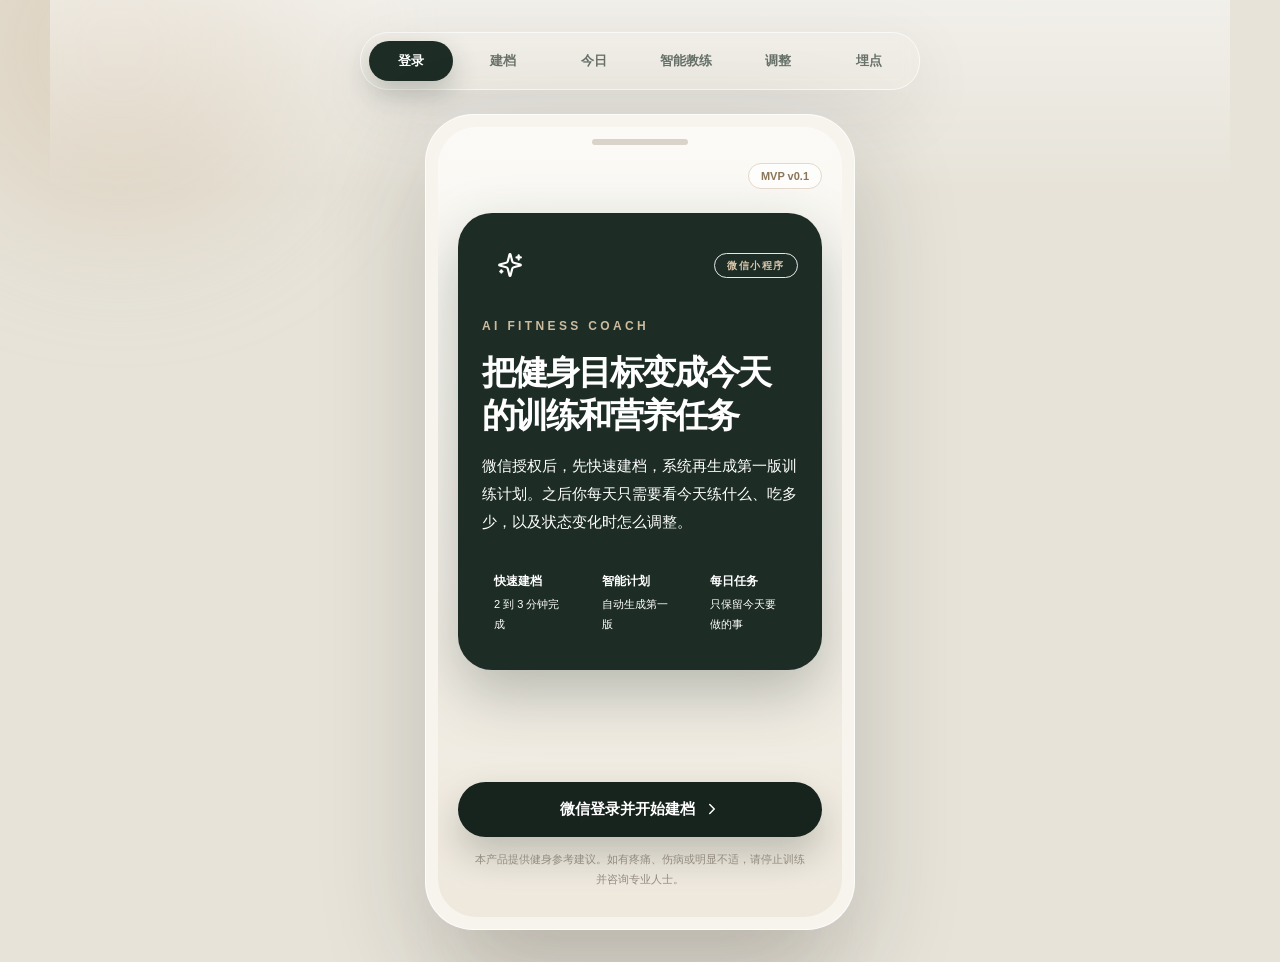
<file: fitness-prototype/embed.html>
<!doctype html>
<html lang="zh-CN">
  <head>
    <meta charset="UTF-8" />
    <meta name="viewport" content="width=device-width, initial-scale=1.0" />
    <title>AI Fitness Prototype Embed</title>
    <style>
      html, body, #root {
        height: 100%;
        margin: 0;
      }

      body {
        overflow: hidden;
        background: transparent;
      }
    </style>
    <script type="module" crossorigin src="./assets/embed-us33CD3c.js"></script>
    <link rel="modulepreload" crossorigin href="./assets/styles-5Q-bwn3B.js">
    <link rel="stylesheet" crossorigin href="./assets/styles-BPwmDV9m.css">
  </head>
  <body>
    <div id="root"></div>
  </body>
</html>
</file>
<file: fitness-prototype/assets/styles-BPwmDV9m.css>
*,:before,:after{--tw-border-spacing-x: 0;--tw-border-spacing-y: 0;--tw-translate-x: 0;--tw-translate-y: 0;--tw-rotate: 0;--tw-skew-x: 0;--tw-skew-y: 0;--tw-scale-x: 1;--tw-scale-y: 1;--tw-pan-x: ;--tw-pan-y: ;--tw-pinch-zoom: ;--tw-scroll-snap-strictness: proximity;--tw-gradient-from-position: ;--tw-gradient-via-position: ;--tw-gradient-to-position: ;--tw-ordinal: ;--tw-slashed-zero: ;--tw-numeric-figure: ;--tw-numeric-spacing: ;--tw-numeric-fraction: ;--tw-ring-inset: ;--tw-ring-offset-width: 0px;--tw-ring-offset-color: #fff;--tw-ring-color: rgb(59 130 246 / .5);--tw-ring-offset-shadow: 0 0 #0000;--tw-ring-shadow: 0 0 #0000;--tw-shadow: 0 0 #0000;--tw-shadow-colored: 0 0 #0000;--tw-blur: ;--tw-brightness: ;--tw-contrast: ;--tw-grayscale: ;--tw-hue-rotate: ;--tw-invert: ;--tw-saturate: ;--tw-sepia: ;--tw-drop-shadow: ;--tw-backdrop-blur: ;--tw-backdrop-brightness: ;--tw-backdrop-contrast: ;--tw-backdrop-grayscale: ;--tw-backdrop-hue-rotate: ;--tw-backdrop-invert: ;--tw-backdrop-opacity: ;--tw-backdrop-saturate: ;--tw-backdrop-sepia: ;--tw-contain-size: ;--tw-contain-layout: ;--tw-contain-paint: ;--tw-contain-style: }::backdrop{--tw-border-spacing-x: 0;--tw-border-spacing-y: 0;--tw-translate-x: 0;--tw-translate-y: 0;--tw-rotate: 0;--tw-skew-x: 0;--tw-skew-y: 0;--tw-scale-x: 1;--tw-scale-y: 1;--tw-pan-x: ;--tw-pan-y: ;--tw-pinch-zoom: ;--tw-scroll-snap-strictness: proximity;--tw-gradient-from-position: ;--tw-gradient-via-position: ;--tw-gradient-to-position: ;--tw-ordinal: ;--tw-slashed-zero: ;--tw-numeric-figure: ;--tw-numeric-spacing: ;--tw-numeric-fraction: ;--tw-ring-inset: ;--tw-ring-offset-width: 0px;--tw-ring-offset-color: #fff;--tw-ring-color: rgb(59 130 246 / .5);--tw-ring-offset-shadow: 0 0 #0000;--tw-ring-shadow: 0 0 #0000;--tw-shadow: 0 0 #0000;--tw-shadow-colored: 0 0 #0000;--tw-blur: ;--tw-brightness: ;--tw-contrast: ;--tw-grayscale: ;--tw-hue-rotate: ;--tw-invert: ;--tw-saturate: ;--tw-sepia: ;--tw-drop-shadow: ;--tw-backdrop-blur: ;--tw-backdrop-brightness: ;--tw-backdrop-contrast: ;--tw-backdrop-grayscale: ;--tw-backdrop-hue-rotate: ;--tw-backdrop-invert: ;--tw-backdrop-opacity: ;--tw-backdrop-saturate: ;--tw-backdrop-sepia: ;--tw-contain-size: ;--tw-contain-layout: ;--tw-contain-paint: ;--tw-contain-style: }*,:before,:after{box-sizing:border-box;border-width:0;border-style:solid;border-color:#e5e7eb}:before,:after{--tw-content: ""}html,:host{line-height:1.5;-webkit-text-size-adjust:100%;-moz-tab-size:4;-o-tab-size:4;tab-size:4;font-family:PingFang SC,Microsoft YaHei,Segoe UI,sans-serif;font-feature-settings:normal;font-variation-settings:normal;-webkit-tap-highlight-color:transparent}body{margin:0;line-height:inherit}hr{height:0;color:inherit;border-top-width:1px}abbr:where([title]){-webkit-text-decoration:underline dotted;text-decoration:underline dotted}h1,h2,h3,h4,h5,h6{font-size:inherit;font-weight:inherit}a{color:inherit;text-decoration:inherit}b,strong{font-weight:bolder}code,kbd,samp,pre{font-family:ui-monospace,SFMono-Regular,Menlo,Monaco,Consolas,Liberation Mono,Courier New,monospace;font-feature-settings:normal;font-variation-settings:normal;font-size:1em}small{font-size:80%}sub,sup{font-size:75%;line-height:0;position:relative;vertical-align:baseline}sub{bottom:-.25em}sup{top:-.5em}table{text-indent:0;border-color:inherit;border-collapse:collapse}button,input,optgroup,select,textarea{font-family:inherit;font-feature-settings:inherit;font-variation-settings:inherit;font-size:100%;font-weight:inherit;line-height:inherit;letter-spacing:inherit;color:inherit;margin:0;padding:0}button,select{text-transform:none}button,input:where([type=button]),input:where([type=reset]),input:where([type=submit]){-webkit-appearance:button;background-color:transparent;background-image:none}:-moz-focusring{outline:auto}:-moz-ui-invalid{box-shadow:none}progress{vertical-align:baseline}::-webkit-inner-spin-button,::-webkit-outer-spin-button{height:auto}[type=search]{-webkit-appearance:textfield;outline-offset:-2px}::-webkit-search-decoration{-webkit-appearance:none}::-webkit-file-upload-button{-webkit-appearance:button;font:inherit}summary{display:list-item}blockquote,dl,dd,h1,h2,h3,h4,h5,h6,hr,figure,p,pre{margin:0}fieldset{margin:0;padding:0}legend{padding:0}ol,ul,menu{list-style:none;margin:0;padding:0}dialog{padding:0}textarea{resize:vertical}input::-moz-placeholder,textarea::-moz-placeholder{opacity:1;color:#9ca3af}input::placeholder,textarea::placeholder{opacity:1;color:#9ca3af}button,[role=button]{cursor:pointer}:disabled{cursor:default}img,svg,video,canvas,audio,iframe,embed,object{display:block;vertical-align:middle}img,video{max-width:100%;height:auto}[hidden]:where(:not([hidden=until-found])){display:none}*{box-sizing:border-box}:root{--lux-ivory: #f7f4ee;--lux-paper: #fffdf9;--lux-ink: #111111;--lux-graphite: #22252b;--lux-line: rgba(17, 17, 17, .1);--lux-sand: #efe5db;--lux-taupe: #c8b3a0;--lux-amber: #c2892b;--lux-gold: #c4a56a;--lux-blush: #c27c74;--lux-denim: #93a9c2;--lux-olive: #6f7861}html,body,#root{min-height:100%;margin:0}body{--tw-bg-opacity: 1;background-color:rgb(250 249 246 / var(--tw-bg-opacity, 1));font-family:PingFang SC,Microsoft YaHei,Segoe UI,sans-serif;--tw-text-opacity: 1;color:rgb(26 26 26 / var(--tw-text-opacity, 1));-webkit-font-smoothing:antialiased;-moz-osx-font-smoothing:grayscale;font-family:Inter,SF Pro Display,Segoe UI,-apple-system,BlinkMacSystemFont,sans-serif;color-scheme:light}button,input,textarea{font:inherit}textarea{resize:none}.pointer-events-none{pointer-events:none}.fixed{position:fixed}.absolute{position:absolute}.relative{position:relative}.sticky{position:sticky}.inset-0{inset:0}.inset-x-0{left:0;right:0}.inset-x-10{left:2.5rem;right:2.5rem}.inset-x-\[10\%\]{left:10%;right:10%}.inset-y-0{top:0;bottom:0}.-bottom-4{bottom:-1rem}.-bottom-5{bottom:-1.25rem}.-bottom-6{bottom:-1.5rem}.-left-10{left:-2.5rem}.-right-1{right:-.25rem}.-right-2{right:-.5rem}.-top-1{top:-.25rem}.bottom-0{bottom:0}.bottom-4{bottom:1rem}.bottom-5{bottom:1.25rem}.bottom-\[-150px\]{bottom:-150px}.bottom-\[18\%\]{bottom:18%}.bottom-\[22\%\]{bottom:22%}.left-0{left:0}.left-1\/2{left:50%}.left-10{left:2.5rem}.left-3{left:.75rem}.left-\[-110px\]{left:-110px}.left-\[14\%\]{left:14%}.left-\[24\%\]{left:24%}.left-\[27\%\]{left:27%}.left-\[42\%\]{left:42%}.left-\[67\%\]{left:67%}.right-0{right:0}.right-1\.5{right:.375rem}.right-12{right:3rem}.right-4{right:1rem}.right-5{right:1.25rem}.right-\[-120px\]{right:-120px}.right-\[-8\%\]{right:-8%}.right-\[14\%\]{right:14%}.right-\[6\%\]{right:6%}.top-0{top:0}.top-1\.5{top:.375rem}.top-1\/2{top:50%}.top-10{top:2.5rem}.top-12{top:3rem}.top-20{top:5rem}.top-3{top:.75rem}.top-4{top:1rem}.top-6{top:1.5rem}.top-\[-130px\]{top:-130px}.top-\[-16\%\]{top:-16%}.top-\[10\%\]{top:10%}.top-\[12\%\]{top:12%}.top-\[22\%\]{top:22%}.top-\[24\%\]{top:24%}.top-\[40\%\]{top:40%}.top-\[42\%\]{top:42%}.z-10{z-index:10}.z-20{z-index:20}.z-30{z-index:30}.z-40{z-index:40}.col-span-2{grid-column:span 2 / span 2}.col-span-4{grid-column:span 4 / span 4}.col-span-6{grid-column:span 6 / span 6}.col-span-8{grid-column:span 8 / span 8}.-mx-1{margin-left:-.25rem;margin-right:-.25rem}.-mx-5{margin-left:-1.25rem;margin-right:-1.25rem}.mx-auto{margin-left:auto;margin-right:auto}.-mb-4{margin-bottom:-1rem}.mb-1{margin-bottom:.25rem}.mb-10{margin-bottom:2.5rem}.mb-12{margin-bottom:3rem}.mb-14{margin-bottom:3.5rem}.mb-2{margin-bottom:.5rem}.mb-24{margin-bottom:6rem}.mb-3{margin-bottom:.75rem}.mb-3\.5{margin-bottom:.875rem}.mb-4{margin-bottom:1rem}.mb-5{margin-bottom:1.25rem}.mb-6{margin-bottom:1.5rem}.mb-8{margin-bottom:2rem}.ml-1{margin-left:.25rem}.ml-2{margin-left:.5rem}.ml-auto{margin-left:auto}.mr-2{margin-right:.5rem}.mt-0\.5{margin-top:.125rem}.mt-1{margin-top:.25rem}.mt-10{margin-top:2.5rem}.mt-16{margin-top:4rem}.mt-2{margin-top:.5rem}.mt-2\.5{margin-top:.625rem}.mt-3{margin-top:.75rem}.mt-3\.5{margin-top:.875rem}.mt-4{margin-top:1rem}.mt-5{margin-top:1.25rem}.mt-6{margin-top:1.5rem}.mt-7{margin-top:1.75rem}.mt-8{margin-top:2rem}.line-clamp-2{overflow:hidden;display:-webkit-box;-webkit-box-orient:vertical;-webkit-line-clamp:2}.block{display:block}.flex{display:flex}.inline-flex{display:inline-flex}.grid{display:grid}.hidden{display:none}.h-1{height:.25rem}.h-1\.5{height:.375rem}.h-10{height:2.5rem}.h-11{height:2.75rem}.h-12{height:3rem}.h-14{height:3.5rem}.h-16{height:4rem}.h-2{height:.5rem}.h-2\.5{height:.625rem}.h-20{height:5rem}.h-24{height:6rem}.h-28{height:7rem}.h-3{height:.75rem}.h-3\.5{height:.875rem}.h-36{height:9rem}.h-4{height:1rem}.h-48{height:12rem}.h-5{height:1.25rem}.h-6{height:1.5rem}.h-8{height:2rem}.h-9{height:2.25rem}.h-\[160px\]{height:160px}.h-\[180px\]{height:180px}.h-\[18px\]{height:18px}.h-\[210px\]{height:210px}.h-\[250px\]{height:250px}.h-\[280px\]{height:280px}.h-\[2px\]{height:2px}.h-\[320px\]{height:320px}.h-\[360px\]{height:360px}.h-\[3px\]{height:3px}.h-\[420px\]{height:420px}.h-\[440px\]{height:440px}.h-\[48px\]{height:48px}.h-\[520px\]{height:520px}.h-\[72\%\]{height:72%}.h-\[76\%\]{height:76%}.h-\[790px\]{height:790px}.h-\[88px\]{height:88px}.h-full{height:100%}.h-px{height:1px}.h-screen{height:100vh}.max-h-\[320px\]{max-height:320px}.max-h-\[48px\]{max-height:48px}.min-h-0{min-height:0px}.min-h-14{min-height:3.5rem}.min-h-\[22px\]{min-height:22px}.min-h-\[24px\]{min-height:24px}.min-h-\[26px\]{min-height:26px}.min-h-\[280px\]{min-height:280px}.min-h-\[680px\]{min-height:680px}.min-h-\[86px\]{min-height:86px}.min-h-full{min-height:100%}.min-h-screen{min-height:100vh}.w-0{width:0px}.w-1{width:.25rem}.w-1\.5{width:.375rem}.w-1\/3{width:33.333333%}.w-10{width:2.5rem}.w-11{width:2.75rem}.w-12{width:3rem}.w-14{width:3.5rem}.w-16{width:4rem}.w-2{width:.5rem}.w-2\.5{width:.625rem}.w-20{width:5rem}.w-24{width:6rem}.w-3{width:.75rem}.w-3\.5{width:.875rem}.w-32{width:8rem}.w-4{width:1rem}.w-40{width:10rem}.w-5{width:1.25rem}.w-6{width:1.5rem}.w-64{width:16rem}.w-7{width:1.75rem}.w-72{width:18rem}.w-8{width:2rem}.w-9{width:2.25rem}.w-\[10\%\]{width:10%}.w-\[120px\]{width:120px}.w-\[160px\]{width:160px}.w-\[180px\]{width:180px}.w-\[18px\]{width:18px}.w-\[1px\]{width:1px}.w-\[250px\]{width:250px}.w-\[260px\]{width:260px}.w-\[320px\]{width:320px}.w-\[360px\]{width:360px}.w-\[420px\]{width:420px}.w-\[440px\]{width:440px}.w-\[45\%\]{width:45%}.w-\[54px\]{width:54px}.w-\[68\%\]{width:68%}.w-\[72px\]{width:72px}.w-\[8\%\]{width:8%}.w-fit{width:-moz-fit-content;width:fit-content}.w-full{width:100%}.w-px{width:1px}.min-w-0{min-width:0px}.min-w-5{min-width:1.25rem}.min-w-\[108px\]{min-width:108px}.min-w-\[166px\]{min-width:166px}.min-w-\[168px\]{min-width:168px}.min-w-\[235px\]{min-width:235px}.max-w-2xl{max-width:42rem}.max-w-\[1180px\]{max-width:1180px}.max-w-\[1400px\]{max-width:1400px}.max-w-\[1440px\]{max-width:1440px}.max-w-\[1600px\]{max-width:1600px}.max-w-\[220px\]{max-width:220px}.max-w-\[285px\]{max-width:285px}.max-w-\[360px\]{max-width:360px}.max-w-\[380px\]{max-width:380px}.max-w-\[430px\]{max-width:430px}.max-w-\[460px\]{max-width:460px}.max-w-\[520px\]{max-width:520px}.max-w-\[560px\]{max-width:560px}.max-w-\[620px\]{max-width:620px}.max-w-\[70\%\]{max-width:70%}.max-w-\[72\%\]{max-width:72%}.max-w-\[780px\]{max-width:780px}.max-w-\[86\%\]{max-width:86%}.max-w-\[88\%\]{max-width:88%}.max-w-md{max-width:28rem}.max-w-sm{max-width:24rem}.max-w-xs{max-width:20rem}.flex-1{flex:1 1 0%}.shrink-0{flex-shrink:0}.-translate-x-1\/2{--tw-translate-x: -50%;transform:translate(var(--tw-translate-x),var(--tw-translate-y)) rotate(var(--tw-rotate)) skew(var(--tw-skew-x)) skewY(var(--tw-skew-y)) scaleX(var(--tw-scale-x)) scaleY(var(--tw-scale-y))}.-translate-y-1\/2{--tw-translate-y: -50%;transform:translate(var(--tw-translate-x),var(--tw-translate-y)) rotate(var(--tw-rotate)) skew(var(--tw-skew-x)) skewY(var(--tw-skew-y)) scaleX(var(--tw-scale-x)) scaleY(var(--tw-scale-y))}.-rotate-\[16deg\]{--tw-rotate: -16deg;transform:translate(var(--tw-translate-x),var(--tw-translate-y)) rotate(var(--tw-rotate)) skew(var(--tw-skew-x)) skewY(var(--tw-skew-y)) scaleX(var(--tw-scale-x)) scaleY(var(--tw-scale-y))}.rotate-90{--tw-rotate: 90deg;transform:translate(var(--tw-translate-x),var(--tw-translate-y)) rotate(var(--tw-rotate)) skew(var(--tw-skew-x)) skewY(var(--tw-skew-y)) scaleX(var(--tw-scale-x)) scaleY(var(--tw-scale-y))}.rotate-\[15deg\]{--tw-rotate: 15deg;transform:translate(var(--tw-translate-x),var(--tw-translate-y)) rotate(var(--tw-rotate)) skew(var(--tw-skew-x)) skewY(var(--tw-skew-y)) scaleX(var(--tw-scale-x)) scaleY(var(--tw-scale-y))}.transform{transform:translate(var(--tw-translate-x),var(--tw-translate-y)) rotate(var(--tw-rotate)) skew(var(--tw-skew-x)) skewY(var(--tw-skew-y)) scaleX(var(--tw-scale-x)) scaleY(var(--tw-scale-y))}@keyframes spin{to{transform:rotate(360deg)}}.animate-spin{animation:spin 1s linear infinite}.cursor-grab{cursor:grab}.cursor-not-allowed{cursor:not-allowed}.cursor-pointer{cursor:pointer}.select-none{-webkit-user-select:none;-moz-user-select:none;user-select:none}.resize-none{resize:none}.snap-start{scroll-snap-align:start}.grid-cols-1{grid-template-columns:repeat(1,minmax(0,1fr))}.grid-cols-12{grid-template-columns:repeat(12,minmax(0,1fr))}.grid-cols-2{grid-template-columns:repeat(2,minmax(0,1fr))}.grid-cols-3{grid-template-columns:repeat(3,minmax(0,1fr))}.grid-cols-\[1fr_auto\]{grid-template-columns:1fr auto}.grid-cols-\[minmax\(0\,1fr\)_88px\]{grid-template-columns:minmax(0,1fr) 88px}.flex-col{flex-direction:column}.flex-wrap{flex-wrap:wrap}.items-start{align-items:flex-start}.items-end{align-items:flex-end}.items-center{align-items:center}.items-baseline{align-items:baseline}.justify-start{justify-content:flex-start}.justify-end{justify-content:flex-end}.justify-center{justify-content:center}.justify-between{justify-content:space-between}.gap-1{gap:.25rem}.gap-1\.5{gap:.375rem}.gap-10{gap:2.5rem}.gap-12{gap:3rem}.gap-2{gap:.5rem}.gap-2\.5{gap:.625rem}.gap-3{gap:.75rem}.gap-4{gap:1rem}.gap-5{gap:1.25rem}.gap-6{gap:1.5rem}.gap-8{gap:2rem}.space-y-0\.5>:not([hidden])~:not([hidden]){--tw-space-y-reverse: 0;margin-top:calc(.125rem * calc(1 - var(--tw-space-y-reverse)));margin-bottom:calc(.125rem * var(--tw-space-y-reverse))}.space-y-1\.5>:not([hidden])~:not([hidden]){--tw-space-y-reverse: 0;margin-top:calc(.375rem * calc(1 - var(--tw-space-y-reverse)));margin-bottom:calc(.375rem * var(--tw-space-y-reverse))}.space-y-10>:not([hidden])~:not([hidden]){--tw-space-y-reverse: 0;margin-top:calc(2.5rem * calc(1 - var(--tw-space-y-reverse)));margin-bottom:calc(2.5rem * var(--tw-space-y-reverse))}.space-y-2>:not([hidden])~:not([hidden]){--tw-space-y-reverse: 0;margin-top:calc(.5rem * calc(1 - var(--tw-space-y-reverse)));margin-bottom:calc(.5rem * var(--tw-space-y-reverse))}.space-y-2\.5>:not([hidden])~:not([hidden]){--tw-space-y-reverse: 0;margin-top:calc(.625rem * calc(1 - var(--tw-space-y-reverse)));margin-bottom:calc(.625rem * var(--tw-space-y-reverse))}.space-y-3>:not([hidden])~:not([hidden]){--tw-space-y-reverse: 0;margin-top:calc(.75rem * calc(1 - var(--tw-space-y-reverse)));margin-bottom:calc(.75rem * var(--tw-space-y-reverse))}.space-y-3\.5>:not([hidden])~:not([hidden]){--tw-space-y-reverse: 0;margin-top:calc(.875rem * calc(1 - var(--tw-space-y-reverse)));margin-bottom:calc(.875rem * var(--tw-space-y-reverse))}.space-y-4>:not([hidden])~:not([hidden]){--tw-space-y-reverse: 0;margin-top:calc(1rem * calc(1 - var(--tw-space-y-reverse)));margin-bottom:calc(1rem * var(--tw-space-y-reverse))}.space-y-5>:not([hidden])~:not([hidden]){--tw-space-y-reverse: 0;margin-top:calc(1.25rem * calc(1 - var(--tw-space-y-reverse)));margin-bottom:calc(1.25rem * var(--tw-space-y-reverse))}.space-y-6>:not([hidden])~:not([hidden]){--tw-space-y-reverse: 0;margin-top:calc(1.5rem * calc(1 - var(--tw-space-y-reverse)));margin-bottom:calc(1.5rem * var(--tw-space-y-reverse))}.space-y-8>:not([hidden])~:not([hidden]){--tw-space-y-reverse: 0;margin-top:calc(2rem * calc(1 - var(--tw-space-y-reverse)));margin-bottom:calc(2rem * var(--tw-space-y-reverse))}.divide-y>:not([hidden])~:not([hidden]){--tw-divide-y-reverse: 0;border-top-width:calc(1px * calc(1 - var(--tw-divide-y-reverse)));border-bottom-width:calc(1px * var(--tw-divide-y-reverse))}.divide-\[\#F2F1EE\]>:not([hidden])~:not([hidden]){--tw-divide-opacity: 1;border-color:rgb(242 241 238 / var(--tw-divide-opacity, 1))}.overflow-hidden{overflow:hidden}.overflow-x-auto{overflow-x:auto}.overflow-y-auto{overflow-y:auto}.truncate{overflow:hidden;text-overflow:ellipsis;white-space:nowrap}.whitespace-nowrap{white-space:nowrap}.rounded{border-radius:.25rem}.rounded-2xl{border-radius:1rem}.rounded-\[10px\]{border-radius:10px}.rounded-\[12px\]{border-radius:12px}.rounded-\[16px\]{border-radius:16px}.rounded-\[180px\]{border-radius:180px}.rounded-\[18px\]{border-radius:18px}.rounded-\[18px_18px_26px_26px\]{border-radius:18px 18px 26px 26px}.rounded-\[20px\]{border-radius:20px}.rounded-\[20px_20px_28px_28px\]{border-radius:20px 20px 28px 28px}.rounded-\[22px\]{border-radius:22px}.rounded-\[24px\]{border-radius:24px}.rounded-\[26px\]{border-radius:26px}.rounded-\[28px\]{border-radius:28px}.rounded-\[30px\]{border-radius:30px}.rounded-\[32px\]{border-radius:32px}.rounded-\[34px\]{border-radius:34px}.rounded-\[36px\]{border-radius:36px}.rounded-\[38px\]{border-radius:38px}.rounded-\[40px\]{border-radius:40px}.rounded-\[42px\]{border-radius:42px}.rounded-\[48px\]{border-radius:48px}.rounded-\[4px\]{border-radius:4px}.rounded-\[60px\]{border-radius:60px}.rounded-\[6px\]{border-radius:6px}.rounded-full{border-radius:9999px}.rounded-md{border-radius:.375rem}.rounded-sm{border-radius:.125rem}.rounded-xl{border-radius:.75rem}.rounded-b-\[12px\]{border-bottom-right-radius:12px;border-bottom-left-radius:12px}.rounded-l-\[30px\]{border-top-left-radius:30px;border-bottom-left-radius:30px}.rounded-t-\[20px\]{border-top-left-radius:20px;border-top-right-radius:20px}.rounded-t-md{border-top-left-radius:.375rem;border-top-right-radius:.375rem}.rounded-bl-\[12px\]{border-bottom-left-radius:12px}.rounded-bl-\[48px\]{border-bottom-left-radius:48px}.rounded-br-\[12px\]{border-bottom-right-radius:12px}.rounded-tl-none{border-top-left-radius:0}.rounded-tr-none{border-top-right-radius:0}.border{border-width:1px}.border-2{border-width:2px}.border-\[12px\]{border-width:12px}.border-\[3px\]{border-width:3px}.border-y{border-top-width:1px;border-bottom-width:1px}.border-b{border-bottom-width:1px}.border-l{border-left-width:1px}.border-r{border-right-width:1px}.border-t{border-top-width:1px}.border-dashed{border-style:dashed}.border-\[\#0D2B1F\]{--tw-border-opacity: 1;border-color:rgb(13 43 31 / var(--tw-border-opacity, 1))}.border-\[\#17231d\]{--tw-border-opacity: 1;border-color:rgb(23 35 29 / var(--tw-border-opacity, 1))}.border-\[\#1d2d25\]{--tw-border-opacity: 1;border-color:rgb(29 45 37 / var(--tw-border-opacity, 1))}.border-\[\#789082\]{--tw-border-opacity: 1;border-color:rgb(120 144 130 / var(--tw-border-opacity, 1))}.border-\[\#E5E3DF\]{--tw-border-opacity: 1;border-color:rgb(229 227 223 / var(--tw-border-opacity, 1))}.border-\[\#E6E5E1\]{--tw-border-opacity: 1;border-color:rgb(230 229 225 / var(--tw-border-opacity, 1))}.border-\[\#E6E5E1\]\/70{border-color:#e6e5e1b3}.border-\[\#F0ECE4\]{--tw-border-opacity: 1;border-color:rgb(240 236 228 / var(--tw-border-opacity, 1))}.border-\[\#F2F1EE\]{--tw-border-opacity: 1;border-color:rgb(242 241 238 / var(--tw-border-opacity, 1))}.border-\[\#b7c4b5\]{--tw-border-opacity: 1;border-color:rgb(183 196 181 / var(--tw-border-opacity, 1))}.border-\[\#c9d4c7\]{--tw-border-opacity: 1;border-color:rgb(201 212 199 / var(--tw-border-opacity, 1))}.border-\[\#d8d3cb\]{--tw-border-opacity: 1;border-color:rgb(216 211 203 / var(--tw-border-opacity, 1))}.border-\[\#dccfbd\]{--tw-border-opacity: 1;border-color:rgb(220 207 189 / var(--tw-border-opacity, 1))}.border-\[\#e1d7c8\]{--tw-border-opacity: 1;border-color:rgb(225 215 200 / var(--tw-border-opacity, 1))}.border-\[\#e3d7c6\]{--tw-border-opacity: 1;border-color:rgb(227 215 198 / var(--tw-border-opacity, 1))}.border-\[\#e3d8c9\]{--tw-border-opacity: 1;border-color:rgb(227 216 201 / var(--tw-border-opacity, 1))}.border-\[\#e4dbcf\]{--tw-border-opacity: 1;border-color:rgb(228 219 207 / var(--tw-border-opacity, 1))}.border-\[\#e5d9c8\]{--tw-border-opacity: 1;border-color:rgb(229 217 200 / var(--tw-border-opacity, 1))}.border-\[\#e5dace\]{--tw-border-opacity: 1;border-color:rgb(229 218 206 / var(--tw-border-opacity, 1))}.border-\[\#e5ddd1\]{--tw-border-opacity: 1;border-color:rgb(229 221 209 / var(--tw-border-opacity, 1))}.border-\[\#e6dccd\]{--tw-border-opacity: 1;border-color:rgb(230 220 205 / var(--tw-border-opacity, 1))}.border-\[\#e6dccf\]{--tw-border-opacity: 1;border-color:rgb(230 220 207 / var(--tw-border-opacity, 1))}.border-\[\#e7dccd\]{--tw-border-opacity: 1;border-color:rgb(231 220 205 / var(--tw-border-opacity, 1))}.border-\[\#e7e1d7\]{--tw-border-opacity: 1;border-color:rgb(231 225 215 / var(--tw-border-opacity, 1))}.border-\[\#e8ddcd\]{--tw-border-opacity: 1;border-color:rgb(232 221 205 / var(--tw-border-opacity, 1))}.border-\[\#e8ddd0\]{--tw-border-opacity: 1;border-color:rgb(232 221 208 / var(--tw-border-opacity, 1))}.border-\[\#e8dfd2\]{--tw-border-opacity: 1;border-color:rgb(232 223 210 / var(--tw-border-opacity, 1))}.border-\[\#ead8d4\]{--tw-border-opacity: 1;border-color:rgb(234 216 212 / var(--tw-border-opacity, 1))}.border-\[\#eadfce\]{--tw-border-opacity: 1;border-color:rgb(234 223 206 / var(--tw-border-opacity, 1))}.border-\[\#eadfd0\]{--tw-border-opacity: 1;border-color:rgb(234 223 208 / var(--tw-border-opacity, 1))}.border-\[\#ece2d5\]{--tw-border-opacity: 1;border-color:rgb(236 226 213 / var(--tw-border-opacity, 1))}.border-\[\#ece3d6\]{--tw-border-opacity: 1;border-color:rgb(236 227 214 / var(--tw-border-opacity, 1))}.border-\[\#ede4d8\]{--tw-border-opacity: 1;border-color:rgb(237 228 216 / var(--tw-border-opacity, 1))}.border-\[\#eee4d6\]{--tw-border-opacity: 1;border-color:rgb(238 228 214 / var(--tw-border-opacity, 1))}.border-\[\#eee6da\]{--tw-border-opacity: 1;border-color:rgb(238 230 218 / var(--tw-border-opacity, 1))}.border-\[\#eee7dd\]{--tw-border-opacity: 1;border-color:rgb(238 231 221 / var(--tw-border-opacity, 1))}.border-\[\#efe4d3\]{--tw-border-opacity: 1;border-color:rgb(239 228 211 / var(--tw-border-opacity, 1))}.border-\[\#efe5d8\]{--tw-border-opacity: 1;border-color:rgb(239 229 216 / var(--tw-border-opacity, 1))}.border-\[\#efe6da\]{--tw-border-opacity: 1;border-color:rgb(239 230 218 / var(--tw-border-opacity, 1))}.border-black{--tw-border-opacity: 1;border-color:rgb(0 0 0 / var(--tw-border-opacity, 1))}.border-black\/10{border-color:#0000001a}.border-black\/20{border-color:#0003}.border-black\/25{border-color:#00000040}.border-emerald-100{--tw-border-opacity: 1;border-color:rgb(209 250 229 / var(--tw-border-opacity, 1))}.border-orange-100{--tw-border-opacity: 1;border-color:rgb(255 237 213 / var(--tw-border-opacity, 1))}.border-red-100{--tw-border-opacity: 1;border-color:rgb(254 226 226 / var(--tw-border-opacity, 1))}.border-slate-200{--tw-border-opacity: 1;border-color:rgb(226 232 240 / var(--tw-border-opacity, 1))}.border-transparent{border-color:transparent}.border-white{--tw-border-opacity: 1;border-color:rgb(255 255 255 / var(--tw-border-opacity, 1))}.border-white\/10{border-color:#ffffff1a}.border-white\/15{border-color:#ffffff26}.border-white\/20{border-color:#fff3}.border-white\/30{border-color:#ffffff4d}.border-white\/50{border-color:#ffffff80}.border-white\/55{border-color:#ffffff8c}.border-white\/70{border-color:#ffffffb3}.border-white\/75{border-color:#ffffffbf}.border-white\/80{border-color:#fffc}.border-white\/85{border-color:#ffffffd9}.border-white\/90{border-color:#ffffffe6}.border-white\/95{border-color:#fffffff2}.bg-\[\#0D2B1F\]{--tw-bg-opacity: 1;background-color:rgb(13 43 31 / var(--tw-bg-opacity, 1))}.bg-\[\#17231d\]{--tw-bg-opacity: 1;background-color:rgb(23 35 29 / var(--tw-bg-opacity, 1))}.bg-\[\#1A1A1A\]{--tw-bg-opacity: 1;background-color:rgb(26 26 26 / var(--tw-bg-opacity, 1))}.bg-\[\#1E352B\]{--tw-bg-opacity: 1;background-color:rgb(30 53 43 / var(--tw-bg-opacity, 1))}.bg-\[\#1d2d25\]{--tw-bg-opacity: 1;background-color:rgb(29 45 37 / var(--tw-bg-opacity, 1))}.bg-\[\#1e2025\]{--tw-bg-opacity: 1;background-color:rgb(30 32 37 / var(--tw-bg-opacity, 1))}.bg-\[\#23406E\]{--tw-bg-opacity: 1;background-color:rgb(35 64 110 / var(--tw-bg-opacity, 1))}.bg-\[\#789082\]{--tw-bg-opacity: 1;background-color:rgb(120 144 130 / var(--tw-bg-opacity, 1))}.bg-\[\#7faa72\]{--tw-bg-opacity: 1;background-color:rgb(127 170 114 / var(--tw-bg-opacity, 1))}.bg-\[\#8B6A3D\]{--tw-bg-opacity: 1;background-color:rgb(139 106 61 / var(--tw-bg-opacity, 1))}.bg-\[\#8BA190\]{--tw-bg-opacity: 1;background-color:rgb(139 161 144 / var(--tw-bg-opacity, 1))}.bg-\[\#9fd18b\]{--tw-bg-opacity: 1;background-color:rgb(159 209 139 / var(--tw-bg-opacity, 1))}.bg-\[\#C7B38D\]{--tw-bg-opacity: 1;background-color:rgb(199 179 141 / var(--tw-bg-opacity, 1))}.bg-\[\#D37E6A\]{--tw-bg-opacity: 1;background-color:rgb(211 126 106 / var(--tw-bg-opacity, 1))}.bg-\[\#E6E5E1\]{--tw-bg-opacity: 1;background-color:rgb(230 229 225 / var(--tw-bg-opacity, 1))}.bg-\[\#F2F1EE\]{--tw-bg-opacity: 1;background-color:rgb(242 241 238 / var(--tw-bg-opacity, 1))}.bg-\[\#F5F2EA\]{--tw-bg-opacity: 1;background-color:rgb(245 242 234 / var(--tw-bg-opacity, 1))}.bg-\[\#F9F6ED\]{--tw-bg-opacity: 1;background-color:rgb(249 246 237 / var(--tw-bg-opacity, 1))}.bg-\[\#FAF9F6\]{--tw-bg-opacity: 1;background-color:rgb(250 249 246 / var(--tw-bg-opacity, 1))}.bg-\[\#FDFCFA\]{--tw-bg-opacity: 1;background-color:rgb(253 252 250 / var(--tw-bg-opacity, 1))}.bg-\[\#a39682\]\/35{background-color:#a3968259}.bg-\[\#d5c4aa\]\/45{background-color:#d5c4aa73}.bg-\[\#d9d3ca\]{--tw-bg-opacity: 1;background-color:rgb(217 211 202 / var(--tw-bg-opacity, 1))}.bg-\[\#e1c3a4\]{--tw-bg-opacity: 1;background-color:rgb(225 195 164 / var(--tw-bg-opacity, 1))}.bg-\[\#e5ebe3\]{--tw-bg-opacity: 1;background-color:rgb(229 235 227 / var(--tw-bg-opacity, 1))}.bg-\[\#e6ded4\]{--tw-bg-opacity: 1;background-color:rgb(230 222 212 / var(--tw-bg-opacity, 1))}.bg-\[\#e7e3d9\]{--tw-bg-opacity: 1;background-color:rgb(231 227 217 / var(--tw-bg-opacity, 1))}.bg-\[\#e7ebe4\]{--tw-bg-opacity: 1;background-color:rgb(231 235 228 / var(--tw-bg-opacity, 1))}.bg-\[\#e9e3da\]{--tw-bg-opacity: 1;background-color:rgb(233 227 218 / var(--tw-bg-opacity, 1))}.bg-\[\#eaf0e8\]{--tw-bg-opacity: 1;background-color:rgb(234 240 232 / var(--tw-bg-opacity, 1))}.bg-\[\#ebe3d7\]{--tw-bg-opacity: 1;background-color:rgb(235 227 215 / var(--tw-bg-opacity, 1))}.bg-\[\#edf1ea\]{--tw-bg-opacity: 1;background-color:rgb(237 241 234 / var(--tw-bg-opacity, 1))}.bg-\[\#eef2ea\]{--tw-bg-opacity: 1;background-color:rgb(238 242 234 / var(--tw-bg-opacity, 1))}.bg-\[\#eef3ec\]{--tw-bg-opacity: 1;background-color:rgb(238 243 236 / var(--tw-bg-opacity, 1))}.bg-\[\#f3eee6\]{--tw-bg-opacity: 1;background-color:rgb(243 238 230 / var(--tw-bg-opacity, 1))}.bg-\[\#f3f7f0\]{--tw-bg-opacity: 1;background-color:rgb(243 247 240 / var(--tw-bg-opacity, 1))}.bg-\[\#f4eee5\]{--tw-bg-opacity: 1;background-color:rgb(244 238 229 / var(--tw-bg-opacity, 1))}.bg-\[\#f4efe7\]{--tw-bg-opacity: 1;background-color:rgb(244 239 231 / var(--tw-bg-opacity, 1))}.bg-\[\#f5c8ad\]\/70{background-color:#f5c8adb3}.bg-\[\#f6f2eb\]{--tw-bg-opacity: 1;background-color:rgb(246 242 235 / var(--tw-bg-opacity, 1))}.bg-\[\#f7f4ee\]{--tw-bg-opacity: 1;background-color:rgb(247 244 238 / var(--tw-bg-opacity, 1))}.bg-\[\#f7faf4\]{--tw-bg-opacity: 1;background-color:rgb(247 250 244 / var(--tw-bg-opacity, 1))}.bg-\[\#fbf6ec\]{--tw-bg-opacity: 1;background-color:rgb(251 246 236 / var(--tw-bg-opacity, 1))}.bg-\[\#fbf6ee\]{--tw-bg-opacity: 1;background-color:rgb(251 246 238 / var(--tw-bg-opacity, 1))}.bg-\[\#fbf7ef\]{--tw-bg-opacity: 1;background-color:rgb(251 247 239 / var(--tw-bg-opacity, 1))}.bg-\[\#fbf7f1\]{--tw-bg-opacity: 1;background-color:rgb(251 247 241 / var(--tw-bg-opacity, 1))}.bg-\[\#fbf8f1\]{--tw-bg-opacity: 1;background-color:rgb(251 248 241 / var(--tw-bg-opacity, 1))}.bg-\[\#fbf8f2\]{--tw-bg-opacity: 1;background-color:rgb(251 248 242 / var(--tw-bg-opacity, 1))}.bg-\[\#fbfaf6\]{--tw-bg-opacity: 1;background-color:rgb(251 250 246 / var(--tw-bg-opacity, 1))}.bg-\[\#fbfaf7\]{--tw-bg-opacity: 1;background-color:rgb(251 250 247 / var(--tw-bg-opacity, 1))}.bg-\[\#fcfaf6\]{--tw-bg-opacity: 1;background-color:rgb(252 250 246 / var(--tw-bg-opacity, 1))}.bg-\[\#fff8f6\]{--tw-bg-opacity: 1;background-color:rgb(255 248 246 / var(--tw-bg-opacity, 1))}.bg-\[var\(--lux-graphite\)\]{background-color:var(--lux-graphite)}.bg-\[var\(--lux-ivory\)\]{background-color:var(--lux-ivory)}.bg-\[var\(--lux-paper\)\]{background-color:var(--lux-paper)}.bg-black{--tw-bg-opacity: 1;background-color:rgb(0 0 0 / var(--tw-bg-opacity, 1))}.bg-black\/10{background-color:#0000001a}.bg-black\/35{background-color:#00000059}.bg-black\/5{background-color:#0000000d}.bg-black\/55{background-color:#0000008c}.bg-black\/80{background-color:#000c}.bg-black\/85{background-color:#000000d9}.bg-current{background-color:currentColor}.bg-emerald-50{--tw-bg-opacity: 1;background-color:rgb(236 253 245 / var(--tw-bg-opacity, 1))}.bg-green-50{--tw-bg-opacity: 1;background-color:rgb(240 253 244 / var(--tw-bg-opacity, 1))}.bg-green-500{--tw-bg-opacity: 1;background-color:rgb(34 197 94 / var(--tw-bg-opacity, 1))}.bg-orange-50{--tw-bg-opacity: 1;background-color:rgb(255 247 237 / var(--tw-bg-opacity, 1))}.bg-red-50{--tw-bg-opacity: 1;background-color:rgb(254 242 242 / var(--tw-bg-opacity, 1))}.bg-red-50\/50{background-color:#fef2f280}.bg-transparent{background-color:transparent}.bg-white{--tw-bg-opacity: 1;background-color:rgb(255 255 255 / var(--tw-bg-opacity, 1))}.bg-white\/10{background-color:#ffffff1a}.bg-white\/25{background-color:#ffffff40}.bg-white\/5{background-color:#ffffff0d}.bg-white\/55{background-color:#ffffff8c}.bg-white\/60{background-color:#fff9}.bg-white\/65{background-color:#ffffffa6}.bg-white\/70{background-color:#ffffffb3}.bg-white\/75{background-color:#ffffffbf}.bg-white\/80{background-color:#fffc}.bg-white\/85{background-color:#ffffffd9}.bg-white\/90{background-color:#ffffffe6}.bg-\[linear-gradient\(145deg\,\#d8e0ff_0\%\,\#5767c8_46\%\,\#14243d_100\%\)\]{background-image:linear-gradient(145deg,#d8e0ff,#5767c8 46%,#14243d)}.bg-\[linear-gradient\(180deg\,\#21352a_0\%\,\#17271f_100\%\)\]{background-image:linear-gradient(180deg,#21352a,#17271f)}.bg-\[linear-gradient\(180deg\,\#fbfaf6_0\%\,\#eee8dd_100\%\)\]{background-image:linear-gradient(180deg,#fbfaf6,#eee8dd)}.bg-\[linear-gradient\(180deg\,\#fcfaf6_0\%\,\#f5efe7_100\%\)\]{background-image:linear-gradient(180deg,#fcfaf6,#f5efe7)}.bg-\[linear-gradient\(180deg\,rgba\(247\,244\,238\,1\)\,rgba\(255\,255\,255\,1\)\)\]{background-image:linear-gradient(180deg,#f7f4ee,#fff)}.bg-\[linear-gradient\(180deg\,rgba\(255\,255\,255\,0\.76\)_0\%\,rgba\(246\,240\,231\,0\.66\)_100\%\)\]{background-image:linear-gradient(180deg,#ffffffc2,#f6f0e7a8)}.bg-\[linear-gradient\(180deg\,rgba\(255\,255\,255\,0\.82\)_0\%\,rgba\(247\,242\,233\,0\.84\)_100\%\)\]{background-image:linear-gradient(180deg,#ffffffd1,#f7f2e9d6)}.bg-\[linear-gradient\(180deg\,rgba\(255\,255\,255\,0\.98\)_0\%\,rgba\(248\,245\,239\,0\.94\)_100\%\)\]{background-image:linear-gradient(180deg,#fffffffa,#f8f5eff0)}.bg-\[url\(\'https\:\/\/www\.transparenttextures\.com\/patterns\/stardust\.png\'\)\]{background-image:url(https://www.transparenttextures.com/patterns/stardust.png)}.bg-gradient-to-b{background-image:linear-gradient(to bottom,var(--tw-gradient-stops))}.bg-gradient-to-bl{background-image:linear-gradient(to bottom left,var(--tw-gradient-stops))}.bg-gradient-to-br{background-image:linear-gradient(to bottom right,var(--tw-gradient-stops))}.bg-gradient-to-l{background-image:linear-gradient(to left,var(--tw-gradient-stops))}.bg-gradient-to-r{background-image:linear-gradient(to right,var(--tw-gradient-stops))}.bg-gradient-to-t{background-image:linear-gradient(to top,var(--tw-gradient-stops))}.from-\[\#0D2B1F\]{--tw-gradient-from: #0D2B1F var(--tw-gradient-from-position);--tw-gradient-to: rgb(13 43 31 / 0) var(--tw-gradient-to-position);--tw-gradient-stops: var(--tw-gradient-from), var(--tw-gradient-to)}.from-\[\#111\]{--tw-gradient-from: #111 var(--tw-gradient-from-position);--tw-gradient-to: rgb(17 17 17 / 0) var(--tw-gradient-to-position);--tw-gradient-stops: var(--tw-gradient-from), var(--tw-gradient-to)}.from-\[\#95aec6\]{--tw-gradient-from: #95aec6 var(--tw-gradient-from-position);--tw-gradient-to: rgb(149 174 198 / 0) var(--tw-gradient-to-position);--tw-gradient-stops: var(--tw-gradient-from), var(--tw-gradient-to)}.from-\[\#9b0f20\]{--tw-gradient-from: #9b0f20 var(--tw-gradient-from-position);--tw-gradient-to: rgb(155 15 32 / 0) var(--tw-gradient-to-position);--tw-gradient-stops: var(--tw-gradient-from), var(--tw-gradient-to)}.from-\[\#9f5e3f\]{--tw-gradient-from: #9f5e3f var(--tw-gradient-from-position);--tw-gradient-to: rgb(159 94 63 / 0) var(--tw-gradient-to-position);--tw-gradient-stops: var(--tw-gradient-from), var(--tw-gradient-to)}.from-\[\#9fb6cb\]{--tw-gradient-from: #9fb6cb var(--tw-gradient-from-position);--tw-gradient-to: rgb(159 182 203 / 0) var(--tw-gradient-to-position);--tw-gradient-stops: var(--tw-gradient-from), var(--tw-gradient-to)}.from-\[\#b6c4d3\]{--tw-gradient-from: #b6c4d3 var(--tw-gradient-from-position);--tw-gradient-to: rgb(182 196 211 / 0) var(--tw-gradient-to-position);--tw-gradient-stops: var(--tw-gradient-from), var(--tw-gradient-to)}.from-\[\#b7152f\]{--tw-gradient-from: #b7152f var(--tw-gradient-from-position);--tw-gradient-to: rgb(183 21 47 / 0) var(--tw-gradient-to-position);--tw-gradient-stops: var(--tw-gradient-from), var(--tw-gradient-to)}.from-\[\#b7cade\]{--tw-gradient-from: #b7cade var(--tw-gradient-from-position);--tw-gradient-to: rgb(183 202 222 / 0) var(--tw-gradient-to-position);--tw-gradient-stops: var(--tw-gradient-from), var(--tw-gradient-to)}.from-\[\#bcc8d6\]{--tw-gradient-from: #bcc8d6 var(--tw-gradient-from-position);--tw-gradient-to: rgb(188 200 214 / 0) var(--tw-gradient-to-position);--tw-gradient-stops: var(--tw-gradient-from), var(--tw-gradient-to)}.from-\[\#d28992\]{--tw-gradient-from: #d28992 var(--tw-gradient-from-position);--tw-gradient-to: rgb(210 137 146 / 0) var(--tw-gradient-to-position);--tw-gradient-stops: var(--tw-gradient-from), var(--tw-gradient-to)}.from-\[\#dfe6f4\]{--tw-gradient-from: #dfe6f4 var(--tw-gradient-from-position);--tw-gradient-to: rgb(223 230 244 / 0) var(--tw-gradient-to-position);--tw-gradient-stops: var(--tw-gradient-from), var(--tw-gradient-to)}.from-\[\#f0c66e\]{--tw-gradient-from: #f0c66e var(--tw-gradient-from-position);--tw-gradient-to: rgb(240 198 110 / 0) var(--tw-gradient-to-position);--tw-gradient-stops: var(--tw-gradient-from), var(--tw-gradient-to)}.from-\[\#f2c9b5\]{--tw-gradient-from: #f2c9b5 var(--tw-gradient-from-position);--tw-gradient-to: rgb(242 201 181 / 0) var(--tw-gradient-to-position);--tw-gradient-stops: var(--tw-gradient-from), var(--tw-gradient-to)}.from-\[\#f6c94b\]{--tw-gradient-from: #f6c94b var(--tw-gradient-from-position);--tw-gradient-to: rgb(246 201 75 / 0) var(--tw-gradient-to-position);--tw-gradient-stops: var(--tw-gradient-from), var(--tw-gradient-to)}.from-\[\#f6eadb\]{--tw-gradient-from: #f6eadb var(--tw-gradient-from-position);--tw-gradient-to: rgb(246 234 219 / 0) var(--tw-gradient-to-position);--tw-gradient-stops: var(--tw-gradient-from), var(--tw-gradient-to)}.from-\[\#f6f2ec\]{--tw-gradient-from: #f6f2ec var(--tw-gradient-from-position);--tw-gradient-to: rgb(246 242 236 / 0) var(--tw-gradient-to-position);--tw-gradient-stops: var(--tw-gradient-from), var(--tw-gradient-to)}.from-\[\#f7f3ea\]{--tw-gradient-from: #f7f3ea var(--tw-gradient-from-position);--tw-gradient-to: rgb(247 243 234 / 0) var(--tw-gradient-to-position);--tw-gradient-stops: var(--tw-gradient-from), var(--tw-gradient-to)}.from-\[\#f7f3ed\]{--tw-gradient-from: #f7f3ed var(--tw-gradient-from-position);--tw-gradient-to: rgb(247 243 237 / 0) var(--tw-gradient-to-position);--tw-gradient-stops: var(--tw-gradient-from), var(--tw-gradient-to)}.from-\[\#f7f4ee\]{--tw-gradient-from: #f7f4ee var(--tw-gradient-from-position);--tw-gradient-to: rgb(247 244 238 / 0) var(--tw-gradient-to-position);--tw-gradient-stops: var(--tw-gradient-from), var(--tw-gradient-to)}.from-\[\#f7f4ef\]{--tw-gradient-from: #f7f4ef var(--tw-gradient-from-position);--tw-gradient-to: rgb(247 244 239 / 0) var(--tw-gradient-to-position);--tw-gradient-stops: var(--tw-gradient-from), var(--tw-gradient-to)}.from-\[\#f8efe1\]{--tw-gradient-from: #f8efe1 var(--tw-gradient-from-position);--tw-gradient-to: rgb(248 239 225 / 0) var(--tw-gradient-to-position);--tw-gradient-stops: var(--tw-gradient-from), var(--tw-gradient-to)}.from-\[\#f9d86f\]{--tw-gradient-from: #f9d86f var(--tw-gradient-from-position);--tw-gradient-to: rgb(249 216 111 / 0) var(--tw-gradient-to-position);--tw-gradient-stops: var(--tw-gradient-from), var(--tw-gradient-to)}.from-\[\#fbf7f1\]{--tw-gradient-from: #fbf7f1 var(--tw-gradient-from-position);--tw-gradient-to: rgb(251 247 241 / 0) var(--tw-gradient-to-position);--tw-gradient-stops: var(--tw-gradient-from), var(--tw-gradient-to)}.from-\[\#fbfaf6\]{--tw-gradient-from: #fbfaf6 var(--tw-gradient-from-position);--tw-gradient-to: rgb(251 250 246 / 0) var(--tw-gradient-to-position);--tw-gradient-stops: var(--tw-gradient-from), var(--tw-gradient-to)}.from-black{--tw-gradient-from: #000 var(--tw-gradient-from-position);--tw-gradient-to: rgb(0 0 0 / 0) var(--tw-gradient-to-position);--tw-gradient-stops: var(--tw-gradient-from), var(--tw-gradient-to)}.from-white{--tw-gradient-from: #fff var(--tw-gradient-from-position);--tw-gradient-to: rgb(255 255 255 / 0) var(--tw-gradient-to-position);--tw-gradient-stops: var(--tw-gradient-from), var(--tw-gradient-to)}.from-white\/45{--tw-gradient-from: rgb(255 255 255 / .45) var(--tw-gradient-from-position);--tw-gradient-to: rgb(255 255 255 / 0) var(--tw-gradient-to-position);--tw-gradient-stops: var(--tw-gradient-from), var(--tw-gradient-to)}.from-white\/5{--tw-gradient-from: rgb(255 255 255 / .05) var(--tw-gradient-from-position);--tw-gradient-to: rgb(255 255 255 / 0) var(--tw-gradient-to-position);--tw-gradient-stops: var(--tw-gradient-from), var(--tw-gradient-to)}.via-\[\#091D15\]{--tw-gradient-to: rgb(9 29 21 / 0) var(--tw-gradient-to-position);--tw-gradient-stops: var(--tw-gradient-from), #091D15 var(--tw-gradient-via-position), var(--tw-gradient-to)}.via-\[\#17181a\]{--tw-gradient-to: rgb(23 24 26 / 0) var(--tw-gradient-to-position);--tw-gradient-stops: var(--tw-gradient-from), #17181a var(--tw-gradient-via-position), var(--tw-gradient-to)}.via-\[\#2f3640\]{--tw-gradient-to: rgb(47 54 64 / 0) var(--tw-gradient-to-position);--tw-gradient-stops: var(--tw-gradient-from), #2f3640 var(--tw-gradient-via-position), var(--tw-gradient-to)}.via-\[\#c8ccd4\]{--tw-gradient-to: rgb(200 204 212 / 0) var(--tw-gradient-to-position);--tw-gradient-stops: var(--tw-gradient-from), #c8ccd4 var(--tw-gradient-via-position), var(--tw-gradient-to)}.via-\[\#d28f1e\]{--tw-gradient-to: rgb(210 143 30 / 0) var(--tw-gradient-to-position);--tw-gradient-stops: var(--tw-gradient-from), #d28f1e var(--tw-gradient-via-position), var(--tw-gradient-to)}.via-\[\#d6952f\]{--tw-gradient-to: rgb(214 149 47 / 0) var(--tw-gradient-to-position);--tw-gradient-stops: var(--tw-gradient-from), #d6952f var(--tw-gradient-via-position), var(--tw-gradient-to)}.via-\[\#e0a325\]{--tw-gradient-to: rgb(224 163 37 / 0) var(--tw-gradient-to-position);--tw-gradient-stops: var(--tw-gradient-from), #e0a325 var(--tw-gradient-via-position), var(--tw-gradient-to)}.via-\[\#e6e1db\]{--tw-gradient-to: rgb(230 225 219 / 0) var(--tw-gradient-to-position);--tw-gradient-stops: var(--tw-gradient-from), #e6e1db var(--tw-gradient-via-position), var(--tw-gradient-to)}.via-\[\#ebe5dc\]{--tw-gradient-to: rgb(235 229 220 / 0) var(--tw-gradient-to-position);--tw-gradient-stops: var(--tw-gradient-from), #ebe5dc var(--tw-gradient-via-position), var(--tw-gradient-to)}.via-\[\#ecd7b8\]{--tw-gradient-to: rgb(236 215 184 / 0) var(--tw-gradient-to-position);--tw-gradient-stops: var(--tw-gradient-from), #ecd7b8 var(--tw-gradient-via-position), var(--tw-gradient-to)}.via-\[\#f4d0bf\]{--tw-gradient-to: rgb(244 208 191 / 0) var(--tw-gradient-to-position);--tw-gradient-stops: var(--tw-gradient-from), #f4d0bf var(--tw-gradient-via-position), var(--tw-gradient-to)}.to-\[\#05070a\]{--tw-gradient-to: #05070a var(--tw-gradient-to-position)}.to-\[\#05100B\]{--tw-gradient-to: #05100B var(--tw-gradient-to-position)}.to-\[\#303338\]{--tw-gradient-to: #303338 var(--tw-gradient-to-position)}.to-\[\#3a3b40\]{--tw-gradient-to: #3a3b40 var(--tw-gradient-to-position)}.to-\[\#5e7b93\]{--tw-gradient-to: #5e7b93 var(--tw-gradient-to-position)}.to-\[\#6787a2\]{--tw-gradient-to: #6787a2 var(--tw-gradient-to-position)}.to-\[\#6b7079\]{--tw-gradient-to: #6b7079 var(--tw-gradient-to-position)}.to-\[\#6e8ea9\]{--tw-gradient-to: #6e8ea9 var(--tw-gradient-to-position)}.to-\[\#6f341d\]{--tw-gradient-to: #6f341d var(--tw-gradient-to-position)}.to-\[\#7291ac\]{--tw-gradient-to: #7291ac var(--tw-gradient-to-position)}.to-\[\#7a0e1e\]{--tw-gradient-to: #7a0e1e var(--tw-gradient-to-position)}.to-\[\#7f9cb6\]{--tw-gradient-to: #7f9cb6 var(--tw-gradient-to-position)}.to-\[\#8c5b0e\]{--tw-gradient-to: #8c5b0e var(--tw-gradient-to-position)}.to-\[\#996517\]{--tw-gradient-to: #996517 var(--tw-gradient-to-position)}.to-\[\#af5360\]{--tw-gradient-to: #af5360 var(--tw-gradient-to-position)}.to-\[\#b77e65\]{--tw-gradient-to: #b77e65 var(--tw-gradient-to-position)}.to-\[\#b9b0a5\]{--tw-gradient-to: #b9b0a5 var(--tw-gradient-to-position)}.to-\[\#bc7e15\]{--tw-gradient-to: #bc7e15 var(--tw-gradient-to-position)}.to-\[\#c68472\]{--tw-gradient-to: #c68472 var(--tw-gradient-to-position)}.to-\[\#d0b28d\]{--tw-gradient-to: #d0b28d var(--tw-gradient-to-position)}.to-\[\#d0b48a\]{--tw-gradient-to: #d0b48a var(--tw-gradient-to-position)}.to-\[\#d5dce4\]{--tw-gradient-to: #d5dce4 var(--tw-gradient-to-position)}.to-\[\#d73d4b\]{--tw-gradient-to: #d73d4b var(--tw-gradient-to-position)}.to-\[\#d7d0c6\]{--tw-gradient-to: #d7d0c6 var(--tw-gradient-to-position)}.to-transparent{--tw-gradient-to: transparent var(--tw-gradient-to-position)}.p-1{padding:.25rem}.p-1\.5{padding:.375rem}.p-10{padding:2.5rem}.p-16{padding:4rem}.p-2{padding:.5rem}.p-3{padding:.75rem}.p-3\.5{padding:.875rem}.p-4{padding:1rem}.p-5{padding:1.25rem}.p-6{padding:1.5rem}.p-7{padding:1.75rem}.p-8{padding:2rem}.px-1{padding-left:.25rem;padding-right:.25rem}.px-10{padding-left:2.5rem;padding-right:2.5rem}.px-2{padding-left:.5rem;padding-right:.5rem}.px-2\.5{padding-left:.625rem;padding-right:.625rem}.px-3{padding-left:.75rem;padding-right:.75rem}.px-3\.5{padding-left:.875rem;padding-right:.875rem}.px-4{padding-left:1rem;padding-right:1rem}.px-5{padding-left:1.25rem;padding-right:1.25rem}.px-6{padding-left:1.5rem;padding-right:1.5rem}.px-8{padding-left:2rem;padding-right:2rem}.py-0\.5{padding-top:.125rem;padding-bottom:.125rem}.py-1{padding-top:.25rem;padding-bottom:.25rem}.py-1\.5{padding-top:.375rem;padding-bottom:.375rem}.py-10{padding-top:2.5rem;padding-bottom:2.5rem}.py-12{padding-top:3rem;padding-bottom:3rem}.py-14{padding-top:3.5rem;padding-bottom:3.5rem}.py-16{padding-top:4rem;padding-bottom:4rem}.py-2{padding-top:.5rem;padding-bottom:.5rem}.py-2\.5{padding-top:.625rem;padding-bottom:.625rem}.py-3{padding-top:.75rem;padding-bottom:.75rem}.py-3\.5{padding-top:.875rem;padding-bottom:.875rem}.py-32{padding-top:8rem;padding-bottom:8rem}.py-4{padding-top:1rem;padding-bottom:1rem}.py-5{padding-top:1.25rem;padding-bottom:1.25rem}.py-6{padding-top:1.5rem;padding-bottom:1.5rem}.py-8{padding-top:2rem;padding-bottom:2rem}.pb-0\.5{padding-bottom:.125rem}.pb-1{padding-bottom:.25rem}.pb-2{padding-bottom:.5rem}.pb-3{padding-bottom:.75rem}.pb-4{padding-bottom:1rem}.pb-5{padding-bottom:1.25rem}.pb-6{padding-bottom:1.5rem}.pl-10{padding-left:2.5rem}.pl-2{padding-left:.5rem}.pl-9{padding-left:2.25rem}.pr-1{padding-right:.25rem}.pr-16{padding-right:4rem}.pr-4{padding-right:1rem}.pr-5{padding-right:1.25rem}.pr-8{padding-right:2rem}.pt-0\.5{padding-top:.125rem}.pt-1{padding-top:.25rem}.pt-2{padding-top:.5rem}.pt-3{padding-top:.75rem}.pt-4{padding-top:1rem}.pt-5{padding-top:1.25rem}.pt-6{padding-top:1.5rem}.pt-8{padding-top:2rem}.pt-9{padding-top:2.25rem}.text-left{text-align:left}.text-center{text-align:center}.text-right{text-align:right}.font-luxurySans{font-family:Helvetica Neue,Arial Nova,PingFang TC,Microsoft JhengHei,sans-serif}.font-sans{font-family:PingFang SC,Microsoft YaHei,Segoe UI,sans-serif}.font-serif{font-family:Georgia,Times New Roman,serif}.text-2xl{font-size:1.5rem;line-height:2rem}.text-4xl{font-size:2.25rem;line-height:2.5rem}.text-5xl{font-size:3rem;line-height:1}.text-6xl{font-size:3.75rem;line-height:1}.text-\[10px\]{font-size:10px}.text-\[11px\]{font-size:11px}.text-\[12px\]{font-size:12px}.text-\[13px\]{font-size:13px}.text-\[14px\]{font-size:14px}.text-\[15px\]{font-size:15px}.text-\[16px\]{font-size:16px}.text-\[18px\]{font-size:18px}.text-\[20px\]{font-size:20px}.text-\[22px\]{font-size:22px}.text-\[24px\]{font-size:24px}.text-\[28px\]{font-size:28px}.text-\[30px\]{font-size:30px}.text-\[32px\]{font-size:32px}.text-\[34px\]{font-size:34px}.text-\[36px\]{font-size:36px}.text-\[42px\]{font-size:42px}.text-\[44px\]{font-size:44px}.text-\[6px\]{font-size:6px}.text-\[8px\]{font-size:8px}.text-\[9px\]{font-size:9px}.text-lg{font-size:1.125rem;line-height:1.75rem}.text-sm{font-size:.875rem;line-height:1.25rem}.text-xl{font-size:1.25rem;line-height:1.75rem}.text-xs{font-size:.75rem;line-height:1rem}.font-black{font-weight:900}.font-bold{font-weight:700}.font-light{font-weight:300}.font-medium{font-weight:500}.font-semibold{font-weight:600}.uppercase{text-transform:uppercase}.italic{font-style:italic}.leading-4{line-height:1rem}.leading-5{line-height:1.25rem}.leading-6{line-height:1.5rem}.leading-7{line-height:1.75rem}.leading-8{line-height:2rem}.leading-\[0\.98\]{line-height:.98}.leading-\[1\.1\]{line-height:1.1}.leading-\[1\.25\]{line-height:1.25}.leading-\[1\.7\]{line-height:1.7}.leading-\[1\.8\]{line-height:1.8}.leading-none{line-height:1}.leading-relaxed{line-height:1.625}.leading-tight{line-height:1.25}.tracking-\[-0\.02em\]{letter-spacing:-.02em}.tracking-\[-0\.03em\]{letter-spacing:-.03em}.tracking-\[-0\.04em\]{letter-spacing:-.04em}.tracking-\[-0\.055em\]{letter-spacing:-.055em}.tracking-\[-0\.05em\]{letter-spacing:-.05em}.tracking-\[-0\.06em\]{letter-spacing:-.06em}.tracking-\[0\.04em\]{letter-spacing:.04em}.tracking-\[0\.05em\]{letter-spacing:.05em}.tracking-\[0\.06em\]{letter-spacing:.06em}.tracking-\[0\.08em\]{letter-spacing:.08em}.tracking-\[0\.12em\]{letter-spacing:.12em}.tracking-\[0\.14em\]{letter-spacing:.14em}.tracking-\[0\.15em\]{letter-spacing:.15em}.tracking-\[0\.16em\]{letter-spacing:.16em}.tracking-\[0\.18em\]{letter-spacing:.18em}.tracking-\[0\.1em\]{letter-spacing:.1em}.tracking-\[0\.22em\]{letter-spacing:.22em}.tracking-\[0\.24em\]{letter-spacing:.24em}.tracking-\[0\.25em\]{letter-spacing:.25em}.tracking-\[0\.26em\]{letter-spacing:.26em}.tracking-\[0\.28em\]{letter-spacing:.28em}.tracking-\[0\.2em\]{letter-spacing:.2em}.tracking-\[0\.32em\]{letter-spacing:.32em}.tracking-\[0\.34em\]{letter-spacing:.34em}.tracking-\[0\.35em\]{letter-spacing:.35em}.tracking-\[0\.3em\]{letter-spacing:.3em}.tracking-\[0\.42em\]{letter-spacing:.42em}.tracking-normal{letter-spacing:0em}.tracking-tight{letter-spacing:-.025em}.tracking-tighter{letter-spacing:-.05em}.tracking-wide{letter-spacing:.025em}.tracking-wider{letter-spacing:.05em}.tracking-widest{letter-spacing:.1em}.text-\[\#0D2B1F\]{--tw-text-opacity: 1;color:rgb(13 43 31 / var(--tw-text-opacity, 1))}.text-\[\#0D2B1F\]\/20{color:#0d2b1f33}.text-\[\#0D2B1F\]\/40{color:#0d2b1f66}.text-\[\#13231b\]{--tw-text-opacity: 1;color:rgb(19 35 27 / var(--tw-text-opacity, 1))}.text-\[\#16221c\]{--tw-text-opacity: 1;color:rgb(22 34 28 / var(--tw-text-opacity, 1))}.text-\[\#17231d\]{--tw-text-opacity: 1;color:rgb(23 35 29 / var(--tw-text-opacity, 1))}.text-\[\#18231d\]{--tw-text-opacity: 1;color:rgb(24 35 29 / var(--tw-text-opacity, 1))}.text-\[\#1A1A1A\]{--tw-text-opacity: 1;color:rgb(26 26 26 / var(--tw-text-opacity, 1))}.text-\[\#1E352B\]{--tw-text-opacity: 1;color:rgb(30 53 43 / var(--tw-text-opacity, 1))}.text-\[\#1c1e26\]{--tw-text-opacity: 1;color:rgb(28 30 38 / var(--tw-text-opacity, 1))}.text-\[\#222\]{--tw-text-opacity: 1;color:rgb(34 34 34 / var(--tw-text-opacity, 1))}.text-\[\#243229\]{--tw-text-opacity: 1;color:rgb(36 50 41 / var(--tw-text-opacity, 1))}.text-\[\#4A4A4A\]{--tw-text-opacity: 1;color:rgb(74 74 74 / var(--tw-text-opacity, 1))}.text-\[\#4d4d4d\]{--tw-text-opacity: 1;color:rgb(77 77 77 / var(--tw-text-opacity, 1))}.text-\[\#526658\]{--tw-text-opacity: 1;color:rgb(82 102 88 / var(--tw-text-opacity, 1))}.text-\[\#534b42\]{--tw-text-opacity: 1;color:rgb(83 75 66 / var(--tw-text-opacity, 1))}.text-\[\#556056\]{--tw-text-opacity: 1;color:rgb(85 96 86 / var(--tw-text-opacity, 1))}.text-\[\#5d665f\]{--tw-text-opacity: 1;color:rgb(93 102 95 / var(--tw-text-opacity, 1))}.text-\[\#5f5a52\]{--tw-text-opacity: 1;color:rgb(95 90 82 / var(--tw-text-opacity, 1))}.text-\[\#60584e\]{--tw-text-opacity: 1;color:rgb(96 88 78 / var(--tw-text-opacity, 1))}.text-\[\#607568\]{--tw-text-opacity: 1;color:rgb(96 117 104 / var(--tw-text-opacity, 1))}.text-\[\#625a50\]{--tw-text-opacity: 1;color:rgb(98 90 80 / var(--tw-text-opacity, 1))}.text-\[\#657767\]{--tw-text-opacity: 1;color:rgb(101 119 103 / var(--tw-text-opacity, 1))}.text-\[\#667168\]{--tw-text-opacity: 1;color:rgb(102 113 104 / var(--tw-text-opacity, 1))}.text-\[\#6A6A6A\]{--tw-text-opacity: 1;color:rgb(106 106 106 / var(--tw-text-opacity, 1))}.text-\[\#6a4037\]{--tw-text-opacity: 1;color:rgb(106 64 55 / var(--tw-text-opacity, 1))}.text-\[\#6a6a6a\]{--tw-text-opacity: 1;color:rgb(106 106 106 / var(--tw-text-opacity, 1))}.text-\[\#6b645b\]{--tw-text-opacity: 1;color:rgb(107 100 91 / var(--tw-text-opacity, 1))}.text-\[\#6d665c\]{--tw-text-opacity: 1;color:rgb(109 102 92 / var(--tw-text-opacity, 1))}.text-\[\#6d665d\]{--tw-text-opacity: 1;color:rgb(109 102 93 / var(--tw-text-opacity, 1))}.text-\[\#6d746d\]{--tw-text-opacity: 1;color:rgb(109 116 109 / var(--tw-text-opacity, 1))}.text-\[\#6f665b\]{--tw-text-opacity: 1;color:rgb(111 102 91 / var(--tw-text-opacity, 1))}.text-\[\#6f675c\]{--tw-text-opacity: 1;color:rgb(111 103 92 / var(--tw-text-opacity, 1))}.text-\[\#6f685f\]{--tw-text-opacity: 1;color:rgb(111 104 95 / var(--tw-text-opacity, 1))}.text-\[\#6f6a63\]{--tw-text-opacity: 1;color:rgb(111 106 99 / var(--tw-text-opacity, 1))}.text-\[\#70685f\]{--tw-text-opacity: 1;color:rgb(112 104 95 / var(--tw-text-opacity, 1))}.text-\[\#70695f\]{--tw-text-opacity: 1;color:rgb(112 105 95 / var(--tw-text-opacity, 1))}.text-\[\#716a60\]{--tw-text-opacity: 1;color:rgb(113 106 96 / var(--tw-text-opacity, 1))}.text-\[\#736b60\]{--tw-text-opacity: 1;color:rgb(115 107 96 / var(--tw-text-opacity, 1))}.text-\[\#766b5f\]{--tw-text-opacity: 1;color:rgb(118 107 95 / var(--tw-text-opacity, 1))}.text-\[\#786f65\]{--tw-text-opacity: 1;color:rgb(120 111 101 / var(--tw-text-opacity, 1))}.text-\[\#789082\]{--tw-text-opacity: 1;color:rgb(120 144 130 / var(--tw-text-opacity, 1))}.text-\[\#7a746a\]{--tw-text-opacity: 1;color:rgb(122 116 106 / var(--tw-text-opacity, 1))}.text-\[\#7b6c58\]{--tw-text-opacity: 1;color:rgb(123 108 88 / var(--tw-text-opacity, 1))}.text-\[\#7d756a\]{--tw-text-opacity: 1;color:rgb(125 117 106 / var(--tw-text-opacity, 1))}.text-\[\#7f786f\]{--tw-text-opacity: 1;color:rgb(127 120 111 / var(--tw-text-opacity, 1))}.text-\[\#81776d\]{--tw-text-opacity: 1;color:rgb(129 119 109 / var(--tw-text-opacity, 1))}.text-\[\#81786d\]{--tw-text-opacity: 1;color:rgb(129 120 109 / var(--tw-text-opacity, 1))}.text-\[\#817970\]{--tw-text-opacity: 1;color:rgb(129 121 112 / var(--tw-text-opacity, 1))}.text-\[\#827a70\]{--tw-text-opacity: 1;color:rgb(130 122 112 / var(--tw-text-opacity, 1))}.text-\[\#8C8C8C\]{--tw-text-opacity: 1;color:rgb(140 140 140 / var(--tw-text-opacity, 1))}.text-\[\#8a8278\]{--tw-text-opacity: 1;color:rgb(138 130 120 / var(--tw-text-opacity, 1))}.text-\[\#8a837a\]{--tw-text-opacity: 1;color:rgb(138 131 122 / var(--tw-text-opacity, 1))}.text-\[\#8b7658\]{--tw-text-opacity: 1;color:rgb(139 118 88 / var(--tw-text-opacity, 1))}.text-\[\#8b8278\]{--tw-text-opacity: 1;color:rgb(139 130 120 / var(--tw-text-opacity, 1))}.text-\[\#8b857b\]{--tw-text-opacity: 1;color:rgb(139 133 123 / var(--tw-text-opacity, 1))}.text-\[\#8d8174\]{--tw-text-opacity: 1;color:rgb(141 129 116 / var(--tw-text-opacity, 1))}.text-\[\#8d8478\]{--tw-text-opacity: 1;color:rgb(141 132 120 / var(--tw-text-opacity, 1))}.text-\[\#8f8374\]{--tw-text-opacity: 1;color:rgb(143 131 116 / var(--tw-text-opacity, 1))}.text-\[\#91887c\]{--tw-text-opacity: 1;color:rgb(145 136 124 / var(--tw-text-opacity, 1))}.text-\[\#92887a\]{--tw-text-opacity: 1;color:rgb(146 136 122 / var(--tw-text-opacity, 1))}.text-\[\#92887b\]{--tw-text-opacity: 1;color:rgb(146 136 123 / var(--tw-text-opacity, 1))}.text-\[\#928a80\]{--tw-text-opacity: 1;color:rgb(146 138 128 / var(--tw-text-opacity, 1))}.text-\[\#938b7f\]{--tw-text-opacity: 1;color:rgb(147 139 127 / var(--tw-text-opacity, 1))}.text-\[\#958c81\]{--tw-text-opacity: 1;color:rgb(149 140 129 / var(--tw-text-opacity, 1))}.text-\[\#9E8B5E\]{--tw-text-opacity: 1;color:rgb(158 139 94 / var(--tw-text-opacity, 1))}.text-\[\#9a7547\]{--tw-text-opacity: 1;color:rgb(154 117 71 / var(--tw-text-opacity, 1))}.text-\[\#9a8f80\]{--tw-text-opacity: 1;color:rgb(154 143 128 / var(--tw-text-opacity, 1))}.text-\[\#9b6b63\]{--tw-text-opacity: 1;color:rgb(155 107 99 / var(--tw-text-opacity, 1))}.text-\[\#9b958c\]{--tw-text-opacity: 1;color:rgb(155 149 140 / var(--tw-text-opacity, 1))}.text-\[\#9d7d62\]{--tw-text-opacity: 1;color:rgb(157 125 98 / var(--tw-text-opacity, 1))}.text-\[\#B3B3B3\]{--tw-text-opacity: 1;color:rgb(179 179 179 / var(--tw-text-opacity, 1))}.text-\[\#E5E1D8\]{--tw-text-opacity: 1;color:rgb(229 225 216 / var(--tw-text-opacity, 1))}.text-\[\#E6E5E1\]{--tw-text-opacity: 1;color:rgb(230 229 225 / var(--tw-text-opacity, 1))}.text-\[\#a1978a\]{--tw-text-opacity: 1;color:rgb(161 151 138 / var(--tw-text-opacity, 1))}.text-\[\#a29584\]{--tw-text-opacity: 1;color:rgb(162 149 132 / var(--tw-text-opacity, 1))}.text-\[\#a3a3a3\]{--tw-text-opacity: 1;color:rgb(163 163 163 / var(--tw-text-opacity, 1))}.text-\[\#a89a87\]{--tw-text-opacity: 1;color:rgb(168 154 135 / var(--tw-text-opacity, 1))}.text-\[\#a9a199\]{--tw-text-opacity: 1;color:rgb(169 161 153 / var(--tw-text-opacity, 1))}.text-\[\#b2aa9f\]{--tw-text-opacity: 1;color:rgb(178 170 159 / var(--tw-text-opacity, 1))}.text-\[\#b4884b\]{--tw-text-opacity: 1;color:rgb(180 136 75 / var(--tw-text-opacity, 1))}.text-\[\#b59d7a\]{--tw-text-opacity: 1;color:rgb(181 157 122 / var(--tw-text-opacity, 1))}.text-\[\#b59f7a\]{--tw-text-opacity: 1;color:rgb(181 159 122 / var(--tw-text-opacity, 1))}.text-\[\#b5aa99\]{--tw-text-opacity: 1;color:rgb(181 170 153 / var(--tw-text-opacity, 1))}.text-\[\#b68f87\]{--tw-text-opacity: 1;color:rgb(182 143 135 / var(--tw-text-opacity, 1))}.text-\[\#c6bdb2\]{--tw-text-opacity: 1;color:rgb(198 189 178 / var(--tw-text-opacity, 1))}.text-\[\#cdbb9e\]{--tw-text-opacity: 1;color:rgb(205 187 158 / var(--tw-text-opacity, 1))}.text-\[\#d8c6ab\]{--tw-text-opacity: 1;color:rgb(216 198 171 / var(--tw-text-opacity, 1))}.text-\[\#d9c9b0\]{--tw-text-opacity: 1;color:rgb(217 201 176 / var(--tw-text-opacity, 1))}.text-\[var\(--lux-ink\)\]{color:var(--lux-ink)}.text-black{--tw-text-opacity: 1;color:rgb(0 0 0 / var(--tw-text-opacity, 1))}.text-black\/35{color:#00000059}.text-black\/45{color:#00000073}.text-black\/55{color:#0000008c}.text-black\/60{color:#0009}.text-black\/65{color:#000000a6}.text-black\/70{color:#000000b3}.text-black\/75{color:#000000bf}.text-emerald-700{--tw-text-opacity: 1;color:rgb(4 120 87 / var(--tw-text-opacity, 1))}.text-green-600{--tw-text-opacity: 1;color:rgb(22 163 74 / var(--tw-text-opacity, 1))}.text-green-700{--tw-text-opacity: 1;color:rgb(21 128 61 / var(--tw-text-opacity, 1))}.text-orange-400{--tw-text-opacity: 1;color:rgb(251 146 60 / var(--tw-text-opacity, 1))}.text-orange-600{--tw-text-opacity: 1;color:rgb(234 88 12 / var(--tw-text-opacity, 1))}.text-red-500{--tw-text-opacity: 1;color:rgb(239 68 68 / var(--tw-text-opacity, 1))}.text-red-600{--tw-text-opacity: 1;color:rgb(220 38 38 / var(--tw-text-opacity, 1))}.text-red-700{--tw-text-opacity: 1;color:rgb(185 28 28 / var(--tw-text-opacity, 1))}.text-slate-400{--tw-text-opacity: 1;color:rgb(148 163 184 / var(--tw-text-opacity, 1))}.text-slate-500{--tw-text-opacity: 1;color:rgb(100 116 139 / var(--tw-text-opacity, 1))}.text-slate-600{--tw-text-opacity: 1;color:rgb(71 85 105 / var(--tw-text-opacity, 1))}.text-slate-700{--tw-text-opacity: 1;color:rgb(51 65 85 / var(--tw-text-opacity, 1))}.text-white{--tw-text-opacity: 1;color:rgb(255 255 255 / var(--tw-text-opacity, 1))}.text-white\/30{color:#ffffff4d}.text-white\/40{color:#fff6}.text-white\/45{color:#ffffff73}.text-white\/50{color:#ffffff80}.text-white\/55{color:#ffffff8c}.text-white\/60{color:#fff9}.text-white\/65{color:#ffffffa6}.text-white\/70{color:#ffffffb3}.text-white\/75{color:#ffffffbf}.text-white\/80{color:#fffc}.text-white\/95{color:#fffffff2}.underline{text-decoration-line:underline}.decoration-1{text-decoration-thickness:1px}.underline-offset-4{text-underline-offset:4px}.underline-offset-8{text-underline-offset:8px}.antialiased{-webkit-font-smoothing:antialiased;-moz-osx-font-smoothing:grayscale}.accent-\[\#0D2B1F\]{accent-color:#0D2B1F}.opacity-80{opacity:.8}.opacity-90{opacity:.9}.opacity-95{opacity:.95}.opacity-\[0\.03\]{opacity:.03}.mix-blend-overlay{mix-blend-mode:overlay}.shadow-\[-22px_0_52px_rgba\(30\,34\,30\,0\.16\)\]{--tw-shadow: -22px 0 52px rgba(30,34,30,.16);--tw-shadow-colored: -22px 0 52px var(--tw-shadow-color);box-shadow:var(--tw-ring-offset-shadow, 0 0 #0000),var(--tw-ring-shadow, 0 0 #0000),var(--tw-shadow)}.shadow-\[0_0_30px_rgba\(255\,255\,255\,0\.12\)\]{--tw-shadow: 0 0 30px rgba(255,255,255,.12);--tw-shadow-colored: 0 0 30px var(--tw-shadow-color);box-shadow:var(--tw-ring-offset-shadow, 0 0 #0000),var(--tw-ring-shadow, 0 0 #0000),var(--tw-shadow)}.shadow-\[0_0_8px_rgba\(34\,197\,94\,0\.6\)\]{--tw-shadow: 0 0 8px rgba(34,197,94,.6);--tw-shadow-colored: 0 0 8px var(--tw-shadow-color);box-shadow:var(--tw-ring-offset-shadow, 0 0 #0000),var(--tw-ring-shadow, 0 0 #0000),var(--tw-shadow)}.shadow-\[0_10px_18px_rgba\(0\,0\,0\,0\.16\)\]{--tw-shadow: 0 10px 18px rgba(0,0,0,.16);--tw-shadow-colored: 0 10px 18px var(--tw-shadow-color);box-shadow:var(--tw-ring-offset-shadow, 0 0 #0000),var(--tw-ring-shadow, 0 0 #0000),var(--tw-shadow)}.shadow-\[0_10px_18px_rgba\(23\,35\,29\,0\.2\)\]{--tw-shadow: 0 10px 18px rgba(23,35,29,.2);--tw-shadow-colored: 0 10px 18px var(--tw-shadow-color);box-shadow:var(--tw-ring-offset-shadow, 0 0 #0000),var(--tw-ring-shadow, 0 0 #0000),var(--tw-shadow)}.shadow-\[0_10px_22px_rgba\(30\,35\,30\,0\.08\)\]{--tw-shadow: 0 10px 22px rgba(30,35,30,.08);--tw-shadow-colored: 0 10px 22px var(--tw-shadow-color);box-shadow:var(--tw-ring-offset-shadow, 0 0 #0000),var(--tw-ring-shadow, 0 0 #0000),var(--tw-shadow)}.shadow-\[0_10px_22px_rgba\(33\,37\,33\,0\.05\)\]{--tw-shadow: 0 10px 22px rgba(33,37,33,.05);--tw-shadow-colored: 0 10px 22px var(--tw-shadow-color);box-shadow:var(--tw-ring-offset-shadow, 0 0 #0000),var(--tw-ring-shadow, 0 0 #0000),var(--tw-shadow)}.shadow-\[0_10px_24px_rgba\(23\,35\,29\,0\.18\)\]{--tw-shadow: 0 10px 24px rgba(23,35,29,.18);--tw-shadow-colored: 0 10px 24px var(--tw-shadow-color);box-shadow:var(--tw-ring-offset-shadow, 0 0 #0000),var(--tw-ring-shadow, 0 0 #0000),var(--tw-shadow)}.shadow-\[0_10px_24px_rgba\(23\,35\,29\,0\.24\)\]{--tw-shadow: 0 10px 24px rgba(23,35,29,.24);--tw-shadow-colored: 0 10px 24px var(--tw-shadow-color);box-shadow:var(--tw-ring-offset-shadow, 0 0 #0000),var(--tw-ring-shadow, 0 0 #0000),var(--tw-shadow)}.shadow-\[0_10px_24px_rgba\(28\,30\,38\,0\.05\)\]{--tw-shadow: 0 10px 24px rgba(28,30,38,.05);--tw-shadow-colored: 0 10px 24px var(--tw-shadow-color);box-shadow:var(--tw-ring-offset-shadow, 0 0 #0000),var(--tw-ring-shadow, 0 0 #0000),var(--tw-shadow)}.shadow-\[0_12px_24px_rgba\(32\,37\,32\,0\.04\)\]{--tw-shadow: 0 12px 24px rgba(32,37,32,.04);--tw-shadow-colored: 0 12px 24px var(--tw-shadow-color);box-shadow:var(--tw-ring-offset-shadow, 0 0 #0000),var(--tw-ring-shadow, 0 0 #0000),var(--tw-shadow)}.shadow-\[0_12px_26px_rgba\(29\,45\,37\,0\.16\)\]{--tw-shadow: 0 12px 26px rgba(29,45,37,.16);--tw-shadow-colored: 0 12px 26px var(--tw-shadow-color);box-shadow:var(--tw-ring-offset-shadow, 0 0 #0000),var(--tw-ring-shadow, 0 0 #0000),var(--tw-shadow)}.shadow-\[0_12px_26px_rgba\(96\,117\,104\,0\.12\)\]{--tw-shadow: 0 12px 26px rgba(96,117,104,.12);--tw-shadow-colored: 0 12px 26px var(--tw-shadow-color);box-shadow:var(--tw-ring-offset-shadow, 0 0 #0000),var(--tw-ring-shadow, 0 0 #0000),var(--tw-shadow)}.shadow-\[0_12px_28px_rgba\(29\,45\,37\,0\.24\)\]{--tw-shadow: 0 12px 28px rgba(29,45,37,.24);--tw-shadow-colored: 0 12px 28px var(--tw-shadow-color);box-shadow:var(--tw-ring-offset-shadow, 0 0 #0000),var(--tw-ring-shadow, 0 0 #0000),var(--tw-shadow)}.shadow-\[0_12px_28px_rgba\(33\,37\,33\,0\.05\)\]{--tw-shadow: 0 12px 28px rgba(33,37,33,.05);--tw-shadow-colored: 0 12px 28px var(--tw-shadow-color);box-shadow:var(--tw-ring-offset-shadow, 0 0 #0000),var(--tw-ring-shadow, 0 0 #0000),var(--tw-shadow)}.shadow-\[0_12px_30px_rgba\(28\,30\,38\,0\.06\)\]{--tw-shadow: 0 12px 30px rgba(28,30,38,.06);--tw-shadow-colored: 0 12px 30px var(--tw-shadow-color);box-shadow:var(--tw-ring-offset-shadow, 0 0 #0000),var(--tw-ring-shadow, 0 0 #0000),var(--tw-shadow)}.shadow-\[0_12px_30px_rgba\(33\,37\,33\,0\.05\)\]{--tw-shadow: 0 12px 30px rgba(33,37,33,.05);--tw-shadow-colored: 0 12px 30px var(--tw-shadow-color);box-shadow:var(--tw-ring-offset-shadow, 0 0 #0000),var(--tw-ring-shadow, 0 0 #0000),var(--tw-shadow)}.shadow-\[0_12px_32px_rgba\(33\,37\,33\,0\.05\)\]{--tw-shadow: 0 12px 32px rgba(33,37,33,.05);--tw-shadow-colored: 0 12px 32px var(--tw-shadow-color);box-shadow:var(--tw-ring-offset-shadow, 0 0 #0000),var(--tw-ring-shadow, 0 0 #0000),var(--tw-shadow)}.shadow-\[0_14px_30px_rgba\(35\,42\,38\,0\.18\)\]{--tw-shadow: 0 14px 30px rgba(35,42,38,.18);--tw-shadow-colored: 0 14px 30px var(--tw-shadow-color);box-shadow:var(--tw-ring-offset-shadow, 0 0 #0000),var(--tw-ring-shadow, 0 0 #0000),var(--tw-shadow)}.shadow-\[0_14px_38px_rgba\(33\,37\,33\,0\.05\)\]{--tw-shadow: 0 14px 38px rgba(33,37,33,.05);--tw-shadow-colored: 0 14px 38px var(--tw-shadow-color);box-shadow:var(--tw-ring-offset-shadow, 0 0 #0000),var(--tw-ring-shadow, 0 0 #0000),var(--tw-shadow)}.shadow-\[0_14px_38px_rgba\(33\,37\,33\,0\.06\)\]{--tw-shadow: 0 14px 38px rgba(33,37,33,.06);--tw-shadow-colored: 0 14px 38px var(--tw-shadow-color);box-shadow:var(--tw-ring-offset-shadow, 0 0 #0000),var(--tw-ring-shadow, 0 0 #0000),var(--tw-shadow)}.shadow-\[0_16px_30px_rgba\(32\,37\,32\,0\.07\)\]{--tw-shadow: 0 16px 30px rgba(32,37,32,.07);--tw-shadow-colored: 0 16px 30px var(--tw-shadow-color);box-shadow:var(--tw-ring-offset-shadow, 0 0 #0000),var(--tw-ring-shadow, 0 0 #0000),var(--tw-shadow)}.shadow-\[0_16px_38px_rgba\(96\,117\,104\,0\.12\)\]{--tw-shadow: 0 16px 38px rgba(96,117,104,.12);--tw-shadow-colored: 0 16px 38px var(--tw-shadow-color);box-shadow:var(--tw-ring-offset-shadow, 0 0 #0000),var(--tw-ring-shadow, 0 0 #0000),var(--tw-shadow)}.shadow-\[0_18px_30px_rgba\(0\,0\,0\,0\.22\)\]{--tw-shadow: 0 18px 30px rgba(0,0,0,.22);--tw-shadow-colored: 0 18px 30px var(--tw-shadow-color);box-shadow:var(--tw-ring-offset-shadow, 0 0 #0000),var(--tw-ring-shadow, 0 0 #0000),var(--tw-shadow)}.shadow-\[0_18px_30px_rgba\(111\,52\,29\,0\.35\)\]{--tw-shadow: 0 18px 30px rgba(111,52,29,.35);--tw-shadow-colored: 0 18px 30px var(--tw-shadow-color);box-shadow:var(--tw-ring-offset-shadow, 0 0 #0000),var(--tw-ring-shadow, 0 0 #0000),var(--tw-shadow)}.shadow-\[0_18px_30px_rgba\(175\,83\,96\,0\.3\)\]{--tw-shadow: 0 18px 30px rgba(175,83,96,.3);--tw-shadow-colored: 0 18px 30px var(--tw-shadow-color);box-shadow:var(--tw-ring-offset-shadow, 0 0 #0000),var(--tw-ring-shadow, 0 0 #0000),var(--tw-shadow)}.shadow-\[0_18px_34px_rgba\(29\,45\,37\,0\.22\)\]{--tw-shadow: 0 18px 34px rgba(29,45,37,.22);--tw-shadow-colored: 0 18px 34px var(--tw-shadow-color);box-shadow:var(--tw-ring-offset-shadow, 0 0 #0000),var(--tw-ring-shadow, 0 0 #0000),var(--tw-shadow)}.shadow-\[0_18px_36px_rgba\(23\,35\,29\,0\.22\)\]{--tw-shadow: 0 18px 36px rgba(23,35,29,.22);--tw-shadow-colored: 0 18px 36px var(--tw-shadow-color);box-shadow:var(--tw-ring-offset-shadow, 0 0 #0000),var(--tw-ring-shadow, 0 0 #0000),var(--tw-shadow)}.shadow-\[0_18px_36px_rgba\(29\,45\,37\,0\.18\)\]{--tw-shadow: 0 18px 36px rgba(29,45,37,.18);--tw-shadow-colored: 0 18px 36px var(--tw-shadow-color);box-shadow:var(--tw-ring-offset-shadow, 0 0 #0000),var(--tw-ring-shadow, 0 0 #0000),var(--tw-shadow)}.shadow-\[0_18px_40px_rgba\(122\,14\,30\,0\.4\)\]{--tw-shadow: 0 18px 40px rgba(122,14,30,.4);--tw-shadow-colored: 0 18px 40px var(--tw-shadow-color);box-shadow:var(--tw-ring-offset-shadow, 0 0 #0000),var(--tw-ring-shadow, 0 0 #0000),var(--tw-shadow)}.shadow-\[0_18px_42px_rgba\(28\,30\,38\,0\.08\)\]{--tw-shadow: 0 18px 42px rgba(28,30,38,.08);--tw-shadow-colored: 0 18px 42px var(--tw-shadow-color);box-shadow:var(--tw-ring-offset-shadow, 0 0 #0000),var(--tw-ring-shadow, 0 0 #0000),var(--tw-shadow)}.shadow-\[0_18px_44px_rgba\(33\,37\,33\,0\.07\)\]{--tw-shadow: 0 18px 44px rgba(33,37,33,.07);--tw-shadow-colored: 0 18px 44px var(--tw-shadow-color);box-shadow:var(--tw-ring-offset-shadow, 0 0 #0000),var(--tw-ring-shadow, 0 0 #0000),var(--tw-shadow)}.shadow-\[0_20px_35px_rgba\(146\,138\,128\,0\.18\)\]{--tw-shadow: 0 20px 35px rgba(146,138,128,.18);--tw-shadow-colored: 0 20px 35px var(--tw-shadow-color);box-shadow:var(--tw-ring-offset-shadow, 0 0 #0000),var(--tw-ring-shadow, 0 0 #0000),var(--tw-shadow)}.shadow-\[0_20px_40px_rgba\(194\,137\,43\,0\.24\)\]{--tw-shadow: 0 20px 40px rgba(194,137,43,.24);--tw-shadow-colored: 0 20px 40px var(--tw-shadow-color);box-shadow:var(--tw-ring-offset-shadow, 0 0 #0000),var(--tw-ring-shadow, 0 0 #0000),var(--tw-shadow)}.shadow-\[0_20px_50px_rgba\(28\,30\,38\,0\.08\)\]{--tw-shadow: 0 20px 50px rgba(28,30,38,.08);--tw-shadow-colored: 0 20px 50px var(--tw-shadow-color);box-shadow:var(--tw-ring-offset-shadow, 0 0 #0000),var(--tw-ring-shadow, 0 0 #0000),var(--tw-shadow)}.shadow-\[0_20px_70px_rgba\(35\,40\,35\,0\.08\)\]{--tw-shadow: 0 20px 70px rgba(35,40,35,.08);--tw-shadow-colored: 0 20px 70px var(--tw-shadow-color);box-shadow:var(--tw-ring-offset-shadow, 0 0 #0000),var(--tw-ring-shadow, 0 0 #0000),var(--tw-shadow)}.shadow-\[0_22px_48px_rgba\(29\,45\,37\,0\.2\)\]{--tw-shadow: 0 22px 48px rgba(29,45,37,.2);--tw-shadow-colored: 0 22px 48px var(--tw-shadow-color);box-shadow:var(--tw-ring-offset-shadow, 0 0 #0000),var(--tw-ring-shadow, 0 0 #0000),var(--tw-shadow)}.shadow-\[0_22px_50px_rgba\(33\,37\,33\,0\.06\)\]{--tw-shadow: 0 22px 50px rgba(33,37,33,.06);--tw-shadow-colored: 0 22px 50px var(--tw-shadow-color);box-shadow:var(--tw-ring-offset-shadow, 0 0 #0000),var(--tw-ring-shadow, 0 0 #0000),var(--tw-shadow)}.shadow-\[0_24px_45px_rgba\(194\,137\,43\,0\.28\)\]{--tw-shadow: 0 24px 45px rgba(194,137,43,.28);--tw-shadow-colored: 0 24px 45px var(--tw-shadow-color);box-shadow:var(--tw-ring-offset-shadow, 0 0 #0000),var(--tw-ring-shadow, 0 0 #0000),var(--tw-shadow)}.shadow-\[0_24px_56px_rgba\(33\,37\,33\,0\.08\)\]{--tw-shadow: 0 24px 56px rgba(33,37,33,.08);--tw-shadow-colored: 0 24px 56px var(--tw-shadow-color);box-shadow:var(--tw-ring-offset-shadow, 0 0 #0000),var(--tw-ring-shadow, 0 0 #0000),var(--tw-shadow)}.shadow-\[0_24px_60px_rgba\(29\,45\,37\,0\.28\)\]{--tw-shadow: 0 24px 60px rgba(29,45,37,.28);--tw-shadow-colored: 0 24px 60px var(--tw-shadow-color);box-shadow:var(--tw-ring-offset-shadow, 0 0 #0000),var(--tw-ring-shadow, 0 0 #0000),var(--tw-shadow)}.shadow-\[0_28px_80px_rgba\(0\,0\,0\,0\.22\)\]{--tw-shadow: 0 28px 80px rgba(0,0,0,.22);--tw-shadow-colored: 0 28px 80px var(--tw-shadow-color);box-shadow:var(--tw-ring-offset-shadow, 0 0 #0000),var(--tw-ring-shadow, 0 0 #0000),var(--tw-shadow)}.shadow-\[0_28px_90px_rgba\(42\,45\,40\,0\.1\)\]{--tw-shadow: 0 28px 90px rgba(42,45,40,.1);--tw-shadow-colored: 0 28px 90px var(--tw-shadow-color);box-shadow:var(--tw-ring-offset-shadow, 0 0 #0000),var(--tw-ring-shadow, 0 0 #0000),var(--tw-shadow)}.shadow-\[0_2px_8px_rgba\(0\,0\,0\,0\.04\)\]{--tw-shadow: 0 2px 8px rgba(0,0,0,.04);--tw-shadow-colored: 0 2px 8px var(--tw-shadow-color);box-shadow:var(--tw-ring-offset-shadow, 0 0 #0000),var(--tw-ring-shadow, 0 0 #0000),var(--tw-shadow)}.shadow-\[0_38px_110px_rgba\(32\,37\,33\,0\.2\)\]{--tw-shadow: 0 38px 110px rgba(32,37,33,.2);--tw-shadow-colored: 0 38px 110px var(--tw-shadow-color);box-shadow:var(--tw-ring-offset-shadow, 0 0 #0000),var(--tw-ring-shadow, 0 0 #0000),var(--tw-shadow)}.shadow-\[0_4px_14px_rgba\(13\,43\,31\,0\.15\)\]{--tw-shadow: 0 4px 14px rgba(13,43,31,.15);--tw-shadow-colored: 0 4px 14px var(--tw-shadow-color);box-shadow:var(--tw-ring-offset-shadow, 0 0 #0000),var(--tw-ring-shadow, 0 0 #0000),var(--tw-shadow)}.shadow-\[0_6px_14px_rgba\(33\,37\,33\,0\.04\)\]{--tw-shadow: 0 6px 14px rgba(33,37,33,.04);--tw-shadow-colored: 0 6px 14px var(--tw-shadow-color);box-shadow:var(--tw-ring-offset-shadow, 0 0 #0000),var(--tw-ring-shadow, 0 0 #0000),var(--tw-shadow)}.shadow-\[0_8px_18px_rgba\(33\,37\,33\,0\.06\)\]{--tw-shadow: 0 8px 18px rgba(33,37,33,.06);--tw-shadow-colored: 0 8px 18px var(--tw-shadow-color);box-shadow:var(--tw-ring-offset-shadow, 0 0 #0000),var(--tw-ring-shadow, 0 0 #0000),var(--tw-shadow)}.shadow-\[0_8px_24px_rgba\(28\,30\,38\,0\.05\)\]{--tw-shadow: 0 8px 24px rgba(28,30,38,.05);--tw-shadow-colored: 0 8px 24px var(--tw-shadow-color);box-shadow:var(--tw-ring-offset-shadow, 0 0 #0000),var(--tw-ring-shadow, 0 0 #0000),var(--tw-shadow)}.shadow-\[inset_0_0_30px_rgba\(255\,255\,255\,0\.3\)\]{--tw-shadow: inset 0 0 30px rgba(255,255,255,.3);--tw-shadow-colored: inset 0 0 30px var(--tw-shadow-color);box-shadow:var(--tw-ring-offset-shadow, 0 0 #0000),var(--tw-ring-shadow, 0 0 #0000),var(--tw-shadow)}.shadow-\[inset_0_1px_0_rgba\(255\,255\,255\,0\.45\)\]{--tw-shadow: inset 0 1px 0 rgba(255,255,255,.45);--tw-shadow-colored: inset 0 1px 0 var(--tw-shadow-color);box-shadow:var(--tw-ring-offset-shadow, 0 0 #0000),var(--tw-ring-shadow, 0 0 #0000),var(--tw-shadow)}.shadow-lg{--tw-shadow: 0 10px 15px -3px rgb(0 0 0 / .1), 0 4px 6px -4px rgb(0 0 0 / .1);--tw-shadow-colored: 0 10px 15px -3px var(--tw-shadow-color), 0 4px 6px -4px var(--tw-shadow-color);box-shadow:var(--tw-ring-offset-shadow, 0 0 #0000),var(--tw-ring-shadow, 0 0 #0000),var(--tw-shadow)}.shadow-none{--tw-shadow: 0 0 #0000;--tw-shadow-colored: 0 0 #0000;box-shadow:var(--tw-ring-offset-shadow, 0 0 #0000),var(--tw-ring-shadow, 0 0 #0000),var(--tw-shadow)}.shadow-sm{--tw-shadow: 0 1px 2px 0 rgb(0 0 0 / .05);--tw-shadow-colored: 0 1px 2px 0 var(--tw-shadow-color);box-shadow:var(--tw-ring-offset-shadow, 0 0 #0000),var(--tw-ring-shadow, 0 0 #0000),var(--tw-shadow)}.shadow-soft{--tw-shadow: 0 10px 30px rgba(0, 0, 0, .06);--tw-shadow-colored: 0 10px 30px var(--tw-shadow-color);box-shadow:var(--tw-ring-offset-shadow, 0 0 #0000),var(--tw-ring-shadow, 0 0 #0000),var(--tw-shadow)}.shadow-xl{--tw-shadow: 0 20px 25px -5px rgb(0 0 0 / .1), 0 8px 10px -6px rgb(0 0 0 / .1);--tw-shadow-colored: 0 20px 25px -5px var(--tw-shadow-color), 0 8px 10px -6px var(--tw-shadow-color);box-shadow:var(--tw-ring-offset-shadow, 0 0 #0000),var(--tw-ring-shadow, 0 0 #0000),var(--tw-shadow)}.outline-none{outline:2px solid transparent;outline-offset:2px}.ring-1{--tw-ring-offset-shadow: var(--tw-ring-inset) 0 0 0 var(--tw-ring-offset-width) var(--tw-ring-offset-color);--tw-ring-shadow: var(--tw-ring-inset) 0 0 0 calc(1px + var(--tw-ring-offset-width)) var(--tw-ring-color);box-shadow:var(--tw-ring-offset-shadow),var(--tw-ring-shadow),var(--tw-shadow, 0 0 #0000)}.ring-\[\#0D2B1F\]\/10{--tw-ring-color: rgb(13 43 31 / .1)}.ring-\[\#23406E\]\/10{--tw-ring-color: rgb(35 64 110 / .1)}.ring-\[\#8B6A3D\]\/10{--tw-ring-color: rgb(139 106 61 / .1)}.ring-black\/10{--tw-ring-color: rgb(0 0 0 / .1)}.blur-2xl{--tw-blur: blur(40px);filter:var(--tw-blur) var(--tw-brightness) var(--tw-contrast) var(--tw-grayscale) var(--tw-hue-rotate) var(--tw-invert) var(--tw-saturate) var(--tw-sepia) var(--tw-drop-shadow)}.blur-3xl{--tw-blur: blur(64px);filter:var(--tw-blur) var(--tw-brightness) var(--tw-contrast) var(--tw-grayscale) var(--tw-hue-rotate) var(--tw-invert) var(--tw-saturate) var(--tw-sepia) var(--tw-drop-shadow)}.blur-\[1px\]{--tw-blur: blur(1px);filter:var(--tw-blur) var(--tw-brightness) var(--tw-contrast) var(--tw-grayscale) var(--tw-hue-rotate) var(--tw-invert) var(--tw-saturate) var(--tw-sepia) var(--tw-drop-shadow)}.blur-\[2px\]{--tw-blur: blur(2px);filter:var(--tw-blur) var(--tw-brightness) var(--tw-contrast) var(--tw-grayscale) var(--tw-hue-rotate) var(--tw-invert) var(--tw-saturate) var(--tw-sepia) var(--tw-drop-shadow)}.blur-xl{--tw-blur: blur(24px);filter:var(--tw-blur) var(--tw-brightness) var(--tw-contrast) var(--tw-grayscale) var(--tw-hue-rotate) var(--tw-invert) var(--tw-saturate) var(--tw-sepia) var(--tw-drop-shadow)}.filter{filter:var(--tw-blur) var(--tw-brightness) var(--tw-contrast) var(--tw-grayscale) var(--tw-hue-rotate) var(--tw-invert) var(--tw-saturate) var(--tw-sepia) var(--tw-drop-shadow)}.backdrop-blur{--tw-backdrop-blur: blur(8px);-webkit-backdrop-filter:var(--tw-backdrop-blur) var(--tw-backdrop-brightness) var(--tw-backdrop-contrast) var(--tw-backdrop-grayscale) var(--tw-backdrop-hue-rotate) var(--tw-backdrop-invert) var(--tw-backdrop-opacity) var(--tw-backdrop-saturate) var(--tw-backdrop-sepia);backdrop-filter:var(--tw-backdrop-blur) var(--tw-backdrop-brightness) var(--tw-backdrop-contrast) var(--tw-backdrop-grayscale) var(--tw-backdrop-hue-rotate) var(--tw-backdrop-invert) var(--tw-backdrop-opacity) var(--tw-backdrop-saturate) var(--tw-backdrop-sepia)}.backdrop-blur-\[1px\]{--tw-backdrop-blur: blur(1px);-webkit-backdrop-filter:var(--tw-backdrop-blur) var(--tw-backdrop-brightness) var(--tw-backdrop-contrast) var(--tw-backdrop-grayscale) var(--tw-backdrop-hue-rotate) var(--tw-backdrop-invert) var(--tw-backdrop-opacity) var(--tw-backdrop-saturate) var(--tw-backdrop-sepia);backdrop-filter:var(--tw-backdrop-blur) var(--tw-backdrop-brightness) var(--tw-backdrop-contrast) var(--tw-backdrop-grayscale) var(--tw-backdrop-hue-rotate) var(--tw-backdrop-invert) var(--tw-backdrop-opacity) var(--tw-backdrop-saturate) var(--tw-backdrop-sepia)}.backdrop-blur-\[2px\]{--tw-backdrop-blur: blur(2px);-webkit-backdrop-filter:var(--tw-backdrop-blur) var(--tw-backdrop-brightness) var(--tw-backdrop-contrast) var(--tw-backdrop-grayscale) var(--tw-backdrop-hue-rotate) var(--tw-backdrop-invert) var(--tw-backdrop-opacity) var(--tw-backdrop-saturate) var(--tw-backdrop-sepia);backdrop-filter:var(--tw-backdrop-blur) var(--tw-backdrop-brightness) var(--tw-backdrop-contrast) var(--tw-backdrop-grayscale) var(--tw-backdrop-hue-rotate) var(--tw-backdrop-invert) var(--tw-backdrop-opacity) var(--tw-backdrop-saturate) var(--tw-backdrop-sepia)}.backdrop-blur-md{--tw-backdrop-blur: blur(12px);-webkit-backdrop-filter:var(--tw-backdrop-blur) var(--tw-backdrop-brightness) var(--tw-backdrop-contrast) var(--tw-backdrop-grayscale) var(--tw-backdrop-hue-rotate) var(--tw-backdrop-invert) var(--tw-backdrop-opacity) var(--tw-backdrop-saturate) var(--tw-backdrop-sepia);backdrop-filter:var(--tw-backdrop-blur) var(--tw-backdrop-brightness) var(--tw-backdrop-contrast) var(--tw-backdrop-grayscale) var(--tw-backdrop-hue-rotate) var(--tw-backdrop-invert) var(--tw-backdrop-opacity) var(--tw-backdrop-saturate) var(--tw-backdrop-sepia)}.backdrop-blur-xl{--tw-backdrop-blur: blur(24px);-webkit-backdrop-filter:var(--tw-backdrop-blur) var(--tw-backdrop-brightness) var(--tw-backdrop-contrast) var(--tw-backdrop-grayscale) var(--tw-backdrop-hue-rotate) var(--tw-backdrop-invert) var(--tw-backdrop-opacity) var(--tw-backdrop-saturate) var(--tw-backdrop-sepia);backdrop-filter:var(--tw-backdrop-blur) var(--tw-backdrop-brightness) var(--tw-backdrop-contrast) var(--tw-backdrop-grayscale) var(--tw-backdrop-hue-rotate) var(--tw-backdrop-invert) var(--tw-backdrop-opacity) var(--tw-backdrop-saturate) var(--tw-backdrop-sepia)}.transition{transition-property:color,background-color,border-color,text-decoration-color,fill,stroke,opacity,box-shadow,transform,filter,backdrop-filter;transition-timing-function:cubic-bezier(.4,0,.2,1);transition-duration:.15s}.transition-all{transition-property:all;transition-timing-function:cubic-bezier(.4,0,.2,1);transition-duration:.15s}.transition-colors{transition-property:color,background-color,border-color,text-decoration-color,fill,stroke;transition-timing-function:cubic-bezier(.4,0,.2,1);transition-duration:.15s}.transition-transform{transition-property:transform;transition-timing-function:cubic-bezier(.4,0,.2,1);transition-duration:.15s}.duration-1000{transition-duration:1s}.duration-300{transition-duration:.3s}.duration-500{transition-duration:.5s}.duration-700{transition-duration:.7s}.ease-out{transition-timing-function:cubic-bezier(0,0,.2,1)}.shadow-soft{box-shadow:0 18px 40px #24292614}.shadow-editorial{box-shadow:0 24px 60px #1111111f}.animate-reveal-up{animation:revealUp .7s ease both}.animate-float-slow{animation:floatSlow 10s ease-in-out infinite}.animate-float-delayed{animation:floatSlow 12s ease-in-out 1.8s infinite}.scrollbar-hide{-ms-overflow-style:none;scrollbar-width:none}.scrollbar-hide::-webkit-scrollbar{display:none}@keyframes revealUp{0%{opacity:0;transform:translate3d(0,20px,0)}to{opacity:1;transform:translateZ(0)}}@keyframes floatSlow{0%,to{transform:translateZ(0)}50%{transform:translate3d(0,-10px,0)}}.placeholder\:font-light::-moz-placeholder{font-weight:300}.placeholder\:font-light::placeholder{font-weight:300}.placeholder\:text-\[\#B3B3B3\]::-moz-placeholder{--tw-text-opacity: 1;color:rgb(179 179 179 / var(--tw-text-opacity, 1))}.placeholder\:text-\[\#B3B3B3\]::placeholder{--tw-text-opacity: 1;color:rgb(179 179 179 / var(--tw-text-opacity, 1))}.placeholder\:text-\[\#aaa096\]::-moz-placeholder{--tw-text-opacity: 1;color:rgb(170 160 150 / var(--tw-text-opacity, 1))}.placeholder\:text-\[\#aaa096\]::placeholder{--tw-text-opacity: 1;color:rgb(170 160 150 / var(--tw-text-opacity, 1))}.placeholder\:text-\[\#b4aca2\]::-moz-placeholder{--tw-text-opacity: 1;color:rgb(180 172 162 / var(--tw-text-opacity, 1))}.placeholder\:text-\[\#b4aca2\]::placeholder{--tw-text-opacity: 1;color:rgb(180 172 162 / var(--tw-text-opacity, 1))}.placeholder\:text-\[\#cbc1b4\]::-moz-placeholder{--tw-text-opacity: 1;color:rgb(203 193 180 / var(--tw-text-opacity, 1))}.placeholder\:text-\[\#cbc1b4\]::placeholder{--tw-text-opacity: 1;color:rgb(203 193 180 / var(--tw-text-opacity, 1))}.focus-within\:border-\[\#0D2B1F\]:focus-within{--tw-border-opacity: 1;border-color:rgb(13 43 31 / var(--tw-border-opacity, 1))}.focus-within\:ring-4:focus-within{--tw-ring-offset-shadow: var(--tw-ring-inset) 0 0 0 var(--tw-ring-offset-width) var(--tw-ring-offset-color);--tw-ring-shadow: var(--tw-ring-inset) 0 0 0 calc(4px + var(--tw-ring-offset-width)) var(--tw-ring-color);box-shadow:var(--tw-ring-offset-shadow),var(--tw-ring-shadow),var(--tw-shadow, 0 0 #0000)}.focus-within\:ring-\[\#0D2B1F\]\/5:focus-within{--tw-ring-color: rgb(13 43 31 / .05)}.hover\:-translate-y-0\.5:hover{--tw-translate-y: -.125rem;transform:translate(var(--tw-translate-x),var(--tw-translate-y)) rotate(var(--tw-rotate)) skew(var(--tw-skew-x)) skewY(var(--tw-skew-y)) scaleX(var(--tw-scale-x)) scaleY(var(--tw-scale-y))}.hover\:-translate-y-1:hover{--tw-translate-y: -.25rem;transform:translate(var(--tw-translate-x),var(--tw-translate-y)) rotate(var(--tw-rotate)) skew(var(--tw-skew-x)) skewY(var(--tw-skew-y)) scaleX(var(--tw-scale-x)) scaleY(var(--tw-scale-y))}.hover\:border-\[\#0D2B1F\]:hover{--tw-border-opacity: 1;border-color:rgb(13 43 31 / var(--tw-border-opacity, 1))}.hover\:border-\[\#1E352B\]:hover{--tw-border-opacity: 1;border-color:rgb(30 53 43 / var(--tw-border-opacity, 1))}.hover\:border-black:hover{--tw-border-opacity: 1;border-color:rgb(0 0 0 / var(--tw-border-opacity, 1))}.hover\:border-black\/10:hover{border-color:#0000001a}.hover\:border-black\/35:hover{border-color:#00000059}.hover\:border-red-200:hover{--tw-border-opacity: 1;border-color:rgb(254 202 202 / var(--tw-border-opacity, 1))}.hover\:bg-\[\#153B2B\]:hover{--tw-bg-opacity: 1;background-color:rgb(21 59 43 / var(--tw-bg-opacity, 1))}.hover\:bg-\[\#232323\]:hover{--tw-bg-opacity: 1;background-color:rgb(35 35 35 / var(--tw-bg-opacity, 1))}.hover\:bg-\[\#F2F1EE\]:hover{--tw-bg-opacity: 1;background-color:rgb(242 241 238 / var(--tw-bg-opacity, 1))}.hover\:bg-\[\#FDFCFA\]:hover{--tw-bg-opacity: 1;background-color:rgb(253 252 250 / var(--tw-bg-opacity, 1))}.hover\:bg-\[\#FDFCFA\]\/60:hover{background-color:#fdfcfa99}.hover\:bg-\[\#f6f2eb\]:hover{--tw-bg-opacity: 1;background-color:rgb(246 242 235 / var(--tw-bg-opacity, 1))}.hover\:bg-\[\#fbf7ef\]:hover{--tw-bg-opacity: 1;background-color:rgb(251 247 239 / var(--tw-bg-opacity, 1))}.hover\:bg-black:hover{--tw-bg-opacity: 1;background-color:rgb(0 0 0 / var(--tw-bg-opacity, 1))}.hover\:bg-red-50:hover{--tw-bg-opacity: 1;background-color:rgb(254 242 242 / var(--tw-bg-opacity, 1))}.hover\:bg-white:hover{--tw-bg-opacity: 1;background-color:rgb(255 255 255 / var(--tw-bg-opacity, 1))}.hover\:bg-white\/10:hover{background-color:#ffffff1a}.hover\:bg-white\/70:hover{background-color:#ffffffb3}.hover\:text-\[\#0D2B1F\]:hover{--tw-text-opacity: 1;color:rgb(13 43 31 / var(--tw-text-opacity, 1))}.hover\:text-\[\#1A1A1A\]:hover{--tw-text-opacity: 1;color:rgb(26 26 26 / var(--tw-text-opacity, 1))}.hover\:text-\[\#1E352B\]:hover{--tw-text-opacity: 1;color:rgb(30 53 43 / var(--tw-text-opacity, 1))}.hover\:text-black:hover{--tw-text-opacity: 1;color:rgb(0 0 0 / var(--tw-text-opacity, 1))}.hover\:text-white:hover{--tw-text-opacity: 1;color:rgb(255 255 255 / var(--tw-text-opacity, 1))}.hover\:underline:hover{text-decoration-line:underline}.hover\:opacity-70:hover{opacity:.7}.hover\:opacity-90:hover{opacity:.9}.hover\:shadow-\[0_6px_20px_rgba\(13\,43\,31\,0\.2\)\]:hover{--tw-shadow: 0 6px 20px rgba(13,43,31,.2);--tw-shadow-colored: 0 6px 20px var(--tw-shadow-color);box-shadow:var(--tw-ring-offset-shadow, 0 0 #0000),var(--tw-ring-shadow, 0 0 #0000),var(--tw-shadow)}.hover\:shadow-md:hover{--tw-shadow: 0 4px 6px -1px rgb(0 0 0 / .1), 0 2px 4px -2px rgb(0 0 0 / .1);--tw-shadow-colored: 0 4px 6px -1px var(--tw-shadow-color), 0 2px 4px -2px var(--tw-shadow-color);box-shadow:var(--tw-ring-offset-shadow, 0 0 #0000),var(--tw-ring-shadow, 0 0 #0000),var(--tw-shadow)}.hover\:shadow-xl:hover{--tw-shadow: 0 20px 25px -5px rgb(0 0 0 / .1), 0 8px 10px -6px rgb(0 0 0 / .1);--tw-shadow-colored: 0 20px 25px -5px var(--tw-shadow-color), 0 8px 10px -6px var(--tw-shadow-color);box-shadow:var(--tw-ring-offset-shadow, 0 0 #0000),var(--tw-ring-shadow, 0 0 #0000),var(--tw-shadow)}.hover\:shadow-editorial:hover{box-shadow:0 24px 60px #1111111f}.focus\:border-\[\#0D2B1F\]:focus{--tw-border-opacity: 1;border-color:rgb(13 43 31 / var(--tw-border-opacity, 1))}.focus\:border-\[\#1E352B\]:focus{--tw-border-opacity: 1;border-color:rgb(30 53 43 / var(--tw-border-opacity, 1))}.focus\:ring-1:focus{--tw-ring-offset-shadow: var(--tw-ring-inset) 0 0 0 var(--tw-ring-offset-width) var(--tw-ring-offset-color);--tw-ring-shadow: var(--tw-ring-inset) 0 0 0 calc(1px + var(--tw-ring-offset-width)) var(--tw-ring-color);box-shadow:var(--tw-ring-offset-shadow),var(--tw-ring-shadow),var(--tw-shadow, 0 0 #0000)}.focus\:ring-\[\#0D2B1F\]\/5:focus{--tw-ring-color: rgb(13 43 31 / .05)}.focus\:ring-\[\#1E352B\]:focus{--tw-ring-opacity: 1;--tw-ring-color: rgb(30 53 43 / var(--tw-ring-opacity, 1))}.active\:scale-95:active{--tw-scale-x: .95;--tw-scale-y: .95;transform:translate(var(--tw-translate-x),var(--tw-translate-y)) rotate(var(--tw-rotate)) skew(var(--tw-skew-x)) skewY(var(--tw-skew-y)) scaleX(var(--tw-scale-x)) scaleY(var(--tw-scale-y))}.active\:scale-\[0\.98\]:active{--tw-scale-x: .98;--tw-scale-y: .98;transform:translate(var(--tw-translate-x),var(--tw-translate-y)) rotate(var(--tw-rotate)) skew(var(--tw-skew-x)) skewY(var(--tw-skew-y)) scaleX(var(--tw-scale-x)) scaleY(var(--tw-scale-y))}.active\:cursor-grabbing:active{cursor:grabbing}.disabled\:cursor-not-allowed:disabled{cursor:not-allowed}.disabled\:bg-\[\#A8B2AD\]:disabled{--tw-bg-opacity: 1;background-color:rgb(168 178 173 / var(--tw-bg-opacity, 1))}.disabled\:opacity-40:disabled{opacity:.4}.disabled\:opacity-45:disabled{opacity:.45}.disabled\:opacity-50:disabled{opacity:.5}.disabled\:opacity-60:disabled{opacity:.6}.disabled\:opacity-70:disabled{opacity:.7}.group:focus-within .group-focus-within\:text-\[\#0D2B1F\]{--tw-text-opacity: 1;color:rgb(13 43 31 / var(--tw-text-opacity, 1))}.group:hover .group-hover\:w-full{width:100%}.group:hover .group-hover\:translate-x-1{--tw-translate-x: .25rem;transform:translate(var(--tw-translate-x),var(--tw-translate-y)) rotate(var(--tw-rotate)) skew(var(--tw-skew-x)) skewY(var(--tw-skew-y)) scaleX(var(--tw-scale-x)) scaleY(var(--tw-scale-y))}.group:hover .group-hover\:translate-y-1{--tw-translate-y: .25rem;transform:translate(var(--tw-translate-x),var(--tw-translate-y)) rotate(var(--tw-rotate)) skew(var(--tw-skew-x)) skewY(var(--tw-skew-y)) scaleX(var(--tw-scale-x)) scaleY(var(--tw-scale-y))}.group:hover .group-hover\:border-\[\#0D2B1F\]{--tw-border-opacity: 1;border-color:rgb(13 43 31 / var(--tw-border-opacity, 1))}.group:hover .group-hover\:bg-\[\#FDFCFA\]{--tw-bg-opacity: 1;background-color:rgb(253 252 250 / var(--tw-bg-opacity, 1))}.group:hover .group-hover\:text-\[\#0D2B1F\]{--tw-text-opacity: 1;color:rgb(13 43 31 / var(--tw-text-opacity, 1))}.group:hover .group-hover\:text-\[\#1A1A1A\]{--tw-text-opacity: 1;color:rgb(26 26 26 / var(--tw-text-opacity, 1))}.group:hover .group-hover\:opacity-80{opacity:.8}@media(min-width:640px){.sm\:grid-cols-2{grid-template-columns:repeat(2,minmax(0,1fr))}.sm\:grid-cols-3{grid-template-columns:repeat(3,minmax(0,1fr))}.sm\:flex-row{flex-direction:row}.sm\:px-16{padding-left:4rem;padding-right:4rem}.sm\:px-6{padding-left:1.5rem;padding-right:1.5rem}.sm\:text-\[64px\]{font-size:64px}}@media(min-width:768px){.md\:block{display:block}.md\:inline-flex{display:inline-flex}.md\:hidden{display:none}.md\:grid-cols-2{grid-template-columns:repeat(2,minmax(0,1fr))}.md\:grid-cols-3{grid-template-columns:repeat(3,minmax(0,1fr))}.md\:grid-cols-\[1\.2fr_1fr_1fr\]{grid-template-columns:1.2fr 1fr 1fr}.md\:flex-row{flex-direction:row}.md\:items-end{align-items:flex-end}.md\:justify-between{justify-content:space-between}.md\:px-10{padding-left:2.5rem;padding-right:2.5rem}.md\:px-8{padding-left:2rem;padding-right:2rem}.md\:py-10{padding-top:2.5rem;padding-bottom:2.5rem}.md\:py-16{padding-top:4rem;padding-bottom:4rem}.md\:py-6{padding-top:1.5rem;padding-bottom:1.5rem}.md\:pb-10{padding-bottom:2.5rem}.md\:pt-10{padding-top:2.5rem}.md\:text-\[40px\]{font-size:40px}.md\:text-\[42px\]{font-size:42px}.md\:text-\[46px\]{font-size:46px}.md\:text-\[48px\]{font-size:48px}}@media(min-width:1024px){.lg\:col-span-2{grid-column:span 2 / span 2}.lg\:col-span-3{grid-column:span 3 / span 3}.lg\:flex{display:flex}.lg\:w-\[47\%\]{width:47%}.lg\:grid-cols-4{grid-template-columns:repeat(4,minmax(0,1fr))}.lg\:grid-cols-5{grid-template-columns:repeat(5,minmax(0,1fr))}.lg\:grid-cols-\[minmax\(0\,1\.1fr\)_minmax\(360px\,0\.9fr\)\]{grid-template-columns:minmax(0,1.1fr) minmax(360px,.9fr)}.lg\:items-center{align-items:center}.lg\:gap-20{gap:5rem}.lg\:p-9{padding:2.25rem}.lg\:py-20{padding-top:5rem;padding-bottom:5rem}.lg\:text-\[48px\]{font-size:48px}.lg\:text-\[72px\]{font-size:72px}}@media(min-width:1280px){.xl\:col-span-2{grid-column:span 2 / span 2}.xl\:grid-cols-2{grid-template-columns:repeat(2,minmax(0,1fr))}.xl\:grid-cols-3{grid-template-columns:repeat(3,minmax(0,1fr))}.xl\:p-20{padding:5rem}}
</file>
